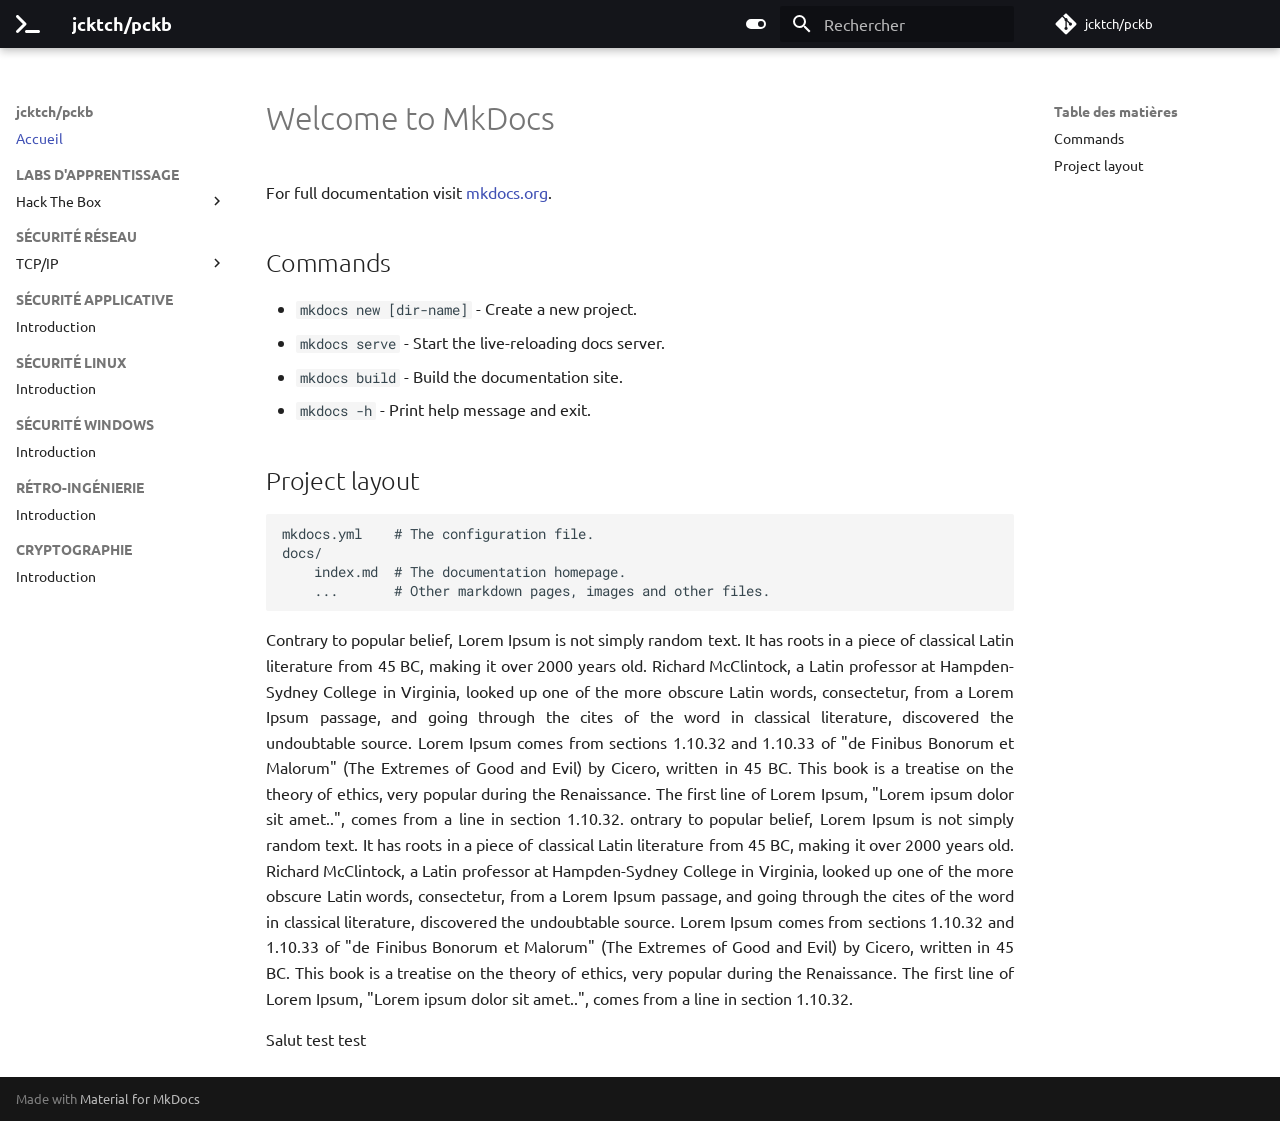
<file: index.html>
<!doctype html>
<html lang="fr" class="no-js">
  <head>
    
      <meta charset="utf-8">
      <meta name="viewport" content="width=device-width,initial-scale=1">
      
      
      
        <link rel="canonical" href="https://mydomain.org/mysite/">
      
      
      
        <link rel="next" href="01_labs_app/htb/machine/">
      
      
        
      
      
      <link rel="icon" href="assets/images/favicon.png">
      <meta name="generator" content="mkdocs-1.6.1, mkdocs-material-9.7.7">
    
    
      
        <title>jcktch/pckb</title>
      
    
    
      <link rel="stylesheet" href="assets/stylesheets/main.ec1eaa64.min.css">
      
        
        <link rel="stylesheet" href="assets/stylesheets/palette.ab4e12ef.min.css">
      
      


    
    
      
    
    
      
        
        
        <link rel="preconnect" href="https://fonts.gstatic.com" crossorigin>
        <link rel="stylesheet" href="https://fonts.googleapis.com/css?family=Ubuntu:300,300i,400,400i,700,700i%7CRoboto+Mono:400,400i,700,700i&display=fallback">
        <style>:root{--md-text-font:"Ubuntu";--md-code-font:"Roboto Mono"}</style>
      
    
    
      <link rel="stylesheet" href="stylesheets/extra.css">
    
    <script>__md_scope=new URL(".",location),__md_hash=e=>[...e].reduce(((e,_)=>(e<<5)-e+_.charCodeAt(0)),0),__md_get=(e,_=localStorage,t=__md_scope)=>JSON.parse(_.getItem(t.pathname+"."+e)),__md_set=(e,_,t=localStorage,a=__md_scope)=>{try{t.setItem(a.pathname+"."+e,JSON.stringify(_))}catch(e){}}</script>
    
      

    
    
  </head>
  
  
    
    
      
    
    
    
    
    <body dir="ltr" data-md-color-scheme="default" data-md-color-primary="black" data-md-color-accent="light-blue">
  
    
    <input class="md-toggle" data-md-toggle="drawer" type="checkbox" id="__drawer" autocomplete="off">
    <input class="md-toggle" data-md-toggle="search" type="checkbox" id="__search" autocomplete="off">
    <label class="md-overlay" for="__drawer"></label>
    <div data-md-component="skip">
      
        
        <a href="#welcome-to-mkdocs" class="md-skip">
          Aller au contenu
        </a>
      
    </div>
    <div data-md-component="announce">
      
    </div>
    
    
      

  

<header class="md-header md-header--shadow" data-md-component="header">
  <nav class="md-header__inner md-grid" aria-label="En-tête">
    <a href="." title="jcktch/pckb" class="md-header__button md-logo" aria-label="jcktch/pckb" data-md-component="logo">
      
  
  <svg xmlns="http://www.w3.org/2000/svg" viewBox="0 0 512 512"><!--! Font Awesome Free 7.1.0 by @fontawesome - https://fontawesome.com License - https://fontawesome.com/license/free (Icons: CC BY 4.0, Fonts: SIL OFL 1.1, Code: MIT License) Copyright 2025 Fonticons, Inc.--><path d="M9.4 118.6c-12.5-12.5-12.5-32.8 0-45.3s32.8-12.5 45.3 0l160 160c12.5 12.5 12.5 32.8 0 45.3l-160 160c-12.5 12.5-32.8 12.5-45.3 0s-12.5-32.8 0-45.3L146.7 256zM224 384h256c17.7 0 32 14.3 32 32s-14.3 32-32 32H224c-17.7 0-32-14.3-32-32s14.3-32 32-32"/></svg>

    </a>
    <label class="md-header__button md-icon" for="__drawer">
      
      <svg xmlns="http://www.w3.org/2000/svg" viewBox="0 0 24 24"><path d="M3 6h18v2H3zm0 5h18v2H3zm0 5h18v2H3z"/></svg>
    </label>
    <div class="md-header__title" data-md-component="header-title">
      <div class="md-header__ellipsis">
        <div class="md-header__topic">
          <span class="md-ellipsis">
            jcktch/pckb
          </span>
        </div>
        <div class="md-header__topic" data-md-component="header-topic">
          <span class="md-ellipsis">
            
              Accueil
            
          </span>
        </div>
      </div>
    </div>
    
      
        <form class="md-header__option" data-md-component="palette">
  
    
    
    
    <input class="md-option" data-md-color-media="" data-md-color-scheme="default" data-md-color-primary="black" data-md-color-accent="light-blue"  aria-label="Basculer en mode sombre"  type="radio" name="__palette" id="__palette_0">
    
      <label class="md-header__button md-icon" title="Basculer en mode sombre" for="__palette_1" hidden>
        <svg xmlns="http://www.w3.org/2000/svg" viewBox="0 0 24 24"><path d="M17 7H7a5 5 0 0 0-5 5 5 5 0 0 0 5 5h10a5 5 0 0 0 5-5 5 5 0 0 0-5-5m0 8a3 3 0 0 1-3-3 3 3 0 0 1 3-3 3 3 0 0 1 3 3 3 3 0 0 1-3 3"/></svg>
      </label>
    
  
    
    
    
    <input class="md-option" data-md-color-media="" data-md-color-scheme="slate" data-md-color-primary="black" data-md-color-accent="light-blue"  aria-label="Basculer en mode clair"  type="radio" name="__palette" id="__palette_1">
    
      <label class="md-header__button md-icon" title="Basculer en mode clair" for="__palette_0" hidden>
        <svg xmlns="http://www.w3.org/2000/svg" viewBox="0 0 24 24"><path d="M17 6H7c-3.31 0-6 2.69-6 6s2.69 6 6 6h10c3.31 0 6-2.69 6-6s-2.69-6-6-6m0 10H7c-2.21 0-4-1.79-4-4s1.79-4 4-4h10c2.21 0 4 1.79 4 4s-1.79 4-4 4M7 9c-1.66 0-3 1.34-3 3s1.34 3 3 3 3-1.34 3-3-1.34-3-3-3"/></svg>
      </label>
    
  
</form>
      
    
    
      <script>var palette=__md_get("__palette");if(palette&&palette.color){if("(prefers-color-scheme)"===palette.color.media){var media=matchMedia("(prefers-color-scheme: light)"),input=document.querySelector(media.matches?"[data-md-color-media='(prefers-color-scheme: light)']":"[data-md-color-media='(prefers-color-scheme: dark)']");palette.color.media=input.getAttribute("data-md-color-media"),palette.color.scheme=input.getAttribute("data-md-color-scheme"),palette.color.primary=input.getAttribute("data-md-color-primary"),palette.color.accent=input.getAttribute("data-md-color-accent")}for(var[key,value]of Object.entries(palette.color))document.body.setAttribute("data-md-color-"+key,value)}</script>
    
    
    
      
      
        <label class="md-header__button md-icon" for="__search">
          
          <svg xmlns="http://www.w3.org/2000/svg" viewBox="0 0 24 24"><path d="M9.5 3A6.5 6.5 0 0 1 16 9.5c0 1.61-.59 3.09-1.56 4.23l.27.27h.79l5 5-1.5 1.5-5-5v-.79l-.27-.27A6.52 6.52 0 0 1 9.5 16 6.5 6.5 0 0 1 3 9.5 6.5 6.5 0 0 1 9.5 3m0 2C7 5 5 7 5 9.5S7 14 9.5 14 14 12 14 9.5 12 5 9.5 5"/></svg>
        </label>
        <div class="md-search" data-md-component="search" role="dialog">
  <label class="md-search__overlay" for="__search"></label>
  <div class="md-search__inner" role="search">
    <form class="md-search__form" name="search">
      <input type="text" class="md-search__input" name="query" aria-label="Rechercher" placeholder="Rechercher" autocapitalize="off" autocorrect="off" autocomplete="off" spellcheck="false" data-md-component="search-query" required>
      <label class="md-search__icon md-icon" for="__search">
        
        <svg xmlns="http://www.w3.org/2000/svg" viewBox="0 0 24 24"><path d="M9.5 3A6.5 6.5 0 0 1 16 9.5c0 1.61-.59 3.09-1.56 4.23l.27.27h.79l5 5-1.5 1.5-5-5v-.79l-.27-.27A6.52 6.52 0 0 1 9.5 16 6.5 6.5 0 0 1 3 9.5 6.5 6.5 0 0 1 9.5 3m0 2C7 5 5 7 5 9.5S7 14 9.5 14 14 12 14 9.5 12 5 9.5 5"/></svg>
        
        <svg xmlns="http://www.w3.org/2000/svg" viewBox="0 0 24 24"><path d="M20 11v2H8l5.5 5.5-1.42 1.42L4.16 12l7.92-7.92L13.5 5.5 8 11z"/></svg>
      </label>
      <nav class="md-search__options" aria-label="Recherche">
        
        <button type="reset" class="md-search__icon md-icon" title="Effacer" aria-label="Effacer" tabindex="-1">
          
          <svg xmlns="http://www.w3.org/2000/svg" viewBox="0 0 24 24"><path d="M19 6.41 17.59 5 12 10.59 6.41 5 5 6.41 10.59 12 5 17.59 6.41 19 12 13.41 17.59 19 19 17.59 13.41 12z"/></svg>
        </button>
      </nav>
      
        <div class="md-search__suggest" data-md-component="search-suggest"></div>
      
    </form>
    <div class="md-search__output">
      <div class="md-search__scrollwrap" tabindex="0" data-md-scrollfix>
        <div class="md-search-result" data-md-component="search-result">
          <div class="md-search-result__meta">
            Initialisation de la recherche
          </div>
          <ol class="md-search-result__list" role="presentation"></ol>
        </div>
      </div>
    </div>
  </div>
</div>
      
    
    
      <div class="md-header__source">
        <a href="https://github.com/jcktch/pckb.git" title="Aller au dépôt" class="md-source" data-md-component="source">
  <div class="md-source__icon md-icon">
    
    <svg xmlns="http://www.w3.org/2000/svg" viewBox="0 0 448 512"><!--! Font Awesome Free 7.1.0 by @fontawesome - https://fontawesome.com License - https://fontawesome.com/license/free (Icons: CC BY 4.0, Fonts: SIL OFL 1.1, Code: MIT License) Copyright 2025 Fonticons, Inc.--><path d="M439.6 236.1 244 40.5c-5.4-5.5-12.8-8.5-20.4-8.5s-15 3-20.4 8.4L162.5 81l51.5 51.5c27.1-9.1 52.7 16.8 43.4 43.7l49.7 49.7c34.2-11.8 61.2 31 35.5 56.7-26.5 26.5-70.2-2.9-56-37.3L240.3 199v121.9c25.3 12.5 22.3 41.8 9.1 55-6.4 6.4-15.2 10.1-24.3 10.1s-17.8-3.6-24.3-10.1c-17.6-17.6-11.1-46.9 11.2-56v-123c-20.8-8.5-24.6-30.7-18.6-45L142.6 101 8.5 235.1C3 240.6 0 247.9 0 255.5s3 15 8.5 20.4l195.6 195.7c5.4 5.4 12.7 8.4 20.4 8.4s15-3 20.4-8.4l194.7-194.7c5.4-5.4 8.4-12.8 8.4-20.4s-3-15-8.4-20.4"/></svg>
  </div>
  <div class="md-source__repository">
    jcktch/pckb
  </div>
</a>
      </div>
    
  </nav>
  
</header>
    
    <div class="md-container" data-md-component="container">
      
      
        
          
        
      
      <main class="md-main" data-md-component="main">
        <div class="md-main__inner md-grid">
          
            
              
              <div class="md-sidebar md-sidebar--primary" data-md-component="sidebar" data-md-type="navigation" >
                <div class="md-sidebar__scrollwrap">
                  <div class="md-sidebar__inner">
                    



<nav class="md-nav md-nav--primary" aria-label="Navigation" data-md-level="0">
  <label class="md-nav__title" for="__drawer">
    <a href="." title="jcktch/pckb" class="md-nav__button md-logo" aria-label="jcktch/pckb" data-md-component="logo">
      
  
  <svg xmlns="http://www.w3.org/2000/svg" viewBox="0 0 512 512"><!--! Font Awesome Free 7.1.0 by @fontawesome - https://fontawesome.com License - https://fontawesome.com/license/free (Icons: CC BY 4.0, Fonts: SIL OFL 1.1, Code: MIT License) Copyright 2025 Fonticons, Inc.--><path d="M9.4 118.6c-12.5-12.5-12.5-32.8 0-45.3s32.8-12.5 45.3 0l160 160c12.5 12.5 12.5 32.8 0 45.3l-160 160c-12.5 12.5-32.8 12.5-45.3 0s-12.5-32.8 0-45.3L146.7 256zM224 384h256c17.7 0 32 14.3 32 32s-14.3 32-32 32H224c-17.7 0-32-14.3-32-32s14.3-32 32-32"/></svg>

    </a>
    jcktch/pckb
  </label>
  
    <div class="md-nav__source">
      <a href="https://github.com/jcktch/pckb.git" title="Aller au dépôt" class="md-source" data-md-component="source">
  <div class="md-source__icon md-icon">
    
    <svg xmlns="http://www.w3.org/2000/svg" viewBox="0 0 448 512"><!--! Font Awesome Free 7.1.0 by @fontawesome - https://fontawesome.com License - https://fontawesome.com/license/free (Icons: CC BY 4.0, Fonts: SIL OFL 1.1, Code: MIT License) Copyright 2025 Fonticons, Inc.--><path d="M439.6 236.1 244 40.5c-5.4-5.5-12.8-8.5-20.4-8.5s-15 3-20.4 8.4L162.5 81l51.5 51.5c27.1-9.1 52.7 16.8 43.4 43.7l49.7 49.7c34.2-11.8 61.2 31 35.5 56.7-26.5 26.5-70.2-2.9-56-37.3L240.3 199v121.9c25.3 12.5 22.3 41.8 9.1 55-6.4 6.4-15.2 10.1-24.3 10.1s-17.8-3.6-24.3-10.1c-17.6-17.6-11.1-46.9 11.2-56v-123c-20.8-8.5-24.6-30.7-18.6-45L142.6 101 8.5 235.1C3 240.6 0 247.9 0 255.5s3 15 8.5 20.4l195.6 195.7c5.4 5.4 12.7 8.4 20.4 8.4s15-3 20.4-8.4l194.7-194.7c5.4-5.4 8.4-12.8 8.4-20.4s-3-15-8.4-20.4"/></svg>
  </div>
  <div class="md-source__repository">
    jcktch/pckb
  </div>
</a>
    </div>
  
  <ul class="md-nav__list" data-md-scrollfix>
    
      
      
  
  
    
  
  
  
    <li class="md-nav__item md-nav__item--active">
      
      <input class="md-nav__toggle md-toggle" type="checkbox" id="__toc">
      
      
        
      
      
        <label class="md-nav__link md-nav__link--active" for="__toc">
          
  
  
  <span class="md-ellipsis">
    
  
    Accueil
  

    
  </span>
  
  

          <span class="md-nav__icon md-icon"></span>
        </label>
      
      <a href="." class="md-nav__link md-nav__link--active">
        
  
  
  <span class="md-ellipsis">
    
  
    Accueil
  

    
  </span>
  
  

      </a>
      
        

<nav class="md-nav md-nav--secondary" aria-label="Table des matières">
  
  
  
    
  
  
    <label class="md-nav__title" for="__toc">
      <span class="md-nav__icon md-icon"></span>
      Table des matières
    </label>
    <ul class="md-nav__list" data-md-component="toc" data-md-scrollfix>
      
        <li class="md-nav__item">
  <a href="#commands" class="md-nav__link">
    <span class="md-ellipsis">
      
        Commands
      
    </span>
  </a>
  
</li>
      
        <li class="md-nav__item">
  <a href="#project-layout" class="md-nav__link">
    <span class="md-ellipsis">
      
        Project layout
      
    </span>
  </a>
  
</li>
      
    </ul>
  
</nav>
      
    </li>
  

    
      
      
  
  
  
  
    
    
    
    
      
        
        
      
    
    
    <li class="md-nav__item md-nav__item--section md-nav__item--nested">
      
        
        
        <input class="md-nav__toggle md-toggle " type="checkbox" id="__nav_2" >
        
          
          <label class="md-nav__link" for="__nav_2" id="__nav_2_label" tabindex="">
            
  
  
  <span class="md-ellipsis">
    
  
    LABS D'APPRENTISSAGE
  

    
  </span>
  
  

            <span class="md-nav__icon md-icon"></span>
          </label>
        
        <nav class="md-nav" data-md-level="1" aria-labelledby="__nav_2_label" aria-expanded="false">
          <label class="md-nav__title" for="__nav_2">
            <span class="md-nav__icon md-icon"></span>
            
  
    LABS D'APPRENTISSAGE
  

          </label>
          <ul class="md-nav__list" data-md-scrollfix>
            
              
                
  
  
  
  
    
    
    
    
      
    
    
    <li class="md-nav__item md-nav__item--nested">
      
        
        
        <input class="md-nav__toggle md-toggle " type="checkbox" id="__nav_2_1" >
        
          
          <label class="md-nav__link" for="__nav_2_1" id="__nav_2_1_label" tabindex="0">
            
  
  
  <span class="md-ellipsis">
    
  
    Hack The Box
  

    
  </span>
  
  

            <span class="md-nav__icon md-icon"></span>
          </label>
        
        <nav class="md-nav" data-md-level="2" aria-labelledby="__nav_2_1_label" aria-expanded="false">
          <label class="md-nav__title" for="__nav_2_1">
            <span class="md-nav__icon md-icon"></span>
            
  
    Hack The Box
  

          </label>
          <ul class="md-nav__list" data-md-scrollfix>
            
              
                
  
  
  
  
    <li class="md-nav__item">
      <a href="01_labs_app/htb/machine/" class="md-nav__link">
        
  
  
  <span class="md-ellipsis">
    
  
    Test
  

    
  </span>
  
  

      </a>
    </li>
  

              
            
          </ul>
        </nav>
      
    </li>
  

              
            
          </ul>
        </nav>
      
    </li>
  

    
      
      
  
  
  
  
    
    
    
    
      
        
        
      
    
    
    <li class="md-nav__item md-nav__item--section md-nav__item--nested">
      
        
        
        <input class="md-nav__toggle md-toggle " type="checkbox" id="__nav_3" >
        
          
          <label class="md-nav__link" for="__nav_3" id="__nav_3_label" tabindex="">
            
  
  
  <span class="md-ellipsis">
    
  
    SÉCURITÉ RÉSEAU
  

    
  </span>
  
  

            <span class="md-nav__icon md-icon"></span>
          </label>
        
        <nav class="md-nav" data-md-level="1" aria-labelledby="__nav_3_label" aria-expanded="false">
          <label class="md-nav__title" for="__nav_3">
            <span class="md-nav__icon md-icon"></span>
            
  
    SÉCURITÉ RÉSEAU
  

          </label>
          <ul class="md-nav__list" data-md-scrollfix>
            
              
                
  
  
  
  
    
    
    
    
      
    
    
    <li class="md-nav__item md-nav__item--nested">
      
        
        
        <input class="md-nav__toggle md-toggle " type="checkbox" id="__nav_3_1" >
        
          
          <label class="md-nav__link" for="__nav_3_1" id="__nav_3_1_label" tabindex="0">
            
  
  
  <span class="md-ellipsis">
    
  
    TCP/IP
  

    
  </span>
  
  

            <span class="md-nav__icon md-icon"></span>
          </label>
        
        <nav class="md-nav" data-md-level="2" aria-labelledby="__nav_3_1_label" aria-expanded="false">
          <label class="md-nav__title" for="__nav_3_1">
            <span class="md-nav__icon md-icon"></span>
            
  
    TCP/IP
  

          </label>
          <ul class="md-nav__list" data-md-scrollfix>
            
              
                
  
  
  
  
    <li class="md-nav__item">
      <a href="02_sec_res/ftp/ftp/" class="md-nav__link">
        
  
  
  <span class="md-ellipsis">
    
  
    FTP
  

    
  </span>
  
  

      </a>
    </li>
  

              
            
          </ul>
        </nav>
      
    </li>
  

              
            
          </ul>
        </nav>
      
    </li>
  

    
      
      
  
  
  
  
    
    
    
    
      
        
        
      
    
    
    <li class="md-nav__item md-nav__item--section md-nav__item--nested">
      
        
        
        <input class="md-nav__toggle md-toggle " type="checkbox" id="__nav_4" >
        
          
          <label class="md-nav__link" for="__nav_4" id="__nav_4_label" tabindex="">
            
  
  
  <span class="md-ellipsis">
    
  
    SÉCURITÉ APPLICATIVE
  

    
  </span>
  
  

            <span class="md-nav__icon md-icon"></span>
          </label>
        
        <nav class="md-nav" data-md-level="1" aria-labelledby="__nav_4_label" aria-expanded="false">
          <label class="md-nav__title" for="__nav_4">
            <span class="md-nav__icon md-icon"></span>
            
  
    SÉCURITÉ APPLICATIVE
  

          </label>
          <ul class="md-nav__list" data-md-scrollfix>
            
              
                
  
  
  
  
    <li class="md-nav__item">
      <a href="03_sec_app/" class="md-nav__link">
        
  
  
  <span class="md-ellipsis">
    
  
    Introduction
  

    
  </span>
  
  

      </a>
    </li>
  

              
            
          </ul>
        </nav>
      
    </li>
  

    
      
      
  
  
  
  
    
    
    
    
      
        
        
      
    
    
    <li class="md-nav__item md-nav__item--section md-nav__item--nested">
      
        
        
        <input class="md-nav__toggle md-toggle " type="checkbox" id="__nav_5" >
        
          
          <label class="md-nav__link" for="__nav_5" id="__nav_5_label" tabindex="">
            
  
  
  <span class="md-ellipsis">
    
  
    SÉCURITÉ LINUX
  

    
  </span>
  
  

            <span class="md-nav__icon md-icon"></span>
          </label>
        
        <nav class="md-nav" data-md-level="1" aria-labelledby="__nav_5_label" aria-expanded="false">
          <label class="md-nav__title" for="__nav_5">
            <span class="md-nav__icon md-icon"></span>
            
  
    SÉCURITÉ LINUX
  

          </label>
          <ul class="md-nav__list" data-md-scrollfix>
            
              
                
  
  
  
  
    <li class="md-nav__item">
      <a href="04_sec_lin/" class="md-nav__link">
        
  
  
  <span class="md-ellipsis">
    
  
    Introduction
  

    
  </span>
  
  

      </a>
    </li>
  

              
            
          </ul>
        </nav>
      
    </li>
  

    
      
      
  
  
  
  
    
    
    
    
      
        
        
      
    
    
    <li class="md-nav__item md-nav__item--section md-nav__item--nested">
      
        
        
        <input class="md-nav__toggle md-toggle " type="checkbox" id="__nav_6" >
        
          
          <label class="md-nav__link" for="__nav_6" id="__nav_6_label" tabindex="">
            
  
  
  <span class="md-ellipsis">
    
  
    SÉCURITÉ WINDOWS
  

    
  </span>
  
  

            <span class="md-nav__icon md-icon"></span>
          </label>
        
        <nav class="md-nav" data-md-level="1" aria-labelledby="__nav_6_label" aria-expanded="false">
          <label class="md-nav__title" for="__nav_6">
            <span class="md-nav__icon md-icon"></span>
            
  
    SÉCURITÉ WINDOWS
  

          </label>
          <ul class="md-nav__list" data-md-scrollfix>
            
              
                
  
  
  
  
    <li class="md-nav__item">
      <a href="05_sec_win/" class="md-nav__link">
        
  
  
  <span class="md-ellipsis">
    
  
    Introduction
  

    
  </span>
  
  

      </a>
    </li>
  

              
            
          </ul>
        </nav>
      
    </li>
  

    
      
      
  
  
  
  
    
    
    
    
      
        
        
      
    
    
    <li class="md-nav__item md-nav__item--section md-nav__item--nested">
      
        
        
        <input class="md-nav__toggle md-toggle " type="checkbox" id="__nav_7" >
        
          
          <label class="md-nav__link" for="__nav_7" id="__nav_7_label" tabindex="">
            
  
  
  <span class="md-ellipsis">
    
  
    RÉTRO-INGÉNIERIE
  

    
  </span>
  
  

            <span class="md-nav__icon md-icon"></span>
          </label>
        
        <nav class="md-nav" data-md-level="1" aria-labelledby="__nav_7_label" aria-expanded="false">
          <label class="md-nav__title" for="__nav_7">
            <span class="md-nav__icon md-icon"></span>
            
  
    RÉTRO-INGÉNIERIE
  

          </label>
          <ul class="md-nav__list" data-md-scrollfix>
            
              
                
  
  
  
  
    <li class="md-nav__item">
      <a href="06_ret_ing/" class="md-nav__link">
        
  
  
  <span class="md-ellipsis">
    
  
    Introduction
  

    
  </span>
  
  

      </a>
    </li>
  

              
            
          </ul>
        </nav>
      
    </li>
  

    
      
      
  
  
  
  
    
    
    
    
      
        
        
      
    
    
    <li class="md-nav__item md-nav__item--section md-nav__item--nested">
      
        
        
        <input class="md-nav__toggle md-toggle " type="checkbox" id="__nav_8" >
        
          
          <label class="md-nav__link" for="__nav_8" id="__nav_8_label" tabindex="">
            
  
  
  <span class="md-ellipsis">
    
  
    CRYPTOGRAPHIE
  

    
  </span>
  
  

            <span class="md-nav__icon md-icon"></span>
          </label>
        
        <nav class="md-nav" data-md-level="1" aria-labelledby="__nav_8_label" aria-expanded="false">
          <label class="md-nav__title" for="__nav_8">
            <span class="md-nav__icon md-icon"></span>
            
  
    CRYPTOGRAPHIE
  

          </label>
          <ul class="md-nav__list" data-md-scrollfix>
            
              
                
  
  
  
  
    <li class="md-nav__item">
      <a href="07_crypto/" class="md-nav__link">
        
  
  
  <span class="md-ellipsis">
    
  
    Introduction
  

    
  </span>
  
  

      </a>
    </li>
  

              
            
          </ul>
        </nav>
      
    </li>
  

    
  </ul>
</nav>
                  </div>
                </div>
              </div>
            
            
              
              <div class="md-sidebar md-sidebar--secondary" data-md-component="sidebar" data-md-type="toc" >
                <div class="md-sidebar__scrollwrap">
                  <div class="md-sidebar__inner">
                    

<nav class="md-nav md-nav--secondary" aria-label="Table des matières">
  
  
  
    
  
  
    <label class="md-nav__title" for="__toc">
      <span class="md-nav__icon md-icon"></span>
      Table des matières
    </label>
    <ul class="md-nav__list" data-md-component="toc" data-md-scrollfix>
      
        <li class="md-nav__item">
  <a href="#commands" class="md-nav__link">
    <span class="md-ellipsis">
      
        Commands
      
    </span>
  </a>
  
</li>
      
        <li class="md-nav__item">
  <a href="#project-layout" class="md-nav__link">
    <span class="md-ellipsis">
      
        Project layout
      
    </span>
  </a>
  
</li>
      
    </ul>
  
</nav>
                  </div>
                </div>
              </div>
            
          
          
            <div class="md-content" data-md-component="content">
              
              <article class="md-content__inner md-typeset">
                
                  


  
  


<h1 id="welcome-to-mkdocs">Welcome to MkDocs</h1>
<p>For full documentation visit <a href="https://www.mkdocs.org">mkdocs.org</a>.</p>
<h2 id="commands">Commands</h2>
<ul>
<li><code>mkdocs new [dir-name]</code> - Create a new project.</li>
<li><code>mkdocs serve</code> - Start the live-reloading docs server.</li>
<li><code>mkdocs build</code> - Build the documentation site.</li>
<li><code>mkdocs -h</code> - Print help message and exit.</li>
</ul>
<h2 id="project-layout">Project layout</h2>
<pre><code>mkdocs.yml    # The configuration file.
docs/
    index.md  # The documentation homepage.
    ...       # Other markdown pages, images and other files.
</code></pre>
<p>Contrary to popular belief, Lorem Ipsum is not simply random text. It has roots in a piece of classical Latin literature from 45 BC, making it over 2000 years old. Richard McClintock, a Latin professor at Hampden-Sydney College in Virginia, looked up one of the more obscure Latin words, consectetur, from a Lorem Ipsum passage, and going through the cites of the word in classical literature, discovered the undoubtable source. Lorem Ipsum comes from sections 1.10.32 and 1.10.33 of "de Finibus Bonorum et Malorum" (The Extremes of Good and Evil) by Cicero, written in 45 BC. This book is a treatise on the theory of ethics, very popular during the Renaissance. The first line of Lorem Ipsum, "Lorem ipsum dolor sit amet..", comes from a line in section 1.10.32. ontrary to popular belief, Lorem Ipsum is not simply random text. It has roots in a piece of classical Latin literature from 45 BC, making it over 2000 years old. Richard McClintock, a Latin professor at Hampden-Sydney College in Virginia, looked up one of the more obscure Latin words, consectetur, from a Lorem Ipsum passage, and going through the cites of the word in classical literature, discovered the undoubtable source. Lorem Ipsum comes from sections 1.10.32 and 1.10.33 of "de Finibus Bonorum et Malorum" (The Extremes of Good and Evil) by Cicero, written in 45 BC. This book is a treatise on the theory of ethics, very popular during the Renaissance. The first line of Lorem Ipsum, "Lorem ipsum dolor sit amet..", comes from a line in section 1.10.32.</p>
<p>Salut test test</p>












                
              </article>
            </div>
          
          
<script>var target=document.getElementById(location.hash.slice(1));target&&target.name&&(target.checked=target.name.startsWith("__tabbed_"))</script>
        </div>
        
      </main>
      
        <footer class="md-footer">
  
  <div class="md-footer-meta md-typeset">
    <div class="md-footer-meta__inner md-grid">
      <div class="md-copyright">
  
  
    Made with
    <a href="https://squidfunk.github.io/mkdocs-material/" target="_blank" rel="noopener">
      Material for MkDocs
    </a>
  
</div>
      
    </div>
  </div>
</footer>
      
    </div>
    <div class="md-dialog" data-md-component="dialog">
      <div class="md-dialog__inner md-typeset"></div>
    </div>
    
    
    
      
      
      <script id="__config" type="application/json">{"annotate": null, "base": ".", "features": ["navigation.sections", "search.suggest", "search.highlight"], "search": "assets/javascripts/workers/search.2c215733.min.js", "tags": null, "translations": {"clipboard.copied": "Copi\u00e9 dans le presse-papier", "clipboard.copy": "Copier dans le presse-papier", "search.result.more.one": "1 de plus sur cette page", "search.result.more.other": "# de plus sur cette page", "search.result.none": "Aucun document trouv\u00e9", "search.result.one": "1 document trouv\u00e9", "search.result.other": "# documents trouv\u00e9s", "search.result.placeholder": "Taper pour d\u00e9marrer la recherche", "search.result.term.missing": "Non trouv\u00e9", "select.version": "S\u00e9lectionner la version"}, "version": null}</script>
    
    
      <script src="assets/javascripts/bundle.d7400e89.min.js"></script>
      
    
  </body>
</html>
</file>
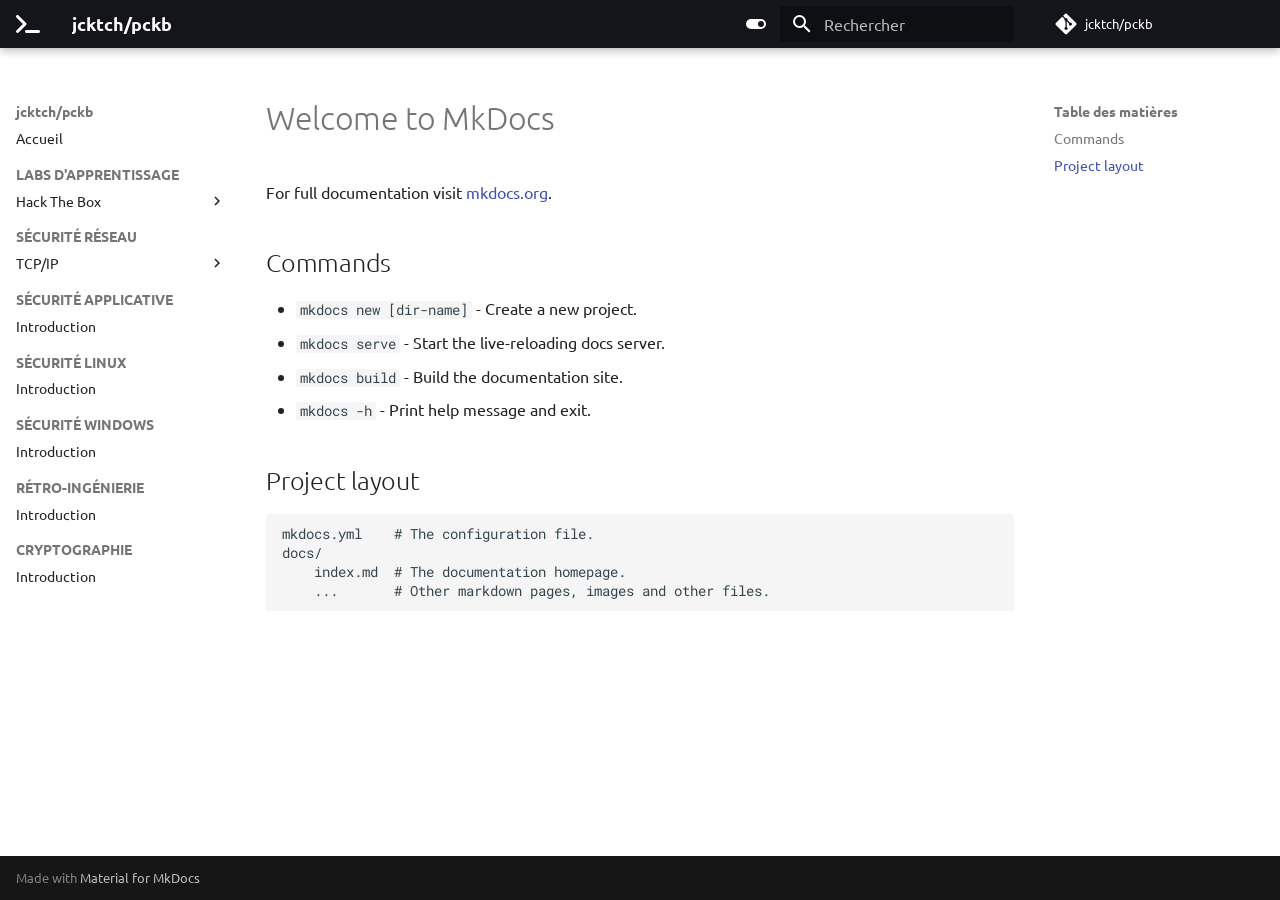
<file: 02_sec_res/index.html>
<!doctype html>
<html lang="fr" class="no-js">
  <head>
    
      <meta charset="utf-8">
      <meta name="viewport" content="width=device-width,initial-scale=1">
      
      
      
        <link rel="canonical" href="https://mydomain.org/mysite/02_sec_res/">
      
      
      
      
        
      
      
      <link rel="icon" href="../assets/images/favicon.png">
      <meta name="generator" content="mkdocs-1.6.1, mkdocs-material-9.7.7">
    
    
      
        <title>Welcome to MkDocs - jcktch/pckb</title>
      
    
    
      <link rel="stylesheet" href="../assets/stylesheets/main.ec1eaa64.min.css">
      
        
        <link rel="stylesheet" href="../assets/stylesheets/palette.ab4e12ef.min.css">
      
      


    
    
      
    
    
      
        
        
        <link rel="preconnect" href="https://fonts.gstatic.com" crossorigin>
        <link rel="stylesheet" href="https://fonts.googleapis.com/css?family=Ubuntu:300,300i,400,400i,700,700i%7CRoboto+Mono:400,400i,700,700i&display=fallback">
        <style>:root{--md-text-font:"Ubuntu";--md-code-font:"Roboto Mono"}</style>
      
    
    
      <link rel="stylesheet" href="../stylesheets/extra.css">
    
    <script>__md_scope=new URL("..",location),__md_hash=e=>[...e].reduce(((e,_)=>(e<<5)-e+_.charCodeAt(0)),0),__md_get=(e,_=localStorage,t=__md_scope)=>JSON.parse(_.getItem(t.pathname+"."+e)),__md_set=(e,_,t=localStorage,a=__md_scope)=>{try{t.setItem(a.pathname+"."+e,JSON.stringify(_))}catch(e){}}</script>
    
      

    
    
  </head>
  
  
    
    
      
    
    
    
    
    <body dir="ltr" data-md-color-scheme="default" data-md-color-primary="black" data-md-color-accent="light-blue">
  
    
    <input class="md-toggle" data-md-toggle="drawer" type="checkbox" id="__drawer" autocomplete="off">
    <input class="md-toggle" data-md-toggle="search" type="checkbox" id="__search" autocomplete="off">
    <label class="md-overlay" for="__drawer"></label>
    <div data-md-component="skip">
      
        
        <a href="#welcome-to-mkdocs" class="md-skip">
          Aller au contenu
        </a>
      
    </div>
    <div data-md-component="announce">
      
    </div>
    
    
      

  

<header class="md-header md-header--shadow" data-md-component="header">
  <nav class="md-header__inner md-grid" aria-label="En-tête">
    <a href=".." title="jcktch/pckb" class="md-header__button md-logo" aria-label="jcktch/pckb" data-md-component="logo">
      
  
  <svg xmlns="http://www.w3.org/2000/svg" viewBox="0 0 512 512"><!--! Font Awesome Free 7.1.0 by @fontawesome - https://fontawesome.com License - https://fontawesome.com/license/free (Icons: CC BY 4.0, Fonts: SIL OFL 1.1, Code: MIT License) Copyright 2025 Fonticons, Inc.--><path d="M9.4 118.6c-12.5-12.5-12.5-32.8 0-45.3s32.8-12.5 45.3 0l160 160c12.5 12.5 12.5 32.8 0 45.3l-160 160c-12.5 12.5-32.8 12.5-45.3 0s-12.5-32.8 0-45.3L146.7 256zM224 384h256c17.7 0 32 14.3 32 32s-14.3 32-32 32H224c-17.7 0-32-14.3-32-32s14.3-32 32-32"/></svg>

    </a>
    <label class="md-header__button md-icon" for="__drawer">
      
      <svg xmlns="http://www.w3.org/2000/svg" viewBox="0 0 24 24"><path d="M3 6h18v2H3zm0 5h18v2H3zm0 5h18v2H3z"/></svg>
    </label>
    <div class="md-header__title" data-md-component="header-title">
      <div class="md-header__ellipsis">
        <div class="md-header__topic">
          <span class="md-ellipsis">
            jcktch/pckb
          </span>
        </div>
        <div class="md-header__topic" data-md-component="header-topic">
          <span class="md-ellipsis">
            
              Welcome to MkDocs
            
          </span>
        </div>
      </div>
    </div>
    
      
        <form class="md-header__option" data-md-component="palette">
  
    
    
    
    <input class="md-option" data-md-color-media="" data-md-color-scheme="default" data-md-color-primary="black" data-md-color-accent="light-blue"  aria-label="Basculer en mode sombre"  type="radio" name="__palette" id="__palette_0">
    
      <label class="md-header__button md-icon" title="Basculer en mode sombre" for="__palette_1" hidden>
        <svg xmlns="http://www.w3.org/2000/svg" viewBox="0 0 24 24"><path d="M17 7H7a5 5 0 0 0-5 5 5 5 0 0 0 5 5h10a5 5 0 0 0 5-5 5 5 0 0 0-5-5m0 8a3 3 0 0 1-3-3 3 3 0 0 1 3-3 3 3 0 0 1 3 3 3 3 0 0 1-3 3"/></svg>
      </label>
    
  
    
    
    
    <input class="md-option" data-md-color-media="" data-md-color-scheme="slate" data-md-color-primary="black" data-md-color-accent="light-blue"  aria-label="Basculer en mode clair"  type="radio" name="__palette" id="__palette_1">
    
      <label class="md-header__button md-icon" title="Basculer en mode clair" for="__palette_0" hidden>
        <svg xmlns="http://www.w3.org/2000/svg" viewBox="0 0 24 24"><path d="M17 6H7c-3.31 0-6 2.69-6 6s2.69 6 6 6h10c3.31 0 6-2.69 6-6s-2.69-6-6-6m0 10H7c-2.21 0-4-1.79-4-4s1.79-4 4-4h10c2.21 0 4 1.79 4 4s-1.79 4-4 4M7 9c-1.66 0-3 1.34-3 3s1.34 3 3 3 3-1.34 3-3-1.34-3-3-3"/></svg>
      </label>
    
  
</form>
      
    
    
      <script>var palette=__md_get("__palette");if(palette&&palette.color){if("(prefers-color-scheme)"===palette.color.media){var media=matchMedia("(prefers-color-scheme: light)"),input=document.querySelector(media.matches?"[data-md-color-media='(prefers-color-scheme: light)']":"[data-md-color-media='(prefers-color-scheme: dark)']");palette.color.media=input.getAttribute("data-md-color-media"),palette.color.scheme=input.getAttribute("data-md-color-scheme"),palette.color.primary=input.getAttribute("data-md-color-primary"),palette.color.accent=input.getAttribute("data-md-color-accent")}for(var[key,value]of Object.entries(palette.color))document.body.setAttribute("data-md-color-"+key,value)}</script>
    
    
    
      
      
        <label class="md-header__button md-icon" for="__search">
          
          <svg xmlns="http://www.w3.org/2000/svg" viewBox="0 0 24 24"><path d="M9.5 3A6.5 6.5 0 0 1 16 9.5c0 1.61-.59 3.09-1.56 4.23l.27.27h.79l5 5-1.5 1.5-5-5v-.79l-.27-.27A6.52 6.52 0 0 1 9.5 16 6.5 6.5 0 0 1 3 9.5 6.5 6.5 0 0 1 9.5 3m0 2C7 5 5 7 5 9.5S7 14 9.5 14 14 12 14 9.5 12 5 9.5 5"/></svg>
        </label>
        <div class="md-search" data-md-component="search" role="dialog">
  <label class="md-search__overlay" for="__search"></label>
  <div class="md-search__inner" role="search">
    <form class="md-search__form" name="search">
      <input type="text" class="md-search__input" name="query" aria-label="Rechercher" placeholder="Rechercher" autocapitalize="off" autocorrect="off" autocomplete="off" spellcheck="false" data-md-component="search-query" required>
      <label class="md-search__icon md-icon" for="__search">
        
        <svg xmlns="http://www.w3.org/2000/svg" viewBox="0 0 24 24"><path d="M9.5 3A6.5 6.5 0 0 1 16 9.5c0 1.61-.59 3.09-1.56 4.23l.27.27h.79l5 5-1.5 1.5-5-5v-.79l-.27-.27A6.52 6.52 0 0 1 9.5 16 6.5 6.5 0 0 1 3 9.5 6.5 6.5 0 0 1 9.5 3m0 2C7 5 5 7 5 9.5S7 14 9.5 14 14 12 14 9.5 12 5 9.5 5"/></svg>
        
        <svg xmlns="http://www.w3.org/2000/svg" viewBox="0 0 24 24"><path d="M20 11v2H8l5.5 5.5-1.42 1.42L4.16 12l7.92-7.92L13.5 5.5 8 11z"/></svg>
      </label>
      <nav class="md-search__options" aria-label="Recherche">
        
        <button type="reset" class="md-search__icon md-icon" title="Effacer" aria-label="Effacer" tabindex="-1">
          
          <svg xmlns="http://www.w3.org/2000/svg" viewBox="0 0 24 24"><path d="M19 6.41 17.59 5 12 10.59 6.41 5 5 6.41 10.59 12 5 17.59 6.41 19 12 13.41 17.59 19 19 17.59 13.41 12z"/></svg>
        </button>
      </nav>
      
        <div class="md-search__suggest" data-md-component="search-suggest"></div>
      
    </form>
    <div class="md-search__output">
      <div class="md-search__scrollwrap" tabindex="0" data-md-scrollfix>
        <div class="md-search-result" data-md-component="search-result">
          <div class="md-search-result__meta">
            Initialisation de la recherche
          </div>
          <ol class="md-search-result__list" role="presentation"></ol>
        </div>
      </div>
    </div>
  </div>
</div>
      
    
    
      <div class="md-header__source">
        <a href="https://github.com/jcktch/pckb.git" title="Aller au dépôt" class="md-source" data-md-component="source">
  <div class="md-source__icon md-icon">
    
    <svg xmlns="http://www.w3.org/2000/svg" viewBox="0 0 448 512"><!--! Font Awesome Free 7.1.0 by @fontawesome - https://fontawesome.com License - https://fontawesome.com/license/free (Icons: CC BY 4.0, Fonts: SIL OFL 1.1, Code: MIT License) Copyright 2025 Fonticons, Inc.--><path d="M439.6 236.1 244 40.5c-5.4-5.5-12.8-8.5-20.4-8.5s-15 3-20.4 8.4L162.5 81l51.5 51.5c27.1-9.1 52.7 16.8 43.4 43.7l49.7 49.7c34.2-11.8 61.2 31 35.5 56.7-26.5 26.5-70.2-2.9-56-37.3L240.3 199v121.9c25.3 12.5 22.3 41.8 9.1 55-6.4 6.4-15.2 10.1-24.3 10.1s-17.8-3.6-24.3-10.1c-17.6-17.6-11.1-46.9 11.2-56v-123c-20.8-8.5-24.6-30.7-18.6-45L142.6 101 8.5 235.1C3 240.6 0 247.9 0 255.5s3 15 8.5 20.4l195.6 195.7c5.4 5.4 12.7 8.4 20.4 8.4s15-3 20.4-8.4l194.7-194.7c5.4-5.4 8.4-12.8 8.4-20.4s-3-15-8.4-20.4"/></svg>
  </div>
  <div class="md-source__repository">
    jcktch/pckb
  </div>
</a>
      </div>
    
  </nav>
  
</header>
    
    <div class="md-container" data-md-component="container">
      
      
        
          
        
      
      <main class="md-main" data-md-component="main">
        <div class="md-main__inner md-grid">
          
            
              
              <div class="md-sidebar md-sidebar--primary" data-md-component="sidebar" data-md-type="navigation" >
                <div class="md-sidebar__scrollwrap">
                  <div class="md-sidebar__inner">
                    



<nav class="md-nav md-nav--primary" aria-label="Navigation" data-md-level="0">
  <label class="md-nav__title" for="__drawer">
    <a href=".." title="jcktch/pckb" class="md-nav__button md-logo" aria-label="jcktch/pckb" data-md-component="logo">
      
  
  <svg xmlns="http://www.w3.org/2000/svg" viewBox="0 0 512 512"><!--! Font Awesome Free 7.1.0 by @fontawesome - https://fontawesome.com License - https://fontawesome.com/license/free (Icons: CC BY 4.0, Fonts: SIL OFL 1.1, Code: MIT License) Copyright 2025 Fonticons, Inc.--><path d="M9.4 118.6c-12.5-12.5-12.5-32.8 0-45.3s32.8-12.5 45.3 0l160 160c12.5 12.5 12.5 32.8 0 45.3l-160 160c-12.5 12.5-32.8 12.5-45.3 0s-12.5-32.8 0-45.3L146.7 256zM224 384h256c17.7 0 32 14.3 32 32s-14.3 32-32 32H224c-17.7 0-32-14.3-32-32s14.3-32 32-32"/></svg>

    </a>
    jcktch/pckb
  </label>
  
    <div class="md-nav__source">
      <a href="https://github.com/jcktch/pckb.git" title="Aller au dépôt" class="md-source" data-md-component="source">
  <div class="md-source__icon md-icon">
    
    <svg xmlns="http://www.w3.org/2000/svg" viewBox="0 0 448 512"><!--! Font Awesome Free 7.1.0 by @fontawesome - https://fontawesome.com License - https://fontawesome.com/license/free (Icons: CC BY 4.0, Fonts: SIL OFL 1.1, Code: MIT License) Copyright 2025 Fonticons, Inc.--><path d="M439.6 236.1 244 40.5c-5.4-5.5-12.8-8.5-20.4-8.5s-15 3-20.4 8.4L162.5 81l51.5 51.5c27.1-9.1 52.7 16.8 43.4 43.7l49.7 49.7c34.2-11.8 61.2 31 35.5 56.7-26.5 26.5-70.2-2.9-56-37.3L240.3 199v121.9c25.3 12.5 22.3 41.8 9.1 55-6.4 6.4-15.2 10.1-24.3 10.1s-17.8-3.6-24.3-10.1c-17.6-17.6-11.1-46.9 11.2-56v-123c-20.8-8.5-24.6-30.7-18.6-45L142.6 101 8.5 235.1C3 240.6 0 247.9 0 255.5s3 15 8.5 20.4l195.6 195.7c5.4 5.4 12.7 8.4 20.4 8.4s15-3 20.4-8.4l194.7-194.7c5.4-5.4 8.4-12.8 8.4-20.4s-3-15-8.4-20.4"/></svg>
  </div>
  <div class="md-source__repository">
    jcktch/pckb
  </div>
</a>
    </div>
  
  <ul class="md-nav__list" data-md-scrollfix>
    
      
      
  
  
  
  
    <li class="md-nav__item">
      <a href=".." class="md-nav__link">
        
  
  
  <span class="md-ellipsis">
    
  
    Accueil
  

    
  </span>
  
  

      </a>
    </li>
  

    
      
      
  
  
  
  
    
    
    
    
      
        
        
      
    
    
    <li class="md-nav__item md-nav__item--section md-nav__item--nested">
      
        
        
        <input class="md-nav__toggle md-toggle " type="checkbox" id="__nav_2" >
        
          
          <label class="md-nav__link" for="__nav_2" id="__nav_2_label" tabindex="">
            
  
  
  <span class="md-ellipsis">
    
  
    LABS D'APPRENTISSAGE
  

    
  </span>
  
  

            <span class="md-nav__icon md-icon"></span>
          </label>
        
        <nav class="md-nav" data-md-level="1" aria-labelledby="__nav_2_label" aria-expanded="false">
          <label class="md-nav__title" for="__nav_2">
            <span class="md-nav__icon md-icon"></span>
            
  
    LABS D'APPRENTISSAGE
  

          </label>
          <ul class="md-nav__list" data-md-scrollfix>
            
              
                
  
  
  
  
    
    
    
    
      
    
    
    <li class="md-nav__item md-nav__item--nested">
      
        
        
        <input class="md-nav__toggle md-toggle " type="checkbox" id="__nav_2_1" >
        
          
          <label class="md-nav__link" for="__nav_2_1" id="__nav_2_1_label" tabindex="0">
            
  
  
  <span class="md-ellipsis">
    
  
    Hack The Box
  

    
  </span>
  
  

            <span class="md-nav__icon md-icon"></span>
          </label>
        
        <nav class="md-nav" data-md-level="2" aria-labelledby="__nav_2_1_label" aria-expanded="false">
          <label class="md-nav__title" for="__nav_2_1">
            <span class="md-nav__icon md-icon"></span>
            
  
    Hack The Box
  

          </label>
          <ul class="md-nav__list" data-md-scrollfix>
            
              
                
  
  
  
  
    <li class="md-nav__item">
      <a href="../01_labs_app/htb/machine/" class="md-nav__link">
        
  
  
  <span class="md-ellipsis">
    
  
    Test
  

    
  </span>
  
  

      </a>
    </li>
  

              
            
          </ul>
        </nav>
      
    </li>
  

              
            
          </ul>
        </nav>
      
    </li>
  

    
      
      
  
  
  
  
    
    
    
    
      
        
        
      
    
    
    <li class="md-nav__item md-nav__item--section md-nav__item--nested">
      
        
        
        <input class="md-nav__toggle md-toggle " type="checkbox" id="__nav_3" >
        
          
          <label class="md-nav__link" for="__nav_3" id="__nav_3_label" tabindex="">
            
  
  
  <span class="md-ellipsis">
    
  
    SÉCURITÉ RÉSEAU
  

    
  </span>
  
  

            <span class="md-nav__icon md-icon"></span>
          </label>
        
        <nav class="md-nav" data-md-level="1" aria-labelledby="__nav_3_label" aria-expanded="false">
          <label class="md-nav__title" for="__nav_3">
            <span class="md-nav__icon md-icon"></span>
            
  
    SÉCURITÉ RÉSEAU
  

          </label>
          <ul class="md-nav__list" data-md-scrollfix>
            
              
                
  
  
  
  
    
    
    
    
      
    
    
    <li class="md-nav__item md-nav__item--nested">
      
        
        
        <input class="md-nav__toggle md-toggle " type="checkbox" id="__nav_3_1" >
        
          
          <label class="md-nav__link" for="__nav_3_1" id="__nav_3_1_label" tabindex="0">
            
  
  
  <span class="md-ellipsis">
    
  
    TCP/IP
  

    
  </span>
  
  

            <span class="md-nav__icon md-icon"></span>
          </label>
        
        <nav class="md-nav" data-md-level="2" aria-labelledby="__nav_3_1_label" aria-expanded="false">
          <label class="md-nav__title" for="__nav_3_1">
            <span class="md-nav__icon md-icon"></span>
            
  
    TCP/IP
  

          </label>
          <ul class="md-nav__list" data-md-scrollfix>
            
              
                
  
  
  
  
    <li class="md-nav__item">
      <a href="ftp/ftp/" class="md-nav__link">
        
  
  
  <span class="md-ellipsis">
    
  
    FTP
  

    
  </span>
  
  

      </a>
    </li>
  

              
            
          </ul>
        </nav>
      
    </li>
  

              
            
          </ul>
        </nav>
      
    </li>
  

    
      
      
  
  
  
  
    
    
    
    
      
        
        
      
    
    
    <li class="md-nav__item md-nav__item--section md-nav__item--nested">
      
        
        
        <input class="md-nav__toggle md-toggle " type="checkbox" id="__nav_4" >
        
          
          <label class="md-nav__link" for="__nav_4" id="__nav_4_label" tabindex="">
            
  
  
  <span class="md-ellipsis">
    
  
    SÉCURITÉ APPLICATIVE
  

    
  </span>
  
  

            <span class="md-nav__icon md-icon"></span>
          </label>
        
        <nav class="md-nav" data-md-level="1" aria-labelledby="__nav_4_label" aria-expanded="false">
          <label class="md-nav__title" for="__nav_4">
            <span class="md-nav__icon md-icon"></span>
            
  
    SÉCURITÉ APPLICATIVE
  

          </label>
          <ul class="md-nav__list" data-md-scrollfix>
            
              
                
  
  
  
  
    <li class="md-nav__item">
      <a href="../03_sec_app/" class="md-nav__link">
        
  
  
  <span class="md-ellipsis">
    
  
    Introduction
  

    
  </span>
  
  

      </a>
    </li>
  

              
            
          </ul>
        </nav>
      
    </li>
  

    
      
      
  
  
  
  
    
    
    
    
      
        
        
      
    
    
    <li class="md-nav__item md-nav__item--section md-nav__item--nested">
      
        
        
        <input class="md-nav__toggle md-toggle " type="checkbox" id="__nav_5" >
        
          
          <label class="md-nav__link" for="__nav_5" id="__nav_5_label" tabindex="">
            
  
  
  <span class="md-ellipsis">
    
  
    SÉCURITÉ LINUX
  

    
  </span>
  
  

            <span class="md-nav__icon md-icon"></span>
          </label>
        
        <nav class="md-nav" data-md-level="1" aria-labelledby="__nav_5_label" aria-expanded="false">
          <label class="md-nav__title" for="__nav_5">
            <span class="md-nav__icon md-icon"></span>
            
  
    SÉCURITÉ LINUX
  

          </label>
          <ul class="md-nav__list" data-md-scrollfix>
            
              
                
  
  
  
  
    <li class="md-nav__item">
      <a href="../04_sec_lin/" class="md-nav__link">
        
  
  
  <span class="md-ellipsis">
    
  
    Introduction
  

    
  </span>
  
  

      </a>
    </li>
  

              
            
          </ul>
        </nav>
      
    </li>
  

    
      
      
  
  
  
  
    
    
    
    
      
        
        
      
    
    
    <li class="md-nav__item md-nav__item--section md-nav__item--nested">
      
        
        
        <input class="md-nav__toggle md-toggle " type="checkbox" id="__nav_6" >
        
          
          <label class="md-nav__link" for="__nav_6" id="__nav_6_label" tabindex="">
            
  
  
  <span class="md-ellipsis">
    
  
    SÉCURITÉ WINDOWS
  

    
  </span>
  
  

            <span class="md-nav__icon md-icon"></span>
          </label>
        
        <nav class="md-nav" data-md-level="1" aria-labelledby="__nav_6_label" aria-expanded="false">
          <label class="md-nav__title" for="__nav_6">
            <span class="md-nav__icon md-icon"></span>
            
  
    SÉCURITÉ WINDOWS
  

          </label>
          <ul class="md-nav__list" data-md-scrollfix>
            
              
                
  
  
  
  
    <li class="md-nav__item">
      <a href="../05_sec_win/" class="md-nav__link">
        
  
  
  <span class="md-ellipsis">
    
  
    Introduction
  

    
  </span>
  
  

      </a>
    </li>
  

              
            
          </ul>
        </nav>
      
    </li>
  

    
      
      
  
  
  
  
    
    
    
    
      
        
        
      
    
    
    <li class="md-nav__item md-nav__item--section md-nav__item--nested">
      
        
        
        <input class="md-nav__toggle md-toggle " type="checkbox" id="__nav_7" >
        
          
          <label class="md-nav__link" for="__nav_7" id="__nav_7_label" tabindex="">
            
  
  
  <span class="md-ellipsis">
    
  
    RÉTRO-INGÉNIERIE
  

    
  </span>
  
  

            <span class="md-nav__icon md-icon"></span>
          </label>
        
        <nav class="md-nav" data-md-level="1" aria-labelledby="__nav_7_label" aria-expanded="false">
          <label class="md-nav__title" for="__nav_7">
            <span class="md-nav__icon md-icon"></span>
            
  
    RÉTRO-INGÉNIERIE
  

          </label>
          <ul class="md-nav__list" data-md-scrollfix>
            
              
                
  
  
  
  
    <li class="md-nav__item">
      <a href="../06_ret_ing/" class="md-nav__link">
        
  
  
  <span class="md-ellipsis">
    
  
    Introduction
  

    
  </span>
  
  

      </a>
    </li>
  

              
            
          </ul>
        </nav>
      
    </li>
  

    
      
      
  
  
  
  
    
    
    
    
      
        
        
      
    
    
    <li class="md-nav__item md-nav__item--section md-nav__item--nested">
      
        
        
        <input class="md-nav__toggle md-toggle " type="checkbox" id="__nav_8" >
        
          
          <label class="md-nav__link" for="__nav_8" id="__nav_8_label" tabindex="">
            
  
  
  <span class="md-ellipsis">
    
  
    CRYPTOGRAPHIE
  

    
  </span>
  
  

            <span class="md-nav__icon md-icon"></span>
          </label>
        
        <nav class="md-nav" data-md-level="1" aria-labelledby="__nav_8_label" aria-expanded="false">
          <label class="md-nav__title" for="__nav_8">
            <span class="md-nav__icon md-icon"></span>
            
  
    CRYPTOGRAPHIE
  

          </label>
          <ul class="md-nav__list" data-md-scrollfix>
            
              
                
  
  
  
  
    <li class="md-nav__item">
      <a href="../07_crypto/" class="md-nav__link">
        
  
  
  <span class="md-ellipsis">
    
  
    Introduction
  

    
  </span>
  
  

      </a>
    </li>
  

              
            
          </ul>
        </nav>
      
    </li>
  

    
  </ul>
</nav>
                  </div>
                </div>
              </div>
            
            
              
              <div class="md-sidebar md-sidebar--secondary" data-md-component="sidebar" data-md-type="toc" >
                <div class="md-sidebar__scrollwrap">
                  <div class="md-sidebar__inner">
                    

<nav class="md-nav md-nav--secondary" aria-label="Table des matières">
  
  
  
    
  
  
    <label class="md-nav__title" for="__toc">
      <span class="md-nav__icon md-icon"></span>
      Table des matières
    </label>
    <ul class="md-nav__list" data-md-component="toc" data-md-scrollfix>
      
        <li class="md-nav__item">
  <a href="#commands" class="md-nav__link">
    <span class="md-ellipsis">
      
        Commands
      
    </span>
  </a>
  
</li>
      
        <li class="md-nav__item">
  <a href="#project-layout" class="md-nav__link">
    <span class="md-ellipsis">
      
        Project layout
      
    </span>
  </a>
  
</li>
      
    </ul>
  
</nav>
                  </div>
                </div>
              </div>
            
          
          
            <div class="md-content" data-md-component="content">
              
              <article class="md-content__inner md-typeset">
                
                  


  
  


<h1 id="welcome-to-mkdocs">Welcome to MkDocs</h1>
<p>For full documentation visit <a href="https://www.mkdocs.org">mkdocs.org</a>.</p>
<h2 id="commands">Commands</h2>
<ul>
<li><code>mkdocs new [dir-name]</code> - Create a new project.</li>
<li><code>mkdocs serve</code> - Start the live-reloading docs server.</li>
<li><code>mkdocs build</code> - Build the documentation site.</li>
<li><code>mkdocs -h</code> - Print help message and exit.</li>
</ul>
<h2 id="project-layout">Project layout</h2>
<pre><code>mkdocs.yml    # The configuration file.
docs/
    index.md  # The documentation homepage.
    ...       # Other markdown pages, images and other files.
</code></pre>












                
              </article>
            </div>
          
          
<script>var target=document.getElementById(location.hash.slice(1));target&&target.name&&(target.checked=target.name.startsWith("__tabbed_"))</script>
        </div>
        
      </main>
      
        <footer class="md-footer">
  
  <div class="md-footer-meta md-typeset">
    <div class="md-footer-meta__inner md-grid">
      <div class="md-copyright">
  
  
    Made with
    <a href="https://squidfunk.github.io/mkdocs-material/" target="_blank" rel="noopener">
      Material for MkDocs
    </a>
  
</div>
      
    </div>
  </div>
</footer>
      
    </div>
    <div class="md-dialog" data-md-component="dialog">
      <div class="md-dialog__inner md-typeset"></div>
    </div>
    
    
    
      
      
      <script id="__config" type="application/json">{"annotate": null, "base": "..", "features": ["navigation.sections", "search.suggest", "search.highlight"], "search": "../assets/javascripts/workers/search.2c215733.min.js", "tags": null, "translations": {"clipboard.copied": "Copi\u00e9 dans le presse-papier", "clipboard.copy": "Copier dans le presse-papier", "search.result.more.one": "1 de plus sur cette page", "search.result.more.other": "# de plus sur cette page", "search.result.none": "Aucun document trouv\u00e9", "search.result.one": "1 document trouv\u00e9", "search.result.other": "# documents trouv\u00e9s", "search.result.placeholder": "Taper pour d\u00e9marrer la recherche", "search.result.term.missing": "Non trouv\u00e9", "select.version": "S\u00e9lectionner la version"}, "version": null}</script>
    
    
      <script src="../assets/javascripts/bundle.d7400e89.min.js"></script>
      
    
  </body>
</html>
</file>
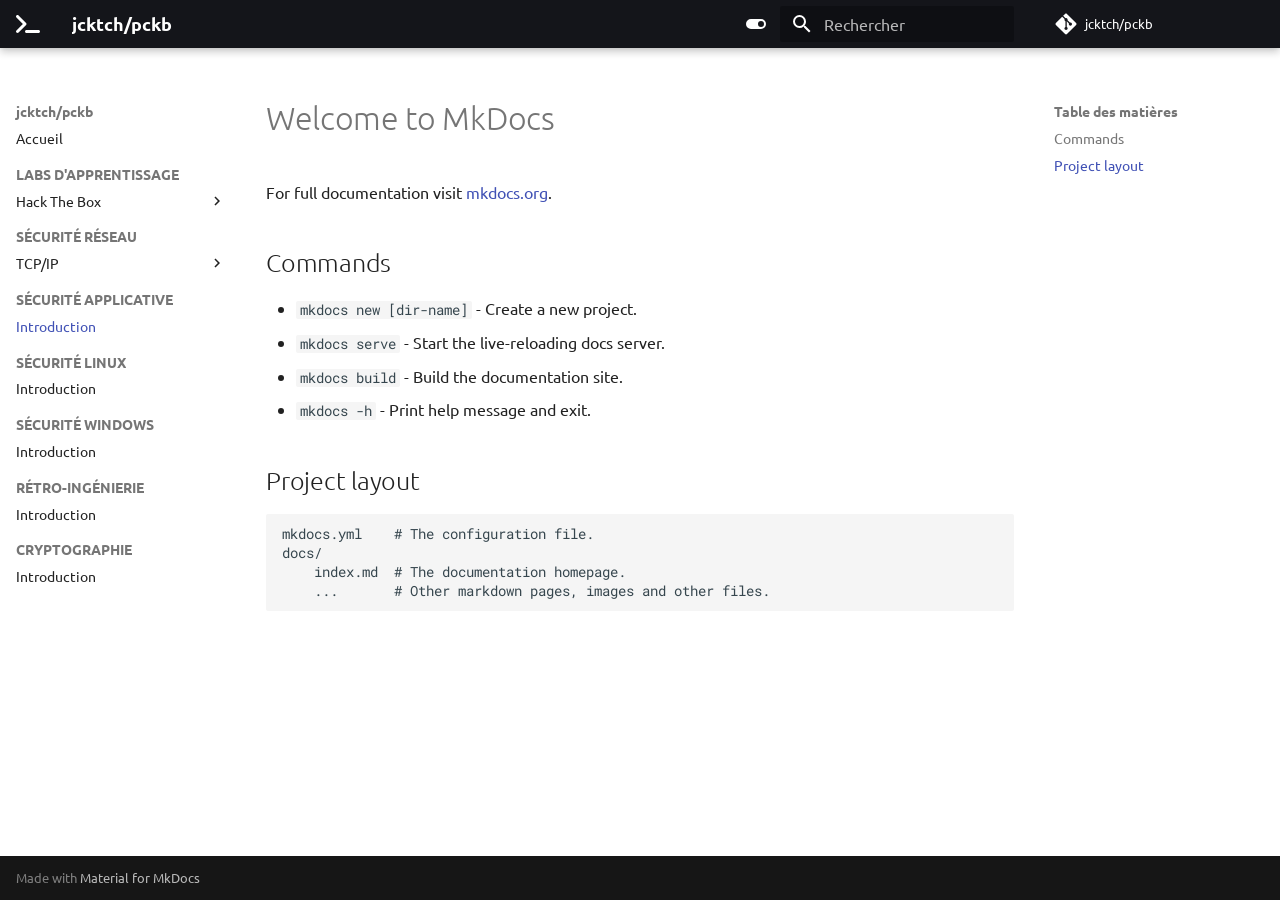
<file: 03_sec_app/index.html>
<!doctype html>
<html lang="fr" class="no-js">
  <head>
    
      <meta charset="utf-8">
      <meta name="viewport" content="width=device-width,initial-scale=1">
      
      
      
        <link rel="canonical" href="https://mydomain.org/mysite/03_sec_app/">
      
      
        <link rel="prev" href="../02_sec_res/ftp/ftp/">
      
      
        <link rel="next" href="../04_sec_lin/">
      
      
        
      
      
      <link rel="icon" href="../assets/images/favicon.png">
      <meta name="generator" content="mkdocs-1.6.1, mkdocs-material-9.7.7">
    
    
      
        <title>Introduction - jcktch/pckb</title>
      
    
    
      <link rel="stylesheet" href="../assets/stylesheets/main.ec1eaa64.min.css">
      
        
        <link rel="stylesheet" href="../assets/stylesheets/palette.ab4e12ef.min.css">
      
      


    
    
      
    
    
      
        
        
        <link rel="preconnect" href="https://fonts.gstatic.com" crossorigin>
        <link rel="stylesheet" href="https://fonts.googleapis.com/css?family=Ubuntu:300,300i,400,400i,700,700i%7CRoboto+Mono:400,400i,700,700i&display=fallback">
        <style>:root{--md-text-font:"Ubuntu";--md-code-font:"Roboto Mono"}</style>
      
    
    
      <link rel="stylesheet" href="../stylesheets/extra.css">
    
    <script>__md_scope=new URL("..",location),__md_hash=e=>[...e].reduce(((e,_)=>(e<<5)-e+_.charCodeAt(0)),0),__md_get=(e,_=localStorage,t=__md_scope)=>JSON.parse(_.getItem(t.pathname+"."+e)),__md_set=(e,_,t=localStorage,a=__md_scope)=>{try{t.setItem(a.pathname+"."+e,JSON.stringify(_))}catch(e){}}</script>
    
      

    
    
  </head>
  
  
    
    
      
    
    
    
    
    <body dir="ltr" data-md-color-scheme="default" data-md-color-primary="black" data-md-color-accent="light-blue">
  
    
    <input class="md-toggle" data-md-toggle="drawer" type="checkbox" id="__drawer" autocomplete="off">
    <input class="md-toggle" data-md-toggle="search" type="checkbox" id="__search" autocomplete="off">
    <label class="md-overlay" for="__drawer"></label>
    <div data-md-component="skip">
      
        
        <a href="#welcome-to-mkdocs" class="md-skip">
          Aller au contenu
        </a>
      
    </div>
    <div data-md-component="announce">
      
    </div>
    
    
      

  

<header class="md-header md-header--shadow" data-md-component="header">
  <nav class="md-header__inner md-grid" aria-label="En-tête">
    <a href=".." title="jcktch/pckb" class="md-header__button md-logo" aria-label="jcktch/pckb" data-md-component="logo">
      
  
  <svg xmlns="http://www.w3.org/2000/svg" viewBox="0 0 512 512"><!--! Font Awesome Free 7.1.0 by @fontawesome - https://fontawesome.com License - https://fontawesome.com/license/free (Icons: CC BY 4.0, Fonts: SIL OFL 1.1, Code: MIT License) Copyright 2025 Fonticons, Inc.--><path d="M9.4 118.6c-12.5-12.5-12.5-32.8 0-45.3s32.8-12.5 45.3 0l160 160c12.5 12.5 12.5 32.8 0 45.3l-160 160c-12.5 12.5-32.8 12.5-45.3 0s-12.5-32.8 0-45.3L146.7 256zM224 384h256c17.7 0 32 14.3 32 32s-14.3 32-32 32H224c-17.7 0-32-14.3-32-32s14.3-32 32-32"/></svg>

    </a>
    <label class="md-header__button md-icon" for="__drawer">
      
      <svg xmlns="http://www.w3.org/2000/svg" viewBox="0 0 24 24"><path d="M3 6h18v2H3zm0 5h18v2H3zm0 5h18v2H3z"/></svg>
    </label>
    <div class="md-header__title" data-md-component="header-title">
      <div class="md-header__ellipsis">
        <div class="md-header__topic">
          <span class="md-ellipsis">
            jcktch/pckb
          </span>
        </div>
        <div class="md-header__topic" data-md-component="header-topic">
          <span class="md-ellipsis">
            
              Introduction
            
          </span>
        </div>
      </div>
    </div>
    
      
        <form class="md-header__option" data-md-component="palette">
  
    
    
    
    <input class="md-option" data-md-color-media="" data-md-color-scheme="default" data-md-color-primary="black" data-md-color-accent="light-blue"  aria-label="Basculer en mode sombre"  type="radio" name="__palette" id="__palette_0">
    
      <label class="md-header__button md-icon" title="Basculer en mode sombre" for="__palette_1" hidden>
        <svg xmlns="http://www.w3.org/2000/svg" viewBox="0 0 24 24"><path d="M17 7H7a5 5 0 0 0-5 5 5 5 0 0 0 5 5h10a5 5 0 0 0 5-5 5 5 0 0 0-5-5m0 8a3 3 0 0 1-3-3 3 3 0 0 1 3-3 3 3 0 0 1 3 3 3 3 0 0 1-3 3"/></svg>
      </label>
    
  
    
    
    
    <input class="md-option" data-md-color-media="" data-md-color-scheme="slate" data-md-color-primary="black" data-md-color-accent="light-blue"  aria-label="Basculer en mode clair"  type="radio" name="__palette" id="__palette_1">
    
      <label class="md-header__button md-icon" title="Basculer en mode clair" for="__palette_0" hidden>
        <svg xmlns="http://www.w3.org/2000/svg" viewBox="0 0 24 24"><path d="M17 6H7c-3.31 0-6 2.69-6 6s2.69 6 6 6h10c3.31 0 6-2.69 6-6s-2.69-6-6-6m0 10H7c-2.21 0-4-1.79-4-4s1.79-4 4-4h10c2.21 0 4 1.79 4 4s-1.79 4-4 4M7 9c-1.66 0-3 1.34-3 3s1.34 3 3 3 3-1.34 3-3-1.34-3-3-3"/></svg>
      </label>
    
  
</form>
      
    
    
      <script>var palette=__md_get("__palette");if(palette&&palette.color){if("(prefers-color-scheme)"===palette.color.media){var media=matchMedia("(prefers-color-scheme: light)"),input=document.querySelector(media.matches?"[data-md-color-media='(prefers-color-scheme: light)']":"[data-md-color-media='(prefers-color-scheme: dark)']");palette.color.media=input.getAttribute("data-md-color-media"),palette.color.scheme=input.getAttribute("data-md-color-scheme"),palette.color.primary=input.getAttribute("data-md-color-primary"),palette.color.accent=input.getAttribute("data-md-color-accent")}for(var[key,value]of Object.entries(palette.color))document.body.setAttribute("data-md-color-"+key,value)}</script>
    
    
    
      
      
        <label class="md-header__button md-icon" for="__search">
          
          <svg xmlns="http://www.w3.org/2000/svg" viewBox="0 0 24 24"><path d="M9.5 3A6.5 6.5 0 0 1 16 9.5c0 1.61-.59 3.09-1.56 4.23l.27.27h.79l5 5-1.5 1.5-5-5v-.79l-.27-.27A6.52 6.52 0 0 1 9.5 16 6.5 6.5 0 0 1 3 9.5 6.5 6.5 0 0 1 9.5 3m0 2C7 5 5 7 5 9.5S7 14 9.5 14 14 12 14 9.5 12 5 9.5 5"/></svg>
        </label>
        <div class="md-search" data-md-component="search" role="dialog">
  <label class="md-search__overlay" for="__search"></label>
  <div class="md-search__inner" role="search">
    <form class="md-search__form" name="search">
      <input type="text" class="md-search__input" name="query" aria-label="Rechercher" placeholder="Rechercher" autocapitalize="off" autocorrect="off" autocomplete="off" spellcheck="false" data-md-component="search-query" required>
      <label class="md-search__icon md-icon" for="__search">
        
        <svg xmlns="http://www.w3.org/2000/svg" viewBox="0 0 24 24"><path d="M9.5 3A6.5 6.5 0 0 1 16 9.5c0 1.61-.59 3.09-1.56 4.23l.27.27h.79l5 5-1.5 1.5-5-5v-.79l-.27-.27A6.52 6.52 0 0 1 9.5 16 6.5 6.5 0 0 1 3 9.5 6.5 6.5 0 0 1 9.5 3m0 2C7 5 5 7 5 9.5S7 14 9.5 14 14 12 14 9.5 12 5 9.5 5"/></svg>
        
        <svg xmlns="http://www.w3.org/2000/svg" viewBox="0 0 24 24"><path d="M20 11v2H8l5.5 5.5-1.42 1.42L4.16 12l7.92-7.92L13.5 5.5 8 11z"/></svg>
      </label>
      <nav class="md-search__options" aria-label="Recherche">
        
        <button type="reset" class="md-search__icon md-icon" title="Effacer" aria-label="Effacer" tabindex="-1">
          
          <svg xmlns="http://www.w3.org/2000/svg" viewBox="0 0 24 24"><path d="M19 6.41 17.59 5 12 10.59 6.41 5 5 6.41 10.59 12 5 17.59 6.41 19 12 13.41 17.59 19 19 17.59 13.41 12z"/></svg>
        </button>
      </nav>
      
        <div class="md-search__suggest" data-md-component="search-suggest"></div>
      
    </form>
    <div class="md-search__output">
      <div class="md-search__scrollwrap" tabindex="0" data-md-scrollfix>
        <div class="md-search-result" data-md-component="search-result">
          <div class="md-search-result__meta">
            Initialisation de la recherche
          </div>
          <ol class="md-search-result__list" role="presentation"></ol>
        </div>
      </div>
    </div>
  </div>
</div>
      
    
    
      <div class="md-header__source">
        <a href="https://github.com/jcktch/pckb.git" title="Aller au dépôt" class="md-source" data-md-component="source">
  <div class="md-source__icon md-icon">
    
    <svg xmlns="http://www.w3.org/2000/svg" viewBox="0 0 448 512"><!--! Font Awesome Free 7.1.0 by @fontawesome - https://fontawesome.com License - https://fontawesome.com/license/free (Icons: CC BY 4.0, Fonts: SIL OFL 1.1, Code: MIT License) Copyright 2025 Fonticons, Inc.--><path d="M439.6 236.1 244 40.5c-5.4-5.5-12.8-8.5-20.4-8.5s-15 3-20.4 8.4L162.5 81l51.5 51.5c27.1-9.1 52.7 16.8 43.4 43.7l49.7 49.7c34.2-11.8 61.2 31 35.5 56.7-26.5 26.5-70.2-2.9-56-37.3L240.3 199v121.9c25.3 12.5 22.3 41.8 9.1 55-6.4 6.4-15.2 10.1-24.3 10.1s-17.8-3.6-24.3-10.1c-17.6-17.6-11.1-46.9 11.2-56v-123c-20.8-8.5-24.6-30.7-18.6-45L142.6 101 8.5 235.1C3 240.6 0 247.9 0 255.5s3 15 8.5 20.4l195.6 195.7c5.4 5.4 12.7 8.4 20.4 8.4s15-3 20.4-8.4l194.7-194.7c5.4-5.4 8.4-12.8 8.4-20.4s-3-15-8.4-20.4"/></svg>
  </div>
  <div class="md-source__repository">
    jcktch/pckb
  </div>
</a>
      </div>
    
  </nav>
  
</header>
    
    <div class="md-container" data-md-component="container">
      
      
        
          
        
      
      <main class="md-main" data-md-component="main">
        <div class="md-main__inner md-grid">
          
            
              
              <div class="md-sidebar md-sidebar--primary" data-md-component="sidebar" data-md-type="navigation" >
                <div class="md-sidebar__scrollwrap">
                  <div class="md-sidebar__inner">
                    



<nav class="md-nav md-nav--primary" aria-label="Navigation" data-md-level="0">
  <label class="md-nav__title" for="__drawer">
    <a href=".." title="jcktch/pckb" class="md-nav__button md-logo" aria-label="jcktch/pckb" data-md-component="logo">
      
  
  <svg xmlns="http://www.w3.org/2000/svg" viewBox="0 0 512 512"><!--! Font Awesome Free 7.1.0 by @fontawesome - https://fontawesome.com License - https://fontawesome.com/license/free (Icons: CC BY 4.0, Fonts: SIL OFL 1.1, Code: MIT License) Copyright 2025 Fonticons, Inc.--><path d="M9.4 118.6c-12.5-12.5-12.5-32.8 0-45.3s32.8-12.5 45.3 0l160 160c12.5 12.5 12.5 32.8 0 45.3l-160 160c-12.5 12.5-32.8 12.5-45.3 0s-12.5-32.8 0-45.3L146.7 256zM224 384h256c17.7 0 32 14.3 32 32s-14.3 32-32 32H224c-17.7 0-32-14.3-32-32s14.3-32 32-32"/></svg>

    </a>
    jcktch/pckb
  </label>
  
    <div class="md-nav__source">
      <a href="https://github.com/jcktch/pckb.git" title="Aller au dépôt" class="md-source" data-md-component="source">
  <div class="md-source__icon md-icon">
    
    <svg xmlns="http://www.w3.org/2000/svg" viewBox="0 0 448 512"><!--! Font Awesome Free 7.1.0 by @fontawesome - https://fontawesome.com License - https://fontawesome.com/license/free (Icons: CC BY 4.0, Fonts: SIL OFL 1.1, Code: MIT License) Copyright 2025 Fonticons, Inc.--><path d="M439.6 236.1 244 40.5c-5.4-5.5-12.8-8.5-20.4-8.5s-15 3-20.4 8.4L162.5 81l51.5 51.5c27.1-9.1 52.7 16.8 43.4 43.7l49.7 49.7c34.2-11.8 61.2 31 35.5 56.7-26.5 26.5-70.2-2.9-56-37.3L240.3 199v121.9c25.3 12.5 22.3 41.8 9.1 55-6.4 6.4-15.2 10.1-24.3 10.1s-17.8-3.6-24.3-10.1c-17.6-17.6-11.1-46.9 11.2-56v-123c-20.8-8.5-24.6-30.7-18.6-45L142.6 101 8.5 235.1C3 240.6 0 247.9 0 255.5s3 15 8.5 20.4l195.6 195.7c5.4 5.4 12.7 8.4 20.4 8.4s15-3 20.4-8.4l194.7-194.7c5.4-5.4 8.4-12.8 8.4-20.4s-3-15-8.4-20.4"/></svg>
  </div>
  <div class="md-source__repository">
    jcktch/pckb
  </div>
</a>
    </div>
  
  <ul class="md-nav__list" data-md-scrollfix>
    
      
      
  
  
  
  
    <li class="md-nav__item">
      <a href=".." class="md-nav__link">
        
  
  
  <span class="md-ellipsis">
    
  
    Accueil
  

    
  </span>
  
  

      </a>
    </li>
  

    
      
      
  
  
  
  
    
    
    
    
      
        
        
      
    
    
    <li class="md-nav__item md-nav__item--section md-nav__item--nested">
      
        
        
        <input class="md-nav__toggle md-toggle " type="checkbox" id="__nav_2" >
        
          
          <label class="md-nav__link" for="__nav_2" id="__nav_2_label" tabindex="">
            
  
  
  <span class="md-ellipsis">
    
  
    LABS D'APPRENTISSAGE
  

    
  </span>
  
  

            <span class="md-nav__icon md-icon"></span>
          </label>
        
        <nav class="md-nav" data-md-level="1" aria-labelledby="__nav_2_label" aria-expanded="false">
          <label class="md-nav__title" for="__nav_2">
            <span class="md-nav__icon md-icon"></span>
            
  
    LABS D'APPRENTISSAGE
  

          </label>
          <ul class="md-nav__list" data-md-scrollfix>
            
              
                
  
  
  
  
    
    
    
    
      
    
    
    <li class="md-nav__item md-nav__item--nested">
      
        
        
        <input class="md-nav__toggle md-toggle " type="checkbox" id="__nav_2_1" >
        
          
          <label class="md-nav__link" for="__nav_2_1" id="__nav_2_1_label" tabindex="0">
            
  
  
  <span class="md-ellipsis">
    
  
    Hack The Box
  

    
  </span>
  
  

            <span class="md-nav__icon md-icon"></span>
          </label>
        
        <nav class="md-nav" data-md-level="2" aria-labelledby="__nav_2_1_label" aria-expanded="false">
          <label class="md-nav__title" for="__nav_2_1">
            <span class="md-nav__icon md-icon"></span>
            
  
    Hack The Box
  

          </label>
          <ul class="md-nav__list" data-md-scrollfix>
            
              
                
  
  
  
  
    <li class="md-nav__item">
      <a href="../01_labs_app/htb/machine/" class="md-nav__link">
        
  
  
  <span class="md-ellipsis">
    
  
    Test
  

    
  </span>
  
  

      </a>
    </li>
  

              
            
          </ul>
        </nav>
      
    </li>
  

              
            
          </ul>
        </nav>
      
    </li>
  

    
      
      
  
  
  
  
    
    
    
    
      
        
        
      
    
    
    <li class="md-nav__item md-nav__item--section md-nav__item--nested">
      
        
        
        <input class="md-nav__toggle md-toggle " type="checkbox" id="__nav_3" >
        
          
          <label class="md-nav__link" for="__nav_3" id="__nav_3_label" tabindex="">
            
  
  
  <span class="md-ellipsis">
    
  
    SÉCURITÉ RÉSEAU
  

    
  </span>
  
  

            <span class="md-nav__icon md-icon"></span>
          </label>
        
        <nav class="md-nav" data-md-level="1" aria-labelledby="__nav_3_label" aria-expanded="false">
          <label class="md-nav__title" for="__nav_3">
            <span class="md-nav__icon md-icon"></span>
            
  
    SÉCURITÉ RÉSEAU
  

          </label>
          <ul class="md-nav__list" data-md-scrollfix>
            
              
                
  
  
  
  
    
    
    
    
      
    
    
    <li class="md-nav__item md-nav__item--nested">
      
        
        
        <input class="md-nav__toggle md-toggle " type="checkbox" id="__nav_3_1" >
        
          
          <label class="md-nav__link" for="__nav_3_1" id="__nav_3_1_label" tabindex="0">
            
  
  
  <span class="md-ellipsis">
    
  
    TCP/IP
  

    
  </span>
  
  

            <span class="md-nav__icon md-icon"></span>
          </label>
        
        <nav class="md-nav" data-md-level="2" aria-labelledby="__nav_3_1_label" aria-expanded="false">
          <label class="md-nav__title" for="__nav_3_1">
            <span class="md-nav__icon md-icon"></span>
            
  
    TCP/IP
  

          </label>
          <ul class="md-nav__list" data-md-scrollfix>
            
              
                
  
  
  
  
    <li class="md-nav__item">
      <a href="../02_sec_res/ftp/ftp/" class="md-nav__link">
        
  
  
  <span class="md-ellipsis">
    
  
    FTP
  

    
  </span>
  
  

      </a>
    </li>
  

              
            
          </ul>
        </nav>
      
    </li>
  

              
            
          </ul>
        </nav>
      
    </li>
  

    
      
      
  
  
    
  
  
  
    
    
    
    
      
        
        
      
    
    
    <li class="md-nav__item md-nav__item--active md-nav__item--section md-nav__item--nested">
      
        
        
        <input class="md-nav__toggle md-toggle " type="checkbox" id="__nav_4" checked>
        
          
          <label class="md-nav__link" for="__nav_4" id="__nav_4_label" tabindex="">
            
  
  
  <span class="md-ellipsis">
    
  
    SÉCURITÉ APPLICATIVE
  

    
  </span>
  
  

            <span class="md-nav__icon md-icon"></span>
          </label>
        
        <nav class="md-nav" data-md-level="1" aria-labelledby="__nav_4_label" aria-expanded="true">
          <label class="md-nav__title" for="__nav_4">
            <span class="md-nav__icon md-icon"></span>
            
  
    SÉCURITÉ APPLICATIVE
  

          </label>
          <ul class="md-nav__list" data-md-scrollfix>
            
              
                
  
  
    
  
  
  
    <li class="md-nav__item md-nav__item--active">
      
      <input class="md-nav__toggle md-toggle" type="checkbox" id="__toc">
      
      
        
      
      
        <label class="md-nav__link md-nav__link--active" for="__toc">
          
  
  
  <span class="md-ellipsis">
    
  
    Introduction
  

    
  </span>
  
  

          <span class="md-nav__icon md-icon"></span>
        </label>
      
      <a href="./" class="md-nav__link md-nav__link--active">
        
  
  
  <span class="md-ellipsis">
    
  
    Introduction
  

    
  </span>
  
  

      </a>
      
        

<nav class="md-nav md-nav--secondary" aria-label="Table des matières">
  
  
  
    
  
  
    <label class="md-nav__title" for="__toc">
      <span class="md-nav__icon md-icon"></span>
      Table des matières
    </label>
    <ul class="md-nav__list" data-md-component="toc" data-md-scrollfix>
      
        <li class="md-nav__item">
  <a href="#commands" class="md-nav__link">
    <span class="md-ellipsis">
      
        Commands
      
    </span>
  </a>
  
</li>
      
        <li class="md-nav__item">
  <a href="#project-layout" class="md-nav__link">
    <span class="md-ellipsis">
      
        Project layout
      
    </span>
  </a>
  
</li>
      
    </ul>
  
</nav>
      
    </li>
  

              
            
          </ul>
        </nav>
      
    </li>
  

    
      
      
  
  
  
  
    
    
    
    
      
        
        
      
    
    
    <li class="md-nav__item md-nav__item--section md-nav__item--nested">
      
        
        
        <input class="md-nav__toggle md-toggle " type="checkbox" id="__nav_5" >
        
          
          <label class="md-nav__link" for="__nav_5" id="__nav_5_label" tabindex="">
            
  
  
  <span class="md-ellipsis">
    
  
    SÉCURITÉ LINUX
  

    
  </span>
  
  

            <span class="md-nav__icon md-icon"></span>
          </label>
        
        <nav class="md-nav" data-md-level="1" aria-labelledby="__nav_5_label" aria-expanded="false">
          <label class="md-nav__title" for="__nav_5">
            <span class="md-nav__icon md-icon"></span>
            
  
    SÉCURITÉ LINUX
  

          </label>
          <ul class="md-nav__list" data-md-scrollfix>
            
              
                
  
  
  
  
    <li class="md-nav__item">
      <a href="../04_sec_lin/" class="md-nav__link">
        
  
  
  <span class="md-ellipsis">
    
  
    Introduction
  

    
  </span>
  
  

      </a>
    </li>
  

              
            
          </ul>
        </nav>
      
    </li>
  

    
      
      
  
  
  
  
    
    
    
    
      
        
        
      
    
    
    <li class="md-nav__item md-nav__item--section md-nav__item--nested">
      
        
        
        <input class="md-nav__toggle md-toggle " type="checkbox" id="__nav_6" >
        
          
          <label class="md-nav__link" for="__nav_6" id="__nav_6_label" tabindex="">
            
  
  
  <span class="md-ellipsis">
    
  
    SÉCURITÉ WINDOWS
  

    
  </span>
  
  

            <span class="md-nav__icon md-icon"></span>
          </label>
        
        <nav class="md-nav" data-md-level="1" aria-labelledby="__nav_6_label" aria-expanded="false">
          <label class="md-nav__title" for="__nav_6">
            <span class="md-nav__icon md-icon"></span>
            
  
    SÉCURITÉ WINDOWS
  

          </label>
          <ul class="md-nav__list" data-md-scrollfix>
            
              
                
  
  
  
  
    <li class="md-nav__item">
      <a href="../05_sec_win/" class="md-nav__link">
        
  
  
  <span class="md-ellipsis">
    
  
    Introduction
  

    
  </span>
  
  

      </a>
    </li>
  

              
            
          </ul>
        </nav>
      
    </li>
  

    
      
      
  
  
  
  
    
    
    
    
      
        
        
      
    
    
    <li class="md-nav__item md-nav__item--section md-nav__item--nested">
      
        
        
        <input class="md-nav__toggle md-toggle " type="checkbox" id="__nav_7" >
        
          
          <label class="md-nav__link" for="__nav_7" id="__nav_7_label" tabindex="">
            
  
  
  <span class="md-ellipsis">
    
  
    RÉTRO-INGÉNIERIE
  

    
  </span>
  
  

            <span class="md-nav__icon md-icon"></span>
          </label>
        
        <nav class="md-nav" data-md-level="1" aria-labelledby="__nav_7_label" aria-expanded="false">
          <label class="md-nav__title" for="__nav_7">
            <span class="md-nav__icon md-icon"></span>
            
  
    RÉTRO-INGÉNIERIE
  

          </label>
          <ul class="md-nav__list" data-md-scrollfix>
            
              
                
  
  
  
  
    <li class="md-nav__item">
      <a href="../06_ret_ing/" class="md-nav__link">
        
  
  
  <span class="md-ellipsis">
    
  
    Introduction
  

    
  </span>
  
  

      </a>
    </li>
  

              
            
          </ul>
        </nav>
      
    </li>
  

    
      
      
  
  
  
  
    
    
    
    
      
        
        
      
    
    
    <li class="md-nav__item md-nav__item--section md-nav__item--nested">
      
        
        
        <input class="md-nav__toggle md-toggle " type="checkbox" id="__nav_8" >
        
          
          <label class="md-nav__link" for="__nav_8" id="__nav_8_label" tabindex="">
            
  
  
  <span class="md-ellipsis">
    
  
    CRYPTOGRAPHIE
  

    
  </span>
  
  

            <span class="md-nav__icon md-icon"></span>
          </label>
        
        <nav class="md-nav" data-md-level="1" aria-labelledby="__nav_8_label" aria-expanded="false">
          <label class="md-nav__title" for="__nav_8">
            <span class="md-nav__icon md-icon"></span>
            
  
    CRYPTOGRAPHIE
  

          </label>
          <ul class="md-nav__list" data-md-scrollfix>
            
              
                
  
  
  
  
    <li class="md-nav__item">
      <a href="../07_crypto/" class="md-nav__link">
        
  
  
  <span class="md-ellipsis">
    
  
    Introduction
  

    
  </span>
  
  

      </a>
    </li>
  

              
            
          </ul>
        </nav>
      
    </li>
  

    
  </ul>
</nav>
                  </div>
                </div>
              </div>
            
            
              
              <div class="md-sidebar md-sidebar--secondary" data-md-component="sidebar" data-md-type="toc" >
                <div class="md-sidebar__scrollwrap">
                  <div class="md-sidebar__inner">
                    

<nav class="md-nav md-nav--secondary" aria-label="Table des matières">
  
  
  
    
  
  
    <label class="md-nav__title" for="__toc">
      <span class="md-nav__icon md-icon"></span>
      Table des matières
    </label>
    <ul class="md-nav__list" data-md-component="toc" data-md-scrollfix>
      
        <li class="md-nav__item">
  <a href="#commands" class="md-nav__link">
    <span class="md-ellipsis">
      
        Commands
      
    </span>
  </a>
  
</li>
      
        <li class="md-nav__item">
  <a href="#project-layout" class="md-nav__link">
    <span class="md-ellipsis">
      
        Project layout
      
    </span>
  </a>
  
</li>
      
    </ul>
  
</nav>
                  </div>
                </div>
              </div>
            
          
          
            <div class="md-content" data-md-component="content">
              
              <article class="md-content__inner md-typeset">
                
                  


  
  


<h1 id="welcome-to-mkdocs">Welcome to MkDocs</h1>
<p>For full documentation visit <a href="https://www.mkdocs.org">mkdocs.org</a>.</p>
<h2 id="commands">Commands</h2>
<ul>
<li><code>mkdocs new [dir-name]</code> - Create a new project.</li>
<li><code>mkdocs serve</code> - Start the live-reloading docs server.</li>
<li><code>mkdocs build</code> - Build the documentation site.</li>
<li><code>mkdocs -h</code> - Print help message and exit.</li>
</ul>
<h2 id="project-layout">Project layout</h2>
<pre><code>mkdocs.yml    # The configuration file.
docs/
    index.md  # The documentation homepage.
    ...       # Other markdown pages, images and other files.
</code></pre>












                
              </article>
            </div>
          
          
<script>var target=document.getElementById(location.hash.slice(1));target&&target.name&&(target.checked=target.name.startsWith("__tabbed_"))</script>
        </div>
        
      </main>
      
        <footer class="md-footer">
  
  <div class="md-footer-meta md-typeset">
    <div class="md-footer-meta__inner md-grid">
      <div class="md-copyright">
  
  
    Made with
    <a href="https://squidfunk.github.io/mkdocs-material/" target="_blank" rel="noopener">
      Material for MkDocs
    </a>
  
</div>
      
    </div>
  </div>
</footer>
      
    </div>
    <div class="md-dialog" data-md-component="dialog">
      <div class="md-dialog__inner md-typeset"></div>
    </div>
    
    
    
      
      
      <script id="__config" type="application/json">{"annotate": null, "base": "..", "features": ["navigation.sections", "search.suggest", "search.highlight"], "search": "../assets/javascripts/workers/search.2c215733.min.js", "tags": null, "translations": {"clipboard.copied": "Copi\u00e9 dans le presse-papier", "clipboard.copy": "Copier dans le presse-papier", "search.result.more.one": "1 de plus sur cette page", "search.result.more.other": "# de plus sur cette page", "search.result.none": "Aucun document trouv\u00e9", "search.result.one": "1 document trouv\u00e9", "search.result.other": "# documents trouv\u00e9s", "search.result.placeholder": "Taper pour d\u00e9marrer la recherche", "search.result.term.missing": "Non trouv\u00e9", "select.version": "S\u00e9lectionner la version"}, "version": null}</script>
    
    
      <script src="../assets/javascripts/bundle.d7400e89.min.js"></script>
      
    
  </body>
</html>
</file>
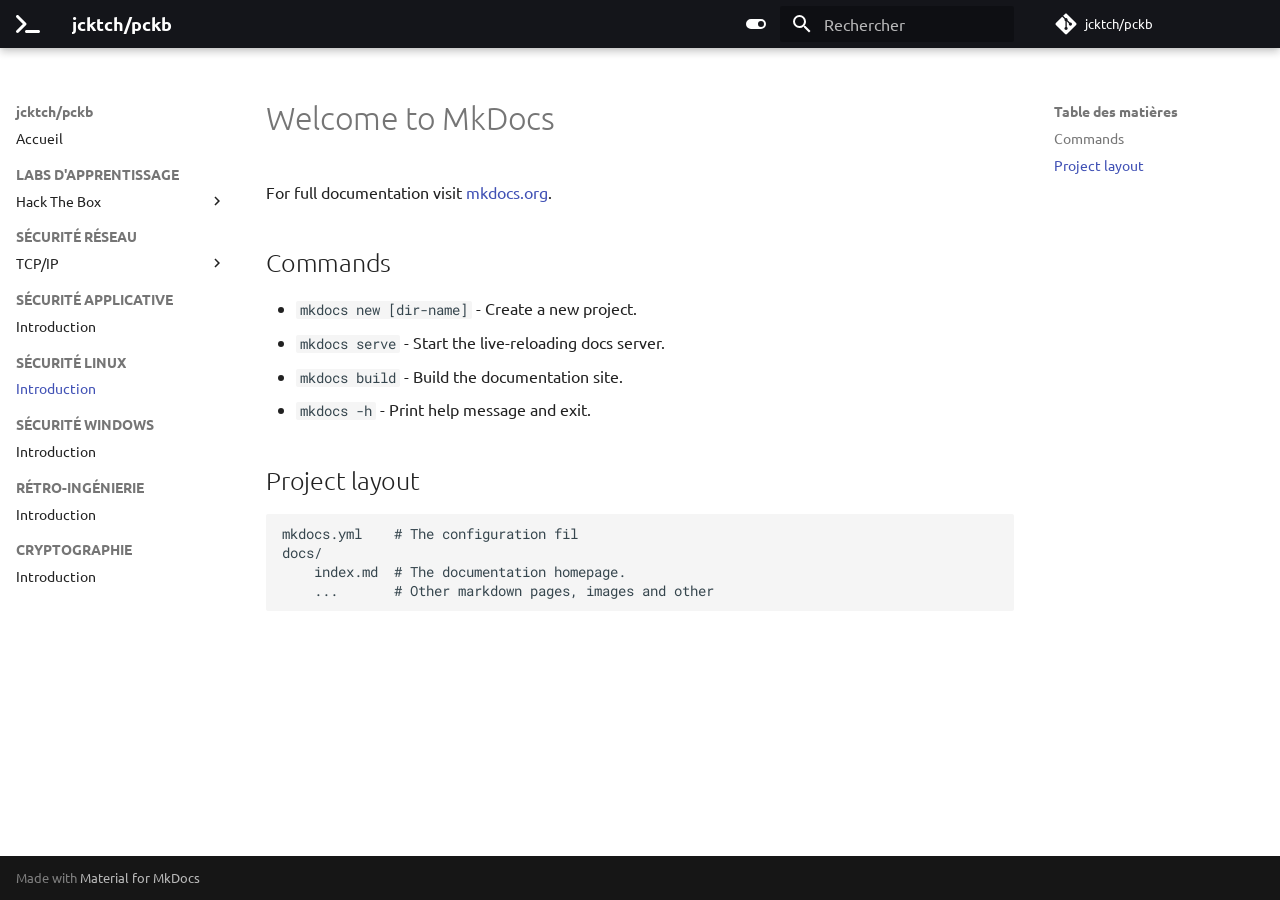
<file: 04_sec_lin/index.html>
<!doctype html>
<html lang="fr" class="no-js">
  <head>
    
      <meta charset="utf-8">
      <meta name="viewport" content="width=device-width,initial-scale=1">
      
      
      
        <link rel="canonical" href="https://mydomain.org/mysite/04_sec_lin/">
      
      
        <link rel="prev" href="../03_sec_app/">
      
      
        <link rel="next" href="../05_sec_win/">
      
      
        
      
      
      <link rel="icon" href="../assets/images/favicon.png">
      <meta name="generator" content="mkdocs-1.6.1, mkdocs-material-9.7.7">
    
    
      
        <title>Introduction - jcktch/pckb</title>
      
    
    
      <link rel="stylesheet" href="../assets/stylesheets/main.ec1eaa64.min.css">
      
        
        <link rel="stylesheet" href="../assets/stylesheets/palette.ab4e12ef.min.css">
      
      


    
    
      
    
    
      
        
        
        <link rel="preconnect" href="https://fonts.gstatic.com" crossorigin>
        <link rel="stylesheet" href="https://fonts.googleapis.com/css?family=Ubuntu:300,300i,400,400i,700,700i%7CRoboto+Mono:400,400i,700,700i&display=fallback">
        <style>:root{--md-text-font:"Ubuntu";--md-code-font:"Roboto Mono"}</style>
      
    
    
      <link rel="stylesheet" href="../stylesheets/extra.css">
    
    <script>__md_scope=new URL("..",location),__md_hash=e=>[...e].reduce(((e,_)=>(e<<5)-e+_.charCodeAt(0)),0),__md_get=(e,_=localStorage,t=__md_scope)=>JSON.parse(_.getItem(t.pathname+"."+e)),__md_set=(e,_,t=localStorage,a=__md_scope)=>{try{t.setItem(a.pathname+"."+e,JSON.stringify(_))}catch(e){}}</script>
    
      

    
    
  </head>
  
  
    
    
      
    
    
    
    
    <body dir="ltr" data-md-color-scheme="default" data-md-color-primary="black" data-md-color-accent="light-blue">
  
    
    <input class="md-toggle" data-md-toggle="drawer" type="checkbox" id="__drawer" autocomplete="off">
    <input class="md-toggle" data-md-toggle="search" type="checkbox" id="__search" autocomplete="off">
    <label class="md-overlay" for="__drawer"></label>
    <div data-md-component="skip">
      
        
        <a href="#welcome-to-mkdocs" class="md-skip">
          Aller au contenu
        </a>
      
    </div>
    <div data-md-component="announce">
      
    </div>
    
    
      

  

<header class="md-header md-header--shadow" data-md-component="header">
  <nav class="md-header__inner md-grid" aria-label="En-tête">
    <a href=".." title="jcktch/pckb" class="md-header__button md-logo" aria-label="jcktch/pckb" data-md-component="logo">
      
  
  <svg xmlns="http://www.w3.org/2000/svg" viewBox="0 0 512 512"><!--! Font Awesome Free 7.1.0 by @fontawesome - https://fontawesome.com License - https://fontawesome.com/license/free (Icons: CC BY 4.0, Fonts: SIL OFL 1.1, Code: MIT License) Copyright 2025 Fonticons, Inc.--><path d="M9.4 118.6c-12.5-12.5-12.5-32.8 0-45.3s32.8-12.5 45.3 0l160 160c12.5 12.5 12.5 32.8 0 45.3l-160 160c-12.5 12.5-32.8 12.5-45.3 0s-12.5-32.8 0-45.3L146.7 256zM224 384h256c17.7 0 32 14.3 32 32s-14.3 32-32 32H224c-17.7 0-32-14.3-32-32s14.3-32 32-32"/></svg>

    </a>
    <label class="md-header__button md-icon" for="__drawer">
      
      <svg xmlns="http://www.w3.org/2000/svg" viewBox="0 0 24 24"><path d="M3 6h18v2H3zm0 5h18v2H3zm0 5h18v2H3z"/></svg>
    </label>
    <div class="md-header__title" data-md-component="header-title">
      <div class="md-header__ellipsis">
        <div class="md-header__topic">
          <span class="md-ellipsis">
            jcktch/pckb
          </span>
        </div>
        <div class="md-header__topic" data-md-component="header-topic">
          <span class="md-ellipsis">
            
              Introduction
            
          </span>
        </div>
      </div>
    </div>
    
      
        <form class="md-header__option" data-md-component="palette">
  
    
    
    
    <input class="md-option" data-md-color-media="" data-md-color-scheme="default" data-md-color-primary="black" data-md-color-accent="light-blue"  aria-label="Basculer en mode sombre"  type="radio" name="__palette" id="__palette_0">
    
      <label class="md-header__button md-icon" title="Basculer en mode sombre" for="__palette_1" hidden>
        <svg xmlns="http://www.w3.org/2000/svg" viewBox="0 0 24 24"><path d="M17 7H7a5 5 0 0 0-5 5 5 5 0 0 0 5 5h10a5 5 0 0 0 5-5 5 5 0 0 0-5-5m0 8a3 3 0 0 1-3-3 3 3 0 0 1 3-3 3 3 0 0 1 3 3 3 3 0 0 1-3 3"/></svg>
      </label>
    
  
    
    
    
    <input class="md-option" data-md-color-media="" data-md-color-scheme="slate" data-md-color-primary="black" data-md-color-accent="light-blue"  aria-label="Basculer en mode clair"  type="radio" name="__palette" id="__palette_1">
    
      <label class="md-header__button md-icon" title="Basculer en mode clair" for="__palette_0" hidden>
        <svg xmlns="http://www.w3.org/2000/svg" viewBox="0 0 24 24"><path d="M17 6H7c-3.31 0-6 2.69-6 6s2.69 6 6 6h10c3.31 0 6-2.69 6-6s-2.69-6-6-6m0 10H7c-2.21 0-4-1.79-4-4s1.79-4 4-4h10c2.21 0 4 1.79 4 4s-1.79 4-4 4M7 9c-1.66 0-3 1.34-3 3s1.34 3 3 3 3-1.34 3-3-1.34-3-3-3"/></svg>
      </label>
    
  
</form>
      
    
    
      <script>var palette=__md_get("__palette");if(palette&&palette.color){if("(prefers-color-scheme)"===palette.color.media){var media=matchMedia("(prefers-color-scheme: light)"),input=document.querySelector(media.matches?"[data-md-color-media='(prefers-color-scheme: light)']":"[data-md-color-media='(prefers-color-scheme: dark)']");palette.color.media=input.getAttribute("data-md-color-media"),palette.color.scheme=input.getAttribute("data-md-color-scheme"),palette.color.primary=input.getAttribute("data-md-color-primary"),palette.color.accent=input.getAttribute("data-md-color-accent")}for(var[key,value]of Object.entries(palette.color))document.body.setAttribute("data-md-color-"+key,value)}</script>
    
    
    
      
      
        <label class="md-header__button md-icon" for="__search">
          
          <svg xmlns="http://www.w3.org/2000/svg" viewBox="0 0 24 24"><path d="M9.5 3A6.5 6.5 0 0 1 16 9.5c0 1.61-.59 3.09-1.56 4.23l.27.27h.79l5 5-1.5 1.5-5-5v-.79l-.27-.27A6.52 6.52 0 0 1 9.5 16 6.5 6.5 0 0 1 3 9.5 6.5 6.5 0 0 1 9.5 3m0 2C7 5 5 7 5 9.5S7 14 9.5 14 14 12 14 9.5 12 5 9.5 5"/></svg>
        </label>
        <div class="md-search" data-md-component="search" role="dialog">
  <label class="md-search__overlay" for="__search"></label>
  <div class="md-search__inner" role="search">
    <form class="md-search__form" name="search">
      <input type="text" class="md-search__input" name="query" aria-label="Rechercher" placeholder="Rechercher" autocapitalize="off" autocorrect="off" autocomplete="off" spellcheck="false" data-md-component="search-query" required>
      <label class="md-search__icon md-icon" for="__search">
        
        <svg xmlns="http://www.w3.org/2000/svg" viewBox="0 0 24 24"><path d="M9.5 3A6.5 6.5 0 0 1 16 9.5c0 1.61-.59 3.09-1.56 4.23l.27.27h.79l5 5-1.5 1.5-5-5v-.79l-.27-.27A6.52 6.52 0 0 1 9.5 16 6.5 6.5 0 0 1 3 9.5 6.5 6.5 0 0 1 9.5 3m0 2C7 5 5 7 5 9.5S7 14 9.5 14 14 12 14 9.5 12 5 9.5 5"/></svg>
        
        <svg xmlns="http://www.w3.org/2000/svg" viewBox="0 0 24 24"><path d="M20 11v2H8l5.5 5.5-1.42 1.42L4.16 12l7.92-7.92L13.5 5.5 8 11z"/></svg>
      </label>
      <nav class="md-search__options" aria-label="Recherche">
        
        <button type="reset" class="md-search__icon md-icon" title="Effacer" aria-label="Effacer" tabindex="-1">
          
          <svg xmlns="http://www.w3.org/2000/svg" viewBox="0 0 24 24"><path d="M19 6.41 17.59 5 12 10.59 6.41 5 5 6.41 10.59 12 5 17.59 6.41 19 12 13.41 17.59 19 19 17.59 13.41 12z"/></svg>
        </button>
      </nav>
      
        <div class="md-search__suggest" data-md-component="search-suggest"></div>
      
    </form>
    <div class="md-search__output">
      <div class="md-search__scrollwrap" tabindex="0" data-md-scrollfix>
        <div class="md-search-result" data-md-component="search-result">
          <div class="md-search-result__meta">
            Initialisation de la recherche
          </div>
          <ol class="md-search-result__list" role="presentation"></ol>
        </div>
      </div>
    </div>
  </div>
</div>
      
    
    
      <div class="md-header__source">
        <a href="https://github.com/jcktch/pckb.git" title="Aller au dépôt" class="md-source" data-md-component="source">
  <div class="md-source__icon md-icon">
    
    <svg xmlns="http://www.w3.org/2000/svg" viewBox="0 0 448 512"><!--! Font Awesome Free 7.1.0 by @fontawesome - https://fontawesome.com License - https://fontawesome.com/license/free (Icons: CC BY 4.0, Fonts: SIL OFL 1.1, Code: MIT License) Copyright 2025 Fonticons, Inc.--><path d="M439.6 236.1 244 40.5c-5.4-5.5-12.8-8.5-20.4-8.5s-15 3-20.4 8.4L162.5 81l51.5 51.5c27.1-9.1 52.7 16.8 43.4 43.7l49.7 49.7c34.2-11.8 61.2 31 35.5 56.7-26.5 26.5-70.2-2.9-56-37.3L240.3 199v121.9c25.3 12.5 22.3 41.8 9.1 55-6.4 6.4-15.2 10.1-24.3 10.1s-17.8-3.6-24.3-10.1c-17.6-17.6-11.1-46.9 11.2-56v-123c-20.8-8.5-24.6-30.7-18.6-45L142.6 101 8.5 235.1C3 240.6 0 247.9 0 255.5s3 15 8.5 20.4l195.6 195.7c5.4 5.4 12.7 8.4 20.4 8.4s15-3 20.4-8.4l194.7-194.7c5.4-5.4 8.4-12.8 8.4-20.4s-3-15-8.4-20.4"/></svg>
  </div>
  <div class="md-source__repository">
    jcktch/pckb
  </div>
</a>
      </div>
    
  </nav>
  
</header>
    
    <div class="md-container" data-md-component="container">
      
      
        
          
        
      
      <main class="md-main" data-md-component="main">
        <div class="md-main__inner md-grid">
          
            
              
              <div class="md-sidebar md-sidebar--primary" data-md-component="sidebar" data-md-type="navigation" >
                <div class="md-sidebar__scrollwrap">
                  <div class="md-sidebar__inner">
                    



<nav class="md-nav md-nav--primary" aria-label="Navigation" data-md-level="0">
  <label class="md-nav__title" for="__drawer">
    <a href=".." title="jcktch/pckb" class="md-nav__button md-logo" aria-label="jcktch/pckb" data-md-component="logo">
      
  
  <svg xmlns="http://www.w3.org/2000/svg" viewBox="0 0 512 512"><!--! Font Awesome Free 7.1.0 by @fontawesome - https://fontawesome.com License - https://fontawesome.com/license/free (Icons: CC BY 4.0, Fonts: SIL OFL 1.1, Code: MIT License) Copyright 2025 Fonticons, Inc.--><path d="M9.4 118.6c-12.5-12.5-12.5-32.8 0-45.3s32.8-12.5 45.3 0l160 160c12.5 12.5 12.5 32.8 0 45.3l-160 160c-12.5 12.5-32.8 12.5-45.3 0s-12.5-32.8 0-45.3L146.7 256zM224 384h256c17.7 0 32 14.3 32 32s-14.3 32-32 32H224c-17.7 0-32-14.3-32-32s14.3-32 32-32"/></svg>

    </a>
    jcktch/pckb
  </label>
  
    <div class="md-nav__source">
      <a href="https://github.com/jcktch/pckb.git" title="Aller au dépôt" class="md-source" data-md-component="source">
  <div class="md-source__icon md-icon">
    
    <svg xmlns="http://www.w3.org/2000/svg" viewBox="0 0 448 512"><!--! Font Awesome Free 7.1.0 by @fontawesome - https://fontawesome.com License - https://fontawesome.com/license/free (Icons: CC BY 4.0, Fonts: SIL OFL 1.1, Code: MIT License) Copyright 2025 Fonticons, Inc.--><path d="M439.6 236.1 244 40.5c-5.4-5.5-12.8-8.5-20.4-8.5s-15 3-20.4 8.4L162.5 81l51.5 51.5c27.1-9.1 52.7 16.8 43.4 43.7l49.7 49.7c34.2-11.8 61.2 31 35.5 56.7-26.5 26.5-70.2-2.9-56-37.3L240.3 199v121.9c25.3 12.5 22.3 41.8 9.1 55-6.4 6.4-15.2 10.1-24.3 10.1s-17.8-3.6-24.3-10.1c-17.6-17.6-11.1-46.9 11.2-56v-123c-20.8-8.5-24.6-30.7-18.6-45L142.6 101 8.5 235.1C3 240.6 0 247.9 0 255.5s3 15 8.5 20.4l195.6 195.7c5.4 5.4 12.7 8.4 20.4 8.4s15-3 20.4-8.4l194.7-194.7c5.4-5.4 8.4-12.8 8.4-20.4s-3-15-8.4-20.4"/></svg>
  </div>
  <div class="md-source__repository">
    jcktch/pckb
  </div>
</a>
    </div>
  
  <ul class="md-nav__list" data-md-scrollfix>
    
      
      
  
  
  
  
    <li class="md-nav__item">
      <a href=".." class="md-nav__link">
        
  
  
  <span class="md-ellipsis">
    
  
    Accueil
  

    
  </span>
  
  

      </a>
    </li>
  

    
      
      
  
  
  
  
    
    
    
    
      
        
        
      
    
    
    <li class="md-nav__item md-nav__item--section md-nav__item--nested">
      
        
        
        <input class="md-nav__toggle md-toggle " type="checkbox" id="__nav_2" >
        
          
          <label class="md-nav__link" for="__nav_2" id="__nav_2_label" tabindex="">
            
  
  
  <span class="md-ellipsis">
    
  
    LABS D'APPRENTISSAGE
  

    
  </span>
  
  

            <span class="md-nav__icon md-icon"></span>
          </label>
        
        <nav class="md-nav" data-md-level="1" aria-labelledby="__nav_2_label" aria-expanded="false">
          <label class="md-nav__title" for="__nav_2">
            <span class="md-nav__icon md-icon"></span>
            
  
    LABS D'APPRENTISSAGE
  

          </label>
          <ul class="md-nav__list" data-md-scrollfix>
            
              
                
  
  
  
  
    
    
    
    
      
    
    
    <li class="md-nav__item md-nav__item--nested">
      
        
        
        <input class="md-nav__toggle md-toggle " type="checkbox" id="__nav_2_1" >
        
          
          <label class="md-nav__link" for="__nav_2_1" id="__nav_2_1_label" tabindex="0">
            
  
  
  <span class="md-ellipsis">
    
  
    Hack The Box
  

    
  </span>
  
  

            <span class="md-nav__icon md-icon"></span>
          </label>
        
        <nav class="md-nav" data-md-level="2" aria-labelledby="__nav_2_1_label" aria-expanded="false">
          <label class="md-nav__title" for="__nav_2_1">
            <span class="md-nav__icon md-icon"></span>
            
  
    Hack The Box
  

          </label>
          <ul class="md-nav__list" data-md-scrollfix>
            
              
                
  
  
  
  
    <li class="md-nav__item">
      <a href="../01_labs_app/htb/machine/" class="md-nav__link">
        
  
  
  <span class="md-ellipsis">
    
  
    Test
  

    
  </span>
  
  

      </a>
    </li>
  

              
            
          </ul>
        </nav>
      
    </li>
  

              
            
          </ul>
        </nav>
      
    </li>
  

    
      
      
  
  
  
  
    
    
    
    
      
        
        
      
    
    
    <li class="md-nav__item md-nav__item--section md-nav__item--nested">
      
        
        
        <input class="md-nav__toggle md-toggle " type="checkbox" id="__nav_3" >
        
          
          <label class="md-nav__link" for="__nav_3" id="__nav_3_label" tabindex="">
            
  
  
  <span class="md-ellipsis">
    
  
    SÉCURITÉ RÉSEAU
  

    
  </span>
  
  

            <span class="md-nav__icon md-icon"></span>
          </label>
        
        <nav class="md-nav" data-md-level="1" aria-labelledby="__nav_3_label" aria-expanded="false">
          <label class="md-nav__title" for="__nav_3">
            <span class="md-nav__icon md-icon"></span>
            
  
    SÉCURITÉ RÉSEAU
  

          </label>
          <ul class="md-nav__list" data-md-scrollfix>
            
              
                
  
  
  
  
    
    
    
    
      
    
    
    <li class="md-nav__item md-nav__item--nested">
      
        
        
        <input class="md-nav__toggle md-toggle " type="checkbox" id="__nav_3_1" >
        
          
          <label class="md-nav__link" for="__nav_3_1" id="__nav_3_1_label" tabindex="0">
            
  
  
  <span class="md-ellipsis">
    
  
    TCP/IP
  

    
  </span>
  
  

            <span class="md-nav__icon md-icon"></span>
          </label>
        
        <nav class="md-nav" data-md-level="2" aria-labelledby="__nav_3_1_label" aria-expanded="false">
          <label class="md-nav__title" for="__nav_3_1">
            <span class="md-nav__icon md-icon"></span>
            
  
    TCP/IP
  

          </label>
          <ul class="md-nav__list" data-md-scrollfix>
            
              
                
  
  
  
  
    <li class="md-nav__item">
      <a href="../02_sec_res/ftp/ftp/" class="md-nav__link">
        
  
  
  <span class="md-ellipsis">
    
  
    FTP
  

    
  </span>
  
  

      </a>
    </li>
  

              
            
          </ul>
        </nav>
      
    </li>
  

              
            
          </ul>
        </nav>
      
    </li>
  

    
      
      
  
  
  
  
    
    
    
    
      
        
        
      
    
    
    <li class="md-nav__item md-nav__item--section md-nav__item--nested">
      
        
        
        <input class="md-nav__toggle md-toggle " type="checkbox" id="__nav_4" >
        
          
          <label class="md-nav__link" for="__nav_4" id="__nav_4_label" tabindex="">
            
  
  
  <span class="md-ellipsis">
    
  
    SÉCURITÉ APPLICATIVE
  

    
  </span>
  
  

            <span class="md-nav__icon md-icon"></span>
          </label>
        
        <nav class="md-nav" data-md-level="1" aria-labelledby="__nav_4_label" aria-expanded="false">
          <label class="md-nav__title" for="__nav_4">
            <span class="md-nav__icon md-icon"></span>
            
  
    SÉCURITÉ APPLICATIVE
  

          </label>
          <ul class="md-nav__list" data-md-scrollfix>
            
              
                
  
  
  
  
    <li class="md-nav__item">
      <a href="../03_sec_app/" class="md-nav__link">
        
  
  
  <span class="md-ellipsis">
    
  
    Introduction
  

    
  </span>
  
  

      </a>
    </li>
  

              
            
          </ul>
        </nav>
      
    </li>
  

    
      
      
  
  
    
  
  
  
    
    
    
    
      
        
        
      
    
    
    <li class="md-nav__item md-nav__item--active md-nav__item--section md-nav__item--nested">
      
        
        
        <input class="md-nav__toggle md-toggle " type="checkbox" id="__nav_5" checked>
        
          
          <label class="md-nav__link" for="__nav_5" id="__nav_5_label" tabindex="">
            
  
  
  <span class="md-ellipsis">
    
  
    SÉCURITÉ LINUX
  

    
  </span>
  
  

            <span class="md-nav__icon md-icon"></span>
          </label>
        
        <nav class="md-nav" data-md-level="1" aria-labelledby="__nav_5_label" aria-expanded="true">
          <label class="md-nav__title" for="__nav_5">
            <span class="md-nav__icon md-icon"></span>
            
  
    SÉCURITÉ LINUX
  

          </label>
          <ul class="md-nav__list" data-md-scrollfix>
            
              
                
  
  
    
  
  
  
    <li class="md-nav__item md-nav__item--active">
      
      <input class="md-nav__toggle md-toggle" type="checkbox" id="__toc">
      
      
        
      
      
        <label class="md-nav__link md-nav__link--active" for="__toc">
          
  
  
  <span class="md-ellipsis">
    
  
    Introduction
  

    
  </span>
  
  

          <span class="md-nav__icon md-icon"></span>
        </label>
      
      <a href="./" class="md-nav__link md-nav__link--active">
        
  
  
  <span class="md-ellipsis">
    
  
    Introduction
  

    
  </span>
  
  

      </a>
      
        

<nav class="md-nav md-nav--secondary" aria-label="Table des matières">
  
  
  
    
  
  
    <label class="md-nav__title" for="__toc">
      <span class="md-nav__icon md-icon"></span>
      Table des matières
    </label>
    <ul class="md-nav__list" data-md-component="toc" data-md-scrollfix>
      
        <li class="md-nav__item">
  <a href="#commands" class="md-nav__link">
    <span class="md-ellipsis">
      
        Commands
      
    </span>
  </a>
  
</li>
      
        <li class="md-nav__item">
  <a href="#project-layout" class="md-nav__link">
    <span class="md-ellipsis">
      
        Project layout
      
    </span>
  </a>
  
</li>
      
    </ul>
  
</nav>
      
    </li>
  

              
            
          </ul>
        </nav>
      
    </li>
  

    
      
      
  
  
  
  
    
    
    
    
      
        
        
      
    
    
    <li class="md-nav__item md-nav__item--section md-nav__item--nested">
      
        
        
        <input class="md-nav__toggle md-toggle " type="checkbox" id="__nav_6" >
        
          
          <label class="md-nav__link" for="__nav_6" id="__nav_6_label" tabindex="">
            
  
  
  <span class="md-ellipsis">
    
  
    SÉCURITÉ WINDOWS
  

    
  </span>
  
  

            <span class="md-nav__icon md-icon"></span>
          </label>
        
        <nav class="md-nav" data-md-level="1" aria-labelledby="__nav_6_label" aria-expanded="false">
          <label class="md-nav__title" for="__nav_6">
            <span class="md-nav__icon md-icon"></span>
            
  
    SÉCURITÉ WINDOWS
  

          </label>
          <ul class="md-nav__list" data-md-scrollfix>
            
              
                
  
  
  
  
    <li class="md-nav__item">
      <a href="../05_sec_win/" class="md-nav__link">
        
  
  
  <span class="md-ellipsis">
    
  
    Introduction
  

    
  </span>
  
  

      </a>
    </li>
  

              
            
          </ul>
        </nav>
      
    </li>
  

    
      
      
  
  
  
  
    
    
    
    
      
        
        
      
    
    
    <li class="md-nav__item md-nav__item--section md-nav__item--nested">
      
        
        
        <input class="md-nav__toggle md-toggle " type="checkbox" id="__nav_7" >
        
          
          <label class="md-nav__link" for="__nav_7" id="__nav_7_label" tabindex="">
            
  
  
  <span class="md-ellipsis">
    
  
    RÉTRO-INGÉNIERIE
  

    
  </span>
  
  

            <span class="md-nav__icon md-icon"></span>
          </label>
        
        <nav class="md-nav" data-md-level="1" aria-labelledby="__nav_7_label" aria-expanded="false">
          <label class="md-nav__title" for="__nav_7">
            <span class="md-nav__icon md-icon"></span>
            
  
    RÉTRO-INGÉNIERIE
  

          </label>
          <ul class="md-nav__list" data-md-scrollfix>
            
              
                
  
  
  
  
    <li class="md-nav__item">
      <a href="../06_ret_ing/" class="md-nav__link">
        
  
  
  <span class="md-ellipsis">
    
  
    Introduction
  

    
  </span>
  
  

      </a>
    </li>
  

              
            
          </ul>
        </nav>
      
    </li>
  

    
      
      
  
  
  
  
    
    
    
    
      
        
        
      
    
    
    <li class="md-nav__item md-nav__item--section md-nav__item--nested">
      
        
        
        <input class="md-nav__toggle md-toggle " type="checkbox" id="__nav_8" >
        
          
          <label class="md-nav__link" for="__nav_8" id="__nav_8_label" tabindex="">
            
  
  
  <span class="md-ellipsis">
    
  
    CRYPTOGRAPHIE
  

    
  </span>
  
  

            <span class="md-nav__icon md-icon"></span>
          </label>
        
        <nav class="md-nav" data-md-level="1" aria-labelledby="__nav_8_label" aria-expanded="false">
          <label class="md-nav__title" for="__nav_8">
            <span class="md-nav__icon md-icon"></span>
            
  
    CRYPTOGRAPHIE
  

          </label>
          <ul class="md-nav__list" data-md-scrollfix>
            
              
                
  
  
  
  
    <li class="md-nav__item">
      <a href="../07_crypto/" class="md-nav__link">
        
  
  
  <span class="md-ellipsis">
    
  
    Introduction
  

    
  </span>
  
  

      </a>
    </li>
  

              
            
          </ul>
        </nav>
      
    </li>
  

    
  </ul>
</nav>
                  </div>
                </div>
              </div>
            
            
              
              <div class="md-sidebar md-sidebar--secondary" data-md-component="sidebar" data-md-type="toc" >
                <div class="md-sidebar__scrollwrap">
                  <div class="md-sidebar__inner">
                    

<nav class="md-nav md-nav--secondary" aria-label="Table des matières">
  
  
  
    
  
  
    <label class="md-nav__title" for="__toc">
      <span class="md-nav__icon md-icon"></span>
      Table des matières
    </label>
    <ul class="md-nav__list" data-md-component="toc" data-md-scrollfix>
      
        <li class="md-nav__item">
  <a href="#commands" class="md-nav__link">
    <span class="md-ellipsis">
      
        Commands
      
    </span>
  </a>
  
</li>
      
        <li class="md-nav__item">
  <a href="#project-layout" class="md-nav__link">
    <span class="md-ellipsis">
      
        Project layout
      
    </span>
  </a>
  
</li>
      
    </ul>
  
</nav>
                  </div>
                </div>
              </div>
            
          
          
            <div class="md-content" data-md-component="content">
              
              <article class="md-content__inner md-typeset">
                
                  


  
  


<h1 id="welcome-to-mkdocs">Welcome to MkDocs</h1>
<p>For full documentation visit <a href="https://www.mkdocs.org">mkdocs.org</a>.</p>
<h2 id="commands">Commands</h2>
<ul>
<li><code>mkdocs new [dir-name]</code> - Create a new project.</li>
<li><code>mkdocs serve</code> - Start the live-reloading docs server.</li>
<li><code>mkdocs build</code> - Build the documentation site.</li>
<li><code>mkdocs -h</code> - Print help message and exit.</li>
</ul>
<h2 id="project-layout">Project layout</h2>
<pre><code>mkdocs.yml    # The configuration fil
docs/
    index.md  # The documentation homepage.
    ...       # Other markdown pages, images and other
</code></pre>












                
              </article>
            </div>
          
          
<script>var target=document.getElementById(location.hash.slice(1));target&&target.name&&(target.checked=target.name.startsWith("__tabbed_"))</script>
        </div>
        
      </main>
      
        <footer class="md-footer">
  
  <div class="md-footer-meta md-typeset">
    <div class="md-footer-meta__inner md-grid">
      <div class="md-copyright">
  
  
    Made with
    <a href="https://squidfunk.github.io/mkdocs-material/" target="_blank" rel="noopener">
      Material for MkDocs
    </a>
  
</div>
      
    </div>
  </div>
</footer>
      
    </div>
    <div class="md-dialog" data-md-component="dialog">
      <div class="md-dialog__inner md-typeset"></div>
    </div>
    
    
    
      
      
      <script id="__config" type="application/json">{"annotate": null, "base": "..", "features": ["navigation.sections", "search.suggest", "search.highlight"], "search": "../assets/javascripts/workers/search.2c215733.min.js", "tags": null, "translations": {"clipboard.copied": "Copi\u00e9 dans le presse-papier", "clipboard.copy": "Copier dans le presse-papier", "search.result.more.one": "1 de plus sur cette page", "search.result.more.other": "# de plus sur cette page", "search.result.none": "Aucun document trouv\u00e9", "search.result.one": "1 document trouv\u00e9", "search.result.other": "# documents trouv\u00e9s", "search.result.placeholder": "Taper pour d\u00e9marrer la recherche", "search.result.term.missing": "Non trouv\u00e9", "select.version": "S\u00e9lectionner la version"}, "version": null}</script>
    
    
      <script src="../assets/javascripts/bundle.d7400e89.min.js"></script>
      
    
  </body>
</html>
</file>
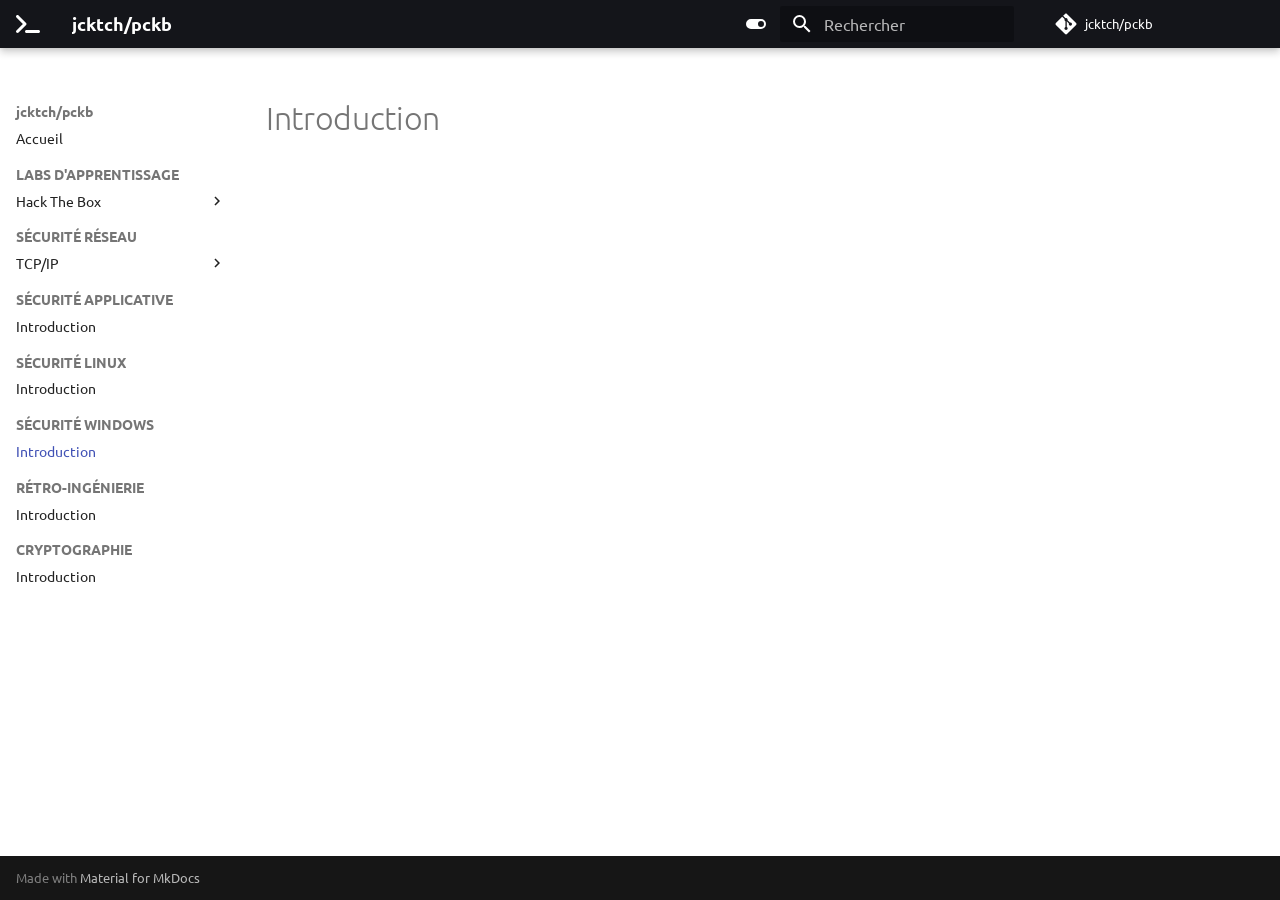
<file: 05_sec_win/index.html>
<!doctype html>
<html lang="fr" class="no-js">
  <head>
    
      <meta charset="utf-8">
      <meta name="viewport" content="width=device-width,initial-scale=1">
      
      
      
        <link rel="canonical" href="https://mydomain.org/mysite/05_sec_win/">
      
      
        <link rel="prev" href="../04_sec_lin/">
      
      
        <link rel="next" href="../06_ret_ing/">
      
      
        
      
      
      <link rel="icon" href="../assets/images/favicon.png">
      <meta name="generator" content="mkdocs-1.6.1, mkdocs-material-9.7.7">
    
    
      
        <title>Introduction - jcktch/pckb</title>
      
    
    
      <link rel="stylesheet" href="../assets/stylesheets/main.ec1eaa64.min.css">
      
        
        <link rel="stylesheet" href="../assets/stylesheets/palette.ab4e12ef.min.css">
      
      


    
    
      
    
    
      
        
        
        <link rel="preconnect" href="https://fonts.gstatic.com" crossorigin>
        <link rel="stylesheet" href="https://fonts.googleapis.com/css?family=Ubuntu:300,300i,400,400i,700,700i%7CRoboto+Mono:400,400i,700,700i&display=fallback">
        <style>:root{--md-text-font:"Ubuntu";--md-code-font:"Roboto Mono"}</style>
      
    
    
      <link rel="stylesheet" href="../stylesheets/extra.css">
    
    <script>__md_scope=new URL("..",location),__md_hash=e=>[...e].reduce(((e,_)=>(e<<5)-e+_.charCodeAt(0)),0),__md_get=(e,_=localStorage,t=__md_scope)=>JSON.parse(_.getItem(t.pathname+"."+e)),__md_set=(e,_,t=localStorage,a=__md_scope)=>{try{t.setItem(a.pathname+"."+e,JSON.stringify(_))}catch(e){}}</script>
    
      

    
    
  </head>
  
  
    
    
      
    
    
    
    
    <body dir="ltr" data-md-color-scheme="default" data-md-color-primary="black" data-md-color-accent="light-blue">
  
    
    <input class="md-toggle" data-md-toggle="drawer" type="checkbox" id="__drawer" autocomplete="off">
    <input class="md-toggle" data-md-toggle="search" type="checkbox" id="__search" autocomplete="off">
    <label class="md-overlay" for="__drawer"></label>
    <div data-md-component="skip">
      
    </div>
    <div data-md-component="announce">
      
    </div>
    
    
      

  

<header class="md-header md-header--shadow" data-md-component="header">
  <nav class="md-header__inner md-grid" aria-label="En-tête">
    <a href=".." title="jcktch/pckb" class="md-header__button md-logo" aria-label="jcktch/pckb" data-md-component="logo">
      
  
  <svg xmlns="http://www.w3.org/2000/svg" viewBox="0 0 512 512"><!--! Font Awesome Free 7.1.0 by @fontawesome - https://fontawesome.com License - https://fontawesome.com/license/free (Icons: CC BY 4.0, Fonts: SIL OFL 1.1, Code: MIT License) Copyright 2025 Fonticons, Inc.--><path d="M9.4 118.6c-12.5-12.5-12.5-32.8 0-45.3s32.8-12.5 45.3 0l160 160c12.5 12.5 12.5 32.8 0 45.3l-160 160c-12.5 12.5-32.8 12.5-45.3 0s-12.5-32.8 0-45.3L146.7 256zM224 384h256c17.7 0 32 14.3 32 32s-14.3 32-32 32H224c-17.7 0-32-14.3-32-32s14.3-32 32-32"/></svg>

    </a>
    <label class="md-header__button md-icon" for="__drawer">
      
      <svg xmlns="http://www.w3.org/2000/svg" viewBox="0 0 24 24"><path d="M3 6h18v2H3zm0 5h18v2H3zm0 5h18v2H3z"/></svg>
    </label>
    <div class="md-header__title" data-md-component="header-title">
      <div class="md-header__ellipsis">
        <div class="md-header__topic">
          <span class="md-ellipsis">
            jcktch/pckb
          </span>
        </div>
        <div class="md-header__topic" data-md-component="header-topic">
          <span class="md-ellipsis">
            
              Introduction
            
          </span>
        </div>
      </div>
    </div>
    
      
        <form class="md-header__option" data-md-component="palette">
  
    
    
    
    <input class="md-option" data-md-color-media="" data-md-color-scheme="default" data-md-color-primary="black" data-md-color-accent="light-blue"  aria-label="Basculer en mode sombre"  type="radio" name="__palette" id="__palette_0">
    
      <label class="md-header__button md-icon" title="Basculer en mode sombre" for="__palette_1" hidden>
        <svg xmlns="http://www.w3.org/2000/svg" viewBox="0 0 24 24"><path d="M17 7H7a5 5 0 0 0-5 5 5 5 0 0 0 5 5h10a5 5 0 0 0 5-5 5 5 0 0 0-5-5m0 8a3 3 0 0 1-3-3 3 3 0 0 1 3-3 3 3 0 0 1 3 3 3 3 0 0 1-3 3"/></svg>
      </label>
    
  
    
    
    
    <input class="md-option" data-md-color-media="" data-md-color-scheme="slate" data-md-color-primary="black" data-md-color-accent="light-blue"  aria-label="Basculer en mode clair"  type="radio" name="__palette" id="__palette_1">
    
      <label class="md-header__button md-icon" title="Basculer en mode clair" for="__palette_0" hidden>
        <svg xmlns="http://www.w3.org/2000/svg" viewBox="0 0 24 24"><path d="M17 6H7c-3.31 0-6 2.69-6 6s2.69 6 6 6h10c3.31 0 6-2.69 6-6s-2.69-6-6-6m0 10H7c-2.21 0-4-1.79-4-4s1.79-4 4-4h10c2.21 0 4 1.79 4 4s-1.79 4-4 4M7 9c-1.66 0-3 1.34-3 3s1.34 3 3 3 3-1.34 3-3-1.34-3-3-3"/></svg>
      </label>
    
  
</form>
      
    
    
      <script>var palette=__md_get("__palette");if(palette&&palette.color){if("(prefers-color-scheme)"===palette.color.media){var media=matchMedia("(prefers-color-scheme: light)"),input=document.querySelector(media.matches?"[data-md-color-media='(prefers-color-scheme: light)']":"[data-md-color-media='(prefers-color-scheme: dark)']");palette.color.media=input.getAttribute("data-md-color-media"),palette.color.scheme=input.getAttribute("data-md-color-scheme"),palette.color.primary=input.getAttribute("data-md-color-primary"),palette.color.accent=input.getAttribute("data-md-color-accent")}for(var[key,value]of Object.entries(palette.color))document.body.setAttribute("data-md-color-"+key,value)}</script>
    
    
    
      
      
        <label class="md-header__button md-icon" for="__search">
          
          <svg xmlns="http://www.w3.org/2000/svg" viewBox="0 0 24 24"><path d="M9.5 3A6.5 6.5 0 0 1 16 9.5c0 1.61-.59 3.09-1.56 4.23l.27.27h.79l5 5-1.5 1.5-5-5v-.79l-.27-.27A6.52 6.52 0 0 1 9.5 16 6.5 6.5 0 0 1 3 9.5 6.5 6.5 0 0 1 9.5 3m0 2C7 5 5 7 5 9.5S7 14 9.5 14 14 12 14 9.5 12 5 9.5 5"/></svg>
        </label>
        <div class="md-search" data-md-component="search" role="dialog">
  <label class="md-search__overlay" for="__search"></label>
  <div class="md-search__inner" role="search">
    <form class="md-search__form" name="search">
      <input type="text" class="md-search__input" name="query" aria-label="Rechercher" placeholder="Rechercher" autocapitalize="off" autocorrect="off" autocomplete="off" spellcheck="false" data-md-component="search-query" required>
      <label class="md-search__icon md-icon" for="__search">
        
        <svg xmlns="http://www.w3.org/2000/svg" viewBox="0 0 24 24"><path d="M9.5 3A6.5 6.5 0 0 1 16 9.5c0 1.61-.59 3.09-1.56 4.23l.27.27h.79l5 5-1.5 1.5-5-5v-.79l-.27-.27A6.52 6.52 0 0 1 9.5 16 6.5 6.5 0 0 1 3 9.5 6.5 6.5 0 0 1 9.5 3m0 2C7 5 5 7 5 9.5S7 14 9.5 14 14 12 14 9.5 12 5 9.5 5"/></svg>
        
        <svg xmlns="http://www.w3.org/2000/svg" viewBox="0 0 24 24"><path d="M20 11v2H8l5.5 5.5-1.42 1.42L4.16 12l7.92-7.92L13.5 5.5 8 11z"/></svg>
      </label>
      <nav class="md-search__options" aria-label="Recherche">
        
        <button type="reset" class="md-search__icon md-icon" title="Effacer" aria-label="Effacer" tabindex="-1">
          
          <svg xmlns="http://www.w3.org/2000/svg" viewBox="0 0 24 24"><path d="M19 6.41 17.59 5 12 10.59 6.41 5 5 6.41 10.59 12 5 17.59 6.41 19 12 13.41 17.59 19 19 17.59 13.41 12z"/></svg>
        </button>
      </nav>
      
        <div class="md-search__suggest" data-md-component="search-suggest"></div>
      
    </form>
    <div class="md-search__output">
      <div class="md-search__scrollwrap" tabindex="0" data-md-scrollfix>
        <div class="md-search-result" data-md-component="search-result">
          <div class="md-search-result__meta">
            Initialisation de la recherche
          </div>
          <ol class="md-search-result__list" role="presentation"></ol>
        </div>
      </div>
    </div>
  </div>
</div>
      
    
    
      <div class="md-header__source">
        <a href="https://github.com/jcktch/pckb.git" title="Aller au dépôt" class="md-source" data-md-component="source">
  <div class="md-source__icon md-icon">
    
    <svg xmlns="http://www.w3.org/2000/svg" viewBox="0 0 448 512"><!--! Font Awesome Free 7.1.0 by @fontawesome - https://fontawesome.com License - https://fontawesome.com/license/free (Icons: CC BY 4.0, Fonts: SIL OFL 1.1, Code: MIT License) Copyright 2025 Fonticons, Inc.--><path d="M439.6 236.1 244 40.5c-5.4-5.5-12.8-8.5-20.4-8.5s-15 3-20.4 8.4L162.5 81l51.5 51.5c27.1-9.1 52.7 16.8 43.4 43.7l49.7 49.7c34.2-11.8 61.2 31 35.5 56.7-26.5 26.5-70.2-2.9-56-37.3L240.3 199v121.9c25.3 12.5 22.3 41.8 9.1 55-6.4 6.4-15.2 10.1-24.3 10.1s-17.8-3.6-24.3-10.1c-17.6-17.6-11.1-46.9 11.2-56v-123c-20.8-8.5-24.6-30.7-18.6-45L142.6 101 8.5 235.1C3 240.6 0 247.9 0 255.5s3 15 8.5 20.4l195.6 195.7c5.4 5.4 12.7 8.4 20.4 8.4s15-3 20.4-8.4l194.7-194.7c5.4-5.4 8.4-12.8 8.4-20.4s-3-15-8.4-20.4"/></svg>
  </div>
  <div class="md-source__repository">
    jcktch/pckb
  </div>
</a>
      </div>
    
  </nav>
  
</header>
    
    <div class="md-container" data-md-component="container">
      
      
        
          
        
      
      <main class="md-main" data-md-component="main">
        <div class="md-main__inner md-grid">
          
            
              
              <div class="md-sidebar md-sidebar--primary" data-md-component="sidebar" data-md-type="navigation" >
                <div class="md-sidebar__scrollwrap">
                  <div class="md-sidebar__inner">
                    



<nav class="md-nav md-nav--primary" aria-label="Navigation" data-md-level="0">
  <label class="md-nav__title" for="__drawer">
    <a href=".." title="jcktch/pckb" class="md-nav__button md-logo" aria-label="jcktch/pckb" data-md-component="logo">
      
  
  <svg xmlns="http://www.w3.org/2000/svg" viewBox="0 0 512 512"><!--! Font Awesome Free 7.1.0 by @fontawesome - https://fontawesome.com License - https://fontawesome.com/license/free (Icons: CC BY 4.0, Fonts: SIL OFL 1.1, Code: MIT License) Copyright 2025 Fonticons, Inc.--><path d="M9.4 118.6c-12.5-12.5-12.5-32.8 0-45.3s32.8-12.5 45.3 0l160 160c12.5 12.5 12.5 32.8 0 45.3l-160 160c-12.5 12.5-32.8 12.5-45.3 0s-12.5-32.8 0-45.3L146.7 256zM224 384h256c17.7 0 32 14.3 32 32s-14.3 32-32 32H224c-17.7 0-32-14.3-32-32s14.3-32 32-32"/></svg>

    </a>
    jcktch/pckb
  </label>
  
    <div class="md-nav__source">
      <a href="https://github.com/jcktch/pckb.git" title="Aller au dépôt" class="md-source" data-md-component="source">
  <div class="md-source__icon md-icon">
    
    <svg xmlns="http://www.w3.org/2000/svg" viewBox="0 0 448 512"><!--! Font Awesome Free 7.1.0 by @fontawesome - https://fontawesome.com License - https://fontawesome.com/license/free (Icons: CC BY 4.0, Fonts: SIL OFL 1.1, Code: MIT License) Copyright 2025 Fonticons, Inc.--><path d="M439.6 236.1 244 40.5c-5.4-5.5-12.8-8.5-20.4-8.5s-15 3-20.4 8.4L162.5 81l51.5 51.5c27.1-9.1 52.7 16.8 43.4 43.7l49.7 49.7c34.2-11.8 61.2 31 35.5 56.7-26.5 26.5-70.2-2.9-56-37.3L240.3 199v121.9c25.3 12.5 22.3 41.8 9.1 55-6.4 6.4-15.2 10.1-24.3 10.1s-17.8-3.6-24.3-10.1c-17.6-17.6-11.1-46.9 11.2-56v-123c-20.8-8.5-24.6-30.7-18.6-45L142.6 101 8.5 235.1C3 240.6 0 247.9 0 255.5s3 15 8.5 20.4l195.6 195.7c5.4 5.4 12.7 8.4 20.4 8.4s15-3 20.4-8.4l194.7-194.7c5.4-5.4 8.4-12.8 8.4-20.4s-3-15-8.4-20.4"/></svg>
  </div>
  <div class="md-source__repository">
    jcktch/pckb
  </div>
</a>
    </div>
  
  <ul class="md-nav__list" data-md-scrollfix>
    
      
      
  
  
  
  
    <li class="md-nav__item">
      <a href=".." class="md-nav__link">
        
  
  
  <span class="md-ellipsis">
    
  
    Accueil
  

    
  </span>
  
  

      </a>
    </li>
  

    
      
      
  
  
  
  
    
    
    
    
      
        
        
      
    
    
    <li class="md-nav__item md-nav__item--section md-nav__item--nested">
      
        
        
        <input class="md-nav__toggle md-toggle " type="checkbox" id="__nav_2" >
        
          
          <label class="md-nav__link" for="__nav_2" id="__nav_2_label" tabindex="">
            
  
  
  <span class="md-ellipsis">
    
  
    LABS D'APPRENTISSAGE
  

    
  </span>
  
  

            <span class="md-nav__icon md-icon"></span>
          </label>
        
        <nav class="md-nav" data-md-level="1" aria-labelledby="__nav_2_label" aria-expanded="false">
          <label class="md-nav__title" for="__nav_2">
            <span class="md-nav__icon md-icon"></span>
            
  
    LABS D'APPRENTISSAGE
  

          </label>
          <ul class="md-nav__list" data-md-scrollfix>
            
              
                
  
  
  
  
    
    
    
    
      
    
    
    <li class="md-nav__item md-nav__item--nested">
      
        
        
        <input class="md-nav__toggle md-toggle " type="checkbox" id="__nav_2_1" >
        
          
          <label class="md-nav__link" for="__nav_2_1" id="__nav_2_1_label" tabindex="0">
            
  
  
  <span class="md-ellipsis">
    
  
    Hack The Box
  

    
  </span>
  
  

            <span class="md-nav__icon md-icon"></span>
          </label>
        
        <nav class="md-nav" data-md-level="2" aria-labelledby="__nav_2_1_label" aria-expanded="false">
          <label class="md-nav__title" for="__nav_2_1">
            <span class="md-nav__icon md-icon"></span>
            
  
    Hack The Box
  

          </label>
          <ul class="md-nav__list" data-md-scrollfix>
            
              
                
  
  
  
  
    <li class="md-nav__item">
      <a href="../01_labs_app/htb/machine/" class="md-nav__link">
        
  
  
  <span class="md-ellipsis">
    
  
    Test
  

    
  </span>
  
  

      </a>
    </li>
  

              
            
          </ul>
        </nav>
      
    </li>
  

              
            
          </ul>
        </nav>
      
    </li>
  

    
      
      
  
  
  
  
    
    
    
    
      
        
        
      
    
    
    <li class="md-nav__item md-nav__item--section md-nav__item--nested">
      
        
        
        <input class="md-nav__toggle md-toggle " type="checkbox" id="__nav_3" >
        
          
          <label class="md-nav__link" for="__nav_3" id="__nav_3_label" tabindex="">
            
  
  
  <span class="md-ellipsis">
    
  
    SÉCURITÉ RÉSEAU
  

    
  </span>
  
  

            <span class="md-nav__icon md-icon"></span>
          </label>
        
        <nav class="md-nav" data-md-level="1" aria-labelledby="__nav_3_label" aria-expanded="false">
          <label class="md-nav__title" for="__nav_3">
            <span class="md-nav__icon md-icon"></span>
            
  
    SÉCURITÉ RÉSEAU
  

          </label>
          <ul class="md-nav__list" data-md-scrollfix>
            
              
                
  
  
  
  
    
    
    
    
      
    
    
    <li class="md-nav__item md-nav__item--nested">
      
        
        
        <input class="md-nav__toggle md-toggle " type="checkbox" id="__nav_3_1" >
        
          
          <label class="md-nav__link" for="__nav_3_1" id="__nav_3_1_label" tabindex="0">
            
  
  
  <span class="md-ellipsis">
    
  
    TCP/IP
  

    
  </span>
  
  

            <span class="md-nav__icon md-icon"></span>
          </label>
        
        <nav class="md-nav" data-md-level="2" aria-labelledby="__nav_3_1_label" aria-expanded="false">
          <label class="md-nav__title" for="__nav_3_1">
            <span class="md-nav__icon md-icon"></span>
            
  
    TCP/IP
  

          </label>
          <ul class="md-nav__list" data-md-scrollfix>
            
              
                
  
  
  
  
    <li class="md-nav__item">
      <a href="../02_sec_res/ftp/ftp/" class="md-nav__link">
        
  
  
  <span class="md-ellipsis">
    
  
    FTP
  

    
  </span>
  
  

      </a>
    </li>
  

              
            
          </ul>
        </nav>
      
    </li>
  

              
            
          </ul>
        </nav>
      
    </li>
  

    
      
      
  
  
  
  
    
    
    
    
      
        
        
      
    
    
    <li class="md-nav__item md-nav__item--section md-nav__item--nested">
      
        
        
        <input class="md-nav__toggle md-toggle " type="checkbox" id="__nav_4" >
        
          
          <label class="md-nav__link" for="__nav_4" id="__nav_4_label" tabindex="">
            
  
  
  <span class="md-ellipsis">
    
  
    SÉCURITÉ APPLICATIVE
  

    
  </span>
  
  

            <span class="md-nav__icon md-icon"></span>
          </label>
        
        <nav class="md-nav" data-md-level="1" aria-labelledby="__nav_4_label" aria-expanded="false">
          <label class="md-nav__title" for="__nav_4">
            <span class="md-nav__icon md-icon"></span>
            
  
    SÉCURITÉ APPLICATIVE
  

          </label>
          <ul class="md-nav__list" data-md-scrollfix>
            
              
                
  
  
  
  
    <li class="md-nav__item">
      <a href="../03_sec_app/" class="md-nav__link">
        
  
  
  <span class="md-ellipsis">
    
  
    Introduction
  

    
  </span>
  
  

      </a>
    </li>
  

              
            
          </ul>
        </nav>
      
    </li>
  

    
      
      
  
  
  
  
    
    
    
    
      
        
        
      
    
    
    <li class="md-nav__item md-nav__item--section md-nav__item--nested">
      
        
        
        <input class="md-nav__toggle md-toggle " type="checkbox" id="__nav_5" >
        
          
          <label class="md-nav__link" for="__nav_5" id="__nav_5_label" tabindex="">
            
  
  
  <span class="md-ellipsis">
    
  
    SÉCURITÉ LINUX
  

    
  </span>
  
  

            <span class="md-nav__icon md-icon"></span>
          </label>
        
        <nav class="md-nav" data-md-level="1" aria-labelledby="__nav_5_label" aria-expanded="false">
          <label class="md-nav__title" for="__nav_5">
            <span class="md-nav__icon md-icon"></span>
            
  
    SÉCURITÉ LINUX
  

          </label>
          <ul class="md-nav__list" data-md-scrollfix>
            
              
                
  
  
  
  
    <li class="md-nav__item">
      <a href="../04_sec_lin/" class="md-nav__link">
        
  
  
  <span class="md-ellipsis">
    
  
    Introduction
  

    
  </span>
  
  

      </a>
    </li>
  

              
            
          </ul>
        </nav>
      
    </li>
  

    
      
      
  
  
    
  
  
  
    
    
    
    
      
        
        
      
    
    
    <li class="md-nav__item md-nav__item--active md-nav__item--section md-nav__item--nested">
      
        
        
        <input class="md-nav__toggle md-toggle " type="checkbox" id="__nav_6" checked>
        
          
          <label class="md-nav__link" for="__nav_6" id="__nav_6_label" tabindex="">
            
  
  
  <span class="md-ellipsis">
    
  
    SÉCURITÉ WINDOWS
  

    
  </span>
  
  

            <span class="md-nav__icon md-icon"></span>
          </label>
        
        <nav class="md-nav" data-md-level="1" aria-labelledby="__nav_6_label" aria-expanded="true">
          <label class="md-nav__title" for="__nav_6">
            <span class="md-nav__icon md-icon"></span>
            
  
    SÉCURITÉ WINDOWS
  

          </label>
          <ul class="md-nav__list" data-md-scrollfix>
            
              
                
  
  
    
  
  
  
    <li class="md-nav__item md-nav__item--active">
      
      <input class="md-nav__toggle md-toggle" type="checkbox" id="__toc">
      
      
      
      <a href="./" class="md-nav__link md-nav__link--active">
        
  
  
  <span class="md-ellipsis">
    
  
    Introduction
  

    
  </span>
  
  

      </a>
      
    </li>
  

              
            
          </ul>
        </nav>
      
    </li>
  

    
      
      
  
  
  
  
    
    
    
    
      
        
        
      
    
    
    <li class="md-nav__item md-nav__item--section md-nav__item--nested">
      
        
        
        <input class="md-nav__toggle md-toggle " type="checkbox" id="__nav_7" >
        
          
          <label class="md-nav__link" for="__nav_7" id="__nav_7_label" tabindex="">
            
  
  
  <span class="md-ellipsis">
    
  
    RÉTRO-INGÉNIERIE
  

    
  </span>
  
  

            <span class="md-nav__icon md-icon"></span>
          </label>
        
        <nav class="md-nav" data-md-level="1" aria-labelledby="__nav_7_label" aria-expanded="false">
          <label class="md-nav__title" for="__nav_7">
            <span class="md-nav__icon md-icon"></span>
            
  
    RÉTRO-INGÉNIERIE
  

          </label>
          <ul class="md-nav__list" data-md-scrollfix>
            
              
                
  
  
  
  
    <li class="md-nav__item">
      <a href="../06_ret_ing/" class="md-nav__link">
        
  
  
  <span class="md-ellipsis">
    
  
    Introduction
  

    
  </span>
  
  

      </a>
    </li>
  

              
            
          </ul>
        </nav>
      
    </li>
  

    
      
      
  
  
  
  
    
    
    
    
      
        
        
      
    
    
    <li class="md-nav__item md-nav__item--section md-nav__item--nested">
      
        
        
        <input class="md-nav__toggle md-toggle " type="checkbox" id="__nav_8" >
        
          
          <label class="md-nav__link" for="__nav_8" id="__nav_8_label" tabindex="">
            
  
  
  <span class="md-ellipsis">
    
  
    CRYPTOGRAPHIE
  

    
  </span>
  
  

            <span class="md-nav__icon md-icon"></span>
          </label>
        
        <nav class="md-nav" data-md-level="1" aria-labelledby="__nav_8_label" aria-expanded="false">
          <label class="md-nav__title" for="__nav_8">
            <span class="md-nav__icon md-icon"></span>
            
  
    CRYPTOGRAPHIE
  

          </label>
          <ul class="md-nav__list" data-md-scrollfix>
            
              
                
  
  
  
  
    <li class="md-nav__item">
      <a href="../07_crypto/" class="md-nav__link">
        
  
  
  <span class="md-ellipsis">
    
  
    Introduction
  

    
  </span>
  
  

      </a>
    </li>
  

              
            
          </ul>
        </nav>
      
    </li>
  

    
  </ul>
</nav>
                  </div>
                </div>
              </div>
            
            
              
              <div class="md-sidebar md-sidebar--secondary" data-md-component="sidebar" data-md-type="toc" >
                <div class="md-sidebar__scrollwrap">
                  <div class="md-sidebar__inner">
                    

<nav class="md-nav md-nav--secondary" aria-label="Table des matières">
  
  
  
  
</nav>
                  </div>
                </div>
              </div>
            
          
          
            <div class="md-content" data-md-component="content">
              
              <article class="md-content__inner md-typeset">
                
                  


  
  


  <h1>Introduction</h1>














                
              </article>
            </div>
          
          
<script>var target=document.getElementById(location.hash.slice(1));target&&target.name&&(target.checked=target.name.startsWith("__tabbed_"))</script>
        </div>
        
      </main>
      
        <footer class="md-footer">
  
  <div class="md-footer-meta md-typeset">
    <div class="md-footer-meta__inner md-grid">
      <div class="md-copyright">
  
  
    Made with
    <a href="https://squidfunk.github.io/mkdocs-material/" target="_blank" rel="noopener">
      Material for MkDocs
    </a>
  
</div>
      
    </div>
  </div>
</footer>
      
    </div>
    <div class="md-dialog" data-md-component="dialog">
      <div class="md-dialog__inner md-typeset"></div>
    </div>
    
    
    
      
      
      <script id="__config" type="application/json">{"annotate": null, "base": "..", "features": ["navigation.sections", "search.suggest", "search.highlight"], "search": "../assets/javascripts/workers/search.2c215733.min.js", "tags": null, "translations": {"clipboard.copied": "Copi\u00e9 dans le presse-papier", "clipboard.copy": "Copier dans le presse-papier", "search.result.more.one": "1 de plus sur cette page", "search.result.more.other": "# de plus sur cette page", "search.result.none": "Aucun document trouv\u00e9", "search.result.one": "1 document trouv\u00e9", "search.result.other": "# documents trouv\u00e9s", "search.result.placeholder": "Taper pour d\u00e9marrer la recherche", "search.result.term.missing": "Non trouv\u00e9", "select.version": "S\u00e9lectionner la version"}, "version": null}</script>
    
    
      <script src="../assets/javascripts/bundle.d7400e89.min.js"></script>
      
    
  </body>
</html>
</file>
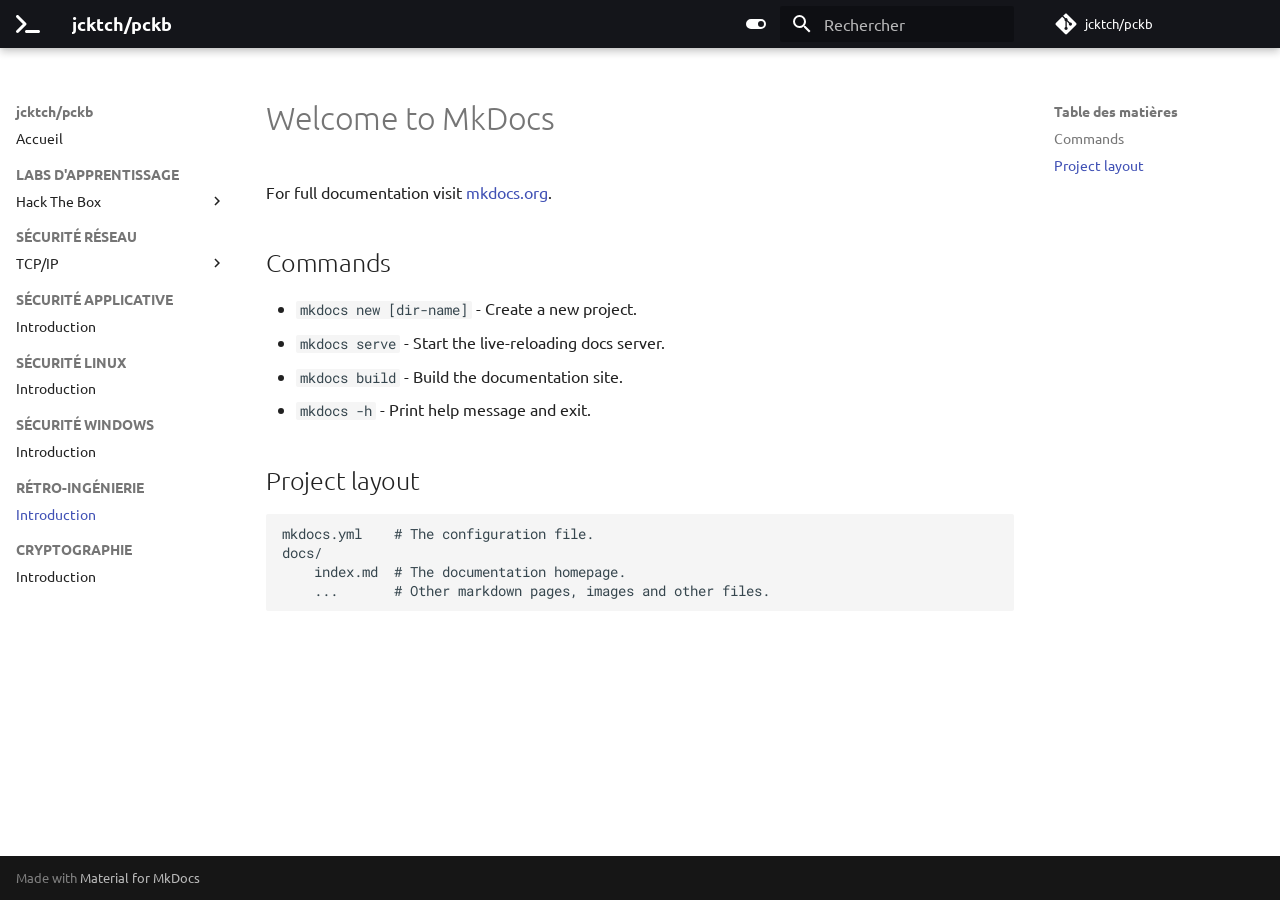
<file: 06_ret_ing/index.html>
<!doctype html>
<html lang="fr" class="no-js">
  <head>
    
      <meta charset="utf-8">
      <meta name="viewport" content="width=device-width,initial-scale=1">
      
      
      
        <link rel="canonical" href="https://mydomain.org/mysite/06_ret_ing/">
      
      
        <link rel="prev" href="../05_sec_win/">
      
      
        <link rel="next" href="../07_crypto/">
      
      
        
      
      
      <link rel="icon" href="../assets/images/favicon.png">
      <meta name="generator" content="mkdocs-1.6.1, mkdocs-material-9.7.7">
    
    
      
        <title>Introduction - jcktch/pckb</title>
      
    
    
      <link rel="stylesheet" href="../assets/stylesheets/main.ec1eaa64.min.css">
      
        
        <link rel="stylesheet" href="../assets/stylesheets/palette.ab4e12ef.min.css">
      
      


    
    
      
    
    
      
        
        
        <link rel="preconnect" href="https://fonts.gstatic.com" crossorigin>
        <link rel="stylesheet" href="https://fonts.googleapis.com/css?family=Ubuntu:300,300i,400,400i,700,700i%7CRoboto+Mono:400,400i,700,700i&display=fallback">
        <style>:root{--md-text-font:"Ubuntu";--md-code-font:"Roboto Mono"}</style>
      
    
    
      <link rel="stylesheet" href="../stylesheets/extra.css">
    
    <script>__md_scope=new URL("..",location),__md_hash=e=>[...e].reduce(((e,_)=>(e<<5)-e+_.charCodeAt(0)),0),__md_get=(e,_=localStorage,t=__md_scope)=>JSON.parse(_.getItem(t.pathname+"."+e)),__md_set=(e,_,t=localStorage,a=__md_scope)=>{try{t.setItem(a.pathname+"."+e,JSON.stringify(_))}catch(e){}}</script>
    
      

    
    
  </head>
  
  
    
    
      
    
    
    
    
    <body dir="ltr" data-md-color-scheme="default" data-md-color-primary="black" data-md-color-accent="light-blue">
  
    
    <input class="md-toggle" data-md-toggle="drawer" type="checkbox" id="__drawer" autocomplete="off">
    <input class="md-toggle" data-md-toggle="search" type="checkbox" id="__search" autocomplete="off">
    <label class="md-overlay" for="__drawer"></label>
    <div data-md-component="skip">
      
        
        <a href="#welcome-to-mkdocs" class="md-skip">
          Aller au contenu
        </a>
      
    </div>
    <div data-md-component="announce">
      
    </div>
    
    
      

  

<header class="md-header md-header--shadow" data-md-component="header">
  <nav class="md-header__inner md-grid" aria-label="En-tête">
    <a href=".." title="jcktch/pckb" class="md-header__button md-logo" aria-label="jcktch/pckb" data-md-component="logo">
      
  
  <svg xmlns="http://www.w3.org/2000/svg" viewBox="0 0 512 512"><!--! Font Awesome Free 7.1.0 by @fontawesome - https://fontawesome.com License - https://fontawesome.com/license/free (Icons: CC BY 4.0, Fonts: SIL OFL 1.1, Code: MIT License) Copyright 2025 Fonticons, Inc.--><path d="M9.4 118.6c-12.5-12.5-12.5-32.8 0-45.3s32.8-12.5 45.3 0l160 160c12.5 12.5 12.5 32.8 0 45.3l-160 160c-12.5 12.5-32.8 12.5-45.3 0s-12.5-32.8 0-45.3L146.7 256zM224 384h256c17.7 0 32 14.3 32 32s-14.3 32-32 32H224c-17.7 0-32-14.3-32-32s14.3-32 32-32"/></svg>

    </a>
    <label class="md-header__button md-icon" for="__drawer">
      
      <svg xmlns="http://www.w3.org/2000/svg" viewBox="0 0 24 24"><path d="M3 6h18v2H3zm0 5h18v2H3zm0 5h18v2H3z"/></svg>
    </label>
    <div class="md-header__title" data-md-component="header-title">
      <div class="md-header__ellipsis">
        <div class="md-header__topic">
          <span class="md-ellipsis">
            jcktch/pckb
          </span>
        </div>
        <div class="md-header__topic" data-md-component="header-topic">
          <span class="md-ellipsis">
            
              Introduction
            
          </span>
        </div>
      </div>
    </div>
    
      
        <form class="md-header__option" data-md-component="palette">
  
    
    
    
    <input class="md-option" data-md-color-media="" data-md-color-scheme="default" data-md-color-primary="black" data-md-color-accent="light-blue"  aria-label="Basculer en mode sombre"  type="radio" name="__palette" id="__palette_0">
    
      <label class="md-header__button md-icon" title="Basculer en mode sombre" for="__palette_1" hidden>
        <svg xmlns="http://www.w3.org/2000/svg" viewBox="0 0 24 24"><path d="M17 7H7a5 5 0 0 0-5 5 5 5 0 0 0 5 5h10a5 5 0 0 0 5-5 5 5 0 0 0-5-5m0 8a3 3 0 0 1-3-3 3 3 0 0 1 3-3 3 3 0 0 1 3 3 3 3 0 0 1-3 3"/></svg>
      </label>
    
  
    
    
    
    <input class="md-option" data-md-color-media="" data-md-color-scheme="slate" data-md-color-primary="black" data-md-color-accent="light-blue"  aria-label="Basculer en mode clair"  type="radio" name="__palette" id="__palette_1">
    
      <label class="md-header__button md-icon" title="Basculer en mode clair" for="__palette_0" hidden>
        <svg xmlns="http://www.w3.org/2000/svg" viewBox="0 0 24 24"><path d="M17 6H7c-3.31 0-6 2.69-6 6s2.69 6 6 6h10c3.31 0 6-2.69 6-6s-2.69-6-6-6m0 10H7c-2.21 0-4-1.79-4-4s1.79-4 4-4h10c2.21 0 4 1.79 4 4s-1.79 4-4 4M7 9c-1.66 0-3 1.34-3 3s1.34 3 3 3 3-1.34 3-3-1.34-3-3-3"/></svg>
      </label>
    
  
</form>
      
    
    
      <script>var palette=__md_get("__palette");if(palette&&palette.color){if("(prefers-color-scheme)"===palette.color.media){var media=matchMedia("(prefers-color-scheme: light)"),input=document.querySelector(media.matches?"[data-md-color-media='(prefers-color-scheme: light)']":"[data-md-color-media='(prefers-color-scheme: dark)']");palette.color.media=input.getAttribute("data-md-color-media"),palette.color.scheme=input.getAttribute("data-md-color-scheme"),palette.color.primary=input.getAttribute("data-md-color-primary"),palette.color.accent=input.getAttribute("data-md-color-accent")}for(var[key,value]of Object.entries(palette.color))document.body.setAttribute("data-md-color-"+key,value)}</script>
    
    
    
      
      
        <label class="md-header__button md-icon" for="__search">
          
          <svg xmlns="http://www.w3.org/2000/svg" viewBox="0 0 24 24"><path d="M9.5 3A6.5 6.5 0 0 1 16 9.5c0 1.61-.59 3.09-1.56 4.23l.27.27h.79l5 5-1.5 1.5-5-5v-.79l-.27-.27A6.52 6.52 0 0 1 9.5 16 6.5 6.5 0 0 1 3 9.5 6.5 6.5 0 0 1 9.5 3m0 2C7 5 5 7 5 9.5S7 14 9.5 14 14 12 14 9.5 12 5 9.5 5"/></svg>
        </label>
        <div class="md-search" data-md-component="search" role="dialog">
  <label class="md-search__overlay" for="__search"></label>
  <div class="md-search__inner" role="search">
    <form class="md-search__form" name="search">
      <input type="text" class="md-search__input" name="query" aria-label="Rechercher" placeholder="Rechercher" autocapitalize="off" autocorrect="off" autocomplete="off" spellcheck="false" data-md-component="search-query" required>
      <label class="md-search__icon md-icon" for="__search">
        
        <svg xmlns="http://www.w3.org/2000/svg" viewBox="0 0 24 24"><path d="M9.5 3A6.5 6.5 0 0 1 16 9.5c0 1.61-.59 3.09-1.56 4.23l.27.27h.79l5 5-1.5 1.5-5-5v-.79l-.27-.27A6.52 6.52 0 0 1 9.5 16 6.5 6.5 0 0 1 3 9.5 6.5 6.5 0 0 1 9.5 3m0 2C7 5 5 7 5 9.5S7 14 9.5 14 14 12 14 9.5 12 5 9.5 5"/></svg>
        
        <svg xmlns="http://www.w3.org/2000/svg" viewBox="0 0 24 24"><path d="M20 11v2H8l5.5 5.5-1.42 1.42L4.16 12l7.92-7.92L13.5 5.5 8 11z"/></svg>
      </label>
      <nav class="md-search__options" aria-label="Recherche">
        
        <button type="reset" class="md-search__icon md-icon" title="Effacer" aria-label="Effacer" tabindex="-1">
          
          <svg xmlns="http://www.w3.org/2000/svg" viewBox="0 0 24 24"><path d="M19 6.41 17.59 5 12 10.59 6.41 5 5 6.41 10.59 12 5 17.59 6.41 19 12 13.41 17.59 19 19 17.59 13.41 12z"/></svg>
        </button>
      </nav>
      
        <div class="md-search__suggest" data-md-component="search-suggest"></div>
      
    </form>
    <div class="md-search__output">
      <div class="md-search__scrollwrap" tabindex="0" data-md-scrollfix>
        <div class="md-search-result" data-md-component="search-result">
          <div class="md-search-result__meta">
            Initialisation de la recherche
          </div>
          <ol class="md-search-result__list" role="presentation"></ol>
        </div>
      </div>
    </div>
  </div>
</div>
      
    
    
      <div class="md-header__source">
        <a href="https://github.com/jcktch/pckb.git" title="Aller au dépôt" class="md-source" data-md-component="source">
  <div class="md-source__icon md-icon">
    
    <svg xmlns="http://www.w3.org/2000/svg" viewBox="0 0 448 512"><!--! Font Awesome Free 7.1.0 by @fontawesome - https://fontawesome.com License - https://fontawesome.com/license/free (Icons: CC BY 4.0, Fonts: SIL OFL 1.1, Code: MIT License) Copyright 2025 Fonticons, Inc.--><path d="M439.6 236.1 244 40.5c-5.4-5.5-12.8-8.5-20.4-8.5s-15 3-20.4 8.4L162.5 81l51.5 51.5c27.1-9.1 52.7 16.8 43.4 43.7l49.7 49.7c34.2-11.8 61.2 31 35.5 56.7-26.5 26.5-70.2-2.9-56-37.3L240.3 199v121.9c25.3 12.5 22.3 41.8 9.1 55-6.4 6.4-15.2 10.1-24.3 10.1s-17.8-3.6-24.3-10.1c-17.6-17.6-11.1-46.9 11.2-56v-123c-20.8-8.5-24.6-30.7-18.6-45L142.6 101 8.5 235.1C3 240.6 0 247.9 0 255.5s3 15 8.5 20.4l195.6 195.7c5.4 5.4 12.7 8.4 20.4 8.4s15-3 20.4-8.4l194.7-194.7c5.4-5.4 8.4-12.8 8.4-20.4s-3-15-8.4-20.4"/></svg>
  </div>
  <div class="md-source__repository">
    jcktch/pckb
  </div>
</a>
      </div>
    
  </nav>
  
</header>
    
    <div class="md-container" data-md-component="container">
      
      
        
          
        
      
      <main class="md-main" data-md-component="main">
        <div class="md-main__inner md-grid">
          
            
              
              <div class="md-sidebar md-sidebar--primary" data-md-component="sidebar" data-md-type="navigation" >
                <div class="md-sidebar__scrollwrap">
                  <div class="md-sidebar__inner">
                    



<nav class="md-nav md-nav--primary" aria-label="Navigation" data-md-level="0">
  <label class="md-nav__title" for="__drawer">
    <a href=".." title="jcktch/pckb" class="md-nav__button md-logo" aria-label="jcktch/pckb" data-md-component="logo">
      
  
  <svg xmlns="http://www.w3.org/2000/svg" viewBox="0 0 512 512"><!--! Font Awesome Free 7.1.0 by @fontawesome - https://fontawesome.com License - https://fontawesome.com/license/free (Icons: CC BY 4.0, Fonts: SIL OFL 1.1, Code: MIT License) Copyright 2025 Fonticons, Inc.--><path d="M9.4 118.6c-12.5-12.5-12.5-32.8 0-45.3s32.8-12.5 45.3 0l160 160c12.5 12.5 12.5 32.8 0 45.3l-160 160c-12.5 12.5-32.8 12.5-45.3 0s-12.5-32.8 0-45.3L146.7 256zM224 384h256c17.7 0 32 14.3 32 32s-14.3 32-32 32H224c-17.7 0-32-14.3-32-32s14.3-32 32-32"/></svg>

    </a>
    jcktch/pckb
  </label>
  
    <div class="md-nav__source">
      <a href="https://github.com/jcktch/pckb.git" title="Aller au dépôt" class="md-source" data-md-component="source">
  <div class="md-source__icon md-icon">
    
    <svg xmlns="http://www.w3.org/2000/svg" viewBox="0 0 448 512"><!--! Font Awesome Free 7.1.0 by @fontawesome - https://fontawesome.com License - https://fontawesome.com/license/free (Icons: CC BY 4.0, Fonts: SIL OFL 1.1, Code: MIT License) Copyright 2025 Fonticons, Inc.--><path d="M439.6 236.1 244 40.5c-5.4-5.5-12.8-8.5-20.4-8.5s-15 3-20.4 8.4L162.5 81l51.5 51.5c27.1-9.1 52.7 16.8 43.4 43.7l49.7 49.7c34.2-11.8 61.2 31 35.5 56.7-26.5 26.5-70.2-2.9-56-37.3L240.3 199v121.9c25.3 12.5 22.3 41.8 9.1 55-6.4 6.4-15.2 10.1-24.3 10.1s-17.8-3.6-24.3-10.1c-17.6-17.6-11.1-46.9 11.2-56v-123c-20.8-8.5-24.6-30.7-18.6-45L142.6 101 8.5 235.1C3 240.6 0 247.9 0 255.5s3 15 8.5 20.4l195.6 195.7c5.4 5.4 12.7 8.4 20.4 8.4s15-3 20.4-8.4l194.7-194.7c5.4-5.4 8.4-12.8 8.4-20.4s-3-15-8.4-20.4"/></svg>
  </div>
  <div class="md-source__repository">
    jcktch/pckb
  </div>
</a>
    </div>
  
  <ul class="md-nav__list" data-md-scrollfix>
    
      
      
  
  
  
  
    <li class="md-nav__item">
      <a href=".." class="md-nav__link">
        
  
  
  <span class="md-ellipsis">
    
  
    Accueil
  

    
  </span>
  
  

      </a>
    </li>
  

    
      
      
  
  
  
  
    
    
    
    
      
        
        
      
    
    
    <li class="md-nav__item md-nav__item--section md-nav__item--nested">
      
        
        
        <input class="md-nav__toggle md-toggle " type="checkbox" id="__nav_2" >
        
          
          <label class="md-nav__link" for="__nav_2" id="__nav_2_label" tabindex="">
            
  
  
  <span class="md-ellipsis">
    
  
    LABS D'APPRENTISSAGE
  

    
  </span>
  
  

            <span class="md-nav__icon md-icon"></span>
          </label>
        
        <nav class="md-nav" data-md-level="1" aria-labelledby="__nav_2_label" aria-expanded="false">
          <label class="md-nav__title" for="__nav_2">
            <span class="md-nav__icon md-icon"></span>
            
  
    LABS D'APPRENTISSAGE
  

          </label>
          <ul class="md-nav__list" data-md-scrollfix>
            
              
                
  
  
  
  
    
    
    
    
      
    
    
    <li class="md-nav__item md-nav__item--nested">
      
        
        
        <input class="md-nav__toggle md-toggle " type="checkbox" id="__nav_2_1" >
        
          
          <label class="md-nav__link" for="__nav_2_1" id="__nav_2_1_label" tabindex="0">
            
  
  
  <span class="md-ellipsis">
    
  
    Hack The Box
  

    
  </span>
  
  

            <span class="md-nav__icon md-icon"></span>
          </label>
        
        <nav class="md-nav" data-md-level="2" aria-labelledby="__nav_2_1_label" aria-expanded="false">
          <label class="md-nav__title" for="__nav_2_1">
            <span class="md-nav__icon md-icon"></span>
            
  
    Hack The Box
  

          </label>
          <ul class="md-nav__list" data-md-scrollfix>
            
              
                
  
  
  
  
    <li class="md-nav__item">
      <a href="../01_labs_app/htb/machine/" class="md-nav__link">
        
  
  
  <span class="md-ellipsis">
    
  
    Test
  

    
  </span>
  
  

      </a>
    </li>
  

              
            
          </ul>
        </nav>
      
    </li>
  

              
            
          </ul>
        </nav>
      
    </li>
  

    
      
      
  
  
  
  
    
    
    
    
      
        
        
      
    
    
    <li class="md-nav__item md-nav__item--section md-nav__item--nested">
      
        
        
        <input class="md-nav__toggle md-toggle " type="checkbox" id="__nav_3" >
        
          
          <label class="md-nav__link" for="__nav_3" id="__nav_3_label" tabindex="">
            
  
  
  <span class="md-ellipsis">
    
  
    SÉCURITÉ RÉSEAU
  

    
  </span>
  
  

            <span class="md-nav__icon md-icon"></span>
          </label>
        
        <nav class="md-nav" data-md-level="1" aria-labelledby="__nav_3_label" aria-expanded="false">
          <label class="md-nav__title" for="__nav_3">
            <span class="md-nav__icon md-icon"></span>
            
  
    SÉCURITÉ RÉSEAU
  

          </label>
          <ul class="md-nav__list" data-md-scrollfix>
            
              
                
  
  
  
  
    
    
    
    
      
    
    
    <li class="md-nav__item md-nav__item--nested">
      
        
        
        <input class="md-nav__toggle md-toggle " type="checkbox" id="__nav_3_1" >
        
          
          <label class="md-nav__link" for="__nav_3_1" id="__nav_3_1_label" tabindex="0">
            
  
  
  <span class="md-ellipsis">
    
  
    TCP/IP
  

    
  </span>
  
  

            <span class="md-nav__icon md-icon"></span>
          </label>
        
        <nav class="md-nav" data-md-level="2" aria-labelledby="__nav_3_1_label" aria-expanded="false">
          <label class="md-nav__title" for="__nav_3_1">
            <span class="md-nav__icon md-icon"></span>
            
  
    TCP/IP
  

          </label>
          <ul class="md-nav__list" data-md-scrollfix>
            
              
                
  
  
  
  
    <li class="md-nav__item">
      <a href="../02_sec_res/ftp/ftp/" class="md-nav__link">
        
  
  
  <span class="md-ellipsis">
    
  
    FTP
  

    
  </span>
  
  

      </a>
    </li>
  

              
            
          </ul>
        </nav>
      
    </li>
  

              
            
          </ul>
        </nav>
      
    </li>
  

    
      
      
  
  
  
  
    
    
    
    
      
        
        
      
    
    
    <li class="md-nav__item md-nav__item--section md-nav__item--nested">
      
        
        
        <input class="md-nav__toggle md-toggle " type="checkbox" id="__nav_4" >
        
          
          <label class="md-nav__link" for="__nav_4" id="__nav_4_label" tabindex="">
            
  
  
  <span class="md-ellipsis">
    
  
    SÉCURITÉ APPLICATIVE
  

    
  </span>
  
  

            <span class="md-nav__icon md-icon"></span>
          </label>
        
        <nav class="md-nav" data-md-level="1" aria-labelledby="__nav_4_label" aria-expanded="false">
          <label class="md-nav__title" for="__nav_4">
            <span class="md-nav__icon md-icon"></span>
            
  
    SÉCURITÉ APPLICATIVE
  

          </label>
          <ul class="md-nav__list" data-md-scrollfix>
            
              
                
  
  
  
  
    <li class="md-nav__item">
      <a href="../03_sec_app/" class="md-nav__link">
        
  
  
  <span class="md-ellipsis">
    
  
    Introduction
  

    
  </span>
  
  

      </a>
    </li>
  

              
            
          </ul>
        </nav>
      
    </li>
  

    
      
      
  
  
  
  
    
    
    
    
      
        
        
      
    
    
    <li class="md-nav__item md-nav__item--section md-nav__item--nested">
      
        
        
        <input class="md-nav__toggle md-toggle " type="checkbox" id="__nav_5" >
        
          
          <label class="md-nav__link" for="__nav_5" id="__nav_5_label" tabindex="">
            
  
  
  <span class="md-ellipsis">
    
  
    SÉCURITÉ LINUX
  

    
  </span>
  
  

            <span class="md-nav__icon md-icon"></span>
          </label>
        
        <nav class="md-nav" data-md-level="1" aria-labelledby="__nav_5_label" aria-expanded="false">
          <label class="md-nav__title" for="__nav_5">
            <span class="md-nav__icon md-icon"></span>
            
  
    SÉCURITÉ LINUX
  

          </label>
          <ul class="md-nav__list" data-md-scrollfix>
            
              
                
  
  
  
  
    <li class="md-nav__item">
      <a href="../04_sec_lin/" class="md-nav__link">
        
  
  
  <span class="md-ellipsis">
    
  
    Introduction
  

    
  </span>
  
  

      </a>
    </li>
  

              
            
          </ul>
        </nav>
      
    </li>
  

    
      
      
  
  
  
  
    
    
    
    
      
        
        
      
    
    
    <li class="md-nav__item md-nav__item--section md-nav__item--nested">
      
        
        
        <input class="md-nav__toggle md-toggle " type="checkbox" id="__nav_6" >
        
          
          <label class="md-nav__link" for="__nav_6" id="__nav_6_label" tabindex="">
            
  
  
  <span class="md-ellipsis">
    
  
    SÉCURITÉ WINDOWS
  

    
  </span>
  
  

            <span class="md-nav__icon md-icon"></span>
          </label>
        
        <nav class="md-nav" data-md-level="1" aria-labelledby="__nav_6_label" aria-expanded="false">
          <label class="md-nav__title" for="__nav_6">
            <span class="md-nav__icon md-icon"></span>
            
  
    SÉCURITÉ WINDOWS
  

          </label>
          <ul class="md-nav__list" data-md-scrollfix>
            
              
                
  
  
  
  
    <li class="md-nav__item">
      <a href="../05_sec_win/" class="md-nav__link">
        
  
  
  <span class="md-ellipsis">
    
  
    Introduction
  

    
  </span>
  
  

      </a>
    </li>
  

              
            
          </ul>
        </nav>
      
    </li>
  

    
      
      
  
  
    
  
  
  
    
    
    
    
      
        
        
      
    
    
    <li class="md-nav__item md-nav__item--active md-nav__item--section md-nav__item--nested">
      
        
        
        <input class="md-nav__toggle md-toggle " type="checkbox" id="__nav_7" checked>
        
          
          <label class="md-nav__link" for="__nav_7" id="__nav_7_label" tabindex="">
            
  
  
  <span class="md-ellipsis">
    
  
    RÉTRO-INGÉNIERIE
  

    
  </span>
  
  

            <span class="md-nav__icon md-icon"></span>
          </label>
        
        <nav class="md-nav" data-md-level="1" aria-labelledby="__nav_7_label" aria-expanded="true">
          <label class="md-nav__title" for="__nav_7">
            <span class="md-nav__icon md-icon"></span>
            
  
    RÉTRO-INGÉNIERIE
  

          </label>
          <ul class="md-nav__list" data-md-scrollfix>
            
              
                
  
  
    
  
  
  
    <li class="md-nav__item md-nav__item--active">
      
      <input class="md-nav__toggle md-toggle" type="checkbox" id="__toc">
      
      
        
      
      
        <label class="md-nav__link md-nav__link--active" for="__toc">
          
  
  
  <span class="md-ellipsis">
    
  
    Introduction
  

    
  </span>
  
  

          <span class="md-nav__icon md-icon"></span>
        </label>
      
      <a href="./" class="md-nav__link md-nav__link--active">
        
  
  
  <span class="md-ellipsis">
    
  
    Introduction
  

    
  </span>
  
  

      </a>
      
        

<nav class="md-nav md-nav--secondary" aria-label="Table des matières">
  
  
  
    
  
  
    <label class="md-nav__title" for="__toc">
      <span class="md-nav__icon md-icon"></span>
      Table des matières
    </label>
    <ul class="md-nav__list" data-md-component="toc" data-md-scrollfix>
      
        <li class="md-nav__item">
  <a href="#commands" class="md-nav__link">
    <span class="md-ellipsis">
      
        Commands
      
    </span>
  </a>
  
</li>
      
        <li class="md-nav__item">
  <a href="#project-layout" class="md-nav__link">
    <span class="md-ellipsis">
      
        Project layout
      
    </span>
  </a>
  
</li>
      
    </ul>
  
</nav>
      
    </li>
  

              
            
          </ul>
        </nav>
      
    </li>
  

    
      
      
  
  
  
  
    
    
    
    
      
        
        
      
    
    
    <li class="md-nav__item md-nav__item--section md-nav__item--nested">
      
        
        
        <input class="md-nav__toggle md-toggle " type="checkbox" id="__nav_8" >
        
          
          <label class="md-nav__link" for="__nav_8" id="__nav_8_label" tabindex="">
            
  
  
  <span class="md-ellipsis">
    
  
    CRYPTOGRAPHIE
  

    
  </span>
  
  

            <span class="md-nav__icon md-icon"></span>
          </label>
        
        <nav class="md-nav" data-md-level="1" aria-labelledby="__nav_8_label" aria-expanded="false">
          <label class="md-nav__title" for="__nav_8">
            <span class="md-nav__icon md-icon"></span>
            
  
    CRYPTOGRAPHIE
  

          </label>
          <ul class="md-nav__list" data-md-scrollfix>
            
              
                
  
  
  
  
    <li class="md-nav__item">
      <a href="../07_crypto/" class="md-nav__link">
        
  
  
  <span class="md-ellipsis">
    
  
    Introduction
  

    
  </span>
  
  

      </a>
    </li>
  

              
            
          </ul>
        </nav>
      
    </li>
  

    
  </ul>
</nav>
                  </div>
                </div>
              </div>
            
            
              
              <div class="md-sidebar md-sidebar--secondary" data-md-component="sidebar" data-md-type="toc" >
                <div class="md-sidebar__scrollwrap">
                  <div class="md-sidebar__inner">
                    

<nav class="md-nav md-nav--secondary" aria-label="Table des matières">
  
  
  
    
  
  
    <label class="md-nav__title" for="__toc">
      <span class="md-nav__icon md-icon"></span>
      Table des matières
    </label>
    <ul class="md-nav__list" data-md-component="toc" data-md-scrollfix>
      
        <li class="md-nav__item">
  <a href="#commands" class="md-nav__link">
    <span class="md-ellipsis">
      
        Commands
      
    </span>
  </a>
  
</li>
      
        <li class="md-nav__item">
  <a href="#project-layout" class="md-nav__link">
    <span class="md-ellipsis">
      
        Project layout
      
    </span>
  </a>
  
</li>
      
    </ul>
  
</nav>
                  </div>
                </div>
              </div>
            
          
          
            <div class="md-content" data-md-component="content">
              
              <article class="md-content__inner md-typeset">
                
                  


  
  


<h1 id="welcome-to-mkdocs">Welcome to MkDocs</h1>
<p>For full documentation visit <a href="https://www.mkdocs.org">mkdocs.org</a>.</p>
<h2 id="commands">Commands</h2>
<ul>
<li><code>mkdocs new [dir-name]</code> - Create a new project.</li>
<li><code>mkdocs serve</code> - Start the live-reloading docs server.</li>
<li><code>mkdocs build</code> - Build the documentation site.</li>
<li><code>mkdocs -h</code> - Print help message and exit.</li>
</ul>
<h2 id="project-layout">Project layout</h2>
<pre><code>mkdocs.yml    # The configuration file.
docs/
    index.md  # The documentation homepage.
    ...       # Other markdown pages, images and other files.
</code></pre>












                
              </article>
            </div>
          
          
<script>var target=document.getElementById(location.hash.slice(1));target&&target.name&&(target.checked=target.name.startsWith("__tabbed_"))</script>
        </div>
        
      </main>
      
        <footer class="md-footer">
  
  <div class="md-footer-meta md-typeset">
    <div class="md-footer-meta__inner md-grid">
      <div class="md-copyright">
  
  
    Made with
    <a href="https://squidfunk.github.io/mkdocs-material/" target="_blank" rel="noopener">
      Material for MkDocs
    </a>
  
</div>
      
    </div>
  </div>
</footer>
      
    </div>
    <div class="md-dialog" data-md-component="dialog">
      <div class="md-dialog__inner md-typeset"></div>
    </div>
    
    
    
      
      
      <script id="__config" type="application/json">{"annotate": null, "base": "..", "features": ["navigation.sections", "search.suggest", "search.highlight"], "search": "../assets/javascripts/workers/search.2c215733.min.js", "tags": null, "translations": {"clipboard.copied": "Copi\u00e9 dans le presse-papier", "clipboard.copy": "Copier dans le presse-papier", "search.result.more.one": "1 de plus sur cette page", "search.result.more.other": "# de plus sur cette page", "search.result.none": "Aucun document trouv\u00e9", "search.result.one": "1 document trouv\u00e9", "search.result.other": "# documents trouv\u00e9s", "search.result.placeholder": "Taper pour d\u00e9marrer la recherche", "search.result.term.missing": "Non trouv\u00e9", "select.version": "S\u00e9lectionner la version"}, "version": null}</script>
    
    
      <script src="../assets/javascripts/bundle.d7400e89.min.js"></script>
      
    
  </body>
</html>
</file>
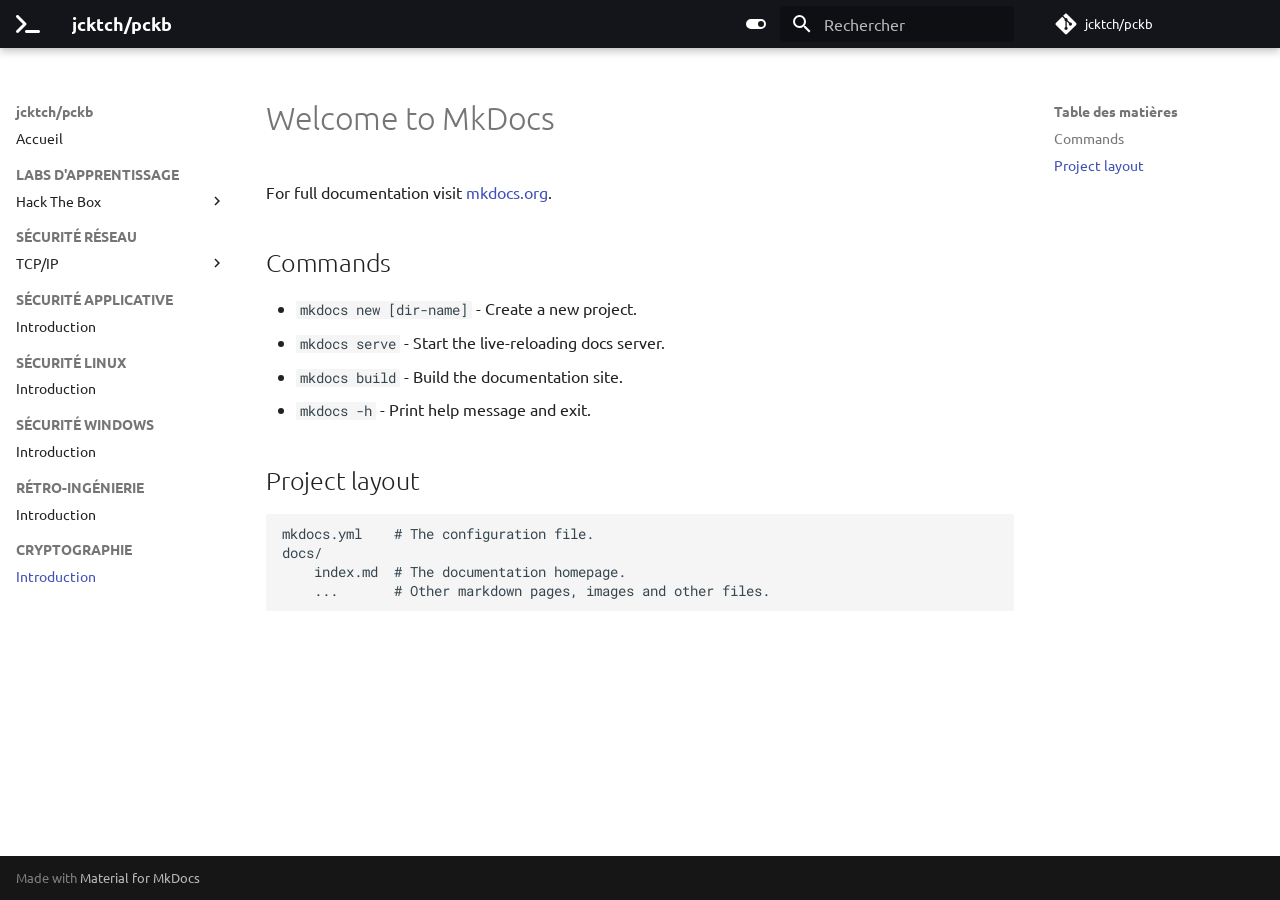
<file: 07_crypto/index.html>
<!doctype html>
<html lang="fr" class="no-js">
  <head>
    
      <meta charset="utf-8">
      <meta name="viewport" content="width=device-width,initial-scale=1">
      
      
      
        <link rel="canonical" href="https://mydomain.org/mysite/07_crypto/">
      
      
        <link rel="prev" href="../06_ret_ing/">
      
      
      
        
      
      
      <link rel="icon" href="../assets/images/favicon.png">
      <meta name="generator" content="mkdocs-1.6.1, mkdocs-material-9.7.7">
    
    
      
        <title>Introduction - jcktch/pckb</title>
      
    
    
      <link rel="stylesheet" href="../assets/stylesheets/main.ec1eaa64.min.css">
      
        
        <link rel="stylesheet" href="../assets/stylesheets/palette.ab4e12ef.min.css">
      
      


    
    
      
    
    
      
        
        
        <link rel="preconnect" href="https://fonts.gstatic.com" crossorigin>
        <link rel="stylesheet" href="https://fonts.googleapis.com/css?family=Ubuntu:300,300i,400,400i,700,700i%7CRoboto+Mono:400,400i,700,700i&display=fallback">
        <style>:root{--md-text-font:"Ubuntu";--md-code-font:"Roboto Mono"}</style>
      
    
    
      <link rel="stylesheet" href="../stylesheets/extra.css">
    
    <script>__md_scope=new URL("..",location),__md_hash=e=>[...e].reduce(((e,_)=>(e<<5)-e+_.charCodeAt(0)),0),__md_get=(e,_=localStorage,t=__md_scope)=>JSON.parse(_.getItem(t.pathname+"."+e)),__md_set=(e,_,t=localStorage,a=__md_scope)=>{try{t.setItem(a.pathname+"."+e,JSON.stringify(_))}catch(e){}}</script>
    
      

    
    
  </head>
  
  
    
    
      
    
    
    
    
    <body dir="ltr" data-md-color-scheme="default" data-md-color-primary="black" data-md-color-accent="light-blue">
  
    
    <input class="md-toggle" data-md-toggle="drawer" type="checkbox" id="__drawer" autocomplete="off">
    <input class="md-toggle" data-md-toggle="search" type="checkbox" id="__search" autocomplete="off">
    <label class="md-overlay" for="__drawer"></label>
    <div data-md-component="skip">
      
        
        <a href="#welcome-to-mkdocs" class="md-skip">
          Aller au contenu
        </a>
      
    </div>
    <div data-md-component="announce">
      
    </div>
    
    
      

  

<header class="md-header md-header--shadow" data-md-component="header">
  <nav class="md-header__inner md-grid" aria-label="En-tête">
    <a href=".." title="jcktch/pckb" class="md-header__button md-logo" aria-label="jcktch/pckb" data-md-component="logo">
      
  
  <svg xmlns="http://www.w3.org/2000/svg" viewBox="0 0 512 512"><!--! Font Awesome Free 7.1.0 by @fontawesome - https://fontawesome.com License - https://fontawesome.com/license/free (Icons: CC BY 4.0, Fonts: SIL OFL 1.1, Code: MIT License) Copyright 2025 Fonticons, Inc.--><path d="M9.4 118.6c-12.5-12.5-12.5-32.8 0-45.3s32.8-12.5 45.3 0l160 160c12.5 12.5 12.5 32.8 0 45.3l-160 160c-12.5 12.5-32.8 12.5-45.3 0s-12.5-32.8 0-45.3L146.7 256zM224 384h256c17.7 0 32 14.3 32 32s-14.3 32-32 32H224c-17.7 0-32-14.3-32-32s14.3-32 32-32"/></svg>

    </a>
    <label class="md-header__button md-icon" for="__drawer">
      
      <svg xmlns="http://www.w3.org/2000/svg" viewBox="0 0 24 24"><path d="M3 6h18v2H3zm0 5h18v2H3zm0 5h18v2H3z"/></svg>
    </label>
    <div class="md-header__title" data-md-component="header-title">
      <div class="md-header__ellipsis">
        <div class="md-header__topic">
          <span class="md-ellipsis">
            jcktch/pckb
          </span>
        </div>
        <div class="md-header__topic" data-md-component="header-topic">
          <span class="md-ellipsis">
            
              Introduction
            
          </span>
        </div>
      </div>
    </div>
    
      
        <form class="md-header__option" data-md-component="palette">
  
    
    
    
    <input class="md-option" data-md-color-media="" data-md-color-scheme="default" data-md-color-primary="black" data-md-color-accent="light-blue"  aria-label="Basculer en mode sombre"  type="radio" name="__palette" id="__palette_0">
    
      <label class="md-header__button md-icon" title="Basculer en mode sombre" for="__palette_1" hidden>
        <svg xmlns="http://www.w3.org/2000/svg" viewBox="0 0 24 24"><path d="M17 7H7a5 5 0 0 0-5 5 5 5 0 0 0 5 5h10a5 5 0 0 0 5-5 5 5 0 0 0-5-5m0 8a3 3 0 0 1-3-3 3 3 0 0 1 3-3 3 3 0 0 1 3 3 3 3 0 0 1-3 3"/></svg>
      </label>
    
  
    
    
    
    <input class="md-option" data-md-color-media="" data-md-color-scheme="slate" data-md-color-primary="black" data-md-color-accent="light-blue"  aria-label="Basculer en mode clair"  type="radio" name="__palette" id="__palette_1">
    
      <label class="md-header__button md-icon" title="Basculer en mode clair" for="__palette_0" hidden>
        <svg xmlns="http://www.w3.org/2000/svg" viewBox="0 0 24 24"><path d="M17 6H7c-3.31 0-6 2.69-6 6s2.69 6 6 6h10c3.31 0 6-2.69 6-6s-2.69-6-6-6m0 10H7c-2.21 0-4-1.79-4-4s1.79-4 4-4h10c2.21 0 4 1.79 4 4s-1.79 4-4 4M7 9c-1.66 0-3 1.34-3 3s1.34 3 3 3 3-1.34 3-3-1.34-3-3-3"/></svg>
      </label>
    
  
</form>
      
    
    
      <script>var palette=__md_get("__palette");if(palette&&palette.color){if("(prefers-color-scheme)"===palette.color.media){var media=matchMedia("(prefers-color-scheme: light)"),input=document.querySelector(media.matches?"[data-md-color-media='(prefers-color-scheme: light)']":"[data-md-color-media='(prefers-color-scheme: dark)']");palette.color.media=input.getAttribute("data-md-color-media"),palette.color.scheme=input.getAttribute("data-md-color-scheme"),palette.color.primary=input.getAttribute("data-md-color-primary"),palette.color.accent=input.getAttribute("data-md-color-accent")}for(var[key,value]of Object.entries(palette.color))document.body.setAttribute("data-md-color-"+key,value)}</script>
    
    
    
      
      
        <label class="md-header__button md-icon" for="__search">
          
          <svg xmlns="http://www.w3.org/2000/svg" viewBox="0 0 24 24"><path d="M9.5 3A6.5 6.5 0 0 1 16 9.5c0 1.61-.59 3.09-1.56 4.23l.27.27h.79l5 5-1.5 1.5-5-5v-.79l-.27-.27A6.52 6.52 0 0 1 9.5 16 6.5 6.5 0 0 1 3 9.5 6.5 6.5 0 0 1 9.5 3m0 2C7 5 5 7 5 9.5S7 14 9.5 14 14 12 14 9.5 12 5 9.5 5"/></svg>
        </label>
        <div class="md-search" data-md-component="search" role="dialog">
  <label class="md-search__overlay" for="__search"></label>
  <div class="md-search__inner" role="search">
    <form class="md-search__form" name="search">
      <input type="text" class="md-search__input" name="query" aria-label="Rechercher" placeholder="Rechercher" autocapitalize="off" autocorrect="off" autocomplete="off" spellcheck="false" data-md-component="search-query" required>
      <label class="md-search__icon md-icon" for="__search">
        
        <svg xmlns="http://www.w3.org/2000/svg" viewBox="0 0 24 24"><path d="M9.5 3A6.5 6.5 0 0 1 16 9.5c0 1.61-.59 3.09-1.56 4.23l.27.27h.79l5 5-1.5 1.5-5-5v-.79l-.27-.27A6.52 6.52 0 0 1 9.5 16 6.5 6.5 0 0 1 3 9.5 6.5 6.5 0 0 1 9.5 3m0 2C7 5 5 7 5 9.5S7 14 9.5 14 14 12 14 9.5 12 5 9.5 5"/></svg>
        
        <svg xmlns="http://www.w3.org/2000/svg" viewBox="0 0 24 24"><path d="M20 11v2H8l5.5 5.5-1.42 1.42L4.16 12l7.92-7.92L13.5 5.5 8 11z"/></svg>
      </label>
      <nav class="md-search__options" aria-label="Recherche">
        
        <button type="reset" class="md-search__icon md-icon" title="Effacer" aria-label="Effacer" tabindex="-1">
          
          <svg xmlns="http://www.w3.org/2000/svg" viewBox="0 0 24 24"><path d="M19 6.41 17.59 5 12 10.59 6.41 5 5 6.41 10.59 12 5 17.59 6.41 19 12 13.41 17.59 19 19 17.59 13.41 12z"/></svg>
        </button>
      </nav>
      
        <div class="md-search__suggest" data-md-component="search-suggest"></div>
      
    </form>
    <div class="md-search__output">
      <div class="md-search__scrollwrap" tabindex="0" data-md-scrollfix>
        <div class="md-search-result" data-md-component="search-result">
          <div class="md-search-result__meta">
            Initialisation de la recherche
          </div>
          <ol class="md-search-result__list" role="presentation"></ol>
        </div>
      </div>
    </div>
  </div>
</div>
      
    
    
      <div class="md-header__source">
        <a href="https://github.com/jcktch/pckb.git" title="Aller au dépôt" class="md-source" data-md-component="source">
  <div class="md-source__icon md-icon">
    
    <svg xmlns="http://www.w3.org/2000/svg" viewBox="0 0 448 512"><!--! Font Awesome Free 7.1.0 by @fontawesome - https://fontawesome.com License - https://fontawesome.com/license/free (Icons: CC BY 4.0, Fonts: SIL OFL 1.1, Code: MIT License) Copyright 2025 Fonticons, Inc.--><path d="M439.6 236.1 244 40.5c-5.4-5.5-12.8-8.5-20.4-8.5s-15 3-20.4 8.4L162.5 81l51.5 51.5c27.1-9.1 52.7 16.8 43.4 43.7l49.7 49.7c34.2-11.8 61.2 31 35.5 56.7-26.5 26.5-70.2-2.9-56-37.3L240.3 199v121.9c25.3 12.5 22.3 41.8 9.1 55-6.4 6.4-15.2 10.1-24.3 10.1s-17.8-3.6-24.3-10.1c-17.6-17.6-11.1-46.9 11.2-56v-123c-20.8-8.5-24.6-30.7-18.6-45L142.6 101 8.5 235.1C3 240.6 0 247.9 0 255.5s3 15 8.5 20.4l195.6 195.7c5.4 5.4 12.7 8.4 20.4 8.4s15-3 20.4-8.4l194.7-194.7c5.4-5.4 8.4-12.8 8.4-20.4s-3-15-8.4-20.4"/></svg>
  </div>
  <div class="md-source__repository">
    jcktch/pckb
  </div>
</a>
      </div>
    
  </nav>
  
</header>
    
    <div class="md-container" data-md-component="container">
      
      
        
          
        
      
      <main class="md-main" data-md-component="main">
        <div class="md-main__inner md-grid">
          
            
              
              <div class="md-sidebar md-sidebar--primary" data-md-component="sidebar" data-md-type="navigation" >
                <div class="md-sidebar__scrollwrap">
                  <div class="md-sidebar__inner">
                    



<nav class="md-nav md-nav--primary" aria-label="Navigation" data-md-level="0">
  <label class="md-nav__title" for="__drawer">
    <a href=".." title="jcktch/pckb" class="md-nav__button md-logo" aria-label="jcktch/pckb" data-md-component="logo">
      
  
  <svg xmlns="http://www.w3.org/2000/svg" viewBox="0 0 512 512"><!--! Font Awesome Free 7.1.0 by @fontawesome - https://fontawesome.com License - https://fontawesome.com/license/free (Icons: CC BY 4.0, Fonts: SIL OFL 1.1, Code: MIT License) Copyright 2025 Fonticons, Inc.--><path d="M9.4 118.6c-12.5-12.5-12.5-32.8 0-45.3s32.8-12.5 45.3 0l160 160c12.5 12.5 12.5 32.8 0 45.3l-160 160c-12.5 12.5-32.8 12.5-45.3 0s-12.5-32.8 0-45.3L146.7 256zM224 384h256c17.7 0 32 14.3 32 32s-14.3 32-32 32H224c-17.7 0-32-14.3-32-32s14.3-32 32-32"/></svg>

    </a>
    jcktch/pckb
  </label>
  
    <div class="md-nav__source">
      <a href="https://github.com/jcktch/pckb.git" title="Aller au dépôt" class="md-source" data-md-component="source">
  <div class="md-source__icon md-icon">
    
    <svg xmlns="http://www.w3.org/2000/svg" viewBox="0 0 448 512"><!--! Font Awesome Free 7.1.0 by @fontawesome - https://fontawesome.com License - https://fontawesome.com/license/free (Icons: CC BY 4.0, Fonts: SIL OFL 1.1, Code: MIT License) Copyright 2025 Fonticons, Inc.--><path d="M439.6 236.1 244 40.5c-5.4-5.5-12.8-8.5-20.4-8.5s-15 3-20.4 8.4L162.5 81l51.5 51.5c27.1-9.1 52.7 16.8 43.4 43.7l49.7 49.7c34.2-11.8 61.2 31 35.5 56.7-26.5 26.5-70.2-2.9-56-37.3L240.3 199v121.9c25.3 12.5 22.3 41.8 9.1 55-6.4 6.4-15.2 10.1-24.3 10.1s-17.8-3.6-24.3-10.1c-17.6-17.6-11.1-46.9 11.2-56v-123c-20.8-8.5-24.6-30.7-18.6-45L142.6 101 8.5 235.1C3 240.6 0 247.9 0 255.5s3 15 8.5 20.4l195.6 195.7c5.4 5.4 12.7 8.4 20.4 8.4s15-3 20.4-8.4l194.7-194.7c5.4-5.4 8.4-12.8 8.4-20.4s-3-15-8.4-20.4"/></svg>
  </div>
  <div class="md-source__repository">
    jcktch/pckb
  </div>
</a>
    </div>
  
  <ul class="md-nav__list" data-md-scrollfix>
    
      
      
  
  
  
  
    <li class="md-nav__item">
      <a href=".." class="md-nav__link">
        
  
  
  <span class="md-ellipsis">
    
  
    Accueil
  

    
  </span>
  
  

      </a>
    </li>
  

    
      
      
  
  
  
  
    
    
    
    
      
        
        
      
    
    
    <li class="md-nav__item md-nav__item--section md-nav__item--nested">
      
        
        
        <input class="md-nav__toggle md-toggle " type="checkbox" id="__nav_2" >
        
          
          <label class="md-nav__link" for="__nav_2" id="__nav_2_label" tabindex="">
            
  
  
  <span class="md-ellipsis">
    
  
    LABS D'APPRENTISSAGE
  

    
  </span>
  
  

            <span class="md-nav__icon md-icon"></span>
          </label>
        
        <nav class="md-nav" data-md-level="1" aria-labelledby="__nav_2_label" aria-expanded="false">
          <label class="md-nav__title" for="__nav_2">
            <span class="md-nav__icon md-icon"></span>
            
  
    LABS D'APPRENTISSAGE
  

          </label>
          <ul class="md-nav__list" data-md-scrollfix>
            
              
                
  
  
  
  
    
    
    
    
      
    
    
    <li class="md-nav__item md-nav__item--nested">
      
        
        
        <input class="md-nav__toggle md-toggle " type="checkbox" id="__nav_2_1" >
        
          
          <label class="md-nav__link" for="__nav_2_1" id="__nav_2_1_label" tabindex="0">
            
  
  
  <span class="md-ellipsis">
    
  
    Hack The Box
  

    
  </span>
  
  

            <span class="md-nav__icon md-icon"></span>
          </label>
        
        <nav class="md-nav" data-md-level="2" aria-labelledby="__nav_2_1_label" aria-expanded="false">
          <label class="md-nav__title" for="__nav_2_1">
            <span class="md-nav__icon md-icon"></span>
            
  
    Hack The Box
  

          </label>
          <ul class="md-nav__list" data-md-scrollfix>
            
              
                
  
  
  
  
    <li class="md-nav__item">
      <a href="../01_labs_app/htb/machine/" class="md-nav__link">
        
  
  
  <span class="md-ellipsis">
    
  
    Test
  

    
  </span>
  
  

      </a>
    </li>
  

              
            
          </ul>
        </nav>
      
    </li>
  

              
            
          </ul>
        </nav>
      
    </li>
  

    
      
      
  
  
  
  
    
    
    
    
      
        
        
      
    
    
    <li class="md-nav__item md-nav__item--section md-nav__item--nested">
      
        
        
        <input class="md-nav__toggle md-toggle " type="checkbox" id="__nav_3" >
        
          
          <label class="md-nav__link" for="__nav_3" id="__nav_3_label" tabindex="">
            
  
  
  <span class="md-ellipsis">
    
  
    SÉCURITÉ RÉSEAU
  

    
  </span>
  
  

            <span class="md-nav__icon md-icon"></span>
          </label>
        
        <nav class="md-nav" data-md-level="1" aria-labelledby="__nav_3_label" aria-expanded="false">
          <label class="md-nav__title" for="__nav_3">
            <span class="md-nav__icon md-icon"></span>
            
  
    SÉCURITÉ RÉSEAU
  

          </label>
          <ul class="md-nav__list" data-md-scrollfix>
            
              
                
  
  
  
  
    
    
    
    
      
    
    
    <li class="md-nav__item md-nav__item--nested">
      
        
        
        <input class="md-nav__toggle md-toggle " type="checkbox" id="__nav_3_1" >
        
          
          <label class="md-nav__link" for="__nav_3_1" id="__nav_3_1_label" tabindex="0">
            
  
  
  <span class="md-ellipsis">
    
  
    TCP/IP
  

    
  </span>
  
  

            <span class="md-nav__icon md-icon"></span>
          </label>
        
        <nav class="md-nav" data-md-level="2" aria-labelledby="__nav_3_1_label" aria-expanded="false">
          <label class="md-nav__title" for="__nav_3_1">
            <span class="md-nav__icon md-icon"></span>
            
  
    TCP/IP
  

          </label>
          <ul class="md-nav__list" data-md-scrollfix>
            
              
                
  
  
  
  
    <li class="md-nav__item">
      <a href="../02_sec_res/ftp/ftp/" class="md-nav__link">
        
  
  
  <span class="md-ellipsis">
    
  
    FTP
  

    
  </span>
  
  

      </a>
    </li>
  

              
            
          </ul>
        </nav>
      
    </li>
  

              
            
          </ul>
        </nav>
      
    </li>
  

    
      
      
  
  
  
  
    
    
    
    
      
        
        
      
    
    
    <li class="md-nav__item md-nav__item--section md-nav__item--nested">
      
        
        
        <input class="md-nav__toggle md-toggle " type="checkbox" id="__nav_4" >
        
          
          <label class="md-nav__link" for="__nav_4" id="__nav_4_label" tabindex="">
            
  
  
  <span class="md-ellipsis">
    
  
    SÉCURITÉ APPLICATIVE
  

    
  </span>
  
  

            <span class="md-nav__icon md-icon"></span>
          </label>
        
        <nav class="md-nav" data-md-level="1" aria-labelledby="__nav_4_label" aria-expanded="false">
          <label class="md-nav__title" for="__nav_4">
            <span class="md-nav__icon md-icon"></span>
            
  
    SÉCURITÉ APPLICATIVE
  

          </label>
          <ul class="md-nav__list" data-md-scrollfix>
            
              
                
  
  
  
  
    <li class="md-nav__item">
      <a href="../03_sec_app/" class="md-nav__link">
        
  
  
  <span class="md-ellipsis">
    
  
    Introduction
  

    
  </span>
  
  

      </a>
    </li>
  

              
            
          </ul>
        </nav>
      
    </li>
  

    
      
      
  
  
  
  
    
    
    
    
      
        
        
      
    
    
    <li class="md-nav__item md-nav__item--section md-nav__item--nested">
      
        
        
        <input class="md-nav__toggle md-toggle " type="checkbox" id="__nav_5" >
        
          
          <label class="md-nav__link" for="__nav_5" id="__nav_5_label" tabindex="">
            
  
  
  <span class="md-ellipsis">
    
  
    SÉCURITÉ LINUX
  

    
  </span>
  
  

            <span class="md-nav__icon md-icon"></span>
          </label>
        
        <nav class="md-nav" data-md-level="1" aria-labelledby="__nav_5_label" aria-expanded="false">
          <label class="md-nav__title" for="__nav_5">
            <span class="md-nav__icon md-icon"></span>
            
  
    SÉCURITÉ LINUX
  

          </label>
          <ul class="md-nav__list" data-md-scrollfix>
            
              
                
  
  
  
  
    <li class="md-nav__item">
      <a href="../04_sec_lin/" class="md-nav__link">
        
  
  
  <span class="md-ellipsis">
    
  
    Introduction
  

    
  </span>
  
  

      </a>
    </li>
  

              
            
          </ul>
        </nav>
      
    </li>
  

    
      
      
  
  
  
  
    
    
    
    
      
        
        
      
    
    
    <li class="md-nav__item md-nav__item--section md-nav__item--nested">
      
        
        
        <input class="md-nav__toggle md-toggle " type="checkbox" id="__nav_6" >
        
          
          <label class="md-nav__link" for="__nav_6" id="__nav_6_label" tabindex="">
            
  
  
  <span class="md-ellipsis">
    
  
    SÉCURITÉ WINDOWS
  

    
  </span>
  
  

            <span class="md-nav__icon md-icon"></span>
          </label>
        
        <nav class="md-nav" data-md-level="1" aria-labelledby="__nav_6_label" aria-expanded="false">
          <label class="md-nav__title" for="__nav_6">
            <span class="md-nav__icon md-icon"></span>
            
  
    SÉCURITÉ WINDOWS
  

          </label>
          <ul class="md-nav__list" data-md-scrollfix>
            
              
                
  
  
  
  
    <li class="md-nav__item">
      <a href="../05_sec_win/" class="md-nav__link">
        
  
  
  <span class="md-ellipsis">
    
  
    Introduction
  

    
  </span>
  
  

      </a>
    </li>
  

              
            
          </ul>
        </nav>
      
    </li>
  

    
      
      
  
  
  
  
    
    
    
    
      
        
        
      
    
    
    <li class="md-nav__item md-nav__item--section md-nav__item--nested">
      
        
        
        <input class="md-nav__toggle md-toggle " type="checkbox" id="__nav_7" >
        
          
          <label class="md-nav__link" for="__nav_7" id="__nav_7_label" tabindex="">
            
  
  
  <span class="md-ellipsis">
    
  
    RÉTRO-INGÉNIERIE
  

    
  </span>
  
  

            <span class="md-nav__icon md-icon"></span>
          </label>
        
        <nav class="md-nav" data-md-level="1" aria-labelledby="__nav_7_label" aria-expanded="false">
          <label class="md-nav__title" for="__nav_7">
            <span class="md-nav__icon md-icon"></span>
            
  
    RÉTRO-INGÉNIERIE
  

          </label>
          <ul class="md-nav__list" data-md-scrollfix>
            
              
                
  
  
  
  
    <li class="md-nav__item">
      <a href="../06_ret_ing/" class="md-nav__link">
        
  
  
  <span class="md-ellipsis">
    
  
    Introduction
  

    
  </span>
  
  

      </a>
    </li>
  

              
            
          </ul>
        </nav>
      
    </li>
  

    
      
      
  
  
    
  
  
  
    
    
    
    
      
        
        
      
    
    
    <li class="md-nav__item md-nav__item--active md-nav__item--section md-nav__item--nested">
      
        
        
        <input class="md-nav__toggle md-toggle " type="checkbox" id="__nav_8" checked>
        
          
          <label class="md-nav__link" for="__nav_8" id="__nav_8_label" tabindex="">
            
  
  
  <span class="md-ellipsis">
    
  
    CRYPTOGRAPHIE
  

    
  </span>
  
  

            <span class="md-nav__icon md-icon"></span>
          </label>
        
        <nav class="md-nav" data-md-level="1" aria-labelledby="__nav_8_label" aria-expanded="true">
          <label class="md-nav__title" for="__nav_8">
            <span class="md-nav__icon md-icon"></span>
            
  
    CRYPTOGRAPHIE
  

          </label>
          <ul class="md-nav__list" data-md-scrollfix>
            
              
                
  
  
    
  
  
  
    <li class="md-nav__item md-nav__item--active">
      
      <input class="md-nav__toggle md-toggle" type="checkbox" id="__toc">
      
      
        
      
      
        <label class="md-nav__link md-nav__link--active" for="__toc">
          
  
  
  <span class="md-ellipsis">
    
  
    Introduction
  

    
  </span>
  
  

          <span class="md-nav__icon md-icon"></span>
        </label>
      
      <a href="./" class="md-nav__link md-nav__link--active">
        
  
  
  <span class="md-ellipsis">
    
  
    Introduction
  

    
  </span>
  
  

      </a>
      
        

<nav class="md-nav md-nav--secondary" aria-label="Table des matières">
  
  
  
    
  
  
    <label class="md-nav__title" for="__toc">
      <span class="md-nav__icon md-icon"></span>
      Table des matières
    </label>
    <ul class="md-nav__list" data-md-component="toc" data-md-scrollfix>
      
        <li class="md-nav__item">
  <a href="#commands" class="md-nav__link">
    <span class="md-ellipsis">
      
        Commands
      
    </span>
  </a>
  
</li>
      
        <li class="md-nav__item">
  <a href="#project-layout" class="md-nav__link">
    <span class="md-ellipsis">
      
        Project layout
      
    </span>
  </a>
  
</li>
      
    </ul>
  
</nav>
      
    </li>
  

              
            
          </ul>
        </nav>
      
    </li>
  

    
  </ul>
</nav>
                  </div>
                </div>
              </div>
            
            
              
              <div class="md-sidebar md-sidebar--secondary" data-md-component="sidebar" data-md-type="toc" >
                <div class="md-sidebar__scrollwrap">
                  <div class="md-sidebar__inner">
                    

<nav class="md-nav md-nav--secondary" aria-label="Table des matières">
  
  
  
    
  
  
    <label class="md-nav__title" for="__toc">
      <span class="md-nav__icon md-icon"></span>
      Table des matières
    </label>
    <ul class="md-nav__list" data-md-component="toc" data-md-scrollfix>
      
        <li class="md-nav__item">
  <a href="#commands" class="md-nav__link">
    <span class="md-ellipsis">
      
        Commands
      
    </span>
  </a>
  
</li>
      
        <li class="md-nav__item">
  <a href="#project-layout" class="md-nav__link">
    <span class="md-ellipsis">
      
        Project layout
      
    </span>
  </a>
  
</li>
      
    </ul>
  
</nav>
                  </div>
                </div>
              </div>
            
          
          
            <div class="md-content" data-md-component="content">
              
              <article class="md-content__inner md-typeset">
                
                  


  
  


<h1 id="welcome-to-mkdocs">Welcome to MkDocs</h1>
<p>For full documentation visit <a href="https://www.mkdocs.org">mkdocs.org</a>.</p>
<h2 id="commands">Commands</h2>
<ul>
<li><code>mkdocs new [dir-name]</code> - Create a new project.</li>
<li><code>mkdocs serve</code> - Start the live-reloading docs server.</li>
<li><code>mkdocs build</code> - Build the documentation site.</li>
<li><code>mkdocs -h</code> - Print help message and exit.</li>
</ul>
<h2 id="project-layout">Project layout</h2>
<pre><code>mkdocs.yml    # The configuration file.
docs/
    index.md  # The documentation homepage.
    ...       # Other markdown pages, images and other files.
</code></pre>












                
              </article>
            </div>
          
          
<script>var target=document.getElementById(location.hash.slice(1));target&&target.name&&(target.checked=target.name.startsWith("__tabbed_"))</script>
        </div>
        
      </main>
      
        <footer class="md-footer">
  
  <div class="md-footer-meta md-typeset">
    <div class="md-footer-meta__inner md-grid">
      <div class="md-copyright">
  
  
    Made with
    <a href="https://squidfunk.github.io/mkdocs-material/" target="_blank" rel="noopener">
      Material for MkDocs
    </a>
  
</div>
      
    </div>
  </div>
</footer>
      
    </div>
    <div class="md-dialog" data-md-component="dialog">
      <div class="md-dialog__inner md-typeset"></div>
    </div>
    
    
    
      
      
      <script id="__config" type="application/json">{"annotate": null, "base": "..", "features": ["navigation.sections", "search.suggest", "search.highlight"], "search": "../assets/javascripts/workers/search.2c215733.min.js", "tags": null, "translations": {"clipboard.copied": "Copi\u00e9 dans le presse-papier", "clipboard.copy": "Copier dans le presse-papier", "search.result.more.one": "1 de plus sur cette page", "search.result.more.other": "# de plus sur cette page", "search.result.none": "Aucun document trouv\u00e9", "search.result.one": "1 document trouv\u00e9", "search.result.other": "# documents trouv\u00e9s", "search.result.placeholder": "Taper pour d\u00e9marrer la recherche", "search.result.term.missing": "Non trouv\u00e9", "select.version": "S\u00e9lectionner la version"}, "version": null}</script>
    
    
      <script src="../assets/javascripts/bundle.d7400e89.min.js"></script>
      
    
  </body>
</html>
</file>
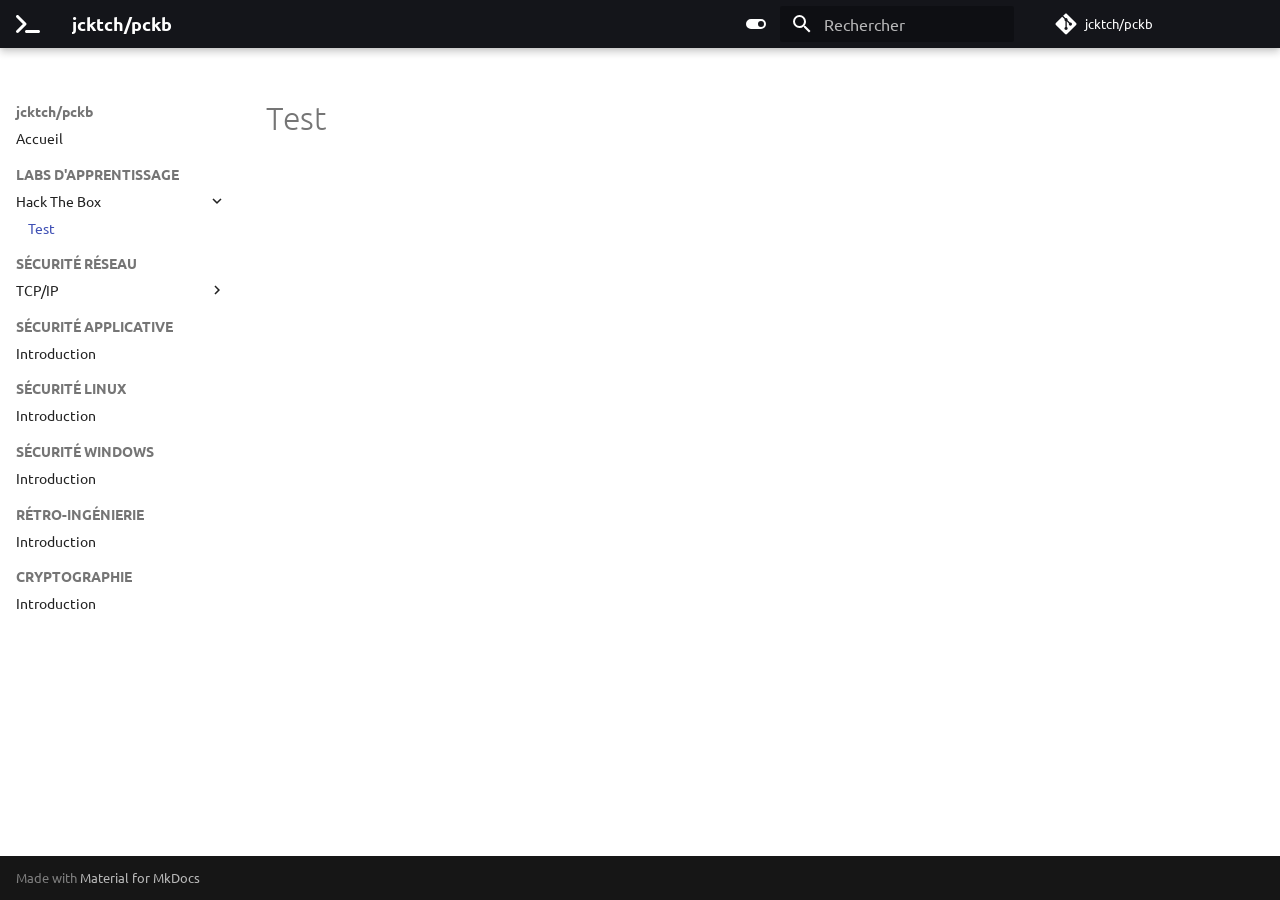
<file: 01_labs_app/htb/machine/index.html>
<!doctype html>
<html lang="fr" class="no-js">
  <head>
    
      <meta charset="utf-8">
      <meta name="viewport" content="width=device-width,initial-scale=1">
      
      
      
        <link rel="canonical" href="https://mydomain.org/mysite/01_labs_app/htb/machine/">
      
      
        <link rel="prev" href="../../..">
      
      
        <link rel="next" href="../../../02_sec_res/ftp/ftp/">
      
      
        
      
      
      <link rel="icon" href="../../../assets/images/favicon.png">
      <meta name="generator" content="mkdocs-1.6.1, mkdocs-material-9.7.7">
    
    
      
        <title>Test - jcktch/pckb</title>
      
    
    
      <link rel="stylesheet" href="../../../assets/stylesheets/main.ec1eaa64.min.css">
      
        
        <link rel="stylesheet" href="../../../assets/stylesheets/palette.ab4e12ef.min.css">
      
      


    
    
      
    
    
      
        
        
        <link rel="preconnect" href="https://fonts.gstatic.com" crossorigin>
        <link rel="stylesheet" href="https://fonts.googleapis.com/css?family=Ubuntu:300,300i,400,400i,700,700i%7CRoboto+Mono:400,400i,700,700i&display=fallback">
        <style>:root{--md-text-font:"Ubuntu";--md-code-font:"Roboto Mono"}</style>
      
    
    
      <link rel="stylesheet" href="../../../stylesheets/extra.css">
    
    <script>__md_scope=new URL("../../..",location),__md_hash=e=>[...e].reduce(((e,_)=>(e<<5)-e+_.charCodeAt(0)),0),__md_get=(e,_=localStorage,t=__md_scope)=>JSON.parse(_.getItem(t.pathname+"."+e)),__md_set=(e,_,t=localStorage,a=__md_scope)=>{try{t.setItem(a.pathname+"."+e,JSON.stringify(_))}catch(e){}}</script>
    
      

    
    
  </head>
  
  
    
    
      
    
    
    
    
    <body dir="ltr" data-md-color-scheme="default" data-md-color-primary="black" data-md-color-accent="light-blue">
  
    
    <input class="md-toggle" data-md-toggle="drawer" type="checkbox" id="__drawer" autocomplete="off">
    <input class="md-toggle" data-md-toggle="search" type="checkbox" id="__search" autocomplete="off">
    <label class="md-overlay" for="__drawer"></label>
    <div data-md-component="skip">
      
    </div>
    <div data-md-component="announce">
      
    </div>
    
    
      

  

<header class="md-header md-header--shadow" data-md-component="header">
  <nav class="md-header__inner md-grid" aria-label="En-tête">
    <a href="../../.." title="jcktch/pckb" class="md-header__button md-logo" aria-label="jcktch/pckb" data-md-component="logo">
      
  
  <svg xmlns="http://www.w3.org/2000/svg" viewBox="0 0 512 512"><!--! Font Awesome Free 7.1.0 by @fontawesome - https://fontawesome.com License - https://fontawesome.com/license/free (Icons: CC BY 4.0, Fonts: SIL OFL 1.1, Code: MIT License) Copyright 2025 Fonticons, Inc.--><path d="M9.4 118.6c-12.5-12.5-12.5-32.8 0-45.3s32.8-12.5 45.3 0l160 160c12.5 12.5 12.5 32.8 0 45.3l-160 160c-12.5 12.5-32.8 12.5-45.3 0s-12.5-32.8 0-45.3L146.7 256zM224 384h256c17.7 0 32 14.3 32 32s-14.3 32-32 32H224c-17.7 0-32-14.3-32-32s14.3-32 32-32"/></svg>

    </a>
    <label class="md-header__button md-icon" for="__drawer">
      
      <svg xmlns="http://www.w3.org/2000/svg" viewBox="0 0 24 24"><path d="M3 6h18v2H3zm0 5h18v2H3zm0 5h18v2H3z"/></svg>
    </label>
    <div class="md-header__title" data-md-component="header-title">
      <div class="md-header__ellipsis">
        <div class="md-header__topic">
          <span class="md-ellipsis">
            jcktch/pckb
          </span>
        </div>
        <div class="md-header__topic" data-md-component="header-topic">
          <span class="md-ellipsis">
            
              Test
            
          </span>
        </div>
      </div>
    </div>
    
      
        <form class="md-header__option" data-md-component="palette">
  
    
    
    
    <input class="md-option" data-md-color-media="" data-md-color-scheme="default" data-md-color-primary="black" data-md-color-accent="light-blue"  aria-label="Basculer en mode sombre"  type="radio" name="__palette" id="__palette_0">
    
      <label class="md-header__button md-icon" title="Basculer en mode sombre" for="__palette_1" hidden>
        <svg xmlns="http://www.w3.org/2000/svg" viewBox="0 0 24 24"><path d="M17 7H7a5 5 0 0 0-5 5 5 5 0 0 0 5 5h10a5 5 0 0 0 5-5 5 5 0 0 0-5-5m0 8a3 3 0 0 1-3-3 3 3 0 0 1 3-3 3 3 0 0 1 3 3 3 3 0 0 1-3 3"/></svg>
      </label>
    
  
    
    
    
    <input class="md-option" data-md-color-media="" data-md-color-scheme="slate" data-md-color-primary="black" data-md-color-accent="light-blue"  aria-label="Basculer en mode clair"  type="radio" name="__palette" id="__palette_1">
    
      <label class="md-header__button md-icon" title="Basculer en mode clair" for="__palette_0" hidden>
        <svg xmlns="http://www.w3.org/2000/svg" viewBox="0 0 24 24"><path d="M17 6H7c-3.31 0-6 2.69-6 6s2.69 6 6 6h10c3.31 0 6-2.69 6-6s-2.69-6-6-6m0 10H7c-2.21 0-4-1.79-4-4s1.79-4 4-4h10c2.21 0 4 1.79 4 4s-1.79 4-4 4M7 9c-1.66 0-3 1.34-3 3s1.34 3 3 3 3-1.34 3-3-1.34-3-3-3"/></svg>
      </label>
    
  
</form>
      
    
    
      <script>var palette=__md_get("__palette");if(palette&&palette.color){if("(prefers-color-scheme)"===palette.color.media){var media=matchMedia("(prefers-color-scheme: light)"),input=document.querySelector(media.matches?"[data-md-color-media='(prefers-color-scheme: light)']":"[data-md-color-media='(prefers-color-scheme: dark)']");palette.color.media=input.getAttribute("data-md-color-media"),palette.color.scheme=input.getAttribute("data-md-color-scheme"),palette.color.primary=input.getAttribute("data-md-color-primary"),palette.color.accent=input.getAttribute("data-md-color-accent")}for(var[key,value]of Object.entries(palette.color))document.body.setAttribute("data-md-color-"+key,value)}</script>
    
    
    
      
      
        <label class="md-header__button md-icon" for="__search">
          
          <svg xmlns="http://www.w3.org/2000/svg" viewBox="0 0 24 24"><path d="M9.5 3A6.5 6.5 0 0 1 16 9.5c0 1.61-.59 3.09-1.56 4.23l.27.27h.79l5 5-1.5 1.5-5-5v-.79l-.27-.27A6.52 6.52 0 0 1 9.5 16 6.5 6.5 0 0 1 3 9.5 6.5 6.5 0 0 1 9.5 3m0 2C7 5 5 7 5 9.5S7 14 9.5 14 14 12 14 9.5 12 5 9.5 5"/></svg>
        </label>
        <div class="md-search" data-md-component="search" role="dialog">
  <label class="md-search__overlay" for="__search"></label>
  <div class="md-search__inner" role="search">
    <form class="md-search__form" name="search">
      <input type="text" class="md-search__input" name="query" aria-label="Rechercher" placeholder="Rechercher" autocapitalize="off" autocorrect="off" autocomplete="off" spellcheck="false" data-md-component="search-query" required>
      <label class="md-search__icon md-icon" for="__search">
        
        <svg xmlns="http://www.w3.org/2000/svg" viewBox="0 0 24 24"><path d="M9.5 3A6.5 6.5 0 0 1 16 9.5c0 1.61-.59 3.09-1.56 4.23l.27.27h.79l5 5-1.5 1.5-5-5v-.79l-.27-.27A6.52 6.52 0 0 1 9.5 16 6.5 6.5 0 0 1 3 9.5 6.5 6.5 0 0 1 9.5 3m0 2C7 5 5 7 5 9.5S7 14 9.5 14 14 12 14 9.5 12 5 9.5 5"/></svg>
        
        <svg xmlns="http://www.w3.org/2000/svg" viewBox="0 0 24 24"><path d="M20 11v2H8l5.5 5.5-1.42 1.42L4.16 12l7.92-7.92L13.5 5.5 8 11z"/></svg>
      </label>
      <nav class="md-search__options" aria-label="Recherche">
        
        <button type="reset" class="md-search__icon md-icon" title="Effacer" aria-label="Effacer" tabindex="-1">
          
          <svg xmlns="http://www.w3.org/2000/svg" viewBox="0 0 24 24"><path d="M19 6.41 17.59 5 12 10.59 6.41 5 5 6.41 10.59 12 5 17.59 6.41 19 12 13.41 17.59 19 19 17.59 13.41 12z"/></svg>
        </button>
      </nav>
      
        <div class="md-search__suggest" data-md-component="search-suggest"></div>
      
    </form>
    <div class="md-search__output">
      <div class="md-search__scrollwrap" tabindex="0" data-md-scrollfix>
        <div class="md-search-result" data-md-component="search-result">
          <div class="md-search-result__meta">
            Initialisation de la recherche
          </div>
          <ol class="md-search-result__list" role="presentation"></ol>
        </div>
      </div>
    </div>
  </div>
</div>
      
    
    
      <div class="md-header__source">
        <a href="https://github.com/jcktch/pckb.git" title="Aller au dépôt" class="md-source" data-md-component="source">
  <div class="md-source__icon md-icon">
    
    <svg xmlns="http://www.w3.org/2000/svg" viewBox="0 0 448 512"><!--! Font Awesome Free 7.1.0 by @fontawesome - https://fontawesome.com License - https://fontawesome.com/license/free (Icons: CC BY 4.0, Fonts: SIL OFL 1.1, Code: MIT License) Copyright 2025 Fonticons, Inc.--><path d="M439.6 236.1 244 40.5c-5.4-5.5-12.8-8.5-20.4-8.5s-15 3-20.4 8.4L162.5 81l51.5 51.5c27.1-9.1 52.7 16.8 43.4 43.7l49.7 49.7c34.2-11.8 61.2 31 35.5 56.7-26.5 26.5-70.2-2.9-56-37.3L240.3 199v121.9c25.3 12.5 22.3 41.8 9.1 55-6.4 6.4-15.2 10.1-24.3 10.1s-17.8-3.6-24.3-10.1c-17.6-17.6-11.1-46.9 11.2-56v-123c-20.8-8.5-24.6-30.7-18.6-45L142.6 101 8.5 235.1C3 240.6 0 247.9 0 255.5s3 15 8.5 20.4l195.6 195.7c5.4 5.4 12.7 8.4 20.4 8.4s15-3 20.4-8.4l194.7-194.7c5.4-5.4 8.4-12.8 8.4-20.4s-3-15-8.4-20.4"/></svg>
  </div>
  <div class="md-source__repository">
    jcktch/pckb
  </div>
</a>
      </div>
    
  </nav>
  
</header>
    
    <div class="md-container" data-md-component="container">
      
      
        
          
        
      
      <main class="md-main" data-md-component="main">
        <div class="md-main__inner md-grid">
          
            
              
              <div class="md-sidebar md-sidebar--primary" data-md-component="sidebar" data-md-type="navigation" >
                <div class="md-sidebar__scrollwrap">
                  <div class="md-sidebar__inner">
                    



<nav class="md-nav md-nav--primary" aria-label="Navigation" data-md-level="0">
  <label class="md-nav__title" for="__drawer">
    <a href="../../.." title="jcktch/pckb" class="md-nav__button md-logo" aria-label="jcktch/pckb" data-md-component="logo">
      
  
  <svg xmlns="http://www.w3.org/2000/svg" viewBox="0 0 512 512"><!--! Font Awesome Free 7.1.0 by @fontawesome - https://fontawesome.com License - https://fontawesome.com/license/free (Icons: CC BY 4.0, Fonts: SIL OFL 1.1, Code: MIT License) Copyright 2025 Fonticons, Inc.--><path d="M9.4 118.6c-12.5-12.5-12.5-32.8 0-45.3s32.8-12.5 45.3 0l160 160c12.5 12.5 12.5 32.8 0 45.3l-160 160c-12.5 12.5-32.8 12.5-45.3 0s-12.5-32.8 0-45.3L146.7 256zM224 384h256c17.7 0 32 14.3 32 32s-14.3 32-32 32H224c-17.7 0-32-14.3-32-32s14.3-32 32-32"/></svg>

    </a>
    jcktch/pckb
  </label>
  
    <div class="md-nav__source">
      <a href="https://github.com/jcktch/pckb.git" title="Aller au dépôt" class="md-source" data-md-component="source">
  <div class="md-source__icon md-icon">
    
    <svg xmlns="http://www.w3.org/2000/svg" viewBox="0 0 448 512"><!--! Font Awesome Free 7.1.0 by @fontawesome - https://fontawesome.com License - https://fontawesome.com/license/free (Icons: CC BY 4.0, Fonts: SIL OFL 1.1, Code: MIT License) Copyright 2025 Fonticons, Inc.--><path d="M439.6 236.1 244 40.5c-5.4-5.5-12.8-8.5-20.4-8.5s-15 3-20.4 8.4L162.5 81l51.5 51.5c27.1-9.1 52.7 16.8 43.4 43.7l49.7 49.7c34.2-11.8 61.2 31 35.5 56.7-26.5 26.5-70.2-2.9-56-37.3L240.3 199v121.9c25.3 12.5 22.3 41.8 9.1 55-6.4 6.4-15.2 10.1-24.3 10.1s-17.8-3.6-24.3-10.1c-17.6-17.6-11.1-46.9 11.2-56v-123c-20.8-8.5-24.6-30.7-18.6-45L142.6 101 8.5 235.1C3 240.6 0 247.9 0 255.5s3 15 8.5 20.4l195.6 195.7c5.4 5.4 12.7 8.4 20.4 8.4s15-3 20.4-8.4l194.7-194.7c5.4-5.4 8.4-12.8 8.4-20.4s-3-15-8.4-20.4"/></svg>
  </div>
  <div class="md-source__repository">
    jcktch/pckb
  </div>
</a>
    </div>
  
  <ul class="md-nav__list" data-md-scrollfix>
    
      
      
  
  
  
  
    <li class="md-nav__item">
      <a href="../../.." class="md-nav__link">
        
  
  
  <span class="md-ellipsis">
    
  
    Accueil
  

    
  </span>
  
  

      </a>
    </li>
  

    
      
      
  
  
    
  
  
  
    
    
    
    
      
        
        
      
    
    
    <li class="md-nav__item md-nav__item--active md-nav__item--section md-nav__item--nested">
      
        
        
        <input class="md-nav__toggle md-toggle " type="checkbox" id="__nav_2" checked>
        
          
          <label class="md-nav__link" for="__nav_2" id="__nav_2_label" tabindex="">
            
  
  
  <span class="md-ellipsis">
    
  
    LABS D'APPRENTISSAGE
  

    
  </span>
  
  

            <span class="md-nav__icon md-icon"></span>
          </label>
        
        <nav class="md-nav" data-md-level="1" aria-labelledby="__nav_2_label" aria-expanded="true">
          <label class="md-nav__title" for="__nav_2">
            <span class="md-nav__icon md-icon"></span>
            
  
    LABS D'APPRENTISSAGE
  

          </label>
          <ul class="md-nav__list" data-md-scrollfix>
            
              
                
  
  
    
  
  
  
    
    
    
    
      
    
    
    <li class="md-nav__item md-nav__item--active md-nav__item--nested">
      
        
        
        <input class="md-nav__toggle md-toggle " type="checkbox" id="__nav_2_1" checked>
        
          
          <label class="md-nav__link" for="__nav_2_1" id="__nav_2_1_label" tabindex="0">
            
  
  
  <span class="md-ellipsis">
    
  
    Hack The Box
  

    
  </span>
  
  

            <span class="md-nav__icon md-icon"></span>
          </label>
        
        <nav class="md-nav" data-md-level="2" aria-labelledby="__nav_2_1_label" aria-expanded="true">
          <label class="md-nav__title" for="__nav_2_1">
            <span class="md-nav__icon md-icon"></span>
            
  
    Hack The Box
  

          </label>
          <ul class="md-nav__list" data-md-scrollfix>
            
              
                
  
  
    
  
  
  
    <li class="md-nav__item md-nav__item--active">
      
      <input class="md-nav__toggle md-toggle" type="checkbox" id="__toc">
      
      
      
      <a href="./" class="md-nav__link md-nav__link--active">
        
  
  
  <span class="md-ellipsis">
    
  
    Test
  

    
  </span>
  
  

      </a>
      
    </li>
  

              
            
          </ul>
        </nav>
      
    </li>
  

              
            
          </ul>
        </nav>
      
    </li>
  

    
      
      
  
  
  
  
    
    
    
    
      
        
        
      
    
    
    <li class="md-nav__item md-nav__item--section md-nav__item--nested">
      
        
        
        <input class="md-nav__toggle md-toggle " type="checkbox" id="__nav_3" >
        
          
          <label class="md-nav__link" for="__nav_3" id="__nav_3_label" tabindex="">
            
  
  
  <span class="md-ellipsis">
    
  
    SÉCURITÉ RÉSEAU
  

    
  </span>
  
  

            <span class="md-nav__icon md-icon"></span>
          </label>
        
        <nav class="md-nav" data-md-level="1" aria-labelledby="__nav_3_label" aria-expanded="false">
          <label class="md-nav__title" for="__nav_3">
            <span class="md-nav__icon md-icon"></span>
            
  
    SÉCURITÉ RÉSEAU
  

          </label>
          <ul class="md-nav__list" data-md-scrollfix>
            
              
                
  
  
  
  
    
    
    
    
      
    
    
    <li class="md-nav__item md-nav__item--nested">
      
        
        
        <input class="md-nav__toggle md-toggle " type="checkbox" id="__nav_3_1" >
        
          
          <label class="md-nav__link" for="__nav_3_1" id="__nav_3_1_label" tabindex="0">
            
  
  
  <span class="md-ellipsis">
    
  
    TCP/IP
  

    
  </span>
  
  

            <span class="md-nav__icon md-icon"></span>
          </label>
        
        <nav class="md-nav" data-md-level="2" aria-labelledby="__nav_3_1_label" aria-expanded="false">
          <label class="md-nav__title" for="__nav_3_1">
            <span class="md-nav__icon md-icon"></span>
            
  
    TCP/IP
  

          </label>
          <ul class="md-nav__list" data-md-scrollfix>
            
              
                
  
  
  
  
    <li class="md-nav__item">
      <a href="../../../02_sec_res/ftp/ftp/" class="md-nav__link">
        
  
  
  <span class="md-ellipsis">
    
  
    FTP
  

    
  </span>
  
  

      </a>
    </li>
  

              
            
          </ul>
        </nav>
      
    </li>
  

              
            
          </ul>
        </nav>
      
    </li>
  

    
      
      
  
  
  
  
    
    
    
    
      
        
        
      
    
    
    <li class="md-nav__item md-nav__item--section md-nav__item--nested">
      
        
        
        <input class="md-nav__toggle md-toggle " type="checkbox" id="__nav_4" >
        
          
          <label class="md-nav__link" for="__nav_4" id="__nav_4_label" tabindex="">
            
  
  
  <span class="md-ellipsis">
    
  
    SÉCURITÉ APPLICATIVE
  

    
  </span>
  
  

            <span class="md-nav__icon md-icon"></span>
          </label>
        
        <nav class="md-nav" data-md-level="1" aria-labelledby="__nav_4_label" aria-expanded="false">
          <label class="md-nav__title" for="__nav_4">
            <span class="md-nav__icon md-icon"></span>
            
  
    SÉCURITÉ APPLICATIVE
  

          </label>
          <ul class="md-nav__list" data-md-scrollfix>
            
              
                
  
  
  
  
    <li class="md-nav__item">
      <a href="../../../03_sec_app/" class="md-nav__link">
        
  
  
  <span class="md-ellipsis">
    
  
    Introduction
  

    
  </span>
  
  

      </a>
    </li>
  

              
            
          </ul>
        </nav>
      
    </li>
  

    
      
      
  
  
  
  
    
    
    
    
      
        
        
      
    
    
    <li class="md-nav__item md-nav__item--section md-nav__item--nested">
      
        
        
        <input class="md-nav__toggle md-toggle " type="checkbox" id="__nav_5" >
        
          
          <label class="md-nav__link" for="__nav_5" id="__nav_5_label" tabindex="">
            
  
  
  <span class="md-ellipsis">
    
  
    SÉCURITÉ LINUX
  

    
  </span>
  
  

            <span class="md-nav__icon md-icon"></span>
          </label>
        
        <nav class="md-nav" data-md-level="1" aria-labelledby="__nav_5_label" aria-expanded="false">
          <label class="md-nav__title" for="__nav_5">
            <span class="md-nav__icon md-icon"></span>
            
  
    SÉCURITÉ LINUX
  

          </label>
          <ul class="md-nav__list" data-md-scrollfix>
            
              
                
  
  
  
  
    <li class="md-nav__item">
      <a href="../../../04_sec_lin/" class="md-nav__link">
        
  
  
  <span class="md-ellipsis">
    
  
    Introduction
  

    
  </span>
  
  

      </a>
    </li>
  

              
            
          </ul>
        </nav>
      
    </li>
  

    
      
      
  
  
  
  
    
    
    
    
      
        
        
      
    
    
    <li class="md-nav__item md-nav__item--section md-nav__item--nested">
      
        
        
        <input class="md-nav__toggle md-toggle " type="checkbox" id="__nav_6" >
        
          
          <label class="md-nav__link" for="__nav_6" id="__nav_6_label" tabindex="">
            
  
  
  <span class="md-ellipsis">
    
  
    SÉCURITÉ WINDOWS
  

    
  </span>
  
  

            <span class="md-nav__icon md-icon"></span>
          </label>
        
        <nav class="md-nav" data-md-level="1" aria-labelledby="__nav_6_label" aria-expanded="false">
          <label class="md-nav__title" for="__nav_6">
            <span class="md-nav__icon md-icon"></span>
            
  
    SÉCURITÉ WINDOWS
  

          </label>
          <ul class="md-nav__list" data-md-scrollfix>
            
              
                
  
  
  
  
    <li class="md-nav__item">
      <a href="../../../05_sec_win/" class="md-nav__link">
        
  
  
  <span class="md-ellipsis">
    
  
    Introduction
  

    
  </span>
  
  

      </a>
    </li>
  

              
            
          </ul>
        </nav>
      
    </li>
  

    
      
      
  
  
  
  
    
    
    
    
      
        
        
      
    
    
    <li class="md-nav__item md-nav__item--section md-nav__item--nested">
      
        
        
        <input class="md-nav__toggle md-toggle " type="checkbox" id="__nav_7" >
        
          
          <label class="md-nav__link" for="__nav_7" id="__nav_7_label" tabindex="">
            
  
  
  <span class="md-ellipsis">
    
  
    RÉTRO-INGÉNIERIE
  

    
  </span>
  
  

            <span class="md-nav__icon md-icon"></span>
          </label>
        
        <nav class="md-nav" data-md-level="1" aria-labelledby="__nav_7_label" aria-expanded="false">
          <label class="md-nav__title" for="__nav_7">
            <span class="md-nav__icon md-icon"></span>
            
  
    RÉTRO-INGÉNIERIE
  

          </label>
          <ul class="md-nav__list" data-md-scrollfix>
            
              
                
  
  
  
  
    <li class="md-nav__item">
      <a href="../../../06_ret_ing/" class="md-nav__link">
        
  
  
  <span class="md-ellipsis">
    
  
    Introduction
  

    
  </span>
  
  

      </a>
    </li>
  

              
            
          </ul>
        </nav>
      
    </li>
  

    
      
      
  
  
  
  
    
    
    
    
      
        
        
      
    
    
    <li class="md-nav__item md-nav__item--section md-nav__item--nested">
      
        
        
        <input class="md-nav__toggle md-toggle " type="checkbox" id="__nav_8" >
        
          
          <label class="md-nav__link" for="__nav_8" id="__nav_8_label" tabindex="">
            
  
  
  <span class="md-ellipsis">
    
  
    CRYPTOGRAPHIE
  

    
  </span>
  
  

            <span class="md-nav__icon md-icon"></span>
          </label>
        
        <nav class="md-nav" data-md-level="1" aria-labelledby="__nav_8_label" aria-expanded="false">
          <label class="md-nav__title" for="__nav_8">
            <span class="md-nav__icon md-icon"></span>
            
  
    CRYPTOGRAPHIE
  

          </label>
          <ul class="md-nav__list" data-md-scrollfix>
            
              
                
  
  
  
  
    <li class="md-nav__item">
      <a href="../../../07_crypto/" class="md-nav__link">
        
  
  
  <span class="md-ellipsis">
    
  
    Introduction
  

    
  </span>
  
  

      </a>
    </li>
  

              
            
          </ul>
        </nav>
      
    </li>
  

    
  </ul>
</nav>
                  </div>
                </div>
              </div>
            
            
              
              <div class="md-sidebar md-sidebar--secondary" data-md-component="sidebar" data-md-type="toc" >
                <div class="md-sidebar__scrollwrap">
                  <div class="md-sidebar__inner">
                    

<nav class="md-nav md-nav--secondary" aria-label="Table des matières">
  
  
  
  
</nav>
                  </div>
                </div>
              </div>
            
          
          
            <div class="md-content" data-md-component="content">
              
              <article class="md-content__inner md-typeset">
                
                  


  
  


  <h1>Test</h1>














                
              </article>
            </div>
          
          
<script>var target=document.getElementById(location.hash.slice(1));target&&target.name&&(target.checked=target.name.startsWith("__tabbed_"))</script>
        </div>
        
      </main>
      
        <footer class="md-footer">
  
  <div class="md-footer-meta md-typeset">
    <div class="md-footer-meta__inner md-grid">
      <div class="md-copyright">
  
  
    Made with
    <a href="https://squidfunk.github.io/mkdocs-material/" target="_blank" rel="noopener">
      Material for MkDocs
    </a>
  
</div>
      
    </div>
  </div>
</footer>
      
    </div>
    <div class="md-dialog" data-md-component="dialog">
      <div class="md-dialog__inner md-typeset"></div>
    </div>
    
    
    
      
      
      <script id="__config" type="application/json">{"annotate": null, "base": "../../..", "features": ["navigation.sections", "search.suggest", "search.highlight"], "search": "../../../assets/javascripts/workers/search.2c215733.min.js", "tags": null, "translations": {"clipboard.copied": "Copi\u00e9 dans le presse-papier", "clipboard.copy": "Copier dans le presse-papier", "search.result.more.one": "1 de plus sur cette page", "search.result.more.other": "# de plus sur cette page", "search.result.none": "Aucun document trouv\u00e9", "search.result.one": "1 document trouv\u00e9", "search.result.other": "# documents trouv\u00e9s", "search.result.placeholder": "Taper pour d\u00e9marrer la recherche", "search.result.term.missing": "Non trouv\u00e9", "select.version": "S\u00e9lectionner la version"}, "version": null}</script>
    
    
      <script src="../../../assets/javascripts/bundle.d7400e89.min.js"></script>
      
    
  </body>
</html>
</file>
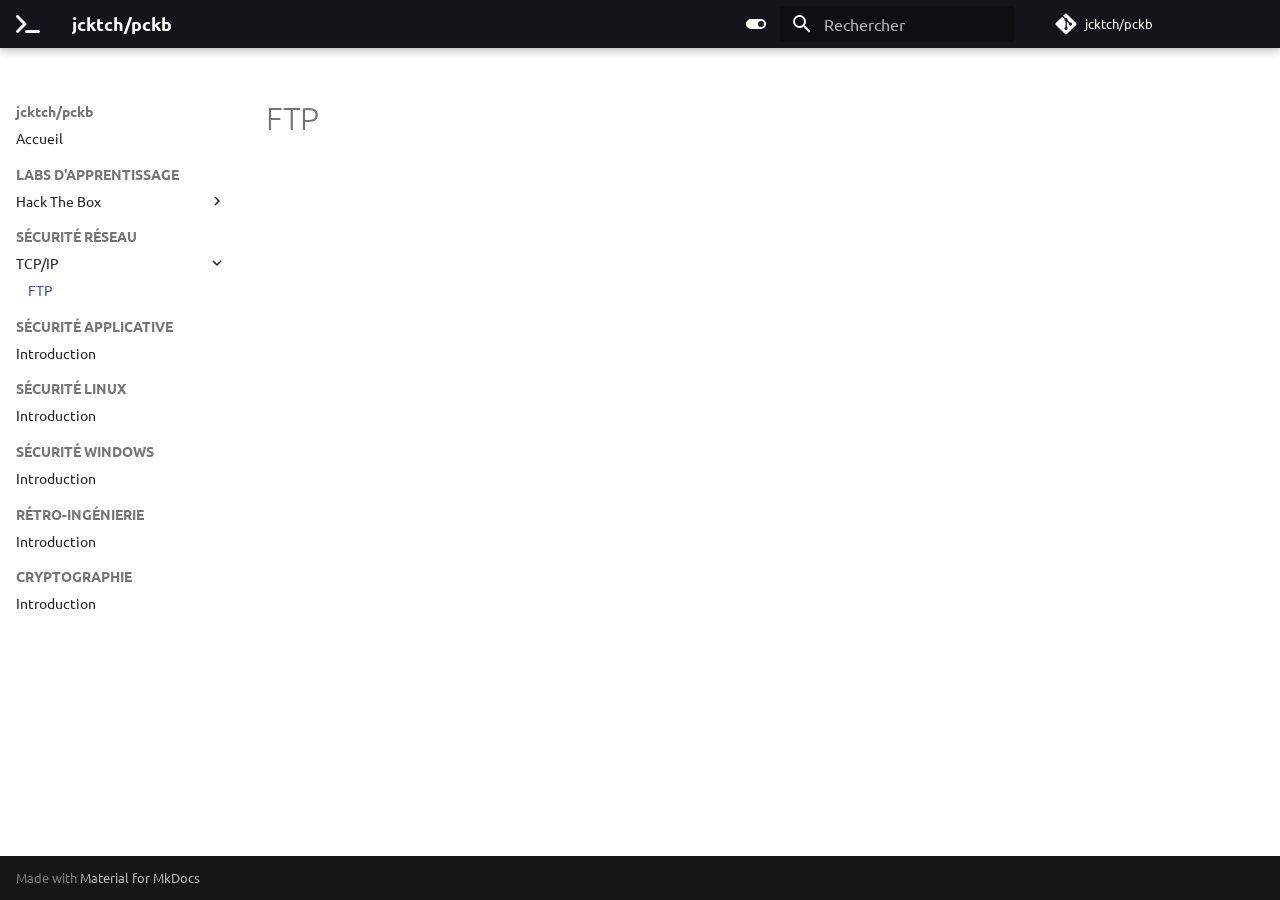
<file: 02_sec_res/ftp/ftp/index.html>
<!doctype html>
<html lang="fr" class="no-js">
  <head>
    
      <meta charset="utf-8">
      <meta name="viewport" content="width=device-width,initial-scale=1">
      
      
      
        <link rel="canonical" href="https://mydomain.org/mysite/02_sec_res/ftp/ftp/">
      
      
        <link rel="prev" href="../../../01_labs_app/htb/machine/">
      
      
        <link rel="next" href="../../../03_sec_app/">
      
      
        
      
      
      <link rel="icon" href="../../../assets/images/favicon.png">
      <meta name="generator" content="mkdocs-1.6.1, mkdocs-material-9.7.7">
    
    
      
        <title>FTP - jcktch/pckb</title>
      
    
    
      <link rel="stylesheet" href="../../../assets/stylesheets/main.ec1eaa64.min.css">
      
        
        <link rel="stylesheet" href="../../../assets/stylesheets/palette.ab4e12ef.min.css">
      
      


    
    
      
    
    
      
        
        
        <link rel="preconnect" href="https://fonts.gstatic.com" crossorigin>
        <link rel="stylesheet" href="https://fonts.googleapis.com/css?family=Ubuntu:300,300i,400,400i,700,700i%7CRoboto+Mono:400,400i,700,700i&display=fallback">
        <style>:root{--md-text-font:"Ubuntu";--md-code-font:"Roboto Mono"}</style>
      
    
    
      <link rel="stylesheet" href="../../../stylesheets/extra.css">
    
    <script>__md_scope=new URL("../../..",location),__md_hash=e=>[...e].reduce(((e,_)=>(e<<5)-e+_.charCodeAt(0)),0),__md_get=(e,_=localStorage,t=__md_scope)=>JSON.parse(_.getItem(t.pathname+"."+e)),__md_set=(e,_,t=localStorage,a=__md_scope)=>{try{t.setItem(a.pathname+"."+e,JSON.stringify(_))}catch(e){}}</script>
    
      

    
    
  </head>
  
  
    
    
      
    
    
    
    
    <body dir="ltr" data-md-color-scheme="default" data-md-color-primary="black" data-md-color-accent="light-blue">
  
    
    <input class="md-toggle" data-md-toggle="drawer" type="checkbox" id="__drawer" autocomplete="off">
    <input class="md-toggle" data-md-toggle="search" type="checkbox" id="__search" autocomplete="off">
    <label class="md-overlay" for="__drawer"></label>
    <div data-md-component="skip">
      
    </div>
    <div data-md-component="announce">
      
    </div>
    
    
      

  

<header class="md-header md-header--shadow" data-md-component="header">
  <nav class="md-header__inner md-grid" aria-label="En-tête">
    <a href="../../.." title="jcktch/pckb" class="md-header__button md-logo" aria-label="jcktch/pckb" data-md-component="logo">
      
  
  <svg xmlns="http://www.w3.org/2000/svg" viewBox="0 0 512 512"><!--! Font Awesome Free 7.1.0 by @fontawesome - https://fontawesome.com License - https://fontawesome.com/license/free (Icons: CC BY 4.0, Fonts: SIL OFL 1.1, Code: MIT License) Copyright 2025 Fonticons, Inc.--><path d="M9.4 118.6c-12.5-12.5-12.5-32.8 0-45.3s32.8-12.5 45.3 0l160 160c12.5 12.5 12.5 32.8 0 45.3l-160 160c-12.5 12.5-32.8 12.5-45.3 0s-12.5-32.8 0-45.3L146.7 256zM224 384h256c17.7 0 32 14.3 32 32s-14.3 32-32 32H224c-17.7 0-32-14.3-32-32s14.3-32 32-32"/></svg>

    </a>
    <label class="md-header__button md-icon" for="__drawer">
      
      <svg xmlns="http://www.w3.org/2000/svg" viewBox="0 0 24 24"><path d="M3 6h18v2H3zm0 5h18v2H3zm0 5h18v2H3z"/></svg>
    </label>
    <div class="md-header__title" data-md-component="header-title">
      <div class="md-header__ellipsis">
        <div class="md-header__topic">
          <span class="md-ellipsis">
            jcktch/pckb
          </span>
        </div>
        <div class="md-header__topic" data-md-component="header-topic">
          <span class="md-ellipsis">
            
              FTP
            
          </span>
        </div>
      </div>
    </div>
    
      
        <form class="md-header__option" data-md-component="palette">
  
    
    
    
    <input class="md-option" data-md-color-media="" data-md-color-scheme="default" data-md-color-primary="black" data-md-color-accent="light-blue"  aria-label="Basculer en mode sombre"  type="radio" name="__palette" id="__palette_0">
    
      <label class="md-header__button md-icon" title="Basculer en mode sombre" for="__palette_1" hidden>
        <svg xmlns="http://www.w3.org/2000/svg" viewBox="0 0 24 24"><path d="M17 7H7a5 5 0 0 0-5 5 5 5 0 0 0 5 5h10a5 5 0 0 0 5-5 5 5 0 0 0-5-5m0 8a3 3 0 0 1-3-3 3 3 0 0 1 3-3 3 3 0 0 1 3 3 3 3 0 0 1-3 3"/></svg>
      </label>
    
  
    
    
    
    <input class="md-option" data-md-color-media="" data-md-color-scheme="slate" data-md-color-primary="black" data-md-color-accent="light-blue"  aria-label="Basculer en mode clair"  type="radio" name="__palette" id="__palette_1">
    
      <label class="md-header__button md-icon" title="Basculer en mode clair" for="__palette_0" hidden>
        <svg xmlns="http://www.w3.org/2000/svg" viewBox="0 0 24 24"><path d="M17 6H7c-3.31 0-6 2.69-6 6s2.69 6 6 6h10c3.31 0 6-2.69 6-6s-2.69-6-6-6m0 10H7c-2.21 0-4-1.79-4-4s1.79-4 4-4h10c2.21 0 4 1.79 4 4s-1.79 4-4 4M7 9c-1.66 0-3 1.34-3 3s1.34 3 3 3 3-1.34 3-3-1.34-3-3-3"/></svg>
      </label>
    
  
</form>
      
    
    
      <script>var palette=__md_get("__palette");if(palette&&palette.color){if("(prefers-color-scheme)"===palette.color.media){var media=matchMedia("(prefers-color-scheme: light)"),input=document.querySelector(media.matches?"[data-md-color-media='(prefers-color-scheme: light)']":"[data-md-color-media='(prefers-color-scheme: dark)']");palette.color.media=input.getAttribute("data-md-color-media"),palette.color.scheme=input.getAttribute("data-md-color-scheme"),palette.color.primary=input.getAttribute("data-md-color-primary"),palette.color.accent=input.getAttribute("data-md-color-accent")}for(var[key,value]of Object.entries(palette.color))document.body.setAttribute("data-md-color-"+key,value)}</script>
    
    
    
      
      
        <label class="md-header__button md-icon" for="__search">
          
          <svg xmlns="http://www.w3.org/2000/svg" viewBox="0 0 24 24"><path d="M9.5 3A6.5 6.5 0 0 1 16 9.5c0 1.61-.59 3.09-1.56 4.23l.27.27h.79l5 5-1.5 1.5-5-5v-.79l-.27-.27A6.52 6.52 0 0 1 9.5 16 6.5 6.5 0 0 1 3 9.5 6.5 6.5 0 0 1 9.5 3m0 2C7 5 5 7 5 9.5S7 14 9.5 14 14 12 14 9.5 12 5 9.5 5"/></svg>
        </label>
        <div class="md-search" data-md-component="search" role="dialog">
  <label class="md-search__overlay" for="__search"></label>
  <div class="md-search__inner" role="search">
    <form class="md-search__form" name="search">
      <input type="text" class="md-search__input" name="query" aria-label="Rechercher" placeholder="Rechercher" autocapitalize="off" autocorrect="off" autocomplete="off" spellcheck="false" data-md-component="search-query" required>
      <label class="md-search__icon md-icon" for="__search">
        
        <svg xmlns="http://www.w3.org/2000/svg" viewBox="0 0 24 24"><path d="M9.5 3A6.5 6.5 0 0 1 16 9.5c0 1.61-.59 3.09-1.56 4.23l.27.27h.79l5 5-1.5 1.5-5-5v-.79l-.27-.27A6.52 6.52 0 0 1 9.5 16 6.5 6.5 0 0 1 3 9.5 6.5 6.5 0 0 1 9.5 3m0 2C7 5 5 7 5 9.5S7 14 9.5 14 14 12 14 9.5 12 5 9.5 5"/></svg>
        
        <svg xmlns="http://www.w3.org/2000/svg" viewBox="0 0 24 24"><path d="M20 11v2H8l5.5 5.5-1.42 1.42L4.16 12l7.92-7.92L13.5 5.5 8 11z"/></svg>
      </label>
      <nav class="md-search__options" aria-label="Recherche">
        
        <button type="reset" class="md-search__icon md-icon" title="Effacer" aria-label="Effacer" tabindex="-1">
          
          <svg xmlns="http://www.w3.org/2000/svg" viewBox="0 0 24 24"><path d="M19 6.41 17.59 5 12 10.59 6.41 5 5 6.41 10.59 12 5 17.59 6.41 19 12 13.41 17.59 19 19 17.59 13.41 12z"/></svg>
        </button>
      </nav>
      
        <div class="md-search__suggest" data-md-component="search-suggest"></div>
      
    </form>
    <div class="md-search__output">
      <div class="md-search__scrollwrap" tabindex="0" data-md-scrollfix>
        <div class="md-search-result" data-md-component="search-result">
          <div class="md-search-result__meta">
            Initialisation de la recherche
          </div>
          <ol class="md-search-result__list" role="presentation"></ol>
        </div>
      </div>
    </div>
  </div>
</div>
      
    
    
      <div class="md-header__source">
        <a href="https://github.com/jcktch/pckb.git" title="Aller au dépôt" class="md-source" data-md-component="source">
  <div class="md-source__icon md-icon">
    
    <svg xmlns="http://www.w3.org/2000/svg" viewBox="0 0 448 512"><!--! Font Awesome Free 7.1.0 by @fontawesome - https://fontawesome.com License - https://fontawesome.com/license/free (Icons: CC BY 4.0, Fonts: SIL OFL 1.1, Code: MIT License) Copyright 2025 Fonticons, Inc.--><path d="M439.6 236.1 244 40.5c-5.4-5.5-12.8-8.5-20.4-8.5s-15 3-20.4 8.4L162.5 81l51.5 51.5c27.1-9.1 52.7 16.8 43.4 43.7l49.7 49.7c34.2-11.8 61.2 31 35.5 56.7-26.5 26.5-70.2-2.9-56-37.3L240.3 199v121.9c25.3 12.5 22.3 41.8 9.1 55-6.4 6.4-15.2 10.1-24.3 10.1s-17.8-3.6-24.3-10.1c-17.6-17.6-11.1-46.9 11.2-56v-123c-20.8-8.5-24.6-30.7-18.6-45L142.6 101 8.5 235.1C3 240.6 0 247.9 0 255.5s3 15 8.5 20.4l195.6 195.7c5.4 5.4 12.7 8.4 20.4 8.4s15-3 20.4-8.4l194.7-194.7c5.4-5.4 8.4-12.8 8.4-20.4s-3-15-8.4-20.4"/></svg>
  </div>
  <div class="md-source__repository">
    jcktch/pckb
  </div>
</a>
      </div>
    
  </nav>
  
</header>
    
    <div class="md-container" data-md-component="container">
      
      
        
          
        
      
      <main class="md-main" data-md-component="main">
        <div class="md-main__inner md-grid">
          
            
              
              <div class="md-sidebar md-sidebar--primary" data-md-component="sidebar" data-md-type="navigation" >
                <div class="md-sidebar__scrollwrap">
                  <div class="md-sidebar__inner">
                    



<nav class="md-nav md-nav--primary" aria-label="Navigation" data-md-level="0">
  <label class="md-nav__title" for="__drawer">
    <a href="../../.." title="jcktch/pckb" class="md-nav__button md-logo" aria-label="jcktch/pckb" data-md-component="logo">
      
  
  <svg xmlns="http://www.w3.org/2000/svg" viewBox="0 0 512 512"><!--! Font Awesome Free 7.1.0 by @fontawesome - https://fontawesome.com License - https://fontawesome.com/license/free (Icons: CC BY 4.0, Fonts: SIL OFL 1.1, Code: MIT License) Copyright 2025 Fonticons, Inc.--><path d="M9.4 118.6c-12.5-12.5-12.5-32.8 0-45.3s32.8-12.5 45.3 0l160 160c12.5 12.5 12.5 32.8 0 45.3l-160 160c-12.5 12.5-32.8 12.5-45.3 0s-12.5-32.8 0-45.3L146.7 256zM224 384h256c17.7 0 32 14.3 32 32s-14.3 32-32 32H224c-17.7 0-32-14.3-32-32s14.3-32 32-32"/></svg>

    </a>
    jcktch/pckb
  </label>
  
    <div class="md-nav__source">
      <a href="https://github.com/jcktch/pckb.git" title="Aller au dépôt" class="md-source" data-md-component="source">
  <div class="md-source__icon md-icon">
    
    <svg xmlns="http://www.w3.org/2000/svg" viewBox="0 0 448 512"><!--! Font Awesome Free 7.1.0 by @fontawesome - https://fontawesome.com License - https://fontawesome.com/license/free (Icons: CC BY 4.0, Fonts: SIL OFL 1.1, Code: MIT License) Copyright 2025 Fonticons, Inc.--><path d="M439.6 236.1 244 40.5c-5.4-5.5-12.8-8.5-20.4-8.5s-15 3-20.4 8.4L162.5 81l51.5 51.5c27.1-9.1 52.7 16.8 43.4 43.7l49.7 49.7c34.2-11.8 61.2 31 35.5 56.7-26.5 26.5-70.2-2.9-56-37.3L240.3 199v121.9c25.3 12.5 22.3 41.8 9.1 55-6.4 6.4-15.2 10.1-24.3 10.1s-17.8-3.6-24.3-10.1c-17.6-17.6-11.1-46.9 11.2-56v-123c-20.8-8.5-24.6-30.7-18.6-45L142.6 101 8.5 235.1C3 240.6 0 247.9 0 255.5s3 15 8.5 20.4l195.6 195.7c5.4 5.4 12.7 8.4 20.4 8.4s15-3 20.4-8.4l194.7-194.7c5.4-5.4 8.4-12.8 8.4-20.4s-3-15-8.4-20.4"/></svg>
  </div>
  <div class="md-source__repository">
    jcktch/pckb
  </div>
</a>
    </div>
  
  <ul class="md-nav__list" data-md-scrollfix>
    
      
      
  
  
  
  
    <li class="md-nav__item">
      <a href="../../.." class="md-nav__link">
        
  
  
  <span class="md-ellipsis">
    
  
    Accueil
  

    
  </span>
  
  

      </a>
    </li>
  

    
      
      
  
  
  
  
    
    
    
    
      
        
        
      
    
    
    <li class="md-nav__item md-nav__item--section md-nav__item--nested">
      
        
        
        <input class="md-nav__toggle md-toggle " type="checkbox" id="__nav_2" >
        
          
          <label class="md-nav__link" for="__nav_2" id="__nav_2_label" tabindex="">
            
  
  
  <span class="md-ellipsis">
    
  
    LABS D'APPRENTISSAGE
  

    
  </span>
  
  

            <span class="md-nav__icon md-icon"></span>
          </label>
        
        <nav class="md-nav" data-md-level="1" aria-labelledby="__nav_2_label" aria-expanded="false">
          <label class="md-nav__title" for="__nav_2">
            <span class="md-nav__icon md-icon"></span>
            
  
    LABS D'APPRENTISSAGE
  

          </label>
          <ul class="md-nav__list" data-md-scrollfix>
            
              
                
  
  
  
  
    
    
    
    
      
    
    
    <li class="md-nav__item md-nav__item--nested">
      
        
        
        <input class="md-nav__toggle md-toggle " type="checkbox" id="__nav_2_1" >
        
          
          <label class="md-nav__link" for="__nav_2_1" id="__nav_2_1_label" tabindex="0">
            
  
  
  <span class="md-ellipsis">
    
  
    Hack The Box
  

    
  </span>
  
  

            <span class="md-nav__icon md-icon"></span>
          </label>
        
        <nav class="md-nav" data-md-level="2" aria-labelledby="__nav_2_1_label" aria-expanded="false">
          <label class="md-nav__title" for="__nav_2_1">
            <span class="md-nav__icon md-icon"></span>
            
  
    Hack The Box
  

          </label>
          <ul class="md-nav__list" data-md-scrollfix>
            
              
                
  
  
  
  
    <li class="md-nav__item">
      <a href="../../../01_labs_app/htb/machine/" class="md-nav__link">
        
  
  
  <span class="md-ellipsis">
    
  
    Test
  

    
  </span>
  
  

      </a>
    </li>
  

              
            
          </ul>
        </nav>
      
    </li>
  

              
            
          </ul>
        </nav>
      
    </li>
  

    
      
      
  
  
    
  
  
  
    
    
    
    
      
        
        
      
    
    
    <li class="md-nav__item md-nav__item--active md-nav__item--section md-nav__item--nested">
      
        
        
        <input class="md-nav__toggle md-toggle " type="checkbox" id="__nav_3" checked>
        
          
          <label class="md-nav__link" for="__nav_3" id="__nav_3_label" tabindex="">
            
  
  
  <span class="md-ellipsis">
    
  
    SÉCURITÉ RÉSEAU
  

    
  </span>
  
  

            <span class="md-nav__icon md-icon"></span>
          </label>
        
        <nav class="md-nav" data-md-level="1" aria-labelledby="__nav_3_label" aria-expanded="true">
          <label class="md-nav__title" for="__nav_3">
            <span class="md-nav__icon md-icon"></span>
            
  
    SÉCURITÉ RÉSEAU
  

          </label>
          <ul class="md-nav__list" data-md-scrollfix>
            
              
                
  
  
    
  
  
  
    
    
    
    
      
    
    
    <li class="md-nav__item md-nav__item--active md-nav__item--nested">
      
        
        
        <input class="md-nav__toggle md-toggle " type="checkbox" id="__nav_3_1" checked>
        
          
          <label class="md-nav__link" for="__nav_3_1" id="__nav_3_1_label" tabindex="0">
            
  
  
  <span class="md-ellipsis">
    
  
    TCP/IP
  

    
  </span>
  
  

            <span class="md-nav__icon md-icon"></span>
          </label>
        
        <nav class="md-nav" data-md-level="2" aria-labelledby="__nav_3_1_label" aria-expanded="true">
          <label class="md-nav__title" for="__nav_3_1">
            <span class="md-nav__icon md-icon"></span>
            
  
    TCP/IP
  

          </label>
          <ul class="md-nav__list" data-md-scrollfix>
            
              
                
  
  
    
  
  
  
    <li class="md-nav__item md-nav__item--active">
      
      <input class="md-nav__toggle md-toggle" type="checkbox" id="__toc">
      
      
      
      <a href="./" class="md-nav__link md-nav__link--active">
        
  
  
  <span class="md-ellipsis">
    
  
    FTP
  

    
  </span>
  
  

      </a>
      
    </li>
  

              
            
          </ul>
        </nav>
      
    </li>
  

              
            
          </ul>
        </nav>
      
    </li>
  

    
      
      
  
  
  
  
    
    
    
    
      
        
        
      
    
    
    <li class="md-nav__item md-nav__item--section md-nav__item--nested">
      
        
        
        <input class="md-nav__toggle md-toggle " type="checkbox" id="__nav_4" >
        
          
          <label class="md-nav__link" for="__nav_4" id="__nav_4_label" tabindex="">
            
  
  
  <span class="md-ellipsis">
    
  
    SÉCURITÉ APPLICATIVE
  

    
  </span>
  
  

            <span class="md-nav__icon md-icon"></span>
          </label>
        
        <nav class="md-nav" data-md-level="1" aria-labelledby="__nav_4_label" aria-expanded="false">
          <label class="md-nav__title" for="__nav_4">
            <span class="md-nav__icon md-icon"></span>
            
  
    SÉCURITÉ APPLICATIVE
  

          </label>
          <ul class="md-nav__list" data-md-scrollfix>
            
              
                
  
  
  
  
    <li class="md-nav__item">
      <a href="../../../03_sec_app/" class="md-nav__link">
        
  
  
  <span class="md-ellipsis">
    
  
    Introduction
  

    
  </span>
  
  

      </a>
    </li>
  

              
            
          </ul>
        </nav>
      
    </li>
  

    
      
      
  
  
  
  
    
    
    
    
      
        
        
      
    
    
    <li class="md-nav__item md-nav__item--section md-nav__item--nested">
      
        
        
        <input class="md-nav__toggle md-toggle " type="checkbox" id="__nav_5" >
        
          
          <label class="md-nav__link" for="__nav_5" id="__nav_5_label" tabindex="">
            
  
  
  <span class="md-ellipsis">
    
  
    SÉCURITÉ LINUX
  

    
  </span>
  
  

            <span class="md-nav__icon md-icon"></span>
          </label>
        
        <nav class="md-nav" data-md-level="1" aria-labelledby="__nav_5_label" aria-expanded="false">
          <label class="md-nav__title" for="__nav_5">
            <span class="md-nav__icon md-icon"></span>
            
  
    SÉCURITÉ LINUX
  

          </label>
          <ul class="md-nav__list" data-md-scrollfix>
            
              
                
  
  
  
  
    <li class="md-nav__item">
      <a href="../../../04_sec_lin/" class="md-nav__link">
        
  
  
  <span class="md-ellipsis">
    
  
    Introduction
  

    
  </span>
  
  

      </a>
    </li>
  

              
            
          </ul>
        </nav>
      
    </li>
  

    
      
      
  
  
  
  
    
    
    
    
      
        
        
      
    
    
    <li class="md-nav__item md-nav__item--section md-nav__item--nested">
      
        
        
        <input class="md-nav__toggle md-toggle " type="checkbox" id="__nav_6" >
        
          
          <label class="md-nav__link" for="__nav_6" id="__nav_6_label" tabindex="">
            
  
  
  <span class="md-ellipsis">
    
  
    SÉCURITÉ WINDOWS
  

    
  </span>
  
  

            <span class="md-nav__icon md-icon"></span>
          </label>
        
        <nav class="md-nav" data-md-level="1" aria-labelledby="__nav_6_label" aria-expanded="false">
          <label class="md-nav__title" for="__nav_6">
            <span class="md-nav__icon md-icon"></span>
            
  
    SÉCURITÉ WINDOWS
  

          </label>
          <ul class="md-nav__list" data-md-scrollfix>
            
              
                
  
  
  
  
    <li class="md-nav__item">
      <a href="../../../05_sec_win/" class="md-nav__link">
        
  
  
  <span class="md-ellipsis">
    
  
    Introduction
  

    
  </span>
  
  

      </a>
    </li>
  

              
            
          </ul>
        </nav>
      
    </li>
  

    
      
      
  
  
  
  
    
    
    
    
      
        
        
      
    
    
    <li class="md-nav__item md-nav__item--section md-nav__item--nested">
      
        
        
        <input class="md-nav__toggle md-toggle " type="checkbox" id="__nav_7" >
        
          
          <label class="md-nav__link" for="__nav_7" id="__nav_7_label" tabindex="">
            
  
  
  <span class="md-ellipsis">
    
  
    RÉTRO-INGÉNIERIE
  

    
  </span>
  
  

            <span class="md-nav__icon md-icon"></span>
          </label>
        
        <nav class="md-nav" data-md-level="1" aria-labelledby="__nav_7_label" aria-expanded="false">
          <label class="md-nav__title" for="__nav_7">
            <span class="md-nav__icon md-icon"></span>
            
  
    RÉTRO-INGÉNIERIE
  

          </label>
          <ul class="md-nav__list" data-md-scrollfix>
            
              
                
  
  
  
  
    <li class="md-nav__item">
      <a href="../../../06_ret_ing/" class="md-nav__link">
        
  
  
  <span class="md-ellipsis">
    
  
    Introduction
  

    
  </span>
  
  

      </a>
    </li>
  

              
            
          </ul>
        </nav>
      
    </li>
  

    
      
      
  
  
  
  
    
    
    
    
      
        
        
      
    
    
    <li class="md-nav__item md-nav__item--section md-nav__item--nested">
      
        
        
        <input class="md-nav__toggle md-toggle " type="checkbox" id="__nav_8" >
        
          
          <label class="md-nav__link" for="__nav_8" id="__nav_8_label" tabindex="">
            
  
  
  <span class="md-ellipsis">
    
  
    CRYPTOGRAPHIE
  

    
  </span>
  
  

            <span class="md-nav__icon md-icon"></span>
          </label>
        
        <nav class="md-nav" data-md-level="1" aria-labelledby="__nav_8_label" aria-expanded="false">
          <label class="md-nav__title" for="__nav_8">
            <span class="md-nav__icon md-icon"></span>
            
  
    CRYPTOGRAPHIE
  

          </label>
          <ul class="md-nav__list" data-md-scrollfix>
            
              
                
  
  
  
  
    <li class="md-nav__item">
      <a href="../../../07_crypto/" class="md-nav__link">
        
  
  
  <span class="md-ellipsis">
    
  
    Introduction
  

    
  </span>
  
  

      </a>
    </li>
  

              
            
          </ul>
        </nav>
      
    </li>
  

    
  </ul>
</nav>
                  </div>
                </div>
              </div>
            
            
              
              <div class="md-sidebar md-sidebar--secondary" data-md-component="sidebar" data-md-type="toc" >
                <div class="md-sidebar__scrollwrap">
                  <div class="md-sidebar__inner">
                    

<nav class="md-nav md-nav--secondary" aria-label="Table des matières">
  
  
  
  
</nav>
                  </div>
                </div>
              </div>
            
          
          
            <div class="md-content" data-md-component="content">
              
              <article class="md-content__inner md-typeset">
                
                  


  
  


  <h1>FTP</h1>














                
              </article>
            </div>
          
          
<script>var target=document.getElementById(location.hash.slice(1));target&&target.name&&(target.checked=target.name.startsWith("__tabbed_"))</script>
        </div>
        
      </main>
      
        <footer class="md-footer">
  
  <div class="md-footer-meta md-typeset">
    <div class="md-footer-meta__inner md-grid">
      <div class="md-copyright">
  
  
    Made with
    <a href="https://squidfunk.github.io/mkdocs-material/" target="_blank" rel="noopener">
      Material for MkDocs
    </a>
  
</div>
      
    </div>
  </div>
</footer>
      
    </div>
    <div class="md-dialog" data-md-component="dialog">
      <div class="md-dialog__inner md-typeset"></div>
    </div>
    
    
    
      
      
      <script id="__config" type="application/json">{"annotate": null, "base": "../../..", "features": ["navigation.sections", "search.suggest", "search.highlight"], "search": "../../../assets/javascripts/workers/search.2c215733.min.js", "tags": null, "translations": {"clipboard.copied": "Copi\u00e9 dans le presse-papier", "clipboard.copy": "Copier dans le presse-papier", "search.result.more.one": "1 de plus sur cette page", "search.result.more.other": "# de plus sur cette page", "search.result.none": "Aucun document trouv\u00e9", "search.result.one": "1 document trouv\u00e9", "search.result.other": "# documents trouv\u00e9s", "search.result.placeholder": "Taper pour d\u00e9marrer la recherche", "search.result.term.missing": "Non trouv\u00e9", "select.version": "S\u00e9lectionner la version"}, "version": null}</script>
    
    
      <script src="../../../assets/javascripts/bundle.d7400e89.min.js"></script>
      
    
  </body>
</html>
</file>
<file: stylesheets/extra.css>
.md-content {
  text-align: justify;
  hyphens: auto;
}

.md-grid {
  max-width: none;
}
</file>
<file: assets/stylesheets/main.ec1eaa64.min.css>
@charset "UTF-8";html{-webkit-text-size-adjust:none;-moz-text-size-adjust:none;text-size-adjust:none;box-sizing:border-box}*,:after,:before{box-sizing:inherit}@media (prefers-reduced-motion){*,:after,:before{transition:none!important}}body{margin:0}a,button,input,label{-webkit-tap-highlight-color:transparent}a{color:inherit;text-decoration:none}hr{border:0;box-sizing:initial;display:block;height:.05rem;overflow:visible;padding:0}small{font-size:80%}sub,sup{line-height:1em}img{border-style:none}table{border-collapse:initial;border-spacing:0}td,th{font-weight:400;vertical-align:top}button{background:#0000;border:0;font-family:inherit;font-size:inherit;margin:0;padding:0}input{border:0;outline:none}:root{--md-primary-fg-color:#4051b5;--md-primary-fg-color--light:#5d6cc0;--md-primary-fg-color--dark:#303fa1;--md-primary-bg-color:#fff;--md-primary-bg-color--light:#ffffffb3;--md-accent-fg-color:#526cfe;--md-accent-fg-color--transparent:#526cfe1a;--md-accent-bg-color:#fff;--md-accent-bg-color--light:#ffffffb3}[data-md-color-scheme=default]{color-scheme:light}[data-md-color-scheme=default] img[src$="#gh-dark-mode-only"],[data-md-color-scheme=default] img[src$="#only-dark"]{display:none}:root,[data-md-color-scheme=default]{--md-hue:225deg;--md-default-fg-color:#000000de;--md-default-fg-color--light:#0000008a;--md-default-fg-color--lighter:#00000052;--md-default-fg-color--lightest:#00000012;--md-default-bg-color:#fff;--md-default-bg-color--light:#ffffffb3;--md-default-bg-color--lighter:#ffffff4d;--md-default-bg-color--lightest:#ffffff1f;--md-code-fg-color:#36464e;--md-code-bg-color:#f5f5f5;--md-code-bg-color--light:#f5f5f5b3;--md-code-bg-color--lighter:#f5f5f54d;--md-code-hl-color:#4287ff;--md-code-hl-color--light:#4287ff1a;--md-code-hl-number-color:#d52a2a;--md-code-hl-special-color:#db1457;--md-code-hl-function-color:#a846b9;--md-code-hl-constant-color:#6e59d9;--md-code-hl-keyword-color:#3f6ec6;--md-code-hl-string-color:#1c7d4d;--md-code-hl-name-color:var(--md-code-fg-color);--md-code-hl-operator-color:var(--md-default-fg-color--light);--md-code-hl-punctuation-color:var(--md-default-fg-color--light);--md-code-hl-comment-color:var(--md-default-fg-color--light);--md-code-hl-generic-color:var(--md-default-fg-color--light);--md-code-hl-variable-color:var(--md-default-fg-color--light);--md-typeset-color:var(--md-default-fg-color);--md-typeset-a-color:var(--md-primary-fg-color);--md-typeset-del-color:#f5503d26;--md-typeset-ins-color:#0bd57026;--md-typeset-kbd-color:#fafafa;--md-typeset-kbd-accent-color:#fff;--md-typeset-kbd-border-color:#b8b8b8;--md-typeset-mark-color:#ffff0080;--md-typeset-table-color:#0000001f;--md-typeset-table-color--light:rgba(0,0,0,.035);--md-admonition-fg-color:var(--md-default-fg-color);--md-admonition-bg-color:var(--md-default-bg-color);--md-warning-fg-color:#000000de;--md-warning-bg-color:#ff9;--md-footer-fg-color:#fff;--md-footer-fg-color--light:#ffffffb3;--md-footer-fg-color--lighter:#ffffff73;--md-footer-bg-color:#000000de;--md-footer-bg-color--dark:#00000052;--md-shadow-z1:0 0.2rem 0.5rem #0000000d,0 0 0.05rem #0000001a;--md-shadow-z2:0 0.2rem 0.5rem #0000001a,0 0 0.05rem #00000040;--md-shadow-z3:0 0.2rem 0.5rem #0003,0 0 0.05rem #00000059}.md-icon svg{fill:currentcolor;display:block;height:1.2rem;width:1.2rem}body{-webkit-font-smoothing:antialiased;-moz-osx-font-smoothing:grayscale;--md-text-font-family:var(--md-text-font,_),-apple-system,BlinkMacSystemFont,Helvetica,Arial,sans-serif;--md-code-font-family:var(--md-code-font,_),SFMono-Regular,Consolas,Menlo,monospace}aside,body,input{font-feature-settings:"kern","liga";color:var(--md-typeset-color);font-family:var(--md-text-font-family)}code,kbd,pre{font-feature-settings:"kern";font-family:var(--md-code-font-family)}:root{--md-typeset-table-sort-icon:url('data:image/svg+xml;charset=utf-8,<svg xmlns="http://www.w3.org/2000/svg" viewBox="0 0 24 24"><path d="m18 21-4-4h3V7h-3l4-4 4 4h-3v10h3M2 19v-2h10v2M2 13v-2h7v2M2 7V5h4v2z"/></svg>');--md-typeset-table-sort-icon--asc:url('data:image/svg+xml;charset=utf-8,<svg xmlns="http://www.w3.org/2000/svg" viewBox="0 0 24 24"><path d="M19 17h3l-4 4-4-4h3V3h2M2 17h10v2H2M6 5v2H2V5m0 6h7v2H2z"/></svg>');--md-typeset-table-sort-icon--desc:url('data:image/svg+xml;charset=utf-8,<svg xmlns="http://www.w3.org/2000/svg" viewBox="0 0 24 24"><path d="M19 7h3l-4-4-4 4h3v14h2M2 17h10v2H2M6 5v2H2V5m0 6h7v2H2z"/></svg>')}.md-typeset{-webkit-print-color-adjust:exact;color-adjust:exact;font-size:.8rem;line-height:1.6;overflow-wrap:break-word}@media print{.md-typeset{font-size:.68rem}}.md-typeset blockquote,.md-typeset dl,.md-typeset figure,.md-typeset ol,.md-typeset pre,.md-typeset ul{margin-bottom:1em;margin-top:1em}.md-typeset h1{color:var(--md-default-fg-color--light);font-size:2em;line-height:1.3;margin:0 0 1.25em}.md-typeset h1,.md-typeset h2{font-weight:300;letter-spacing:-.01em}.md-typeset h2{font-size:1.5625em;line-height:1.4;margin:1.6em 0 .64em}.md-typeset h3{font-size:1.25em;font-weight:400;letter-spacing:-.01em;line-height:1.5;margin:1.6em 0 .8em}.md-typeset h2+h3{margin-top:.8em}.md-typeset h4{font-weight:700;letter-spacing:-.01em;margin:1em 0}.md-typeset h5,.md-typeset h6{color:var(--md-default-fg-color--light);font-size:.8em;font-weight:700;letter-spacing:-.01em;margin:1.25em 0}.md-typeset h5{text-transform:uppercase}.md-typeset h5 code{text-transform:none}.md-typeset hr{border-bottom:.05rem solid var(--md-default-fg-color--lightest);display:flow-root;margin:1.5em 0}.md-typeset a{color:var(--md-typeset-a-color);word-break:break-word}.md-typeset a,.md-typeset a:before{transition:color 125ms}.md-typeset a:focus,.md-typeset a:hover{color:var(--md-accent-fg-color)}.md-typeset a:focus code,.md-typeset a:hover code{background-color:var(--md-accent-fg-color--transparent);color:var(--md-accent-fg-color)}.md-typeset a code{color:var(--md-typeset-a-color)}.md-typeset a.focus-visible{outline-color:var(--md-accent-fg-color);outline-offset:.2rem}.md-typeset code,.md-typeset kbd,.md-typeset pre{color:var(--md-code-fg-color);direction:ltr;font-variant-ligatures:none;transition:background-color 125ms}@media print{.md-typeset code,.md-typeset kbd,.md-typeset pre{white-space:pre-wrap}}.md-typeset code{background-color:var(--md-code-bg-color);border-radius:.1rem;-webkit-box-decoration-break:clone;box-decoration-break:clone;font-size:.85em;padding:0 .2941176471em;transition:color 125ms,background-color 125ms;word-break:break-word}.md-typeset code:not(.focus-visible){-webkit-tap-highlight-color:transparent;outline:none}.md-typeset pre{display:flow-root;line-height:1.4;position:relative}.md-typeset pre>code{-webkit-box-decoration-break:slice;box-decoration-break:slice;box-shadow:none;display:block;margin:0;outline-color:var(--md-accent-fg-color);overflow:auto;padding:.7720588235em 1.1764705882em;scrollbar-color:var(--md-default-fg-color--lighter) #0000;scrollbar-width:thin;touch-action:auto;word-break:normal}.md-typeset pre>code:hover{scrollbar-color:var(--md-accent-fg-color) #0000}.md-typeset pre>code::-webkit-scrollbar{height:.2rem;width:.2rem}.md-typeset pre>code::-webkit-scrollbar-thumb{background-color:var(--md-default-fg-color--lighter)}.md-typeset pre>code::-webkit-scrollbar-thumb:hover{background-color:var(--md-accent-fg-color)}.md-typeset kbd{background-color:var(--md-typeset-kbd-color);border-radius:.1rem;box-shadow:0 .1rem 0 .05rem var(--md-typeset-kbd-border-color),0 .1rem 0 var(--md-typeset-kbd-border-color),0 -.1rem .2rem var(--md-typeset-kbd-accent-color) inset;color:var(--md-default-fg-color);display:inline-block;font-size:.75em;padding:0 .6666666667em;vertical-align:text-top;word-break:break-word}.md-typeset mark{background-color:var(--md-typeset-mark-color);-webkit-box-decoration-break:clone;box-decoration-break:clone;color:inherit;word-break:break-word}.md-typeset abbr{cursor:help;text-decoration:none}.md-typeset [data-preview],.md-typeset abbr{border-bottom:.05rem dotted var(--md-default-fg-color--light)}.md-typeset small{opacity:.75}[dir=ltr] .md-typeset sub,[dir=ltr] .md-typeset sup{margin-left:.078125em}[dir=rtl] .md-typeset sub,[dir=rtl] .md-typeset sup{margin-right:.078125em}[dir=ltr] .md-typeset blockquote{padding-left:.6rem}[dir=rtl] .md-typeset blockquote{padding-right:.6rem}[dir=ltr] .md-typeset blockquote{border-left:.2rem solid var(--md-default-fg-color--lighter)}[dir=rtl] .md-typeset blockquote{border-right:.2rem solid var(--md-default-fg-color--lighter)}.md-typeset blockquote{color:var(--md-default-fg-color--light);margin-left:0;margin-right:0}.md-typeset ul{list-style-type:disc}.md-typeset ul[type]{list-style-type:revert-layer}[dir=ltr] .md-typeset ol,[dir=ltr] .md-typeset ul{margin-left:.625em}[dir=rtl] .md-typeset ol,[dir=rtl] .md-typeset ul{margin-right:.625em}.md-typeset ol,.md-typeset ul{padding:0}.md-typeset ol:not([hidden]),.md-typeset ul:not([hidden]){display:flow-root}.md-typeset ol ol,.md-typeset ul ol{list-style-type:lower-alpha}.md-typeset ol ol ol,.md-typeset ul ol ol{list-style-type:lower-roman}.md-typeset ol ol ol ol,.md-typeset ul ol ol ol{list-style-type:upper-alpha}.md-typeset ol ol ol ol ol,.md-typeset ul ol ol ol ol{list-style-type:upper-roman}.md-typeset ol[type],.md-typeset ul[type]{list-style-type:revert-layer}[dir=ltr] .md-typeset ol li,[dir=ltr] .md-typeset ul li{margin-left:1.25em}[dir=rtl] .md-typeset ol li,[dir=rtl] .md-typeset ul li{margin-right:1.25em}.md-typeset ol li,.md-typeset ul li{margin-bottom:.5em}.md-typeset ol li blockquote,.md-typeset ol li p,.md-typeset ul li blockquote,.md-typeset ul li p{margin:.5em 0}.md-typeset ol li:last-child,.md-typeset ul li:last-child{margin-bottom:0}[dir=ltr] .md-typeset ol li ol,[dir=ltr] .md-typeset ol li ul,[dir=ltr] .md-typeset ul li ol,[dir=ltr] .md-typeset ul li ul{margin-left:.625em}[dir=rtl] .md-typeset ol li ol,[dir=rtl] .md-typeset ol li ul,[dir=rtl] .md-typeset ul li ol,[dir=rtl] .md-typeset ul li ul{margin-right:.625em}.md-typeset ol li ol,.md-typeset ol li ul,.md-typeset ul li ol,.md-typeset ul li ul{margin-bottom:.5em;margin-top:.5em}[dir=ltr] .md-typeset dd{margin-left:1.875em}[dir=rtl] .md-typeset dd{margin-right:1.875em}.md-typeset dd{margin-bottom:1.5em;margin-top:1em}.md-typeset img,.md-typeset svg,.md-typeset video{height:auto;max-width:100%}.md-typeset img[align=left]{margin:1em 1em 1em 0}.md-typeset img[align=right]{margin:1em 0 1em 1em}.md-typeset img[align]:only-child{margin-top:0}.md-typeset figure{display:flow-root;margin:1em auto;max-width:100%;text-align:center;width:fit-content}.md-typeset figure img{display:block;margin:0 auto}.md-typeset figcaption{font-style:italic;margin:1em auto;max-width:24rem}.md-typeset iframe{max-width:100%}.md-typeset table:not([class]){background-color:var(--md-default-bg-color);border:.05rem solid var(--md-typeset-table-color);border-radius:.1rem;display:inline-block;font-size:.64rem;max-width:100%;overflow:auto;touch-action:auto}@media print{.md-typeset table:not([class]){display:table}}.md-typeset table:not([class])+*{margin-top:1.5em}.md-typeset table:not([class]) td>:first-child,.md-typeset table:not([class]) th>:first-child{margin-top:0}.md-typeset table:not([class]) td>:last-child,.md-typeset table:not([class]) th>:last-child{margin-bottom:0}.md-typeset table:not([class]) td:not([align]),.md-typeset table:not([class]) th:not([align]){text-align:left}[dir=rtl] .md-typeset table:not([class]) td:not([align]),[dir=rtl] .md-typeset table:not([class]) th:not([align]){text-align:right}.md-typeset table:not([class]) th{font-weight:700;min-width:5rem;padding:.9375em 1.25em;vertical-align:top}.md-typeset table:not([class]) td{border-top:.05rem solid var(--md-typeset-table-color);padding:.9375em 1.25em;vertical-align:top}.md-typeset table:not([class]) tbody tr{transition:background-color 125ms}.md-typeset table:not([class]) tbody tr:hover{background-color:var(--md-typeset-table-color--light);box-shadow:0 .05rem 0 var(--md-default-bg-color) inset}.md-typeset table:not([class]) a{word-break:normal}.md-typeset table th[role=columnheader]{cursor:pointer}[dir=ltr] .md-typeset table th[role=columnheader]:after{margin-left:.5em}[dir=rtl] .md-typeset table th[role=columnheader]:after{margin-right:.5em}.md-typeset table th[role=columnheader]:after{content:"";display:inline-block;height:1.2em;-webkit-mask-image:var(--md-typeset-table-sort-icon);mask-image:var(--md-typeset-table-sort-icon);-webkit-mask-repeat:no-repeat;mask-repeat:no-repeat;-webkit-mask-size:contain;mask-size:contain;transition:background-color 125ms;vertical-align:text-bottom;width:1.2em}.md-typeset table th[role=columnheader]:hover:after{background-color:var(--md-default-fg-color--lighter)}.md-typeset table th[role=columnheader][aria-sort=ascending]:after{background-color:var(--md-default-fg-color--light);-webkit-mask-image:var(--md-typeset-table-sort-icon--asc);mask-image:var(--md-typeset-table-sort-icon--asc)}.md-typeset table th[role=columnheader][aria-sort=descending]:after{background-color:var(--md-default-fg-color--light);-webkit-mask-image:var(--md-typeset-table-sort-icon--desc);mask-image:var(--md-typeset-table-sort-icon--desc)}.md-typeset__scrollwrap{margin:1em -.8rem;overflow-x:auto;touch-action:auto}.md-typeset__table{display:inline-block;margin-bottom:.5em;padding:0 .8rem}@media print{.md-typeset__table{display:block}}html .md-typeset__table table{display:table;margin:0;overflow:hidden;width:100%}@media screen and (max-width:44.984375em){.md-content__inner>pre{margin:1em -.8rem}.md-content__inner>pre code{border-radius:0}}.md-typeset .md-author{border-radius:100%;display:block;flex-shrink:0;height:1.6rem;overflow:hidden;position:relative;transition:color 125ms,transform 125ms;width:1.6rem}.md-typeset .md-author img{display:block}.md-typeset .md-author--more{background:var(--md-default-fg-color--lightest);color:var(--md-default-fg-color--lighter);font-size:.6rem;font-weight:700;line-height:1.6rem;text-align:center}.md-typeset .md-author--long{height:2.4rem;width:2.4rem}.md-typeset a.md-author{transform:scale(1)}.md-typeset a.md-author img{border-radius:100%;filter:grayscale(100%) opacity(75%);transition:filter 125ms}.md-typeset a.md-author:focus,.md-typeset a.md-author:hover{transform:scale(1.1);z-index:1}.md-typeset a.md-author:focus img,.md-typeset a.md-author:hover img{filter:grayscale(0)}.md-banner{background-color:var(--md-footer-bg-color);color:var(--md-footer-fg-color);overflow:auto}@media print{.md-banner{display:none}}.md-banner--warning{background-color:var(--md-warning-bg-color);color:var(--md-warning-fg-color)}.md-banner__inner{font-size:.7rem;margin:.6rem auto;padding:0 .8rem}[dir=ltr] .md-banner__button{float:right}[dir=rtl] .md-banner__button{float:left}.md-banner__button{color:inherit;cursor:pointer;transition:opacity .25s}.no-js .md-banner__button{display:none}.md-banner__button:hover{opacity:.7}html{font-size:125%;height:100%;overflow-x:hidden}@media screen and (min-width:100em){html{font-size:137.5%}}@media screen and (min-width:125em){html{font-size:150%}}body{background-color:var(--md-default-bg-color);display:flex;flex-direction:column;font-size:.5rem;min-height:100%;position:relative;width:100%}@media print{body{display:block}}@media screen and (max-width:59.984375em){body[data-md-scrolllock]{position:fixed}}.md-grid{margin-left:auto;margin-right:auto;max-width:61rem}.md-container{display:flex;flex-direction:column;flex-grow:1}@media print{.md-container{display:block}}.md-main{flex-grow:1}.md-main__inner{display:flex;height:100%;margin-top:1.5rem}.md-ellipsis{overflow:hidden;text-overflow:ellipsis}.md-toggle{display:none}.md-option{height:0;opacity:0;position:absolute;width:0}.md-option:checked+label:not([hidden]){display:block}.md-option.focus-visible+label{outline-color:var(--md-accent-fg-color);outline-style:auto}.md-skip{background-color:var(--md-default-fg-color);border-radius:.1rem;color:var(--md-default-bg-color);font-size:.64rem;margin:.5rem;opacity:0;outline-color:var(--md-accent-fg-color);padding:.3rem .5rem;position:fixed;transform:translateY(.4rem);z-index:-1}.md-skip:focus{opacity:1;transform:translateY(0);transition:transform .25s cubic-bezier(.4,0,.2,1),opacity 175ms 75ms;z-index:10}@page{margin:25mm}:root{--md-clipboard-icon:url('data:image/svg+xml;charset=utf-8,<svg xmlns="http://www.w3.org/2000/svg" viewBox="0 0 24 24"><path d="M19 21H8V7h11m0-2H8a2 2 0 0 0-2 2v14a2 2 0 0 0 2 2h11a2 2 0 0 0 2-2V7a2 2 0 0 0-2-2m-3-4H4a2 2 0 0 0-2 2v14h2V3h12z"/></svg>')}.md-clipboard{border-radius:.1rem;color:var(--md-default-fg-color--lightest);cursor:pointer;height:1.5em;outline-color:var(--md-accent-fg-color);outline-offset:.1rem;transition:color .25s;width:1.5em;z-index:1}@media print{.md-clipboard{display:none}}.md-clipboard:not(.focus-visible){-webkit-tap-highlight-color:transparent;outline:none}:hover>.md-clipboard{color:var(--md-default-fg-color--light)}.md-clipboard:focus,.md-clipboard:hover{color:var(--md-accent-fg-color)}.md-clipboard:after{background-color:currentcolor;content:"";display:block;height:1.125em;margin:0 auto;-webkit-mask-image:var(--md-clipboard-icon);mask-image:var(--md-clipboard-icon);-webkit-mask-position:center;mask-position:center;-webkit-mask-repeat:no-repeat;mask-repeat:no-repeat;-webkit-mask-size:contain;mask-size:contain;width:1.125em}.md-clipboard--inline{cursor:pointer}.md-clipboard--inline code{transition:color .25s,background-color .25s}.md-clipboard--inline:focus code,.md-clipboard--inline:hover code{background-color:var(--md-accent-fg-color--transparent);color:var(--md-accent-fg-color)}:root{--md-code-select-icon:url('data:image/svg+xml;charset=utf-8,<svg xmlns="http://www.w3.org/2000/svg" viewBox="0 0 24 24"><path d="M19 19h-4v2h4c1.1 0 2-.9 2-2v-4h-2m0-12h-4v2h4v4h2V5c0-1.1-.9-2-2-2M5 5h4V3H5c-1.1 0-2 .9-2 2v4h2m0 6H3v4c0 1.1.9 2 2 2h4v-2H5zm2-4h2v2H7zm4 0h2v2h-2zm4 0h2v2h-2zM7 7h2v2H7zm4 0h2v2h-2zm4 0h2v2h-2zm-8 8h2v2H7zm4 0h2v2h-2zm4 0h2v2h-2z"/></svg>');--md-code-copy-icon:url('data:image/svg+xml;charset=utf-8,<svg xmlns="http://www.w3.org/2000/svg" viewBox="0 0 24 24"><path d="M19 21H8V7h11m0-2H8a2 2 0 0 0-2 2v14a2 2 0 0 0 2 2h11a2 2 0 0 0 2-2V7a2 2 0 0 0-2-2m-3-4H4a2 2 0 0 0-2 2v14h2V3h12z"/></svg>')}.md-typeset .md-code__content{display:grid}.md-code__nav{background-color:var(--md-code-bg-color--lighter);border-radius:.1rem;display:flex;gap:.2rem;padding:.2rem;position:absolute;right:.25em;top:.25em;transition:background-color .25s;z-index:1}:hover>.md-code__nav{background-color:var(--md-code-bg-color--light)}.md-code__button{color:var(--md-default-fg-color--lightest);cursor:pointer;display:block;height:1.5em;outline-color:var(--md-accent-fg-color);outline-offset:.1rem;transition:color .25s;width:1.5em}:hover>*>.md-code__button{color:var(--md-default-fg-color--light)}.md-code__button.focus-visible,.md-code__button:hover{color:var(--md-accent-fg-color)}.md-code__button--active{color:var(--md-default-fg-color)!important}.md-code__button:after{background-color:currentcolor;content:"";display:block;height:1.125em;margin:0 auto;-webkit-mask-position:center;mask-position:center;-webkit-mask-repeat:no-repeat;mask-repeat:no-repeat;-webkit-mask-size:contain;mask-size:contain;width:1.125em}.md-code__button[data-md-type=select]:after{-webkit-mask-image:var(--md-code-select-icon);mask-image:var(--md-code-select-icon)}.md-code__button[data-md-type=copy]:after{-webkit-mask-image:var(--md-code-copy-icon);mask-image:var(--md-code-copy-icon)}@keyframes consent{0%{opacity:0;transform:translateY(100%)}to{opacity:1;transform:translateY(0)}}@keyframes overlay{0%{opacity:0}to{opacity:1}}.md-consent__overlay{animation:overlay .25s both;-webkit-backdrop-filter:blur(.1rem);backdrop-filter:blur(.1rem);background-color:#0000008a;height:100%;opacity:1;position:fixed;top:0;width:100%;z-index:5}.md-consent__inner{animation:consent .5s cubic-bezier(.1,.7,.1,1) both;background-color:var(--md-default-bg-color);border:0;border-radius:.1rem;bottom:0;box-shadow:0 0 .2rem #0000001a,0 .2rem .4rem #0003;max-height:100%;overflow:auto;padding:0;position:fixed;width:100%;z-index:5}.md-consent__form{padding:.8rem}.md-consent__settings{display:none;margin:1em 0}input:checked+.md-consent__settings{display:block}.md-consent__controls{margin-bottom:.8rem}.md-typeset .md-consent__controls .md-button{display:inline}@media screen and (max-width:44.984375em){.md-typeset .md-consent__controls .md-button{display:block;margin-top:.4rem;text-align:center;width:100%}}.md-consent label{cursor:pointer}.md-content{flex-grow:1;min-width:0}.md-content__inner{margin:0 .8rem 1.2rem;padding-top:.6rem}@media screen and (min-width:76.25em){[dir=ltr] .md-sidebar--primary:not([hidden])~.md-content>.md-content__inner{margin-left:1.2rem}[dir=ltr] .md-sidebar--secondary:not([hidden])~.md-content>.md-content__inner,[dir=rtl] .md-sidebar--primary:not([hidden])~.md-content>.md-content__inner{margin-right:1.2rem}[dir=rtl] .md-sidebar--secondary:not([hidden])~.md-content>.md-content__inner{margin-left:1.2rem}}.md-content__inner:before{content:"";display:block;height:.4rem}.md-content__inner>:last-child{margin-bottom:0}[dir=ltr] .md-content__button{float:right}[dir=rtl] .md-content__button{float:left}[dir=ltr] .md-content__button{margin-left:.4rem}[dir=rtl] .md-content__button{margin-right:.4rem}.md-content__button{margin:.4rem 0;padding:0}@media print{.md-content__button{display:none}}.md-typeset .md-content__button{color:var(--md-default-fg-color--lighter)}.md-content__button svg{display:inline;vertical-align:top}[dir=rtl] .md-content__button svg{transform:scaleX(-1)}[dir=ltr] .md-dialog{right:.8rem}[dir=rtl] .md-dialog{left:.8rem}.md-dialog{background-color:var(--md-default-fg-color);border-radius:.1rem;bottom:.8rem;box-shadow:var(--md-shadow-z3);min-width:11.1rem;opacity:0;padding:.4rem .6rem;pointer-events:none;position:fixed;transform:translateY(100%);transition:transform 0ms .4s,opacity .4s;z-index:4}@media print{.md-dialog{display:none}}.md-dialog--active{opacity:1;pointer-events:auto;transform:translateY(0);transition:transform .4s cubic-bezier(.075,.85,.175,1),opacity .4s}.md-dialog__inner{color:var(--md-default-bg-color);font-size:.7rem}.md-feedback{margin:2em 0 1em;text-align:center}.md-feedback fieldset{border:none;margin:0;padding:0}.md-feedback__title{font-weight:700;margin:1em auto}.md-feedback__inner{position:relative}.md-feedback__list{display:flex;flex-wrap:wrap;place-content:baseline center;position:relative}.md-feedback__list:hover .md-icon:not(:disabled){color:var(--md-default-fg-color--lighter)}:disabled .md-feedback__list{min-height:1.8rem}.md-feedback__icon{color:var(--md-default-fg-color--light);cursor:pointer;flex-shrink:0;margin:0 .1rem;transition:color 125ms}.md-feedback__icon:not(:disabled).md-icon:hover{color:var(--md-accent-fg-color)}.md-feedback__icon:disabled{color:var(--md-default-fg-color--lightest);pointer-events:none}.md-feedback__note{opacity:0;position:relative;transform:translateY(.4rem);transition:transform .4s cubic-bezier(.1,.7,.1,1),opacity .15s}.md-feedback__note>*{margin:0 auto;max-width:16rem}:disabled .md-feedback__note{opacity:1;transform:translateY(0)}@media print{.md-feedback{display:none}}.md-footer{background-color:var(--md-footer-bg-color);color:var(--md-footer-fg-color)}@media print{.md-footer{display:none}}.md-footer__inner{justify-content:space-between;overflow:auto;padding:.2rem}.md-footer__inner:not([hidden]){display:flex}.md-footer__link{align-items:end;display:flex;flex-grow:0.01;margin-bottom:.4rem;margin-top:1rem;max-width:100%;outline-color:var(--md-accent-fg-color);overflow:hidden;transition:opacity .25s}.md-footer__link:focus,.md-footer__link:hover{opacity:.7}[dir=rtl] .md-footer__link svg{transform:scaleX(-1)}@media screen and (max-width:44.984375em){.md-footer__link--prev{flex-shrink:0}.md-footer__link--prev .md-footer__title{display:none}}[dir=ltr] .md-footer__link--next{margin-left:auto}[dir=rtl] .md-footer__link--next{margin-right:auto}.md-footer__link--next{text-align:right}[dir=rtl] .md-footer__link--next{text-align:left}.md-footer__title{flex-grow:1;font-size:.9rem;margin-bottom:.7rem;max-width:calc(100% - 2.4rem);padding:0 1rem;white-space:nowrap}.md-footer__button{margin:.2rem;padding:.4rem}.md-footer__direction{font-size:.64rem;opacity:.7}.md-footer-meta{background-color:var(--md-footer-bg-color--dark)}.md-footer-meta__inner{display:flex;flex-wrap:wrap;justify-content:space-between;padding:.2rem}html .md-footer-meta.md-typeset a{color:var(--md-footer-fg-color--light)}html .md-footer-meta.md-typeset a:focus,html .md-footer-meta.md-typeset a:hover{color:var(--md-footer-fg-color)}.md-copyright{color:var(--md-footer-fg-color--lighter);font-size:.64rem;margin:auto .6rem;padding:.4rem 0;width:100%}@media screen and (min-width:45em){.md-copyright{width:auto}}.md-copyright__highlight{color:var(--md-footer-fg-color--light)}.md-social{display:inline-flex;gap:.2rem;margin:0 .4rem;padding:.2rem 0 .6rem}@media screen and (min-width:45em){.md-social{padding:.6rem 0}}.md-social__link{display:inline-block;height:1.6rem;text-align:center;width:1.6rem}.md-social__link:before{line-height:1.9}.md-social__link svg{fill:currentcolor;max-height:.8rem;vertical-align:-25%}.md-typeset .md-button{border:.1rem solid;border-radius:.1rem;color:var(--md-primary-fg-color);cursor:pointer;display:inline-block;font-weight:700;padding:.625em 2em;transition:color 125ms,background-color 125ms,border-color 125ms}.md-typeset .md-button--primary{background-color:var(--md-primary-fg-color);border-color:var(--md-primary-fg-color);color:var(--md-primary-bg-color)}.md-typeset .md-button:focus,.md-typeset .md-button:hover{background-color:var(--md-accent-fg-color);border-color:var(--md-accent-fg-color);color:var(--md-accent-bg-color)}[dir=ltr] .md-typeset .md-input{border-top-left-radius:.1rem}[dir=ltr] .md-typeset .md-input,[dir=rtl] .md-typeset .md-input{border-top-right-radius:.1rem}[dir=rtl] .md-typeset .md-input{border-top-left-radius:.1rem}.md-typeset .md-input{border-bottom:.1rem solid var(--md-default-fg-color--lighter);box-shadow:var(--md-shadow-z1);font-size:.8rem;height:1.8rem;padding:0 .6rem;transition:border .25s,box-shadow .25s}.md-typeset .md-input:focus,.md-typeset .md-input:hover{border-bottom-color:var(--md-accent-fg-color);box-shadow:var(--md-shadow-z2)}.md-typeset .md-input--stretch{width:100%}.md-header{background-color:var(--md-primary-fg-color);box-shadow:0 0 .2rem #0000,0 .2rem .4rem #0000;color:var(--md-primary-bg-color);display:block;left:0;position:sticky;right:0;top:0;z-index:4}@media print{.md-header{display:none}}.md-header[hidden]{transform:translateY(-100%);transition:transform .25s cubic-bezier(.8,0,.6,1),box-shadow .25s}.md-header--shadow{box-shadow:0 0 .2rem #0000001a,0 .2rem .4rem #0003;transition:transform .25s cubic-bezier(.1,.7,.1,1),box-shadow .25s}.md-header__inner{align-items:center;display:flex;padding:0 .2rem}.md-header__button{color:currentcolor;cursor:pointer;margin:.2rem;outline-color:var(--md-accent-fg-color);padding:.4rem;position:relative;transition:opacity .25s;vertical-align:middle;z-index:1}.md-header__button:hover{opacity:.7}.md-header__button:not([hidden]){display:inline-block}.md-header__button:not(.focus-visible){-webkit-tap-highlight-color:transparent;outline:none}.md-header__button.md-logo{margin:.2rem;padding:.4rem}@media screen and (max-width:76.234375em){.md-header__button.md-logo{display:none}}.md-header__button.md-logo img,.md-header__button.md-logo svg{fill:currentcolor;display:block;height:1.2rem;width:auto}@media screen and (min-width:60em){.md-header__button[for=__search]{display:none}}.no-js .md-header__button[for=__search]{display:none}[dir=rtl] .md-header__button[for=__search] svg{transform:scaleX(-1)}@media screen and (min-width:76.25em){.md-header__button[for=__drawer]{display:none}}.md-header__topic{display:flex;max-width:100%;position:absolute;transition:transform .4s cubic-bezier(.1,.7,.1,1),opacity .15s;white-space:nowrap}.md-header__topic+.md-header__topic{opacity:0;pointer-events:none;transform:translateX(1.25rem);transition:transform .4s cubic-bezier(1,.7,.1,.1),opacity .15s;z-index:-1}[dir=rtl] .md-header__topic+.md-header__topic{transform:translateX(-1.25rem)}.md-header__topic:first-child{font-weight:700}[dir=ltr] .md-header__title{margin-left:1rem;margin-right:.4rem}[dir=rtl] .md-header__title{margin-left:.4rem;margin-right:1rem}.md-header__title{flex-grow:1;font-size:.9rem;height:2.4rem;line-height:2.4rem}.md-header__title--active .md-header__topic{opacity:0;pointer-events:none;transform:translateX(-1.25rem);transition:transform .4s cubic-bezier(1,.7,.1,.1),opacity .15s;z-index:-1}[dir=rtl] .md-header__title--active .md-header__topic{transform:translateX(1.25rem)}.md-header__title--active .md-header__topic+.md-header__topic{opacity:1;pointer-events:auto;transform:translateX(0);transition:transform .4s cubic-bezier(.1,.7,.1,1),opacity .15s;z-index:0}.md-header__title>.md-header__ellipsis{height:100%;position:relative;width:100%}.md-header__option{display:flex;flex-shrink:0;max-width:100%;transition:max-width 0ms .25s,opacity .25s .25s;white-space:nowrap}[data-md-toggle=search]:checked~.md-header .md-header__option{max-width:0;opacity:0;transition:max-width 0ms,opacity 0ms}.md-header__option>input{bottom:0}.md-header__source{display:none}@media screen and (min-width:60em){[dir=ltr] .md-header__source{margin-left:1rem}[dir=rtl] .md-header__source{margin-right:1rem}.md-header__source{display:block;max-width:11.7rem;width:11.7rem}}@media screen and (min-width:76.25em){[dir=ltr] .md-header__source{margin-left:1.4rem}[dir=rtl] .md-header__source{margin-right:1.4rem}}.md-meta{color:var(--md-default-fg-color--light);font-size:.7rem;line-height:1.3}.md-meta__list{display:inline-flex;flex-wrap:wrap;list-style:none;margin:0;padding:0}.md-meta__item:not(:last-child):after{content:"·";margin-left:.2rem;margin-right:.2rem}.md-meta__link{color:var(--md-typeset-a-color)}.md-meta__link:focus,.md-meta__link:hover{color:var(--md-accent-fg-color)}.md-draft{background-color:#ff1744;border-radius:.125em;color:#fff;display:inline-block;font-weight:700;padding-left:.5714285714em;padding-right:.5714285714em}:root{--md-nav-icon--prev:url('data:image/svg+xml;charset=utf-8,<svg xmlns="http://www.w3.org/2000/svg" viewBox="0 0 24 24"><path d="M20 11v2H8l5.5 5.5-1.42 1.42L4.16 12l7.92-7.92L13.5 5.5 8 11z"/></svg>');--md-nav-icon--next:url('data:image/svg+xml;charset=utf-8,<svg xmlns="http://www.w3.org/2000/svg" viewBox="0 0 24 24"><path d="M8.59 16.58 13.17 12 8.59 7.41 10 6l6 6-6 6z"/></svg>');--md-toc-icon:url('data:image/svg+xml;charset=utf-8,<svg xmlns="http://www.w3.org/2000/svg" viewBox="0 0 24 24"><path d="M3 9h14V7H3zm0 4h14v-2H3zm0 4h14v-2H3zm16 0h2v-2h-2zm0-10v2h2V7zm0 6h2v-2h-2z"/></svg>')}.md-nav{font-size:.7rem;line-height:1.3}.md-nav__title{color:var(--md-default-fg-color--light);display:block;font-weight:700;overflow:hidden;padding:0 .6rem;text-overflow:ellipsis}.md-nav__title .md-nav__button{display:none}.md-nav__title .md-nav__button img{height:100%;width:auto}.md-nav__title .md-nav__button.md-logo img,.md-nav__title .md-nav__button.md-logo svg{fill:currentcolor;display:block;height:2.4rem;max-width:100%;object-fit:contain;width:auto}.md-nav__list{list-style:none;margin:0;padding:0}.md-nav__link{align-items:flex-start;display:flex;gap:.4rem;margin-top:.625em;scroll-snap-align:start;transition:color 125ms}.md-nav__link--passed,.md-nav__link--passed code{color:var(--md-default-fg-color--light)}.md-nav__item .md-nav__link--active,.md-nav__item .md-nav__link--active code{color:var(--md-typeset-a-color)}.md-nav__link .md-ellipsis{position:relative}.md-nav__link .md-ellipsis code{word-break:normal}[dir=ltr] .md-nav__link .md-icon:last-child{margin-left:auto}[dir=rtl] .md-nav__link .md-icon:last-child{margin-right:auto}.md-nav__link .md-typeset{font-size:.7rem;line-height:1.3}.md-nav__link svg{fill:currentcolor;flex-shrink:0;height:1.3em;position:relative}.md-nav__link[for]:focus,.md-nav__link[for]:hover,.md-nav__link[href]:focus,.md-nav__link[href]:hover{color:var(--md-accent-fg-color);cursor:pointer}.md-nav__link[for]:focus code,.md-nav__link[for]:hover code,.md-nav__link[href]:focus code,.md-nav__link[href]:hover code{background-color:var(--md-accent-fg-color--transparent);color:var(--md-accent-fg-color)}.md-nav__link.focus-visible{outline-color:var(--md-accent-fg-color);outline-offset:.2rem}.md-nav--primary .md-nav__link[for=__toc]{display:none}.md-nav--primary .md-nav__link[for=__toc] .md-icon:after{background-color:currentcolor;display:block;height:100%;-webkit-mask-image:var(--md-toc-icon);mask-image:var(--md-toc-icon);width:100%}.md-nav--primary .md-nav__link[for=__toc]~.md-nav{display:none}.md-nav__container>.md-nav__link{margin-top:0}.md-nav__container>.md-nav__link:first-child{flex-grow:1;min-width:0}.md-nav__icon{flex-shrink:0}.md-nav__source{display:none}@media screen and (max-width:76.234375em){.md-nav--primary,.md-nav--primary .md-nav{background-color:var(--md-default-bg-color);display:flex;flex-direction:column;height:100%;left:0;position:absolute;right:0;top:0;z-index:1}.md-nav--primary .md-nav__item,.md-nav--primary .md-nav__title{font-size:.8rem;line-height:1.5}.md-nav--primary .md-nav__title{background-color:var(--md-default-fg-color--lightest);color:var(--md-default-fg-color--light);cursor:pointer;height:5.6rem;line-height:2.4rem;padding:3rem .8rem .2rem;position:relative;white-space:nowrap}[dir=ltr] .md-nav--primary .md-nav__title .md-nav__icon{left:.4rem}[dir=rtl] .md-nav--primary .md-nav__title .md-nav__icon{right:.4rem}.md-nav--primary .md-nav__title .md-nav__icon{display:block;height:1.2rem;margin:.2rem;position:absolute;top:.4rem;width:1.2rem}.md-nav--primary .md-nav__title .md-nav__icon:after{background-color:currentcolor;content:"";display:block;height:100%;-webkit-mask-image:var(--md-nav-icon--prev);mask-image:var(--md-nav-icon--prev);-webkit-mask-position:center;mask-position:center;-webkit-mask-repeat:no-repeat;mask-repeat:no-repeat;-webkit-mask-size:contain;mask-size:contain;width:100%}.md-nav--primary .md-nav__title~.md-nav__list{background-color:var(--md-default-bg-color);box-shadow:0 .05rem 0 var(--md-default-fg-color--lightest) inset;overflow-y:auto;scroll-snap-type:y mandatory;touch-action:pan-y}.md-nav--primary .md-nav__title~.md-nav__list>:first-child{border-top:0}.md-nav--primary .md-nav__title[for=__drawer]{background-color:var(--md-primary-fg-color);color:var(--md-primary-bg-color);font-weight:700}.md-nav--primary .md-nav__title .md-logo{display:block;left:.2rem;margin:.2rem;padding:.4rem;position:absolute;right:.2rem;top:.2rem}.md-nav--primary .md-nav__list{flex:1}.md-nav--primary .md-nav__item{border-top:.05rem solid var(--md-default-fg-color--lightest)}.md-nav--primary .md-nav__item--active>.md-nav__link{color:var(--md-typeset-a-color)}.md-nav--primary .md-nav__item--active>.md-nav__link:focus,.md-nav--primary .md-nav__item--active>.md-nav__link:hover{color:var(--md-accent-fg-color)}.md-nav--primary .md-nav__link{margin-top:0;padding:.6rem .8rem}.md-nav--primary .md-nav__link svg{margin-top:.1em}.md-nav--primary .md-nav__link>.md-nav__link{padding:0}[dir=ltr] .md-nav--primary .md-nav__link .md-nav__icon{margin-right:-.2rem}[dir=rtl] .md-nav--primary .md-nav__link .md-nav__icon{margin-left:-.2rem}.md-nav--primary .md-nav__link .md-nav__icon{font-size:1.2rem;height:1.2rem;width:1.2rem}.md-nav--primary .md-nav__link .md-nav__icon:after{background-color:currentcolor;content:"";display:block;height:100%;-webkit-mask-image:var(--md-nav-icon--next);mask-image:var(--md-nav-icon--next);-webkit-mask-position:center;mask-position:center;-webkit-mask-repeat:no-repeat;mask-repeat:no-repeat;-webkit-mask-size:contain;mask-size:contain;width:100%}[dir=rtl] .md-nav--primary .md-nav__icon:after{transform:scale(-1)}.md-nav--primary .md-nav--secondary .md-nav{background-color:initial;position:static}[dir=ltr] .md-nav--primary .md-nav--secondary .md-nav .md-nav__link{padding-left:1.4rem}[dir=rtl] .md-nav--primary .md-nav--secondary .md-nav .md-nav__link{padding-right:1.4rem}[dir=ltr] .md-nav--primary .md-nav--secondary .md-nav .md-nav .md-nav__link{padding-left:2rem}[dir=rtl] .md-nav--primary .md-nav--secondary .md-nav .md-nav .md-nav__link{padding-right:2rem}[dir=ltr] .md-nav--primary .md-nav--secondary .md-nav .md-nav .md-nav .md-nav__link{padding-left:2.6rem}[dir=rtl] .md-nav--primary .md-nav--secondary .md-nav .md-nav .md-nav .md-nav__link{padding-right:2.6rem}[dir=ltr] .md-nav--primary .md-nav--secondary .md-nav .md-nav .md-nav .md-nav .md-nav__link{padding-left:3.2rem}[dir=rtl] .md-nav--primary .md-nav--secondary .md-nav .md-nav .md-nav .md-nav .md-nav__link{padding-right:3.2rem}.md-nav--secondary{background-color:initial}.md-nav__toggle~.md-nav{display:flex;opacity:0;transform:translateX(100%);transition:transform .25s cubic-bezier(.8,0,.6,1),opacity 125ms 50ms}[dir=rtl] .md-nav__toggle~.md-nav{transform:translateX(-100%)}.md-nav__toggle:checked~.md-nav{opacity:1;transform:translateX(0);transition:transform .25s cubic-bezier(.4,0,.2,1),opacity 125ms 125ms}.md-nav__toggle:checked~.md-nav>.md-nav__list{backface-visibility:hidden}}@media screen and (max-width:59.984375em){.md-nav--primary .md-nav__link[for=__toc]{display:flex}.md-nav--primary .md-nav__link[for=__toc] .md-icon:after{content:""}.md-nav--primary .md-nav__link[for=__toc]+.md-nav__link{display:none}.md-nav--primary .md-nav__link[for=__toc]~.md-nav{display:flex}.md-nav__source{background-color:var(--md-primary-fg-color--dark);color:var(--md-primary-bg-color);display:block;padding:0 .2rem}}@media screen and (min-width:60em) and (max-width:76.234375em){.md-nav--integrated .md-nav__link[for=__toc]{display:flex}.md-nav--integrated .md-nav__link[for=__toc] .md-icon:after{content:""}.md-nav--integrated .md-nav__link[for=__toc]+.md-nav__link{display:none}.md-nav--integrated .md-nav__link[for=__toc]~.md-nav{display:flex}}@media screen and (min-width:60em){.md-nav{margin-bottom:-.4rem}.md-nav--secondary .md-nav__title{background:var(--md-default-bg-color);box-shadow:0 0 .4rem .4rem var(--md-default-bg-color);position:sticky;top:0;z-index:1}.md-nav--secondary .md-nav__title[for=__toc]{scroll-snap-align:start}.md-nav--secondary .md-nav__title .md-nav__icon{display:none}[dir=ltr] .md-nav--secondary .md-nav__list{padding-left:.6rem}[dir=rtl] .md-nav--secondary .md-nav__list{padding-right:.6rem}.md-nav--secondary .md-nav__list{padding-bottom:.4rem}[dir=ltr] .md-nav--secondary .md-nav__item>.md-nav__link{margin-right:.4rem}[dir=rtl] .md-nav--secondary .md-nav__item>.md-nav__link{margin-left:.4rem}}@media screen and (min-width:76.25em){.md-nav{margin-bottom:-.4rem;transition:max-height .25s cubic-bezier(.86,0,.07,1)}.md-nav--primary .md-nav__title{background:var(--md-default-bg-color);box-shadow:0 0 .4rem .4rem var(--md-default-bg-color);position:sticky;top:0;z-index:1}.md-nav--primary .md-nav__title[for=__drawer]{scroll-snap-align:start}.md-nav--primary .md-nav__title .md-nav__icon{display:none}[dir=ltr] .md-nav--primary .md-nav__list{padding-left:.6rem}[dir=rtl] .md-nav--primary .md-nav__list{padding-right:.6rem}.md-nav--primary .md-nav__list{padding-bottom:.4rem}[dir=ltr] .md-nav--primary .md-nav__item>.md-nav__link{margin-right:.4rem}[dir=rtl] .md-nav--primary .md-nav__item>.md-nav__link{margin-left:.4rem}.md-nav__toggle~.md-nav{display:grid;grid-template-rows:minmax(.4rem,0fr);opacity:0;transition:grid-template-rows .25s cubic-bezier(.86,0,.07,1),opacity .25s,visibility 0ms .25s;visibility:collapse}.md-nav__toggle~.md-nav>.md-nav__list{overflow:hidden}.md-nav__toggle.md-toggle--indeterminate~.md-nav,.md-nav__toggle:checked~.md-nav{grid-template-rows:minmax(.4rem,1fr);opacity:1;transition:grid-template-rows .25s cubic-bezier(.86,0,.07,1),opacity .15s .1s,visibility 0ms;visibility:visible}.md-nav__toggle.md-toggle--indeterminate~.md-nav{transition:none}.md-nav__item--nested>.md-nav>.md-nav__title{display:none}.md-nav__item--section{display:block;margin:1.25em 0}.md-nav__item--section:last-child{margin-bottom:0}.md-nav__item--section>.md-nav__link{font-weight:700}.md-nav__item--section>.md-nav__link[for]{color:var(--md-default-fg-color--light)}.md-nav__item--section>.md-nav__link:not(.md-nav__container){pointer-events:none}.md-nav__item--section>.md-nav__link .md-icon,.md-nav__item--section>.md-nav__link>[for]{display:none}[dir=ltr] .md-nav__item--section>.md-nav{margin-left:-.6rem}[dir=rtl] .md-nav__item--section>.md-nav{margin-right:-.6rem}.md-nav__item--section>.md-nav{display:block;opacity:1;visibility:visible}.md-nav__item--section>.md-nav>.md-nav__list>.md-nav__item{padding:0}.md-nav__icon{border-radius:100%;height:.9rem;transition:background-color .25s;width:.9rem}.md-nav__icon:hover{background-color:var(--md-accent-fg-color--transparent)}.md-nav__icon:after{background-color:currentcolor;border-radius:100%;content:"";display:inline-block;height:100%;-webkit-mask-image:var(--md-nav-icon--next);mask-image:var(--md-nav-icon--next);-webkit-mask-position:center;mask-position:center;-webkit-mask-repeat:no-repeat;mask-repeat:no-repeat;-webkit-mask-size:contain;mask-size:contain;transition:transform .25s;vertical-align:-.1rem;width:100%}[dir=rtl] .md-nav__icon:after{transform:rotate(180deg)}.md-nav__item--nested .md-nav__toggle:checked~.md-nav__link .md-nav__icon:after,.md-nav__item--nested .md-toggle--indeterminate~.md-nav__link .md-nav__icon:after{transform:rotate(90deg)}.md-nav--lifted>.md-nav__list>.md-nav__item,.md-nav--lifted>.md-nav__title{display:none}.md-nav--lifted>.md-nav__list>.md-nav__item--active{display:block}.md-nav--lifted>.md-nav__list>.md-nav__item--active>.md-nav__link{background:var(--md-default-bg-color);box-shadow:0 0 .4rem .4rem var(--md-default-bg-color);margin-top:0;position:sticky;top:0;z-index:1}.md-nav--lifted>.md-nav__list>.md-nav__item--active>.md-nav__link:not(.md-nav__container){pointer-events:none}.md-nav--lifted>.md-nav__list>.md-nav__item--active.md-nav__item--section{margin:0}[dir=ltr] .md-nav--lifted>.md-nav__list>.md-nav__item>.md-nav:not(.md-nav--secondary){margin-left:-.6rem}[dir=rtl] .md-nav--lifted>.md-nav__list>.md-nav__item>.md-nav:not(.md-nav--secondary){margin-right:-.6rem}.md-nav--lifted>.md-nav__list>.md-nav__item>[for]{color:var(--md-default-fg-color--light)}.md-nav--lifted .md-nav[data-md-level="1"]{grid-template-rows:minmax(.4rem,1fr);opacity:1;visibility:visible}[dir=ltr] .md-nav--integrated>.md-nav__list>.md-nav__item--active .md-nav--secondary{border-left:.05rem solid var(--md-primary-fg-color)}[dir=rtl] .md-nav--integrated>.md-nav__list>.md-nav__item--active .md-nav--secondary{border-right:.05rem solid var(--md-primary-fg-color)}.md-nav--integrated>.md-nav__list>.md-nav__item--active .md-nav--secondary{display:block;margin-bottom:1.25em;opacity:1;visibility:visible}.md-nav--integrated>.md-nav__list>.md-nav__item--active .md-nav--secondary>.md-nav__list{overflow:visible;padding-bottom:0}.md-nav--integrated>.md-nav__list>.md-nav__item--active .md-nav--secondary>.md-nav__title{display:none}}.md-pagination{font-size:.8rem;font-weight:700;gap:.4rem}.md-pagination,.md-pagination>*{align-items:center;display:flex;justify-content:center}.md-pagination>*{border-radius:.2rem;height:1.8rem;min-width:1.8rem;text-align:center}.md-pagination__current{background-color:var(--md-default-fg-color--lightest);color:var(--md-default-fg-color--light)}.md-pagination__link{transition:color 125ms,background-color 125ms}.md-pagination__link:focus,.md-pagination__link:hover{background-color:var(--md-accent-fg-color--transparent);color:var(--md-accent-fg-color)}.md-pagination__link:focus svg,.md-pagination__link:hover svg{color:var(--md-accent-fg-color)}.md-pagination__link.focus-visible{outline-color:var(--md-accent-fg-color);outline-offset:.2rem}.md-pagination__link svg{fill:currentcolor;color:var(--md-default-fg-color--lighter);display:block;max-height:100%;width:1.2rem}:root{--md-path-icon:url('data:image/svg+xml;charset=utf-8,<svg xmlns="http://www.w3.org/2000/svg" viewBox="0 0 24 24"><path d="M8.59 16.58 13.17 12 8.59 7.41 10 6l6 6-6 6z"/></svg>')}.md-path{font-size:.7rem;margin:0 .8rem;overflow:auto;padding-top:1.2rem}.md-path:not([hidden]){display:block}@media screen and (min-width:76.25em){.md-path{margin:0 1.2rem}}.md-path__list{align-items:center;display:flex;gap:.2rem;list-style:none;margin:0;padding:0}.md-path__item:not(:first-child){display:inline-flex;gap:.2rem;white-space:nowrap}.md-path__item:not(:first-child):before{background-color:var(--md-default-fg-color--lighter);content:"";display:inline;height:.8rem;-webkit-mask-image:var(--md-path-icon);mask-image:var(--md-path-icon);width:.8rem}.md-path__link{align-items:center;color:var(--md-default-fg-color--light);display:flex}.md-path__link:focus,.md-path__link:hover{color:var(--md-accent-fg-color)}:root{--md-post-pin-icon:url('data:image/svg+xml;charset=utf-8,<svg xmlns="http://www.w3.org/2000/svg" viewBox="0 0 24 24"><path d="M16 12V4h1V2H7v2h1v8l-2 2v2h5.2v6h1.6v-6H18v-2z"/></svg>')}.md-post__back{border-bottom:.05rem solid var(--md-default-fg-color--lightest);margin-bottom:1.2rem;padding-bottom:1.2rem}@media screen and (max-width:76.234375em){.md-post__back{display:none}}[dir=rtl] .md-post__back svg{transform:scaleX(-1)}.md-post__authors{display:flex;flex-direction:column;gap:.6rem;margin:0 .6rem 1.2rem}.md-post .md-post__meta a{transition:color 125ms}.md-post .md-post__meta a:focus,.md-post .md-post__meta a:hover{color:var(--md-accent-fg-color)}.md-post__title{color:var(--md-default-fg-color--light);font-weight:700}.md-post--excerpt{margin-bottom:3.2rem}.md-post--excerpt .md-post__header{align-items:center;display:flex;gap:.6rem;min-height:1.6rem}.md-post--excerpt .md-post__authors{align-items:center;display:inline-flex;flex-direction:row;gap:.2rem;margin:0;min-height:2.4rem}[dir=ltr] .md-post--excerpt .md-post__meta .md-meta__list{margin-right:.4rem}[dir=rtl] .md-post--excerpt .md-post__meta .md-meta__list{margin-left:.4rem}.md-post--excerpt .md-post__content>:first-child{--md-scroll-margin:6rem;margin-top:0}.md-post>.md-nav--secondary{margin:1em 0}.md-pin{background:var(--md-default-fg-color--lightest);border-radius:1rem;margin-top:-.05rem;padding:.2rem}.md-pin:after{background-color:currentcolor;content:"";display:block;height:.6rem;margin:0 auto;-webkit-mask-image:var(--md-post-pin-icon);mask-image:var(--md-post-pin-icon);-webkit-mask-position:center;mask-position:center;-webkit-mask-repeat:no-repeat;mask-repeat:no-repeat;-webkit-mask-size:contain;mask-size:contain;width:.6rem}.md-profile{align-items:center;display:flex;font-size:.7rem;gap:.6rem;line-height:1.4;width:100%}.md-profile__description{flex-grow:1}.md-content--post{display:flex}@media screen and (max-width:76.234375em){.md-content--post{flex-flow:column-reverse}}.md-content--post>.md-content__inner{flex-grow:1;min-width:0}@media screen and (min-width:76.25em){[dir=ltr] .md-content--post>.md-content__inner{margin-left:1.2rem}[dir=rtl] .md-content--post>.md-content__inner{margin-right:1.2rem}}@media screen and (max-width:76.234375em){.md-sidebar.md-sidebar--post{padding:0;position:static;width:100%}.md-sidebar.md-sidebar--post .md-sidebar__scrollwrap{overflow:visible}.md-sidebar.md-sidebar--post .md-sidebar__inner{padding:0}.md-sidebar.md-sidebar--post .md-post__meta{margin-left:.6rem;margin-right:.6rem}.md-sidebar.md-sidebar--post .md-nav__item{border:none;display:inline}.md-sidebar.md-sidebar--post .md-nav__list{display:inline-flex;flex-wrap:wrap;gap:.6rem;padding-bottom:.6rem;padding-top:.6rem}.md-sidebar.md-sidebar--post .md-nav__link{padding:0}.md-sidebar.md-sidebar--post .md-nav{height:auto;margin-bottom:0;position:static}}:root{--md-progress-value:0;--md-progress-delay:400ms}.md-progress{background:var(--md-primary-bg-color);height:.075rem;opacity:min(clamp(0,var(--md-progress-value),1),clamp(0,100 - var(--md-progress-value),1));position:fixed;top:0;transform:scaleX(calc(var(--md-progress-value)*1%));transform-origin:left;transition:transform .5s cubic-bezier(.19,1,.22,1),opacity .25s var(--md-progress-delay);width:100%;z-index:4}:root{--md-search-result-icon:url('data:image/svg+xml;charset=utf-8,<svg xmlns="http://www.w3.org/2000/svg" viewBox="0 0 24 24"><path d="M14 2H6a2 2 0 0 0-2 2v16a2 2 0 0 0 2 2h7c-.41-.25-.8-.56-1.14-.9-.33-.33-.61-.7-.86-1.1H6V4h7v5h5v1.18c.71.16 1.39.43 2 .82V8zm6.31 16.9c1.33-2.11.69-4.9-1.4-6.22-2.11-1.33-4.91-.68-6.22 1.4-1.34 2.11-.69 4.89 1.4 6.22 1.46.93 3.32.93 4.79.02L22 23.39 23.39 22zm-3.81.1a2.5 2.5 0 0 1-2.5-2.5 2.5 2.5 0 0 1 2.5-2.5 2.5 2.5 0 0 1 2.5 2.5 2.5 2.5 0 0 1-2.5 2.5"/></svg>')}.md-search{position:relative}@media screen and (min-width:60em){.md-search{padding:.2rem 0}}.no-js .md-search{display:none}.md-search__overlay{opacity:0;z-index:1}@media screen and (max-width:59.984375em){[dir=ltr] .md-search__overlay{left:-2.2rem}[dir=rtl] .md-search__overlay{right:-2.2rem}.md-search__overlay{background-color:var(--md-default-bg-color);border-radius:1rem;height:2rem;overflow:hidden;pointer-events:none;position:absolute;top:-1rem;transform-origin:center;transition:transform .3s .1s,opacity .2s .2s;width:2rem}[data-md-toggle=search]:checked~.md-header .md-search__overlay{opacity:1;transition:transform .4s,opacity .1s}}@media screen and (min-width:60em){[dir=ltr] .md-search__overlay{left:0}[dir=rtl] .md-search__overlay{right:0}.md-search__overlay{background-color:#0000008a;cursor:pointer;height:0;position:fixed;top:0;transition:width 0ms .25s,height 0ms .25s,opacity .25s;width:0}[data-md-toggle=search]:checked~.md-header .md-search__overlay{height:200vh;opacity:1;transition:width 0ms,height 0ms,opacity .25s;width:100%}}@media screen and (max-width:29.984375em){[data-md-toggle=search]:checked~.md-header .md-search__overlay{transform:scale(45)}}@media screen and (min-width:30em) and (max-width:44.984375em){[data-md-toggle=search]:checked~.md-header .md-search__overlay{transform:scale(60)}}@media screen and (min-width:45em) and (max-width:59.984375em){[data-md-toggle=search]:checked~.md-header .md-search__overlay{transform:scale(75)}}.md-search__inner{backface-visibility:hidden}@media screen and (max-width:59.984375em){[dir=ltr] .md-search__inner{left:0}[dir=rtl] .md-search__inner{right:0}.md-search__inner{height:0;opacity:0;overflow:hidden;position:fixed;top:0;transform:translateX(5%);transition:width 0ms .3s,height 0ms .3s,transform .15s cubic-bezier(.4,0,.2,1) .15s,opacity .15s .15s;width:0;z-index:2}[dir=rtl] .md-search__inner{transform:translateX(-5%)}[data-md-toggle=search]:checked~.md-header .md-search__inner{height:100%;opacity:1;transform:translateX(0);transition:width 0ms 0ms,height 0ms 0ms,transform .15s cubic-bezier(.1,.7,.1,1) .15s,opacity .15s .15s;width:100%}}@media screen and (min-width:60em){[dir=ltr] .md-search__inner{float:right}[dir=rtl] .md-search__inner{float:left}.md-search__inner{padding:.1rem 0;position:relative;transition:width .25s cubic-bezier(.1,.7,.1,1);width:11.7rem}}@media screen and (min-width:60em) and (max-width:76.234375em){[data-md-toggle=search]:checked~.md-header .md-search__inner{width:23.4rem}}@media screen and (min-width:76.25em){[data-md-toggle=search]:checked~.md-header .md-search__inner{width:34.4rem}}.md-search__form{background-color:var(--md-default-bg-color);box-shadow:0 0 .6rem #0000;height:2.4rem;position:relative;transition:color .25s,background-color .25s;z-index:2}@media screen and (min-width:60em){.md-search__form{background-color:#00000042;border-radius:.1rem;height:1.8rem}.md-search__form:hover{background-color:#ffffff1f}}[data-md-toggle=search]:checked~.md-header .md-search__form{background-color:var(--md-default-bg-color);border-radius:.1rem .1rem 0 0;box-shadow:0 0 .6rem #00000012;color:var(--md-default-fg-color)}[dir=ltr] .md-search__input{padding-left:3.6rem;padding-right:2.2rem}[dir=rtl] .md-search__input{padding-left:2.2rem;padding-right:3.6rem}.md-search__input{background:#0000;font-size:.9rem;height:100%;position:relative;text-overflow:ellipsis;width:100%;z-index:2}.md-search__input::placeholder{transition:color .25s}.md-search__input::placeholder,.md-search__input~.md-search__icon{color:var(--md-default-fg-color--light)}.md-search__input::-ms-clear{display:none}@media screen and (max-width:59.984375em){.md-search__input{font-size:.9rem;height:2.4rem;width:100%}}@media screen and (min-width:60em){[dir=ltr] .md-search__input{padding-left:2.2rem}[dir=rtl] .md-search__input{padding-right:2.2rem}.md-search__input{color:inherit;font-size:.8rem}.md-search__input::placeholder{color:var(--md-primary-bg-color--light)}.md-search__input+.md-search__icon{color:var(--md-primary-bg-color)}[data-md-toggle=search]:checked~.md-header .md-search__input{text-overflow:clip}[data-md-toggle=search]:checked~.md-header .md-search__input+.md-search__icon{color:var(--md-default-fg-color--light)}[data-md-toggle=search]:checked~.md-header .md-search__input::placeholder{color:#0000}}.md-search__icon{cursor:pointer;display:inline-block;height:1.2rem;transition:color .25s,opacity .25s;width:1.2rem}.md-search__icon:hover{opacity:.7}[dir=ltr] .md-search__icon[for=__search]{left:.5rem}[dir=rtl] .md-search__icon[for=__search]{right:.5rem}.md-search__icon[for=__search]{position:absolute;top:.3rem;z-index:2}[dir=rtl] .md-search__icon[for=__search] svg{transform:scaleX(-1)}@media screen and (max-width:59.984375em){[dir=ltr] .md-search__icon[for=__search]{left:.8rem}[dir=rtl] .md-search__icon[for=__search]{right:.8rem}.md-search__icon[for=__search]{top:.6rem}.md-search__icon[for=__search] svg:first-child{display:none}}@media screen and (min-width:60em){.md-search__icon[for=__search]{pointer-events:none}.md-search__icon[for=__search] svg:last-child{display:none}}[dir=ltr] .md-search__options{right:.5rem}[dir=rtl] .md-search__options{left:.5rem}.md-search__options{pointer-events:none;position:absolute;top:.3rem;z-index:2}@media screen and (max-width:59.984375em){[dir=ltr] .md-search__options{right:.8rem}[dir=rtl] .md-search__options{left:.8rem}.md-search__options{top:.6rem}}[dir=ltr] .md-search__options>.md-icon{margin-left:.2rem}[dir=rtl] .md-search__options>.md-icon{margin-right:.2rem}.md-search__options>.md-icon{color:var(--md-default-fg-color--light);opacity:0;transform:scale(.75);transition:transform .15s cubic-bezier(.1,.7,.1,1),opacity .15s}.md-search__options>.md-icon:not(.focus-visible){-webkit-tap-highlight-color:transparent;outline:none}[data-md-toggle=search]:checked~.md-header .md-search__input:valid~.md-search__options>.md-icon{opacity:1;pointer-events:auto;transform:scale(1)}[data-md-toggle=search]:checked~.md-header .md-search__input:valid~.md-search__options>.md-icon:hover{opacity:.7}[dir=ltr] .md-search__suggest{padding-left:3.6rem;padding-right:2.2rem}[dir=rtl] .md-search__suggest{padding-left:2.2rem;padding-right:3.6rem}.md-search__suggest{align-items:center;color:var(--md-default-fg-color--lighter);display:flex;font-size:.9rem;height:100%;opacity:0;position:absolute;top:0;transition:opacity 50ms;white-space:pre;width:100%}@media screen and (min-width:60em){[dir=ltr] .md-search__suggest{padding-left:2.2rem}[dir=rtl] .md-search__suggest{padding-right:2.2rem}.md-search__suggest{font-size:.8rem}}[data-md-toggle=search]:checked~.md-header .md-search__suggest{opacity:1;transition:opacity .3s .1s}[dir=ltr] .md-search__output{border-bottom-left-radius:.1rem}[dir=ltr] .md-search__output,[dir=rtl] .md-search__output{border-bottom-right-radius:.1rem}[dir=rtl] .md-search__output{border-bottom-left-radius:.1rem}.md-search__output{overflow:hidden;position:absolute;width:100%;z-index:1}@media screen and (max-width:59.984375em){.md-search__output{bottom:0;top:2.4rem}}@media screen and (min-width:60em){.md-search__output{opacity:0;top:1.9rem;transition:opacity .4s}[data-md-toggle=search]:checked~.md-header .md-search__output{box-shadow:var(--md-shadow-z3);opacity:1}}.md-search__scrollwrap{backface-visibility:hidden;background-color:var(--md-default-bg-color);height:100%;overflow-y:auto;touch-action:pan-y}@media (-webkit-max-device-pixel-ratio:1),(max-resolution:1dppx){.md-search__scrollwrap{transform:translateZ(0)}}@media screen and (min-width:60em) and (max-width:76.234375em){.md-search__scrollwrap{width:23.4rem}}@media screen and (min-width:76.25em){.md-search__scrollwrap{width:34.4rem}}@media screen and (min-width:60em){.md-search__scrollwrap{max-height:0;scrollbar-color:var(--md-default-fg-color--lighter) #0000;scrollbar-width:thin}[data-md-toggle=search]:checked~.md-header .md-search__scrollwrap{max-height:75vh}.md-search__scrollwrap:hover{scrollbar-color:var(--md-accent-fg-color) #0000}.md-search__scrollwrap::-webkit-scrollbar{height:.2rem;width:.2rem}.md-search__scrollwrap::-webkit-scrollbar-thumb{background-color:var(--md-default-fg-color--lighter)}.md-search__scrollwrap::-webkit-scrollbar-thumb:hover{background-color:var(--md-accent-fg-color)}}.md-search-result{color:var(--md-default-fg-color);word-break:break-word}.md-search-result__meta{background-color:var(--md-default-fg-color--lightest);color:var(--md-default-fg-color--light);font-size:.64rem;line-height:1.8rem;padding:0 .8rem;scroll-snap-align:start}@media screen and (min-width:60em){[dir=ltr] .md-search-result__meta{padding-left:2.2rem}[dir=rtl] .md-search-result__meta{padding-right:2.2rem}}.md-search-result__list{list-style:none;margin:0;padding:0;-webkit-user-select:none;user-select:none}.md-search-result__item{box-shadow:0 -.05rem var(--md-default-fg-color--lightest)}.md-search-result__item:first-child{box-shadow:none}.md-search-result__link{display:block;outline:none;scroll-snap-align:start;transition:background-color .25s}.md-search-result__link:focus,.md-search-result__link:hover{background-color:var(--md-accent-fg-color--transparent)}.md-search-result__link:last-child p:last-child{margin-bottom:.6rem}.md-search-result__more>summary{cursor:pointer;display:block;outline:none;position:sticky;scroll-snap-align:start;top:0;z-index:1}.md-search-result__more>summary::marker{display:none}.md-search-result__more>summary::-webkit-details-marker{display:none}.md-search-result__more>summary>div{color:var(--md-typeset-a-color);font-size:.64rem;padding:.75em .8rem;transition:color .25s,background-color .25s}@media screen and (min-width:60em){[dir=ltr] .md-search-result__more>summary>div{padding-left:2.2rem}[dir=rtl] .md-search-result__more>summary>div{padding-right:2.2rem}}.md-search-result__more>summary:focus>div,.md-search-result__more>summary:hover>div{background-color:var(--md-accent-fg-color--transparent);color:var(--md-accent-fg-color)}.md-search-result__more[open]>summary{background-color:var(--md-default-bg-color)}.md-search-result__article{overflow:hidden;padding:0 .8rem;position:relative}@media screen and (min-width:60em){[dir=ltr] .md-search-result__article{padding-left:2.2rem}[dir=rtl] .md-search-result__article{padding-right:2.2rem}}[dir=ltr] .md-search-result__icon{left:0}[dir=rtl] .md-search-result__icon{right:0}.md-search-result__icon{color:var(--md-default-fg-color--light);height:1.2rem;margin:.5rem;position:absolute;width:1.2rem}@media screen and (max-width:59.984375em){.md-search-result__icon{display:none}}.md-search-result__icon:after{background-color:currentcolor;content:"";display:inline-block;height:100%;-webkit-mask-image:var(--md-search-result-icon);mask-image:var(--md-search-result-icon);-webkit-mask-position:center;mask-position:center;-webkit-mask-repeat:no-repeat;mask-repeat:no-repeat;-webkit-mask-size:contain;mask-size:contain;width:100%}[dir=rtl] .md-search-result__icon:after{transform:scaleX(-1)}.md-search-result .md-typeset{color:var(--md-default-fg-color--light);font-size:.64rem;line-height:1.6}.md-search-result .md-typeset h1{color:var(--md-default-fg-color);font-size:.8rem;font-weight:400;line-height:1.4;margin:.55rem 0}.md-search-result .md-typeset h1 mark{text-decoration:none}.md-search-result .md-typeset h2{color:var(--md-default-fg-color);font-size:.64rem;font-weight:700;line-height:1.6;margin:.5em 0}.md-search-result .md-typeset h2 mark{text-decoration:none}.md-search-result__terms{color:var(--md-default-fg-color);display:block;font-size:.64rem;font-style:italic;margin:.5em 0}.md-search-result mark{background-color:initial;color:var(--md-accent-fg-color);text-decoration:underline}.md-select{position:relative;z-index:1}.md-select__inner{background-color:var(--md-default-bg-color);border-radius:.1rem;box-shadow:var(--md-shadow-z2);color:var(--md-default-fg-color);left:50%;margin-top:.2rem;max-height:0;opacity:0;position:absolute;top:calc(100% - .2rem);transform:translate3d(-50%,.3rem,0);transition:transform .25s 375ms,opacity .25s .25s,max-height 0ms .5s}.md-select:focus-within .md-select__inner,.md-select:hover .md-select__inner{max-height:10rem;opacity:1;transform:translate3d(-50%,0,0);transition:transform .25s cubic-bezier(.1,.7,.1,1),opacity .25s,max-height 0ms}.md-select__inner:after{border-bottom:.2rem solid #0000;border-bottom-color:var(--md-default-bg-color);border-left:.2rem solid #0000;border-right:.2rem solid #0000;border-top:0;content:"";height:0;left:50%;margin-left:-.2rem;margin-top:-.2rem;position:absolute;top:0;width:0}.md-select__list{border-radius:.1rem;font-size:.8rem;list-style-type:none;margin:0;max-height:inherit;overflow:auto;padding:0}.md-select__item{line-height:1.8rem}[dir=ltr] .md-select__link{padding-left:.6rem;padding-right:1.2rem}[dir=rtl] .md-select__link{padding-left:1.2rem;padding-right:.6rem}.md-select__link{cursor:pointer;display:block;outline:none;scroll-snap-align:start;transition:background-color .25s,color .25s;width:100%}.md-select__link:focus,.md-select__link:hover{color:var(--md-accent-fg-color)}.md-select__link:focus{background-color:var(--md-default-fg-color--lightest)}.md-sidebar{align-self:flex-start;flex-shrink:0;padding:1.2rem 0;position:sticky;top:2.4rem;width:12.1rem}@media print{.md-sidebar{display:none}}@media screen and (max-width:76.234375em){[dir=ltr] .md-sidebar--primary{left:-12.1rem}[dir=rtl] .md-sidebar--primary{right:-12.1rem}.md-sidebar--primary{background-color:var(--md-default-bg-color);display:block;height:100%;position:fixed;top:0;transform:translateX(0);transition:transform .25s cubic-bezier(.4,0,.2,1),box-shadow .25s;width:12.1rem;z-index:5}[data-md-toggle=drawer]:checked~.md-container .md-sidebar--primary{box-shadow:var(--md-shadow-z3);transform:translateX(12.1rem)}[dir=rtl] [data-md-toggle=drawer]:checked~.md-container .md-sidebar--primary{transform:translateX(-12.1rem)}.md-sidebar--primary .md-sidebar__scrollwrap{bottom:0;left:0;margin:0;overflow:hidden;position:absolute;right:0;scroll-snap-type:none;top:0}}@media screen and (min-width:76.25em){.md-sidebar{height:0}.no-js .md-sidebar{height:auto}.md-header--lifted~.md-container .md-sidebar{top:4.8rem}}.md-sidebar--secondary{display:none;order:2}@media screen and (min-width:60em){.md-sidebar--secondary{height:0}.no-js .md-sidebar--secondary{height:auto}.md-sidebar--secondary:not([hidden]){display:block}.md-sidebar--secondary .md-sidebar__scrollwrap{touch-action:pan-y}}.md-sidebar__scrollwrap{backface-visibility:hidden;margin:0 .2rem;overflow-y:auto;scrollbar-color:var(--md-default-fg-color--lighter) #0000}@media screen and (min-width:60em){.md-sidebar__scrollwrap{scrollbar-gutter:stable;scrollbar-width:thin}}.md-sidebar__scrollwrap::-webkit-scrollbar{height:.2rem;width:.2rem}.md-sidebar__scrollwrap:focus-within,.md-sidebar__scrollwrap:hover{scrollbar-color:var(--md-accent-fg-color) #0000}.md-sidebar__scrollwrap:focus-within::-webkit-scrollbar-thumb,.md-sidebar__scrollwrap:hover::-webkit-scrollbar-thumb{background-color:var(--md-default-fg-color--lighter)}.md-sidebar__scrollwrap:focus-within::-webkit-scrollbar-thumb:hover,.md-sidebar__scrollwrap:hover::-webkit-scrollbar-thumb:hover{background-color:var(--md-accent-fg-color)}@supports selector(::-webkit-scrollbar){.md-sidebar__scrollwrap{scrollbar-gutter:auto}[dir=ltr] .md-sidebar__inner{padding-right:calc(100% - 11.5rem)}[dir=rtl] .md-sidebar__inner{padding-left:calc(100% - 11.5rem)}}@media screen and (max-width:76.234375em){.md-overlay{background-color:#0000008a;height:0;opacity:0;position:fixed;top:0;transition:width 0ms .25s,height 0ms .25s,opacity .25s;width:0;z-index:5}[data-md-toggle=drawer]:checked~.md-overlay{height:100%;opacity:1;transition:width 0ms,height 0ms,opacity .25s;width:100%}}@keyframes facts{0%{height:0}to{height:.65rem}}@keyframes fact{0%{opacity:0;transform:translateY(100%)}50%{opacity:0}to{opacity:1;transform:translateY(0)}}:root{--md-source-forks-icon:url('data:image/svg+xml;charset=utf-8,<svg xmlns="http://www.w3.org/2000/svg" viewBox="0 0 16 16"><path d="M5 5.372v.878c0 .414.336.75.75.75h4.5a.75.75 0 0 0 .75-.75v-.878a2.25 2.25 0 1 1 1.5 0v.878a2.25 2.25 0 0 1-2.25 2.25h-1.5v2.128a2.251 2.251 0 1 1-1.5 0V8.5h-1.5A2.25 2.25 0 0 1 3.5 6.25v-.878a2.25 2.25 0 1 1 1.5 0M5 3.25a.75.75 0 1 0-1.5 0 .75.75 0 0 0 1.5 0m6.75.75a.75.75 0 1 0 0-1.5.75.75 0 0 0 0 1.5m-3 8.75a.75.75 0 1 0-1.5 0 .75.75 0 0 0 1.5 0"/></svg>');--md-source-repositories-icon:url('data:image/svg+xml;charset=utf-8,<svg xmlns="http://www.w3.org/2000/svg" viewBox="0 0 16 16"><path d="M2 2.5A2.5 2.5 0 0 1 4.5 0h8.75a.75.75 0 0 1 .75.75v12.5a.75.75 0 0 1-.75.75h-2.5a.75.75 0 0 1 0-1.5h1.75v-2h-8a1 1 0 0 0-.714 1.7.75.75 0 1 1-1.072 1.05A2.5 2.5 0 0 1 2 11.5Zm10.5-1h-8a1 1 0 0 0-1 1v6.708A2.5 2.5 0 0 1 4.5 9h8ZM5 12.25a.25.25 0 0 1 .25-.25h3.5a.25.25 0 0 1 .25.25v3.25a.25.25 0 0 1-.4.2l-1.45-1.087a.25.25 0 0 0-.3 0L5.4 15.7a.25.25 0 0 1-.4-.2Z"/></svg>');--md-source-stars-icon:url('data:image/svg+xml;charset=utf-8,<svg xmlns="http://www.w3.org/2000/svg" viewBox="0 0 16 16"><path d="M8 .25a.75.75 0 0 1 .673.418l1.882 3.815 4.21.612a.75.75 0 0 1 .416 1.279l-3.046 2.97.719 4.192a.751.751 0 0 1-1.088.791L8 12.347l-3.766 1.98a.75.75 0 0 1-1.088-.79l.72-4.194L.818 6.374a.75.75 0 0 1 .416-1.28l4.21-.611L7.327.668A.75.75 0 0 1 8 .25m0 2.445L6.615 5.5a.75.75 0 0 1-.564.41l-3.097.45 2.24 2.184a.75.75 0 0 1 .216.664l-.528 3.084 2.769-1.456a.75.75 0 0 1 .698 0l2.77 1.456-.53-3.084a.75.75 0 0 1 .216-.664l2.24-2.183-3.096-.45a.75.75 0 0 1-.564-.41z"/></svg>');--md-source-version-icon:url('data:image/svg+xml;charset=utf-8,<svg xmlns="http://www.w3.org/2000/svg" viewBox="0 0 16 16"><path d="M1 7.775V2.75C1 1.784 1.784 1 2.75 1h5.025c.464 0 .91.184 1.238.513l6.25 6.25a1.75 1.75 0 0 1 0 2.474l-5.026 5.026a1.75 1.75 0 0 1-2.474 0l-6.25-6.25A1.75 1.75 0 0 1 1 7.775m1.5 0c0 .066.026.13.073.177l6.25 6.25a.25.25 0 0 0 .354 0l5.025-5.025a.25.25 0 0 0 0-.354l-6.25-6.25a.25.25 0 0 0-.177-.073H2.75a.25.25 0 0 0-.25.25ZM6 5a1 1 0 1 1 0 2 1 1 0 0 1 0-2"/></svg>')}.md-source{backface-visibility:hidden;display:block;font-size:.65rem;line-height:1.2;outline-color:var(--md-accent-fg-color);transition:opacity .25s;white-space:nowrap}.md-source:hover{opacity:.7}.md-source__icon{display:inline-block;height:2.4rem;vertical-align:middle;width:2rem}[dir=ltr] .md-source__icon svg{margin-left:.6rem}[dir=rtl] .md-source__icon svg{margin-right:.6rem}.md-source__icon svg{margin-top:.6rem}[dir=ltr] .md-source__icon+.md-source__repository{padding-left:2rem}[dir=rtl] .md-source__icon+.md-source__repository{padding-right:2rem}[dir=ltr] .md-source__icon+.md-source__repository{margin-left:-2rem}[dir=rtl] .md-source__icon+.md-source__repository{margin-right:-2rem}[dir=ltr] .md-source__repository{margin-left:.6rem}[dir=rtl] .md-source__repository{margin-right:.6rem}.md-source__repository{display:inline-block;max-width:calc(100% - 1.2rem);overflow:hidden;text-overflow:ellipsis;vertical-align:middle}.md-source__facts{display:flex;font-size:.55rem;gap:.4rem;list-style-type:none;margin:.1rem 0 0;opacity:.75;overflow:hidden;padding:0;width:100%}.md-source__repository--active .md-source__facts{animation:facts .25s ease-in}.md-source__fact{overflow:hidden;text-overflow:ellipsis}.md-source__repository--active .md-source__fact{animation:fact .4s ease-out}[dir=ltr] .md-source__fact:before{margin-right:.1rem}[dir=rtl] .md-source__fact:before{margin-left:.1rem}.md-source__fact:before{background-color:currentcolor;content:"";display:inline-block;height:.6rem;-webkit-mask-position:center;mask-position:center;-webkit-mask-repeat:no-repeat;mask-repeat:no-repeat;-webkit-mask-size:contain;mask-size:contain;vertical-align:text-top;width:.6rem}.md-source__fact:nth-child(1n+2){flex-shrink:0}.md-source__fact--version:before{-webkit-mask-image:var(--md-source-version-icon);mask-image:var(--md-source-version-icon)}.md-source__fact--stars:before{-webkit-mask-image:var(--md-source-stars-icon);mask-image:var(--md-source-stars-icon)}.md-source__fact--forks:before{-webkit-mask-image:var(--md-source-forks-icon);mask-image:var(--md-source-forks-icon)}.md-source__fact--repositories:before{-webkit-mask-image:var(--md-source-repositories-icon);mask-image:var(--md-source-repositories-icon)}.md-source-file{margin:1em 0}[dir=ltr] .md-source-file__fact{margin-right:.6rem}[dir=rtl] .md-source-file__fact{margin-left:.6rem}.md-source-file__fact{align-items:center;color:var(--md-default-fg-color--light);display:inline-flex;font-size:.68rem;gap:.3rem}.md-source-file__fact .md-icon{flex-shrink:0;margin-bottom:.05rem}[dir=ltr] .md-source-file__fact .md-author{float:left}[dir=rtl] .md-source-file__fact .md-author{float:right}.md-source-file__fact .md-author{margin-right:.2rem}.md-source-file__fact svg{width:.9rem}:root{--md-status:url('data:image/svg+xml;charset=utf-8,<svg xmlns="http://www.w3.org/2000/svg" viewBox="0 0 24 24"><path d="M11 9h2V7h-2m1 13c-4.41 0-8-3.59-8-8s3.59-8 8-8 8 3.59 8 8-3.59 8-8 8m0-18A10 10 0 0 0 2 12a10 10 0 0 0 10 10 10 10 0 0 0 10-10A10 10 0 0 0 12 2m-1 15h2v-6h-2z"/></svg>');--md-status--new:url('data:image/svg+xml;charset=utf-8,<svg xmlns="http://www.w3.org/2000/svg" viewBox="0 0 24 24"><path d="m23 12-2.44-2.78.34-3.68-3.61-.82-1.89-3.18L12 3 8.6 1.54 6.71 4.72l-3.61.81.34 3.68L1 12l2.44 2.78-.34 3.69 3.61.82 1.89 3.18L12 21l3.4 1.46 1.89-3.18 3.61-.82-.34-3.68zm-10 5h-2v-2h2zm0-4h-2V7h2z"/></svg>');--md-status--deprecated:url('data:image/svg+xml;charset=utf-8,<svg xmlns="http://www.w3.org/2000/svg" viewBox="0 0 24 24"><path d="M9 3v1H4v2h1v13a2 2 0 0 0 2 2h10a2 2 0 0 0 2-2V6h1V4h-5V3zm0 5h2v9H9zm4 0h2v9h-2z"/></svg>');--md-status--encrypted:url('data:image/svg+xml;charset=utf-8,<svg xmlns="http://www.w3.org/2000/svg" viewBox="0 0 24 24"><path d="M12 1 3 5v6c0 5.55 3.84 10.74 9 12 5.16-1.26 9-6.45 9-12V5zm0 6c1.4 0 2.8 1.1 2.8 2.5V11c.6 0 1.2.6 1.2 1.3v3.5c0 .6-.6 1.2-1.3 1.2H9.2c-.6 0-1.2-.6-1.2-1.3v-3.5c0-.6.6-1.2 1.2-1.2V9.5C9.2 8.1 10.6 7 12 7m0 1.2c-.8 0-1.5.5-1.5 1.3V11h3V9.5c0-.8-.7-1.3-1.5-1.3"/></svg>')}.md-status:after{background-color:var(--md-default-fg-color--light);content:"";display:inline-block;height:1.125em;-webkit-mask-image:var(--md-status);mask-image:var(--md-status);-webkit-mask-position:center;mask-position:center;-webkit-mask-repeat:no-repeat;mask-repeat:no-repeat;-webkit-mask-size:contain;mask-size:contain;vertical-align:text-bottom;width:1.125em}.md-status:hover:after{background-color:currentcolor}.md-status--new:after{-webkit-mask-image:var(--md-status--new);mask-image:var(--md-status--new)}.md-status--deprecated:after{-webkit-mask-image:var(--md-status--deprecated);mask-image:var(--md-status--deprecated)}.md-status--encrypted:after{-webkit-mask-image:var(--md-status--encrypted);mask-image:var(--md-status--encrypted)}.md-tabs{background-color:var(--md-primary-fg-color);color:var(--md-primary-bg-color);display:block;line-height:1.3;overflow:auto;width:100%;z-index:3}@media print{.md-tabs{display:none}}@media screen and (max-width:76.234375em){.md-tabs{display:none}}.md-tabs[hidden]{pointer-events:none}[dir=ltr] .md-tabs__list{margin-left:.2rem}[dir=rtl] .md-tabs__list{margin-right:.2rem}.md-tabs__list{contain:content;display:flex;list-style:none;margin:0;overflow:auto;padding:0;scrollbar-width:none;white-space:nowrap}.md-tabs__list::-webkit-scrollbar{display:none}.md-tabs__item{height:2.4rem;padding-left:.6rem;padding-right:.6rem}.md-tabs__item--active .md-tabs__link{color:inherit;opacity:1}.md-tabs__link{backface-visibility:hidden;display:flex;font-size:.7rem;margin-top:.8rem;opacity:.7;outline-color:var(--md-accent-fg-color);outline-offset:.2rem;transition:transform .4s cubic-bezier(.1,.7,.1,1),opacity .25s}.md-tabs__link:focus,.md-tabs__link:hover{color:inherit;opacity:1}[dir=ltr] .md-tabs__link svg{margin-right:.4rem}[dir=rtl] .md-tabs__link svg{margin-left:.4rem}.md-tabs__link svg{fill:currentcolor;height:1.3em}.md-tabs__item:nth-child(2) .md-tabs__link{transition-delay:20ms}.md-tabs__item:nth-child(3) .md-tabs__link{transition-delay:40ms}.md-tabs__item:nth-child(4) .md-tabs__link{transition-delay:60ms}.md-tabs__item:nth-child(5) .md-tabs__link{transition-delay:80ms}.md-tabs__item:nth-child(6) .md-tabs__link{transition-delay:.1s}.md-tabs__item:nth-child(7) .md-tabs__link{transition-delay:.12s}.md-tabs__item:nth-child(8) .md-tabs__link{transition-delay:.14s}.md-tabs__item:nth-child(9) .md-tabs__link{transition-delay:.16s}.md-tabs__item:nth-child(10) .md-tabs__link{transition-delay:.18s}.md-tabs__item:nth-child(11) .md-tabs__link{transition-delay:.2s}.md-tabs__item:nth-child(12) .md-tabs__link{transition-delay:.22s}.md-tabs__item:nth-child(13) .md-tabs__link{transition-delay:.24s}.md-tabs__item:nth-child(14) .md-tabs__link{transition-delay:.26s}.md-tabs__item:nth-child(15) .md-tabs__link{transition-delay:.28s}.md-tabs__item:nth-child(16) .md-tabs__link{transition-delay:.3s}.md-tabs[hidden] .md-tabs__link{opacity:0;transform:translateY(50%);transition:transform 0ms .1s,opacity .1s}:root{--md-tag-icon:url('data:image/svg+xml;charset=utf-8,<svg xmlns="http://www.w3.org/2000/svg" viewBox="0 0 24 24"><path d="m5.41 21 .71-4h-4l.35-2h4l1.06-6h-4l.35-2h4l.71-4h2l-.71 4h6l.71-4h2l-.71 4h4l-.35 2h-4l-1.06 6h4l-.35 2h-4l-.71 4h-2l.71-4h-6l-.71 4zM9.53 9l-1.06 6h6l1.06-6z"/></svg>')}.md-typeset .md-tags:not([hidden]){display:inline-flex;flex-wrap:wrap;gap:.5em;margin-bottom:.75em;margin-top:-.125em}.md-typeset .md-tag{align-items:center;background:var(--md-default-fg-color--lightest);border-radius:2.4rem;display:inline-flex;font-size:.64rem;font-size:min(.8em,.64rem);font-weight:700;gap:.5em;letter-spacing:normal;line-height:1.6;padding:.3125em .78125em}.md-typeset .md-tag[href]{-webkit-tap-highlight-color:transparent;color:inherit;outline:none;transition:color 125ms,background-color 125ms}.md-typeset .md-tag[href]:focus,.md-typeset .md-tag[href]:hover{background-color:var(--md-accent-fg-color);color:var(--md-accent-bg-color)}[id]>.md-typeset .md-tag{vertical-align:text-top}.md-typeset .md-tag-shadow{opacity:.5}.md-typeset .md-tag-icon:before{background-color:var(--md-default-fg-color--lighter);content:"";display:inline-block;height:1.2em;-webkit-mask-image:var(--md-tag-icon);mask-image:var(--md-tag-icon);-webkit-mask-position:center;mask-position:center;-webkit-mask-repeat:no-repeat;mask-repeat:no-repeat;-webkit-mask-size:contain;mask-size:contain;transition:background-color 125ms;vertical-align:text-bottom;width:1.2em}.md-typeset .md-tag-icon[href]:focus:before,.md-typeset .md-tag-icon[href]:hover:before{background-color:var(--md-accent-bg-color)}@keyframes pulse{0%{transform:scale(.95)}75%{transform:scale(1)}to{transform:scale(.95)}}:root{--md-annotation-bg-icon:url('data:image/svg+xml;charset=utf-8,<svg xmlns="http://www.w3.org/2000/svg" viewBox="0 0 24 24"><path d="M12 2A10 10 0 0 0 2 12a10 10 0 0 0 10 10 10 10 0 0 0 10-10A10 10 0 0 0 12 2"/></svg>');--md-annotation-icon:url('data:image/svg+xml;charset=utf-8,<svg xmlns="http://www.w3.org/2000/svg" viewBox="0 0 24 24"><path d="M17 13h-4v4h-2v-4H7v-2h4V7h2v4h4m-5-9A10 10 0 0 0 2 12a10 10 0 0 0 10 10 10 10 0 0 0 10-10A10 10 0 0 0 12 2"/></svg>')}.md-tooltip{backface-visibility:hidden;background-color:var(--md-default-bg-color);border-radius:.1rem;box-shadow:var(--md-shadow-z2);color:var(--md-default-fg-color);font-family:var(--md-text-font-family);left:clamp(var(--md-tooltip-0,0rem) + .8rem,var(--md-tooltip-x),100vw + var(--md-tooltip-0,0rem) + .8rem - var(--md-tooltip-width) - 2 * .8rem);max-width:calc(100vw - 1.6rem);opacity:0;position:absolute;top:var(--md-tooltip-y);transform:translateY(-.4rem);transition:transform 0ms .25s,opacity .25s,z-index .25s;width:var(--md-tooltip-width);z-index:0}.md-tooltip--active{opacity:1;transform:translateY(0);transition:transform .25s cubic-bezier(.1,.7,.1,1),opacity .25s,z-index 0ms;z-index:2}.md-tooltip--inline{font-weight:700;-webkit-user-select:none;user-select:none;width:auto}.md-tooltip--inline:not(.md-tooltip--active){transform:translateY(.2rem) scale(.9)}.md-tooltip--inline .md-tooltip__inner{font-size:.5rem;padding:.2rem .4rem}[hidden]+.md-tooltip--inline{display:none}.focus-visible>.md-tooltip,.md-tooltip:target{outline:var(--md-accent-fg-color) auto}.md-tooltip__inner{font-size:.64rem;padding:.8rem}.md-tooltip__inner.md-typeset>:first-child{margin-top:0}.md-tooltip__inner.md-typeset>:last-child{margin-bottom:0}.md-annotation{font-style:normal;font-weight:400;outline:none;text-align:initial;vertical-align:text-bottom;white-space:normal}[dir=rtl] .md-annotation{direction:rtl}code .md-annotation{font-family:var(--md-code-font-family);font-size:inherit}.md-annotation:not([hidden]){display:inline-block;line-height:1.25}.md-annotation__index{border-radius:.01px;cursor:pointer;display:inline-block;margin-left:.4ch;margin-right:.4ch;outline:none;overflow:hidden;position:relative;-webkit-user-select:none;user-select:none;vertical-align:text-top;z-index:0}.md-annotation .md-annotation__index{transition:z-index .25s}@media screen{.md-annotation__index{width:2.2ch}[data-md-visible]>.md-annotation__index{animation:pulse 2s infinite}.md-annotation__index:before{background:var(--md-default-bg-color);-webkit-mask-image:var(--md-annotation-bg-icon);mask-image:var(--md-annotation-bg-icon)}.md-annotation__index:after,.md-annotation__index:before{content:"";height:2.2ch;-webkit-mask-position:center;mask-position:center;-webkit-mask-repeat:no-repeat;mask-repeat:no-repeat;-webkit-mask-size:contain;mask-size:contain;position:absolute;top:-.1ch;width:2.2ch;z-index:-1}.md-annotation__index:after{background-color:var(--md-default-fg-color--lighter);-webkit-mask-image:var(--md-annotation-icon);mask-image:var(--md-annotation-icon);transform:scale(1.0001);transition:background-color .25s,transform .25s}.md-tooltip--active+.md-annotation__index:after{transform:rotate(45deg)}.md-tooltip--active+.md-annotation__index:after,:hover>.md-annotation__index:after{background-color:var(--md-accent-fg-color)}}.md-tooltip--active+.md-annotation__index{animation-play-state:paused;transition-duration:0ms;z-index:2}.md-annotation__index [data-md-annotation-id]{display:inline-block}@media print{.md-annotation__index [data-md-annotation-id]{background:var(--md-default-fg-color--lighter);border-radius:2ch;color:var(--md-default-bg-color);font-weight:700;padding:0 .6ch;white-space:nowrap}.md-annotation__index [data-md-annotation-id]:after{content:attr(data-md-annotation-id)}}.md-typeset .md-annotation-list{counter-reset:annotation;list-style:none!important}.md-typeset .md-annotation-list li{position:relative}[dir=ltr] .md-typeset .md-annotation-list li:before{left:-2.125em}[dir=rtl] .md-typeset .md-annotation-list li:before{right:-2.125em}.md-typeset .md-annotation-list li:before{background:var(--md-default-fg-color--lighter);border-radius:2ch;color:var(--md-default-bg-color);content:counter(annotation);counter-increment:annotation;font-size:.8875em;font-weight:700;height:2ch;line-height:1.25;min-width:2ch;padding:0 .6ch;position:absolute;text-align:center;top:.25em}:root{--md-tooltip-width:20rem;--md-tooltip-tail:0.3rem}.md-tooltip2{backface-visibility:hidden;color:var(--md-default-fg-color);font-family:var(--md-text-font-family);opacity:0;pointer-events:none;position:absolute;top:calc(var(--md-tooltip-host-y) + var(--md-tooltip-y));transform:translateY(-.4rem);transform-origin:calc(var(--md-tooltip-host-x) + var(--md-tooltip-x)) 0;transition:transform 0ms .25s,opacity .25s,z-index .25s;width:100%;z-index:0}.md-tooltip2:before{border-left:var(--md-tooltip-tail) solid #0000;border-right:var(--md-tooltip-tail) solid #0000;content:"";display:block;left:clamp(1.5 * .8rem,var(--md-tooltip-host-x) + var(--md-tooltip-x) - var(--md-tooltip-tail),100vw - 2 * var(--md-tooltip-tail) - 1.5 * .8rem);position:absolute;z-index:1}.md-tooltip2--top:before{border-top:var(--md-tooltip-tail) solid var(--md-default-bg-color);bottom:calc(var(--md-tooltip-tail)*-1 + .025rem);filter:drop-shadow(0 1px 0 hsla(0,0%,0%,.05))}.md-tooltip2--bottom:before{border-bottom:var(--md-tooltip-tail) solid var(--md-default-bg-color);filter:drop-shadow(0 -1px 0 hsla(0,0%,0%,.05));top:calc(var(--md-tooltip-tail)*-1 + .025rem)}.md-tooltip2--active{opacity:1;transform:translateY(0);transition:transform .4s cubic-bezier(0,1,.5,1),opacity .25s,z-index 0ms;z-index:2}.md-tooltip2__inner{scrollbar-gutter:stable;background-color:var(--md-default-bg-color);border-radius:.1rem;box-shadow:var(--md-shadow-z2);left:clamp(.8rem,var(--md-tooltip-host-x) - .8rem,100vw - var(--md-tooltip-width) - .8rem);max-height:40vh;max-width:calc(100vw - 1.6rem);position:relative;scrollbar-width:thin}.md-tooltip2__inner::-webkit-scrollbar{height:.2rem;width:.2rem}.md-tooltip2__inner::-webkit-scrollbar-thumb{background-color:var(--md-default-fg-color--lighter)}.md-tooltip2__inner::-webkit-scrollbar-thumb:hover{background-color:var(--md-accent-fg-color)}[role=dialog]>.md-tooltip2__inner{font-size:.64rem;overflow:auto;padding:0 .8rem;pointer-events:auto;width:var(--md-tooltip-width)}[role=dialog]>.md-tooltip2__inner:after,[role=dialog]>.md-tooltip2__inner:before{content:"";display:block;height:.8rem;position:sticky;width:100%;z-index:10}[role=dialog]>.md-tooltip2__inner:before{background:linear-gradient(var(--md-default-bg-color),#0000 75%);top:0}[role=dialog]>.md-tooltip2__inner:after{background:linear-gradient(#0000,var(--md-default-bg-color) 75%);bottom:0}[role=tooltip]>.md-tooltip2__inner{font-size:.5rem;font-weight:700;left:clamp(.8rem,var(--md-tooltip-host-x) + var(--md-tooltip-x) - var(--md-tooltip-width)/2,100vw - var(--md-tooltip-width) - .8rem);max-width:min(100vw - 2 * .8rem,400px);padding:.2rem .4rem;-webkit-user-select:none;user-select:none;width:fit-content}.md-tooltip2__inner.md-typeset>:first-child{margin-top:0}.md-tooltip2__inner.md-typeset>:last-child{margin-bottom:0}[dir=ltr] .md-top{margin-left:50%}[dir=rtl] .md-top{margin-right:50%}.md-top{background-color:var(--md-default-bg-color);border-radius:1.6rem;box-shadow:var(--md-shadow-z2);color:var(--md-default-fg-color--light);cursor:pointer;display:block;font-size:.7rem;outline:none;padding:.4rem .8rem;position:fixed;top:3.2rem;transform:translate(-50%);transition:color 125ms,background-color 125ms,transform 125ms cubic-bezier(.4,0,.2,1),opacity 125ms;z-index:2}@media print{.md-top{display:none}}[dir=rtl] .md-top{transform:translate(50%)}.md-top[hidden]{opacity:0;pointer-events:none;transform:translate(-50%,.2rem);transition-duration:0ms}[dir=rtl] .md-top[hidden]{transform:translate(50%,.2rem)}.md-top:focus,.md-top:hover{background-color:var(--md-accent-fg-color);color:var(--md-accent-bg-color)}.md-top svg{display:inline-block;vertical-align:-.5em}@keyframes hoverfix{0%{pointer-events:none}}:root{--md-version-icon:url('data:image/svg+xml;charset=utf-8,<svg xmlns="http://www.w3.org/2000/svg" viewBox="0 0 320 512"><!--! Font Awesome Free 7.1.0 by @fontawesome - https://fontawesome.com License - https://fontawesome.com/license/free (Icons: CC BY 4.0, Fonts: SIL OFL 1.1, Code: MIT License) Copyright 2025 Fonticons, Inc.--><path d="M140.3 376.8c12.6 10.2 31.1 9.5 42.8-2.2l128-128c9.2-9.2 11.9-22.9 6.9-34.9S301.4 192 288.5 192h-256c-12.9 0-24.6 7.8-29.6 19.8s-2.2 25.7 7 34.8l128 128z"/></svg>')}.md-version{flex-shrink:0;font-size:.8rem;height:2.4rem}[dir=ltr] .md-version__current{margin-left:1.4rem;margin-right:.4rem}[dir=rtl] .md-version__current{margin-left:.4rem;margin-right:1.4rem}.md-version__current{color:inherit;cursor:pointer;outline:none;position:relative;top:.05rem}[dir=ltr] .md-version__current:after{margin-left:.4rem}[dir=rtl] .md-version__current:after{margin-right:.4rem}.md-version__current:after{background-color:currentcolor;content:"";display:inline-block;height:.6rem;-webkit-mask-image:var(--md-version-icon);mask-image:var(--md-version-icon);-webkit-mask-position:center;mask-position:center;-webkit-mask-repeat:no-repeat;mask-repeat:no-repeat;-webkit-mask-size:contain;mask-size:contain;width:.4rem}.md-version__alias{margin-left:.3rem;opacity:.7}.md-version__list{background-color:var(--md-default-bg-color);border-radius:.1rem;box-shadow:var(--md-shadow-z2);color:var(--md-default-fg-color);list-style-type:none;margin:.2rem .8rem;max-height:0;opacity:0;overflow:auto;padding:0;position:absolute;scroll-snap-type:y mandatory;top:.15rem;transition:max-height 0ms .5s,opacity .25s .25s;z-index:3}.md-version:focus-within .md-version__list,.md-version:hover .md-version__list{max-height:10rem;opacity:1;transition:max-height 0ms,opacity .25s}@media (hover:none),(pointer:coarse){.md-version:hover .md-version__list{animation:hoverfix .25s forwards}.md-version:focus-within .md-version__list{animation:none}}.md-version__item{line-height:1.8rem}[dir=ltr] .md-version__link{padding-left:.6rem;padding-right:1.2rem}[dir=rtl] .md-version__link{padding-left:1.2rem;padding-right:.6rem}.md-version__link{cursor:pointer;display:block;outline:none;scroll-snap-align:start;transition:color .25s,background-color .25s;white-space:nowrap;width:100%}.md-version__link:focus,.md-version__link:hover{color:var(--md-accent-fg-color)}.md-version__link:focus{background-color:var(--md-default-fg-color--lightest)}:root{--md-admonition-icon--note:url('data:image/svg+xml;charset=utf-8,<svg xmlns="http://www.w3.org/2000/svg" viewBox="0 0 24 24"><path d="M12 2C6.47 2 2 6.47 2 12s4.47 10 10 10 10-4.47 10-10S17.53 2 12 2m3.1 5.07c.14 0 .28.05.4.16l1.27 1.27c.23.22.23.57 0 .78l-1 1-2.05-2.05 1-1c.1-.11.24-.16.38-.16m-1.97 1.74 2.06 2.06-6.06 6.06H7.07v-2.06z"/></svg>');--md-admonition-icon--abstract:url('data:image/svg+xml;charset=utf-8,<svg xmlns="http://www.w3.org/2000/svg" viewBox="0 0 24 24"><path d="M17 9H7V7h10m0 6H7v-2h10m-3 6H7v-2h7M12 3a1 1 0 0 1 1 1 1 1 0 0 1-1 1 1 1 0 0 1-1-1 1 1 0 0 1 1-1m7 0h-4.18C14.4 1.84 13.3 1 12 1s-2.4.84-2.82 2H5a2 2 0 0 0-2 2v14a2 2 0 0 0 2 2h14a2 2 0 0 0 2-2V5a2 2 0 0 0-2-2"/></svg>');--md-admonition-icon--info:url('data:image/svg+xml;charset=utf-8,<svg xmlns="http://www.w3.org/2000/svg" viewBox="0 0 24 24"><path d="M13 9h-2V7h2m0 10h-2v-6h2m-1-9A10 10 0 0 0 2 12a10 10 0 0 0 10 10 10 10 0 0 0 10-10A10 10 0 0 0 12 2"/></svg>');--md-admonition-icon--tip:url('data:image/svg+xml;charset=utf-8,<svg xmlns="http://www.w3.org/2000/svg" viewBox="0 0 24 24"><path d="M17.66 11.2c-.23-.3-.51-.56-.77-.82-.67-.6-1.43-1.03-2.07-1.66C13.33 7.26 13 4.85 13.95 3c-.95.23-1.78.75-2.49 1.32-2.59 2.08-3.61 5.75-2.39 8.9.04.1.08.2.08.33 0 .22-.15.42-.35.5-.23.1-.47.04-.66-.12a.6.6 0 0 1-.14-.17c-1.13-1.43-1.31-3.48-.55-5.12C5.78 10 4.87 12.3 5 14.47c.06.5.12 1 .29 1.5.14.6.41 1.2.71 1.73 1.08 1.73 2.95 2.97 4.96 3.22 2.14.27 4.43-.12 6.07-1.6 1.83-1.66 2.47-4.32 1.53-6.6l-.13-.26c-.21-.46-.77-1.26-.77-1.26m-3.16 6.3c-.28.24-.74.5-1.1.6-1.12.4-2.24-.16-2.9-.82 1.19-.28 1.9-1.16 2.11-2.05.17-.8-.15-1.46-.28-2.23-.12-.74-.1-1.37.17-2.06.19.38.39.76.63 1.06.77 1 1.98 1.44 2.24 2.8.04.14.06.28.06.43.03.82-.33 1.72-.93 2.27"/></svg>');--md-admonition-icon--success:url('data:image/svg+xml;charset=utf-8,<svg xmlns="http://www.w3.org/2000/svg" viewBox="0 0 24 24"><path d="M21 7 9 19l-5.5-5.5 1.41-1.41L9 16.17 19.59 5.59z"/></svg>');--md-admonition-icon--question:url('data:image/svg+xml;charset=utf-8,<svg xmlns="http://www.w3.org/2000/svg" viewBox="0 0 24 24"><path d="m15.07 11.25-.9.92C13.45 12.89 13 13.5 13 15h-2v-.5c0-1.11.45-2.11 1.17-2.83l1.24-1.26c.37-.36.59-.86.59-1.41a2 2 0 0 0-2-2 2 2 0 0 0-2 2H8a4 4 0 0 1 4-4 4 4 0 0 1 4 4 3.2 3.2 0 0 1-.93 2.25M13 19h-2v-2h2M12 2A10 10 0 0 0 2 12a10 10 0 0 0 10 10 10 10 0 0 0 10-10c0-5.53-4.5-10-10-10"/></svg>');--md-admonition-icon--warning:url('data:image/svg+xml;charset=utf-8,<svg xmlns="http://www.w3.org/2000/svg" viewBox="0 0 24 24"><path d="M13 14h-2V9h2m0 9h-2v-2h2M1 21h22L12 2z"/></svg>');--md-admonition-icon--failure:url('data:image/svg+xml;charset=utf-8,<svg xmlns="http://www.w3.org/2000/svg" viewBox="0 0 24 24"><path d="M19 6.41 17.59 5 12 10.59 6.41 5 5 6.41 10.59 12 5 17.59 6.41 19 12 13.41 17.59 19 19 17.59 13.41 12z"/></svg>');--md-admonition-icon--danger:url('data:image/svg+xml;charset=utf-8,<svg xmlns="http://www.w3.org/2000/svg" viewBox="0 0 24 24"><path d="m11.5 20 4.86-9.73H13V4l-5 9.73h3.5zM12 2c2.75 0 5.1 1 7.05 2.95S22 9.25 22 12s-1 5.1-2.95 7.05S14.75 22 12 22s-5.1-1-7.05-2.95S2 14.75 2 12s1-5.1 2.95-7.05S9.25 2 12 2"/></svg>');--md-admonition-icon--bug:url('data:image/svg+xml;charset=utf-8,<svg xmlns="http://www.w3.org/2000/svg" viewBox="0 0 24 24"><path d="M11 13h2v1h-2zm10-8v6c0 5.5-3.8 10.7-9 12-5.2-1.3-9-6.5-9-12V5l9-4zm-4 5h-2.2c-.2-.6-.6-1.1-1.1-1.5l1.2-1.2-.7-.7L12.8 8H12c-.2 0-.5 0-.7.1L9.9 6.6l-.8.8 1.2 1.2c-.5.3-.9.8-1.1 1.4H7v1h2v1H7v1h2v1H7v1h2.2c.4 1.2 1.5 2 2.8 2s2.4-.8 2.8-2H17v-1h-2v-1h2v-1h-2v-1h2zm-6 2h2v-1h-2z"/></svg>');--md-admonition-icon--example:url('data:image/svg+xml;charset=utf-8,<svg xmlns="http://www.w3.org/2000/svg" viewBox="0 0 24 24"><path d="M7 2v2h1v14a4 4 0 0 0 4 4 4 4 0 0 0 4-4V4h1V2zm4 14c-.6 0-1-.4-1-1s.4-1 1-1 1 .4 1 1-.4 1-1 1m2-4c-.6 0-1-.4-1-1s.4-1 1-1 1 .4 1 1-.4 1-1 1m1-5h-4V4h4z"/></svg>');--md-admonition-icon--quote:url('data:image/svg+xml;charset=utf-8,<svg xmlns="http://www.w3.org/2000/svg" viewBox="0 0 24 24"><path d="M14 17h3l2-4V7h-6v6h3M6 17h3l2-4V7H5v6h3z"/></svg>')}.md-typeset .admonition,.md-typeset details{background-color:var(--md-admonition-bg-color);border:.075rem solid #448aff;border-radius:.2rem;box-shadow:var(--md-shadow-z1);color:var(--md-admonition-fg-color);display:flow-root;font-size:.64rem;margin:1.5625em 0;padding:0 .6rem;page-break-inside:avoid;transition:box-shadow 125ms}@media print{.md-typeset .admonition,.md-typeset details{box-shadow:none}}.md-typeset .admonition:focus-within,.md-typeset details:focus-within{box-shadow:0 0 0 .2rem #448aff1a}.md-typeset .admonition>*,.md-typeset details>*{box-sizing:border-box}.md-typeset .admonition .admonition,.md-typeset .admonition details,.md-typeset details .admonition,.md-typeset details details{margin-bottom:1em;margin-top:1em}.md-typeset .admonition .md-typeset__scrollwrap,.md-typeset details .md-typeset__scrollwrap{margin:1em -.6rem}.md-typeset .admonition .md-typeset__table,.md-typeset details .md-typeset__table{padding:0 .6rem}.md-typeset .admonition>.tabbed-set:only-child,.md-typeset details>.tabbed-set:only-child{margin-top:0}html .md-typeset .admonition>:last-child,html .md-typeset details>:last-child{margin-bottom:.6rem}[dir=ltr] .md-typeset .admonition-title,[dir=ltr] .md-typeset summary{padding-left:2rem;padding-right:.6rem}[dir=rtl] .md-typeset .admonition-title,[dir=rtl] .md-typeset summary{padding-left:.6rem;padding-right:2rem}[dir=ltr] .md-typeset .admonition-title,[dir=ltr] .md-typeset summary{border-left-width:.2rem}[dir=rtl] .md-typeset .admonition-title,[dir=rtl] .md-typeset summary{border-right-width:.2rem}[dir=ltr] .md-typeset .admonition-title,[dir=ltr] .md-typeset summary{border-top-left-radius:.1rem}[dir=ltr] .md-typeset .admonition-title,[dir=ltr] .md-typeset summary,[dir=rtl] .md-typeset .admonition-title,[dir=rtl] .md-typeset summary{border-top-right-radius:.1rem}[dir=rtl] .md-typeset .admonition-title,[dir=rtl] .md-typeset summary{border-top-left-radius:.1rem}.md-typeset .admonition-title,.md-typeset summary{background-color:#448aff1a;border:none;font-weight:700;margin:0 -.6rem;padding-bottom:.4rem;padding-top:.4rem;position:relative}html .md-typeset .admonition-title:last-child,html .md-typeset summary:last-child{margin-bottom:0}[dir=ltr] .md-typeset .admonition-title:before,[dir=ltr] .md-typeset summary:before{left:.6rem}[dir=rtl] .md-typeset .admonition-title:before,[dir=rtl] .md-typeset summary:before{right:.6rem}.md-typeset .admonition-title:before,.md-typeset summary:before{background-color:#448aff;content:"";height:1rem;-webkit-mask-image:var(--md-admonition-icon--note);mask-image:var(--md-admonition-icon--note);-webkit-mask-position:center;mask-position:center;-webkit-mask-repeat:no-repeat;mask-repeat:no-repeat;-webkit-mask-size:contain;mask-size:contain;position:absolute;top:.625em;width:1rem}.md-typeset .admonition-title code,.md-typeset summary code{box-shadow:0 0 0 .05rem var(--md-default-fg-color--lightest)}.md-typeset .admonition.note,.md-typeset details.note{border-color:#448aff}.md-typeset .admonition.note:focus-within,.md-typeset details.note:focus-within{box-shadow:0 0 0 .2rem #448aff1a}.md-typeset .note>.admonition-title,.md-typeset .note>summary{background-color:#448aff1a}.md-typeset .note>.admonition-title:before,.md-typeset .note>summary:before{background-color:#448aff;-webkit-mask-image:var(--md-admonition-icon--note);mask-image:var(--md-admonition-icon--note)}.md-typeset .note>.admonition-title:after,.md-typeset .note>summary:after{color:#448aff}.md-typeset .admonition.abstract,.md-typeset details.abstract{border-color:#00b0ff}.md-typeset .admonition.abstract:focus-within,.md-typeset details.abstract:focus-within{box-shadow:0 0 0 .2rem #00b0ff1a}.md-typeset .abstract>.admonition-title,.md-typeset .abstract>summary{background-color:#00b0ff1a}.md-typeset .abstract>.admonition-title:before,.md-typeset .abstract>summary:before{background-color:#00b0ff;-webkit-mask-image:var(--md-admonition-icon--abstract);mask-image:var(--md-admonition-icon--abstract)}.md-typeset .abstract>.admonition-title:after,.md-typeset .abstract>summary:after{color:#00b0ff}.md-typeset .admonition.info,.md-typeset details.info{border-color:#00b8d4}.md-typeset .admonition.info:focus-within,.md-typeset details.info:focus-within{box-shadow:0 0 0 .2rem #00b8d41a}.md-typeset .info>.admonition-title,.md-typeset .info>summary{background-color:#00b8d41a}.md-typeset .info>.admonition-title:before,.md-typeset .info>summary:before{background-color:#00b8d4;-webkit-mask-image:var(--md-admonition-icon--info);mask-image:var(--md-admonition-icon--info)}.md-typeset .info>.admonition-title:after,.md-typeset .info>summary:after{color:#00b8d4}.md-typeset .admonition.tip,.md-typeset details.tip{border-color:#00bfa5}.md-typeset .admonition.tip:focus-within,.md-typeset details.tip:focus-within{box-shadow:0 0 0 .2rem #00bfa51a}.md-typeset .tip>.admonition-title,.md-typeset .tip>summary{background-color:#00bfa51a}.md-typeset .tip>.admonition-title:before,.md-typeset .tip>summary:before{background-color:#00bfa5;-webkit-mask-image:var(--md-admonition-icon--tip);mask-image:var(--md-admonition-icon--tip)}.md-typeset .tip>.admonition-title:after,.md-typeset .tip>summary:after{color:#00bfa5}.md-typeset .admonition.success,.md-typeset details.success{border-color:#00c853}.md-typeset .admonition.success:focus-within,.md-typeset details.success:focus-within{box-shadow:0 0 0 .2rem #00c8531a}.md-typeset .success>.admonition-title,.md-typeset .success>summary{background-color:#00c8531a}.md-typeset .success>.admonition-title:before,.md-typeset .success>summary:before{background-color:#00c853;-webkit-mask-image:var(--md-admonition-icon--success);mask-image:var(--md-admonition-icon--success)}.md-typeset .success>.admonition-title:after,.md-typeset .success>summary:after{color:#00c853}.md-typeset .admonition.question,.md-typeset details.question{border-color:#64dd17}.md-typeset .admonition.question:focus-within,.md-typeset details.question:focus-within{box-shadow:0 0 0 .2rem #64dd171a}.md-typeset .question>.admonition-title,.md-typeset .question>summary{background-color:#64dd171a}.md-typeset .question>.admonition-title:before,.md-typeset .question>summary:before{background-color:#64dd17;-webkit-mask-image:var(--md-admonition-icon--question);mask-image:var(--md-admonition-icon--question)}.md-typeset .question>.admonition-title:after,.md-typeset .question>summary:after{color:#64dd17}.md-typeset .admonition.warning,.md-typeset details.warning{border-color:#ff9100}.md-typeset .admonition.warning:focus-within,.md-typeset details.warning:focus-within{box-shadow:0 0 0 .2rem #ff91001a}.md-typeset .warning>.admonition-title,.md-typeset .warning>summary{background-color:#ff91001a}.md-typeset .warning>.admonition-title:before,.md-typeset .warning>summary:before{background-color:#ff9100;-webkit-mask-image:var(--md-admonition-icon--warning);mask-image:var(--md-admonition-icon--warning)}.md-typeset .warning>.admonition-title:after,.md-typeset .warning>summary:after{color:#ff9100}.md-typeset .admonition.failure,.md-typeset details.failure{border-color:#ff5252}.md-typeset .admonition.failure:focus-within,.md-typeset details.failure:focus-within{box-shadow:0 0 0 .2rem #ff52521a}.md-typeset .failure>.admonition-title,.md-typeset .failure>summary{background-color:#ff52521a}.md-typeset .failure>.admonition-title:before,.md-typeset .failure>summary:before{background-color:#ff5252;-webkit-mask-image:var(--md-admonition-icon--failure);mask-image:var(--md-admonition-icon--failure)}.md-typeset .failure>.admonition-title:after,.md-typeset .failure>summary:after{color:#ff5252}.md-typeset .admonition.danger,.md-typeset details.danger{border-color:#ff1744}.md-typeset .admonition.danger:focus-within,.md-typeset details.danger:focus-within{box-shadow:0 0 0 .2rem #ff17441a}.md-typeset .danger>.admonition-title,.md-typeset .danger>summary{background-color:#ff17441a}.md-typeset .danger>.admonition-title:before,.md-typeset .danger>summary:before{background-color:#ff1744;-webkit-mask-image:var(--md-admonition-icon--danger);mask-image:var(--md-admonition-icon--danger)}.md-typeset .danger>.admonition-title:after,.md-typeset .danger>summary:after{color:#ff1744}.md-typeset .admonition.bug,.md-typeset details.bug{border-color:#f50057}.md-typeset .admonition.bug:focus-within,.md-typeset details.bug:focus-within{box-shadow:0 0 0 .2rem #f500571a}.md-typeset .bug>.admonition-title,.md-typeset .bug>summary{background-color:#f500571a}.md-typeset .bug>.admonition-title:before,.md-typeset .bug>summary:before{background-color:#f50057;-webkit-mask-image:var(--md-admonition-icon--bug);mask-image:var(--md-admonition-icon--bug)}.md-typeset .bug>.admonition-title:after,.md-typeset .bug>summary:after{color:#f50057}.md-typeset .admonition.example,.md-typeset details.example{border-color:#7c4dff}.md-typeset .admonition.example:focus-within,.md-typeset details.example:focus-within{box-shadow:0 0 0 .2rem #7c4dff1a}.md-typeset .example>.admonition-title,.md-typeset .example>summary{background-color:#7c4dff1a}.md-typeset .example>.admonition-title:before,.md-typeset .example>summary:before{background-color:#7c4dff;-webkit-mask-image:var(--md-admonition-icon--example);mask-image:var(--md-admonition-icon--example)}.md-typeset .example>.admonition-title:after,.md-typeset .example>summary:after{color:#7c4dff}.md-typeset .admonition.quote,.md-typeset details.quote{border-color:#9e9e9e}.md-typeset .admonition.quote:focus-within,.md-typeset details.quote:focus-within{box-shadow:0 0 0 .2rem #9e9e9e1a}.md-typeset .quote>.admonition-title,.md-typeset .quote>summary{background-color:#9e9e9e1a}.md-typeset .quote>.admonition-title:before,.md-typeset .quote>summary:before{background-color:#9e9e9e;-webkit-mask-image:var(--md-admonition-icon--quote);mask-image:var(--md-admonition-icon--quote)}.md-typeset .quote>.admonition-title:after,.md-typeset .quote>summary:after{color:#9e9e9e}:root{--md-footnotes-icon:url('data:image/svg+xml;charset=utf-8,<svg xmlns="http://www.w3.org/2000/svg" viewBox="0 0 24 24"><path d="M19 7v4H5.83l3.58-3.59L8 6l-6 6 6 6 1.41-1.42L5.83 13H21V7z"/></svg>')}.md-typeset .footnote{color:var(--md-default-fg-color--light);font-size:.64rem}[dir=ltr] .md-typeset .footnote>ol{margin-left:0}[dir=rtl] .md-typeset .footnote>ol{margin-right:0}.md-typeset .footnote>ol>li{transition:color 125ms}.md-typeset .footnote>ol>li:target{color:var(--md-default-fg-color)}.md-typeset .footnote>ol>li:focus-within .footnote-backref{opacity:1;transform:translateX(0);transition:none}.md-typeset .footnote>ol>li:hover .footnote-backref,.md-typeset .footnote>ol>li:target .footnote-backref{opacity:1;transform:translateX(0)}.md-typeset .footnote>ol>li>:first-child{margin-top:0}.md-typeset .footnote-ref{font-size:.75em;font-weight:700}html .md-typeset .footnote-ref{outline-offset:.1rem}.md-typeset [id^="fnref:"]:target>.footnote-ref{outline:auto}.md-typeset .footnote-backref{color:var(--md-typeset-a-color);display:inline-block;font-size:0;opacity:0;transform:translateX(.25rem);transition:color .25s,transform .25s .25s,opacity 125ms .25s;vertical-align:text-bottom}@media print{.md-typeset .footnote-backref{color:var(--md-typeset-a-color);opacity:1;transform:translateX(0)}}[dir=rtl] .md-typeset .footnote-backref{transform:translateX(-.25rem)}.md-typeset .footnote-backref:hover{color:var(--md-accent-fg-color)}.md-typeset .footnote-backref:before{background-color:currentcolor;content:"";display:inline-block;height:.8rem;-webkit-mask-image:var(--md-footnotes-icon);mask-image:var(--md-footnotes-icon);-webkit-mask-position:center;mask-position:center;-webkit-mask-repeat:no-repeat;mask-repeat:no-repeat;-webkit-mask-size:contain;mask-size:contain;width:.8rem}[dir=rtl] .md-typeset .footnote-backref:before{transform:scaleX(-1)}[dir=ltr] .md-typeset .headerlink{margin-left:.5rem}[dir=rtl] .md-typeset .headerlink{margin-right:.5rem}.md-typeset .headerlink{color:var(--md-default-fg-color--lighter);display:inline-block;opacity:0;transition:color .25s,opacity 125ms}@media print{.md-typeset .headerlink{display:none}}.md-typeset .headerlink:focus,.md-typeset :hover>.headerlink,.md-typeset :target>.headerlink{opacity:1;transition:color .25s,opacity 125ms}.md-typeset .headerlink:focus,.md-typeset .headerlink:hover,.md-typeset :target>.headerlink{color:var(--md-accent-fg-color)}.md-typeset :target{--md-scroll-margin:3.6rem;--md-scroll-offset:0rem;scroll-margin-top:calc(var(--md-scroll-margin) - var(--md-scroll-offset))}@media screen and (min-width:76.25em){.md-header--lifted~.md-container .md-typeset :target{--md-scroll-margin:6rem}}.md-typeset h1:target,.md-typeset h2:target,.md-typeset h3:target{--md-scroll-offset:0.2rem}.md-typeset h4:target{--md-scroll-offset:0.15rem}.md-typeset div.arithmatex{overflow:auto}@media screen and (max-width:44.984375em){.md-typeset div.arithmatex{margin:0 -.8rem}.md-typeset div.arithmatex>*{width:min-content}}.md-typeset div.arithmatex>*{margin-left:auto!important;margin-right:auto!important;padding:0 .8rem;touch-action:auto}.md-typeset div.arithmatex>* mjx-container{margin:0!important}.md-typeset div.arithmatex mjx-assistive-mml{height:0}.md-typeset .katex-html svg{max-width:revert}.md-typeset del.critic{background-color:var(--md-typeset-del-color)}.md-typeset del.critic,.md-typeset ins.critic{-webkit-box-decoration-break:clone;box-decoration-break:clone}.md-typeset ins.critic{background-color:var(--md-typeset-ins-color)}.md-typeset .critic.comment{-webkit-box-decoration-break:clone;box-decoration-break:clone;color:var(--md-code-hl-comment-color)}.md-typeset .critic.comment:before{content:"/* "}.md-typeset .critic.comment:after{content:" */"}.md-typeset .critic.block{box-shadow:none;display:block;margin:1em 0;overflow:auto;padding-left:.8rem;padding-right:.8rem}.md-typeset .critic.block>:first-child{margin-top:.5em}.md-typeset .critic.block>:last-child{margin-bottom:.5em}:root{--md-details-icon:url('data:image/svg+xml;charset=utf-8,<svg xmlns="http://www.w3.org/2000/svg" viewBox="0 0 24 24"><path d="M8.59 16.58 13.17 12 8.59 7.41 10 6l6 6-6 6z"/></svg>')}.md-typeset details{display:flow-root;overflow:visible;padding-top:0}.md-typeset details[open]>summary:after{transform:rotate(90deg)}.md-typeset details:not([open]){box-shadow:none;padding-bottom:0}.md-typeset details:not([open])>summary{border-radius:.1rem}[dir=ltr] .md-typeset summary{padding-right:1.8rem}[dir=rtl] .md-typeset summary{padding-left:1.8rem}[dir=ltr] .md-typeset summary{border-top-left-radius:.1rem}[dir=ltr] .md-typeset summary,[dir=rtl] .md-typeset summary{border-top-right-radius:.1rem}[dir=rtl] .md-typeset summary{border-top-left-radius:.1rem}.md-typeset summary{cursor:pointer;display:block;min-height:1rem;overflow:hidden}.md-typeset summary.focus-visible{outline-color:var(--md-accent-fg-color);outline-offset:.2rem}.md-typeset summary:not(.focus-visible){-webkit-tap-highlight-color:transparent;outline:none}[dir=ltr] .md-typeset summary:after{right:.4rem}[dir=rtl] .md-typeset summary:after{left:.4rem}.md-typeset summary:after{background-color:currentcolor;content:"";height:1rem;-webkit-mask-image:var(--md-details-icon);mask-image:var(--md-details-icon);-webkit-mask-position:center;mask-position:center;-webkit-mask-repeat:no-repeat;mask-repeat:no-repeat;-webkit-mask-size:contain;mask-size:contain;position:absolute;top:.625em;transform:rotate(0deg);transition:transform .25s;width:1rem}[dir=rtl] .md-typeset summary:after{transform:rotate(180deg)}.md-typeset summary::marker{display:none}.md-typeset summary::-webkit-details-marker{display:none}.md-typeset .emojione,.md-typeset .gemoji,.md-typeset .twemoji{--md-icon-size:1.125em;display:inline-flex;height:var(--md-icon-size);vertical-align:text-top}.md-typeset .emojione svg,.md-typeset .gemoji svg,.md-typeset .twemoji svg{fill:currentcolor;max-height:100%;width:var(--md-icon-size)}.md-typeset .lg,.md-typeset .xl,.md-typeset .xxl,.md-typeset .xxxl{vertical-align:text-bottom}.md-typeset .middle{vertical-align:middle}.md-typeset .lg{--md-icon-size:1.5em}.md-typeset .xl{--md-icon-size:2.25em}.md-typeset .xxl{--md-icon-size:3em}.md-typeset .xxxl{--md-icon-size:4em}.highlight .o,.highlight .ow{color:var(--md-code-hl-operator-color)}.highlight .p{color:var(--md-code-hl-punctuation-color)}.highlight .cpf,.highlight .l,.highlight .s,.highlight .s1,.highlight .s2,.highlight .sb,.highlight .sc,.highlight .si,.highlight .ss{color:var(--md-code-hl-string-color)}.highlight .cp,.highlight .se,.highlight .sh,.highlight .sr,.highlight .sx{color:var(--md-code-hl-special-color)}.highlight .il,.highlight .m,.highlight .mb,.highlight .mf,.highlight .mh,.highlight .mi,.highlight .mo{color:var(--md-code-hl-number-color)}.highlight .k,.highlight .kd,.highlight .kn,.highlight .kp,.highlight .kr,.highlight .kt{color:var(--md-code-hl-keyword-color)}.highlight .kc,.highlight .n{color:var(--md-code-hl-name-color)}.highlight .bp,.highlight .nb,.highlight .no{color:var(--md-code-hl-constant-color)}.highlight .nc,.highlight .ne,.highlight .nf,.highlight .nn{color:var(--md-code-hl-function-color)}.highlight .nd,.highlight .ni,.highlight .nl,.highlight .nt{color:var(--md-code-hl-keyword-color)}.highlight .c,.highlight .c1,.highlight .ch,.highlight .cm,.highlight .cs,.highlight .sd{color:var(--md-code-hl-comment-color)}.highlight .na,.highlight .nv,.highlight .vc,.highlight .vg,.highlight .vi{color:var(--md-code-hl-variable-color)}.highlight .ge,.highlight .gh,.highlight .go,.highlight .gp,.highlight .gr,.highlight .gs,.highlight .gt,.highlight .gu{color:var(--md-code-hl-generic-color)}.highlight .gd,.highlight .gi{border-radius:.1rem;margin:0 -.125em;padding:0 .125em}.highlight .gd{background-color:var(--md-typeset-del-color)}.highlight .gi{background-color:var(--md-typeset-ins-color)}.highlight .hll{background-color:var(--md-code-hl-color--light);box-shadow:2px 0 0 0 var(--md-code-hl-color) inset;display:block;margin:0 -1.1764705882em;padding:0 1.1764705882em}.highlight span.filename{background-color:var(--md-code-bg-color);border-bottom:.05rem solid var(--md-default-fg-color--lightest);border-top-left-radius:.1rem;border-top-right-radius:.1rem;display:flow-root;font-size:.85em;font-weight:700;margin-top:1em;padding:.6617647059em 1.1764705882em;position:relative}.highlight span.filename+pre{margin-top:0}.highlight span.filename+pre>code{border-top-left-radius:0;border-top-right-radius:0}.highlight [data-linenos]:before{background-color:var(--md-code-bg-color);box-shadow:-.05rem 0 var(--md-default-fg-color--lightest) inset;color:var(--md-default-fg-color--light);content:attr(data-linenos);float:left;left:-1.1764705882em;margin-left:-1.1764705882em;margin-right:1.1764705882em;padding-left:1.1764705882em;position:sticky;-webkit-user-select:none;user-select:none;z-index:3}.highlight code a[id]{position:absolute;visibility:hidden}.highlight code[data-md-copying]{display:initial}.highlight code[data-md-copying] .hll{display:contents}.highlight code[data-md-copying] .md-annotation{display:none}.highlighttable{display:flow-root}.highlighttable tbody,.highlighttable td{display:block;padding:0}.highlighttable tr{display:flex}.highlighttable pre{margin:0}.highlighttable th.filename{flex-grow:1;padding:0;text-align:left}.highlighttable th.filename span.filename{margin-top:0}.highlighttable .linenos{background-color:var(--md-code-bg-color);border-bottom-left-radius:.1rem;border-top-left-radius:.1rem;font-size:.85em;padding:.7720588235em 0 .7720588235em 1.1764705882em;-webkit-user-select:none;user-select:none}.highlighttable .linenodiv{box-shadow:-.05rem 0 var(--md-default-fg-color--lightest) inset}.highlighttable .linenodiv pre{color:var(--md-default-fg-color--light);text-align:right}.highlighttable .linenodiv span[class]{padding-right:.5882352941em}.highlighttable .code{flex:1;min-width:0}.linenodiv a{color:inherit}.md-typeset .highlighttable{direction:ltr;margin:1em 0}.md-typeset .highlighttable>tbody>tr>.code>div>pre>code{border-bottom-left-radius:0;border-top-left-radius:0}.md-typeset .highlight+.result{border:.05rem solid var(--md-code-bg-color);border-bottom-left-radius:.1rem;border-bottom-right-radius:.1rem;border-top-width:.1rem;margin-top:-1.125em;overflow:visible;padding:0 1em}.md-typeset .highlight+.result:after{clear:both;content:"";display:block}@media screen and (max-width:44.984375em){.md-content__inner>.highlight{margin:1em -.8rem}.md-content__inner>.highlight>.filename,.md-content__inner>.highlight>.highlighttable>tbody>tr>.code>div>pre>code,.md-content__inner>.highlight>.highlighttable>tbody>tr>.filename span.filename,.md-content__inner>.highlight>.highlighttable>tbody>tr>.linenos,.md-content__inner>.highlight>pre>code{border-radius:0}.md-content__inner>.highlight+.result{border-left-width:0;border-radius:0;border-right-width:0;margin-left:-.8rem;margin-right:-.8rem}}.md-typeset .keys kbd:after,.md-typeset .keys kbd:before{-moz-osx-font-smoothing:initial;-webkit-font-smoothing:initial;color:inherit;margin:0;position:relative}.md-typeset .keys span{color:var(--md-default-fg-color--light);padding:0 .2em}.md-typeset .keys .key-alt:before,.md-typeset .keys .key-left-alt:before,.md-typeset .keys .key-right-alt:before{content:"⎇";padding-right:.4em}.md-typeset .keys .key-command:before,.md-typeset .keys .key-left-command:before,.md-typeset .keys .key-right-command:before{content:"⌘";padding-right:.4em}.md-typeset .keys .key-control:before,.md-typeset .keys .key-left-control:before,.md-typeset .keys .key-right-control:before{content:"⌃";padding-right:.4em}.md-typeset .keys .key-left-meta:before,.md-typeset .keys .key-meta:before,.md-typeset .keys .key-right-meta:before{content:"◆";padding-right:.4em}.md-typeset .keys .key-left-option:before,.md-typeset .keys .key-option:before,.md-typeset .keys .key-right-option:before{content:"⌥";padding-right:.4em}.md-typeset .keys .key-left-shift:before,.md-typeset .keys .key-right-shift:before,.md-typeset .keys .key-shift:before{content:"⇧";padding-right:.4em}.md-typeset .keys .key-left-super:before,.md-typeset .keys .key-right-super:before,.md-typeset .keys .key-super:before{content:"❖";padding-right:.4em}.md-typeset .keys .key-left-windows:before,.md-typeset .keys .key-right-windows:before,.md-typeset .keys .key-windows:before{content:"⊞";padding-right:.4em}.md-typeset .keys .key-arrow-down:before{content:"↓";padding-right:.4em}.md-typeset .keys .key-arrow-left:before{content:"←";padding-right:.4em}.md-typeset .keys .key-arrow-right:before{content:"→";padding-right:.4em}.md-typeset .keys .key-arrow-up:before{content:"↑";padding-right:.4em}.md-typeset .keys .key-backspace:before{content:"⌫";padding-right:.4em}.md-typeset .keys .key-backtab:before{content:"⇤";padding-right:.4em}.md-typeset .keys .key-caps-lock:before{content:"⇪";padding-right:.4em}.md-typeset .keys .key-clear:before{content:"⌧";padding-right:.4em}.md-typeset .keys .key-context-menu:before{content:"☰";padding-right:.4em}.md-typeset .keys .key-delete:before{content:"⌦";padding-right:.4em}.md-typeset .keys .key-eject:before{content:"⏏";padding-right:.4em}.md-typeset .keys .key-end:before{content:"⤓";padding-right:.4em}.md-typeset .keys .key-escape:before{content:"⎋";padding-right:.4em}.md-typeset .keys .key-home:before{content:"⤒";padding-right:.4em}.md-typeset .keys .key-insert:before{content:"⎀";padding-right:.4em}.md-typeset .keys .key-page-down:before{content:"⇟";padding-right:.4em}.md-typeset .keys .key-page-up:before{content:"⇞";padding-right:.4em}.md-typeset .keys .key-print-screen:before{content:"⎙";padding-right:.4em}.md-typeset .keys .key-tab:after{content:"⇥";padding-left:.4em}.md-typeset .keys .key-num-enter:after{content:"⌤";padding-left:.4em}.md-typeset .keys .key-enter:after{content:"⏎";padding-left:.4em}:root{--md-tabbed-icon--prev:url('data:image/svg+xml;charset=utf-8,<svg xmlns="http://www.w3.org/2000/svg" viewBox="0 0 24 24"><path d="M15.41 16.58 10.83 12l4.58-4.59L14 6l-6 6 6 6z"/></svg>');--md-tabbed-icon--next:url('data:image/svg+xml;charset=utf-8,<svg xmlns="http://www.w3.org/2000/svg" viewBox="0 0 24 24"><path d="M8.59 16.58 13.17 12 8.59 7.41 10 6l6 6-6 6z"/></svg>')}.md-typeset .tabbed-set{border-radius:.1rem;display:flex;flex-flow:column wrap;margin:1em 0;position:relative}.md-typeset .tabbed-set>input{height:0;opacity:0;position:absolute;width:0}.md-typeset .tabbed-set>input:target{--md-scroll-offset:0.625em}.md-typeset .tabbed-set>input.focus-visible~.tabbed-labels:before{background-color:var(--md-accent-fg-color)}.md-typeset .tabbed-labels{-ms-overflow-style:none;box-shadow:0 -.05rem var(--md-default-fg-color--lightest) inset;display:flex;max-width:100%;overflow:auto;scrollbar-width:none}@media print{.md-typeset .tabbed-labels{display:contents}}@media screen{.js .md-typeset .tabbed-labels{position:relative}.js .md-typeset .tabbed-labels:before{background:var(--md-default-fg-color);bottom:0;content:"";display:block;height:2px;left:0;position:absolute;transform:translateX(var(--md-indicator-x));transition:width 225ms,background-color .25s,transform .25s;transition-timing-function:cubic-bezier(.4,0,.2,1);width:var(--md-indicator-width)}}.md-typeset .tabbed-labels::-webkit-scrollbar{display:none}.md-typeset .tabbed-labels>label{border-bottom:.1rem solid #0000;border-radius:.1rem .1rem 0 0;color:var(--md-default-fg-color--light);cursor:pointer;flex-shrink:0;font-size:.64rem;font-weight:700;padding:.78125em 1.25em .625em;scroll-margin-inline-start:1rem;transition:background-color .25s,color .25s;white-space:nowrap;width:auto}@media print{.md-typeset .tabbed-labels>label:first-child{order:1}.md-typeset .tabbed-labels>label:nth-child(2){order:2}.md-typeset .tabbed-labels>label:nth-child(3){order:3}.md-typeset .tabbed-labels>label:nth-child(4){order:4}.md-typeset .tabbed-labels>label:nth-child(5){order:5}.md-typeset .tabbed-labels>label:nth-child(6){order:6}.md-typeset .tabbed-labels>label:nth-child(7){order:7}.md-typeset .tabbed-labels>label:nth-child(8){order:8}.md-typeset .tabbed-labels>label:nth-child(9){order:9}.md-typeset .tabbed-labels>label:nth-child(10){order:10}.md-typeset .tabbed-labels>label:nth-child(11){order:11}.md-typeset .tabbed-labels>label:nth-child(12){order:12}.md-typeset .tabbed-labels>label:nth-child(13){order:13}.md-typeset .tabbed-labels>label:nth-child(14){order:14}.md-typeset .tabbed-labels>label:nth-child(15){order:15}.md-typeset .tabbed-labels>label:nth-child(16){order:16}.md-typeset .tabbed-labels>label:nth-child(17){order:17}.md-typeset .tabbed-labels>label:nth-child(18){order:18}.md-typeset .tabbed-labels>label:nth-child(19){order:19}.md-typeset .tabbed-labels>label:nth-child(20){order:20}}.md-typeset .tabbed-labels>label:hover{color:var(--md-default-fg-color)}.md-typeset .tabbed-labels>label>[href]:first-child{color:inherit}.md-typeset .tabbed-labels--linked>label{padding:0}.md-typeset .tabbed-labels--linked>label>a{display:block;padding:.78125em 1.25em .625em}.md-typeset .tabbed-content{width:100%}@media print{.md-typeset .tabbed-content{display:contents}}.md-typeset .tabbed-block{display:none}@media print{.md-typeset .tabbed-block{display:block}.md-typeset .tabbed-block:first-child{order:1}.md-typeset .tabbed-block:nth-child(2){order:2}.md-typeset .tabbed-block:nth-child(3){order:3}.md-typeset .tabbed-block:nth-child(4){order:4}.md-typeset .tabbed-block:nth-child(5){order:5}.md-typeset .tabbed-block:nth-child(6){order:6}.md-typeset .tabbed-block:nth-child(7){order:7}.md-typeset .tabbed-block:nth-child(8){order:8}.md-typeset .tabbed-block:nth-child(9){order:9}.md-typeset .tabbed-block:nth-child(10){order:10}.md-typeset .tabbed-block:nth-child(11){order:11}.md-typeset .tabbed-block:nth-child(12){order:12}.md-typeset .tabbed-block:nth-child(13){order:13}.md-typeset .tabbed-block:nth-child(14){order:14}.md-typeset .tabbed-block:nth-child(15){order:15}.md-typeset .tabbed-block:nth-child(16){order:16}.md-typeset .tabbed-block:nth-child(17){order:17}.md-typeset .tabbed-block:nth-child(18){order:18}.md-typeset .tabbed-block:nth-child(19){order:19}.md-typeset .tabbed-block:nth-child(20){order:20}}.md-typeset .tabbed-block>.highlight:first-child>pre,.md-typeset .tabbed-block>pre:first-child{margin:0}.md-typeset .tabbed-block>.highlight:first-child>pre>code,.md-typeset .tabbed-block>pre:first-child>code{border-top-left-radius:0;border-top-right-radius:0}.md-typeset .tabbed-block>.highlight:first-child>.filename{border-top-left-radius:0;border-top-right-radius:0;margin:0}.md-typeset .tabbed-block>.highlight:first-child>.highlighttable{margin:0}.md-typeset .tabbed-block>.highlight:first-child>.highlighttable>tbody>tr>.filename span.filename,.md-typeset .tabbed-block>.highlight:first-child>.highlighttable>tbody>tr>.linenos{border-top-left-radius:0;border-top-right-radius:0;margin:0}.md-typeset .tabbed-block>.highlight:first-child>.highlighttable>tbody>tr>.code>div>pre>code{border-top-left-radius:0;border-top-right-radius:0}.md-typeset .tabbed-block>.highlight:first-child+.result{margin-top:-.125em}.md-typeset .tabbed-block>.tabbed-set{margin:0}.md-typeset .tabbed-button{align-self:center;border-radius:100%;color:var(--md-default-fg-color--light);cursor:pointer;display:block;height:.9rem;margin-top:.1rem;pointer-events:auto;transition:background-color .25s;width:.9rem}.md-typeset .tabbed-button:hover{background-color:var(--md-accent-fg-color--transparent);color:var(--md-accent-fg-color)}.md-typeset .tabbed-button:after{background-color:currentcolor;content:"";display:block;height:100%;-webkit-mask-image:var(--md-tabbed-icon--prev);mask-image:var(--md-tabbed-icon--prev);-webkit-mask-position:center;mask-position:center;-webkit-mask-repeat:no-repeat;mask-repeat:no-repeat;-webkit-mask-size:contain;mask-size:contain;transition:background-color .25s,transform .25s;width:100%}.md-typeset .tabbed-control{background:linear-gradient(to right,var(--md-default-bg-color) 60%,#0000);display:flex;height:1.9rem;justify-content:start;pointer-events:none;position:absolute;transition:opacity 125ms;width:1.2rem}[dir=rtl] .md-typeset .tabbed-control{transform:rotate(180deg)}.md-typeset .tabbed-control[hidden]{opacity:0}.md-typeset .tabbed-control--next{background:linear-gradient(to left,var(--md-default-bg-color) 60%,#0000);justify-content:end;right:0}.md-typeset .tabbed-control--next .tabbed-button:after{-webkit-mask-image:var(--md-tabbed-icon--next);mask-image:var(--md-tabbed-icon--next)}@media screen and (max-width:44.984375em){[dir=ltr] .md-content__inner>.tabbed-set .tabbed-labels{padding-left:.8rem}[dir=rtl] .md-content__inner>.tabbed-set .tabbed-labels{padding-right:.8rem}.md-content__inner>.tabbed-set .tabbed-labels{margin:0 -.8rem;max-width:100vw;scroll-padding-inline-start:.8rem}[dir=ltr] .md-content__inner>.tabbed-set .tabbed-labels:after{padding-right:.8rem}[dir=rtl] .md-content__inner>.tabbed-set .tabbed-labels:after{padding-left:.8rem}.md-content__inner>.tabbed-set .tabbed-labels:after{content:""}[dir=ltr] .md-content__inner>.tabbed-set .tabbed-labels~.tabbed-control--prev{padding-left:.8rem}[dir=rtl] .md-content__inner>.tabbed-set .tabbed-labels~.tabbed-control--prev{padding-right:.8rem}[dir=ltr] .md-content__inner>.tabbed-set .tabbed-labels~.tabbed-control--prev{margin-left:-.8rem}[dir=rtl] .md-content__inner>.tabbed-set .tabbed-labels~.tabbed-control--prev{margin-right:-.8rem}.md-content__inner>.tabbed-set .tabbed-labels~.tabbed-control--prev{width:2rem}[dir=ltr] .md-content__inner>.tabbed-set .tabbed-labels~.tabbed-control--next{padding-right:.8rem}[dir=rtl] .md-content__inner>.tabbed-set .tabbed-labels~.tabbed-control--next{padding-left:.8rem}[dir=ltr] .md-content__inner>.tabbed-set .tabbed-labels~.tabbed-control--next{margin-right:-.8rem}[dir=rtl] .md-content__inner>.tabbed-set .tabbed-labels~.tabbed-control--next{margin-left:-.8rem}.md-content__inner>.tabbed-set .tabbed-labels~.tabbed-control--next{width:2rem}}@media screen{.md-typeset .tabbed-set>input:first-child:checked~.tabbed-labels>:first-child,.md-typeset .tabbed-set>input:nth-child(10):checked~.tabbed-labels>:nth-child(10),.md-typeset .tabbed-set>input:nth-child(11):checked~.tabbed-labels>:nth-child(11),.md-typeset .tabbed-set>input:nth-child(12):checked~.tabbed-labels>:nth-child(12),.md-typeset .tabbed-set>input:nth-child(13):checked~.tabbed-labels>:nth-child(13),.md-typeset .tabbed-set>input:nth-child(14):checked~.tabbed-labels>:nth-child(14),.md-typeset .tabbed-set>input:nth-child(15):checked~.tabbed-labels>:nth-child(15),.md-typeset .tabbed-set>input:nth-child(16):checked~.tabbed-labels>:nth-child(16),.md-typeset .tabbed-set>input:nth-child(17):checked~.tabbed-labels>:nth-child(17),.md-typeset .tabbed-set>input:nth-child(18):checked~.tabbed-labels>:nth-child(18),.md-typeset .tabbed-set>input:nth-child(19):checked~.tabbed-labels>:nth-child(19),.md-typeset .tabbed-set>input:nth-child(2):checked~.tabbed-labels>:nth-child(2),.md-typeset .tabbed-set>input:nth-child(20):checked~.tabbed-labels>:nth-child(20),.md-typeset .tabbed-set>input:nth-child(3):checked~.tabbed-labels>:nth-child(3),.md-typeset .tabbed-set>input:nth-child(4):checked~.tabbed-labels>:nth-child(4),.md-typeset .tabbed-set>input:nth-child(5):checked~.tabbed-labels>:nth-child(5),.md-typeset .tabbed-set>input:nth-child(6):checked~.tabbed-labels>:nth-child(6),.md-typeset .tabbed-set>input:nth-child(7):checked~.tabbed-labels>:nth-child(7),.md-typeset .tabbed-set>input:nth-child(8):checked~.tabbed-labels>:nth-child(8),.md-typeset .tabbed-set>input:nth-child(9):checked~.tabbed-labels>:nth-child(9){color:var(--md-default-fg-color)}.md-typeset .no-js .tabbed-set>input:first-child:checked~.tabbed-labels>:first-child,.md-typeset .no-js .tabbed-set>input:nth-child(10):checked~.tabbed-labels>:nth-child(10),.md-typeset .no-js .tabbed-set>input:nth-child(11):checked~.tabbed-labels>:nth-child(11),.md-typeset .no-js .tabbed-set>input:nth-child(12):checked~.tabbed-labels>:nth-child(12),.md-typeset .no-js .tabbed-set>input:nth-child(13):checked~.tabbed-labels>:nth-child(13),.md-typeset .no-js .tabbed-set>input:nth-child(14):checked~.tabbed-labels>:nth-child(14),.md-typeset .no-js .tabbed-set>input:nth-child(15):checked~.tabbed-labels>:nth-child(15),.md-typeset .no-js .tabbed-set>input:nth-child(16):checked~.tabbed-labels>:nth-child(16),.md-typeset .no-js .tabbed-set>input:nth-child(17):checked~.tabbed-labels>:nth-child(17),.md-typeset .no-js .tabbed-set>input:nth-child(18):checked~.tabbed-labels>:nth-child(18),.md-typeset .no-js .tabbed-set>input:nth-child(19):checked~.tabbed-labels>:nth-child(19),.md-typeset .no-js .tabbed-set>input:nth-child(2):checked~.tabbed-labels>:nth-child(2),.md-typeset .no-js .tabbed-set>input:nth-child(20):checked~.tabbed-labels>:nth-child(20),.md-typeset .no-js .tabbed-set>input:nth-child(3):checked~.tabbed-labels>:nth-child(3),.md-typeset .no-js .tabbed-set>input:nth-child(4):checked~.tabbed-labels>:nth-child(4),.md-typeset .no-js .tabbed-set>input:nth-child(5):checked~.tabbed-labels>:nth-child(5),.md-typeset .no-js .tabbed-set>input:nth-child(6):checked~.tabbed-labels>:nth-child(6),.md-typeset .no-js .tabbed-set>input:nth-child(7):checked~.tabbed-labels>:nth-child(7),.md-typeset .no-js .tabbed-set>input:nth-child(8):checked~.tabbed-labels>:nth-child(8),.md-typeset .no-js .tabbed-set>input:nth-child(9):checked~.tabbed-labels>:nth-child(9),.md-typeset [role=dialog] .tabbed-set>input:first-child:checked~.tabbed-labels>:first-child,.md-typeset [role=dialog] .tabbed-set>input:nth-child(10):checked~.tabbed-labels>:nth-child(10),.md-typeset [role=dialog] .tabbed-set>input:nth-child(11):checked~.tabbed-labels>:nth-child(11),.md-typeset [role=dialog] .tabbed-set>input:nth-child(12):checked~.tabbed-labels>:nth-child(12),.md-typeset [role=dialog] .tabbed-set>input:nth-child(13):checked~.tabbed-labels>:nth-child(13),.md-typeset [role=dialog] .tabbed-set>input:nth-child(14):checked~.tabbed-labels>:nth-child(14),.md-typeset [role=dialog] .tabbed-set>input:nth-child(15):checked~.tabbed-labels>:nth-child(15),.md-typeset [role=dialog] .tabbed-set>input:nth-child(16):checked~.tabbed-labels>:nth-child(16),.md-typeset [role=dialog] .tabbed-set>input:nth-child(17):checked~.tabbed-labels>:nth-child(17),.md-typeset [role=dialog] .tabbed-set>input:nth-child(18):checked~.tabbed-labels>:nth-child(18),.md-typeset [role=dialog] .tabbed-set>input:nth-child(19):checked~.tabbed-labels>:nth-child(19),.md-typeset [role=dialog] .tabbed-set>input:nth-child(2):checked~.tabbed-labels>:nth-child(2),.md-typeset [role=dialog] .tabbed-set>input:nth-child(20):checked~.tabbed-labels>:nth-child(20),.md-typeset [role=dialog] .tabbed-set>input:nth-child(3):checked~.tabbed-labels>:nth-child(3),.md-typeset [role=dialog] .tabbed-set>input:nth-child(4):checked~.tabbed-labels>:nth-child(4),.md-typeset [role=dialog] .tabbed-set>input:nth-child(5):checked~.tabbed-labels>:nth-child(5),.md-typeset [role=dialog] .tabbed-set>input:nth-child(6):checked~.tabbed-labels>:nth-child(6),.md-typeset [role=dialog] .tabbed-set>input:nth-child(7):checked~.tabbed-labels>:nth-child(7),.md-typeset [role=dialog] .tabbed-set>input:nth-child(8):checked~.tabbed-labels>:nth-child(8),.md-typeset [role=dialog] .tabbed-set>input:nth-child(9):checked~.tabbed-labels>:nth-child(9),.no-js .md-typeset .tabbed-set>input:first-child:checked~.tabbed-labels>:first-child,.no-js .md-typeset .tabbed-set>input:nth-child(10):checked~.tabbed-labels>:nth-child(10),.no-js .md-typeset .tabbed-set>input:nth-child(11):checked~.tabbed-labels>:nth-child(11),.no-js .md-typeset .tabbed-set>input:nth-child(12):checked~.tabbed-labels>:nth-child(12),.no-js .md-typeset .tabbed-set>input:nth-child(13):checked~.tabbed-labels>:nth-child(13),.no-js .md-typeset .tabbed-set>input:nth-child(14):checked~.tabbed-labels>:nth-child(14),.no-js .md-typeset .tabbed-set>input:nth-child(15):checked~.tabbed-labels>:nth-child(15),.no-js .md-typeset .tabbed-set>input:nth-child(16):checked~.tabbed-labels>:nth-child(16),.no-js .md-typeset .tabbed-set>input:nth-child(17):checked~.tabbed-labels>:nth-child(17),.no-js .md-typeset .tabbed-set>input:nth-child(18):checked~.tabbed-labels>:nth-child(18),.no-js .md-typeset .tabbed-set>input:nth-child(19):checked~.tabbed-labels>:nth-child(19),.no-js .md-typeset .tabbed-set>input:nth-child(2):checked~.tabbed-labels>:nth-child(2),.no-js .md-typeset .tabbed-set>input:nth-child(20):checked~.tabbed-labels>:nth-child(20),.no-js .md-typeset .tabbed-set>input:nth-child(3):checked~.tabbed-labels>:nth-child(3),.no-js .md-typeset .tabbed-set>input:nth-child(4):checked~.tabbed-labels>:nth-child(4),.no-js .md-typeset .tabbed-set>input:nth-child(5):checked~.tabbed-labels>:nth-child(5),.no-js .md-typeset .tabbed-set>input:nth-child(6):checked~.tabbed-labels>:nth-child(6),.no-js .md-typeset .tabbed-set>input:nth-child(7):checked~.tabbed-labels>:nth-child(7),.no-js .md-typeset .tabbed-set>input:nth-child(8):checked~.tabbed-labels>:nth-child(8),.no-js .md-typeset .tabbed-set>input:nth-child(9):checked~.tabbed-labels>:nth-child(9),[role=dialog] .md-typeset .tabbed-set>input:first-child:checked~.tabbed-labels>:first-child,[role=dialog] .md-typeset .tabbed-set>input:nth-child(10):checked~.tabbed-labels>:nth-child(10),[role=dialog] .md-typeset .tabbed-set>input:nth-child(11):checked~.tabbed-labels>:nth-child(11),[role=dialog] .md-typeset .tabbed-set>input:nth-child(12):checked~.tabbed-labels>:nth-child(12),[role=dialog] .md-typeset .tabbed-set>input:nth-child(13):checked~.tabbed-labels>:nth-child(13),[role=dialog] .md-typeset .tabbed-set>input:nth-child(14):checked~.tabbed-labels>:nth-child(14),[role=dialog] .md-typeset .tabbed-set>input:nth-child(15):checked~.tabbed-labels>:nth-child(15),[role=dialog] .md-typeset .tabbed-set>input:nth-child(16):checked~.tabbed-labels>:nth-child(16),[role=dialog] .md-typeset .tabbed-set>input:nth-child(17):checked~.tabbed-labels>:nth-child(17),[role=dialog] .md-typeset .tabbed-set>input:nth-child(18):checked~.tabbed-labels>:nth-child(18),[role=dialog] .md-typeset .tabbed-set>input:nth-child(19):checked~.tabbed-labels>:nth-child(19),[role=dialog] .md-typeset .tabbed-set>input:nth-child(2):checked~.tabbed-labels>:nth-child(2),[role=dialog] .md-typeset .tabbed-set>input:nth-child(20):checked~.tabbed-labels>:nth-child(20),[role=dialog] .md-typeset .tabbed-set>input:nth-child(3):checked~.tabbed-labels>:nth-child(3),[role=dialog] .md-typeset .tabbed-set>input:nth-child(4):checked~.tabbed-labels>:nth-child(4),[role=dialog] .md-typeset .tabbed-set>input:nth-child(5):checked~.tabbed-labels>:nth-child(5),[role=dialog] .md-typeset .tabbed-set>input:nth-child(6):checked~.tabbed-labels>:nth-child(6),[role=dialog] .md-typeset .tabbed-set>input:nth-child(7):checked~.tabbed-labels>:nth-child(7),[role=dialog] .md-typeset .tabbed-set>input:nth-child(8):checked~.tabbed-labels>:nth-child(8),[role=dialog] .md-typeset .tabbed-set>input:nth-child(9):checked~.tabbed-labels>:nth-child(9){border-color:var(--md-default-fg-color)}}.md-typeset .tabbed-set>input:first-child.focus-visible~.tabbed-labels>:first-child,.md-typeset .tabbed-set>input:nth-child(10).focus-visible~.tabbed-labels>:nth-child(10),.md-typeset .tabbed-set>input:nth-child(11).focus-visible~.tabbed-labels>:nth-child(11),.md-typeset .tabbed-set>input:nth-child(12).focus-visible~.tabbed-labels>:nth-child(12),.md-typeset .tabbed-set>input:nth-child(13).focus-visible~.tabbed-labels>:nth-child(13),.md-typeset .tabbed-set>input:nth-child(14).focus-visible~.tabbed-labels>:nth-child(14),.md-typeset .tabbed-set>input:nth-child(15).focus-visible~.tabbed-labels>:nth-child(15),.md-typeset .tabbed-set>input:nth-child(16).focus-visible~.tabbed-labels>:nth-child(16),.md-typeset .tabbed-set>input:nth-child(17).focus-visible~.tabbed-labels>:nth-child(17),.md-typeset .tabbed-set>input:nth-child(18).focus-visible~.tabbed-labels>:nth-child(18),.md-typeset .tabbed-set>input:nth-child(19).focus-visible~.tabbed-labels>:nth-child(19),.md-typeset .tabbed-set>input:nth-child(2).focus-visible~.tabbed-labels>:nth-child(2),.md-typeset .tabbed-set>input:nth-child(20).focus-visible~.tabbed-labels>:nth-child(20),.md-typeset .tabbed-set>input:nth-child(3).focus-visible~.tabbed-labels>:nth-child(3),.md-typeset .tabbed-set>input:nth-child(4).focus-visible~.tabbed-labels>:nth-child(4),.md-typeset .tabbed-set>input:nth-child(5).focus-visible~.tabbed-labels>:nth-child(5),.md-typeset .tabbed-set>input:nth-child(6).focus-visible~.tabbed-labels>:nth-child(6),.md-typeset .tabbed-set>input:nth-child(7).focus-visible~.tabbed-labels>:nth-child(7),.md-typeset .tabbed-set>input:nth-child(8).focus-visible~.tabbed-labels>:nth-child(8),.md-typeset .tabbed-set>input:nth-child(9).focus-visible~.tabbed-labels>:nth-child(9){color:var(--md-accent-fg-color)}.md-typeset .tabbed-set>input:first-child:checked~.tabbed-content>:first-child,.md-typeset .tabbed-set>input:nth-child(10):checked~.tabbed-content>:nth-child(10),.md-typeset .tabbed-set>input:nth-child(11):checked~.tabbed-content>:nth-child(11),.md-typeset .tabbed-set>input:nth-child(12):checked~.tabbed-content>:nth-child(12),.md-typeset .tabbed-set>input:nth-child(13):checked~.tabbed-content>:nth-child(13),.md-typeset .tabbed-set>input:nth-child(14):checked~.tabbed-content>:nth-child(14),.md-typeset .tabbed-set>input:nth-child(15):checked~.tabbed-content>:nth-child(15),.md-typeset .tabbed-set>input:nth-child(16):checked~.tabbed-content>:nth-child(16),.md-typeset .tabbed-set>input:nth-child(17):checked~.tabbed-content>:nth-child(17),.md-typeset .tabbed-set>input:nth-child(18):checked~.tabbed-content>:nth-child(18),.md-typeset .tabbed-set>input:nth-child(19):checked~.tabbed-content>:nth-child(19),.md-typeset .tabbed-set>input:nth-child(2):checked~.tabbed-content>:nth-child(2),.md-typeset .tabbed-set>input:nth-child(20):checked~.tabbed-content>:nth-child(20),.md-typeset .tabbed-set>input:nth-child(3):checked~.tabbed-content>:nth-child(3),.md-typeset .tabbed-set>input:nth-child(4):checked~.tabbed-content>:nth-child(4),.md-typeset .tabbed-set>input:nth-child(5):checked~.tabbed-content>:nth-child(5),.md-typeset .tabbed-set>input:nth-child(6):checked~.tabbed-content>:nth-child(6),.md-typeset .tabbed-set>input:nth-child(7):checked~.tabbed-content>:nth-child(7),.md-typeset .tabbed-set>input:nth-child(8):checked~.tabbed-content>:nth-child(8),.md-typeset .tabbed-set>input:nth-child(9):checked~.tabbed-content>:nth-child(9){display:block}:root{--md-tasklist-icon:url('data:image/svg+xml;charset=utf-8,<svg xmlns="http://www.w3.org/2000/svg" viewBox="0 0 24 24"><path d="M1 12C1 5.925 5.925 1 12 1s11 4.925 11 11-4.925 11-11 11S1 18.075 1 12m16.28-2.72a.75.75 0 0 0-.018-1.042.75.75 0 0 0-1.042-.018l-5.97 5.97-2.47-2.47a.75.75 0 0 0-1.042.018.75.75 0 0 0-.018 1.042l3 3a.75.75 0 0 0 1.06 0Z"/></svg>');--md-tasklist-icon--checked:url('data:image/svg+xml;charset=utf-8,<svg xmlns="http://www.w3.org/2000/svg" viewBox="0 0 24 24"><path d="M1 12C1 5.925 5.925 1 12 1s11 4.925 11 11-4.925 11-11 11S1 18.075 1 12m16.28-2.72a.75.75 0 0 0-.018-1.042.75.75 0 0 0-1.042-.018l-5.97 5.97-2.47-2.47a.75.75 0 0 0-1.042.018.75.75 0 0 0-.018 1.042l3 3a.75.75 0 0 0 1.06 0Z"/></svg>')}.md-typeset .task-list-item{list-style-type:none;position:relative}[dir=ltr] .md-typeset .task-list-item [type=checkbox]{left:-2em}[dir=rtl] .md-typeset .task-list-item [type=checkbox]{right:-2em}.md-typeset .task-list-item [type=checkbox]{position:absolute;top:.45em}.md-typeset .task-list-control [type=checkbox]{opacity:0;z-index:-1}[dir=ltr] .md-typeset .task-list-indicator:before{left:-1.5em}[dir=rtl] .md-typeset .task-list-indicator:before{right:-1.5em}.md-typeset .task-list-indicator:before{background-color:var(--md-default-fg-color--lightest);content:"";height:1.25em;-webkit-mask-image:var(--md-tasklist-icon);mask-image:var(--md-tasklist-icon);-webkit-mask-position:center;mask-position:center;-webkit-mask-repeat:no-repeat;mask-repeat:no-repeat;-webkit-mask-size:contain;mask-size:contain;position:absolute;top:.15em;width:1.25em}.md-typeset [type=checkbox]:checked+.task-list-indicator:before{background-color:#00e676;-webkit-mask-image:var(--md-tasklist-icon--checked);mask-image:var(--md-tasklist-icon--checked)}@media print{.giscus,[id=__comments]{display:none}}:root>*{--md-mermaid-font-family:var(--md-text-font-family),sans-serif;--md-mermaid-edge-color:var(--md-code-fg-color);--md-mermaid-node-bg-color:var(--md-accent-fg-color--transparent);--md-mermaid-node-fg-color:var(--md-accent-fg-color);--md-mermaid-label-bg-color:var(--md-default-bg-color);--md-mermaid-label-fg-color:var(--md-code-fg-color);--md-mermaid-sequence-actor-bg-color:var(--md-mermaid-label-bg-color);--md-mermaid-sequence-actor-fg-color:var(--md-mermaid-label-fg-color);--md-mermaid-sequence-actor-border-color:var(--md-mermaid-node-fg-color);--md-mermaid-sequence-actor-line-color:var(--md-default-fg-color--lighter);--md-mermaid-sequence-actorman-bg-color:var(--md-mermaid-label-bg-color);--md-mermaid-sequence-actorman-line-color:var(--md-mermaid-node-fg-color);--md-mermaid-sequence-box-bg-color:var(--md-mermaid-node-bg-color);--md-mermaid-sequence-box-fg-color:var(--md-mermaid-edge-color);--md-mermaid-sequence-label-bg-color:var(--md-mermaid-node-bg-color);--md-mermaid-sequence-label-fg-color:var(--md-mermaid-node-fg-color);--md-mermaid-sequence-loop-bg-color:var(--md-mermaid-node-bg-color);--md-mermaid-sequence-loop-fg-color:var(--md-mermaid-edge-color);--md-mermaid-sequence-loop-border-color:var(--md-mermaid-node-fg-color);--md-mermaid-sequence-message-fg-color:var(--md-mermaid-edge-color);--md-mermaid-sequence-message-line-color:var(--md-mermaid-edge-color);--md-mermaid-sequence-note-bg-color:var(--md-mermaid-label-bg-color);--md-mermaid-sequence-note-fg-color:var(--md-mermaid-edge-color);--md-mermaid-sequence-note-border-color:var(--md-mermaid-label-fg-color);--md-mermaid-sequence-number-bg-color:var(--md-mermaid-node-fg-color);--md-mermaid-sequence-number-fg-color:var(--md-accent-bg-color)}.mermaid{line-height:normal;margin:1em 0}.md-typeset .grid{grid-gap:.4rem;display:grid;grid-template-columns:repeat(auto-fit,minmax(min(100%,16rem),1fr));margin:1em 0}.md-typeset .grid.cards>ol,.md-typeset .grid.cards>ul{display:contents}.md-typeset .grid.cards>ol>li,.md-typeset .grid.cards>ul>li,.md-typeset .grid>.card{border:.05rem solid var(--md-default-fg-color--lightest);border-radius:.1rem;display:block;margin:0;padding:.8rem;transition:border .25s,box-shadow .25s}.md-typeset .grid.cards>ol>li:focus-within,.md-typeset .grid.cards>ol>li:hover,.md-typeset .grid.cards>ul>li:focus-within,.md-typeset .grid.cards>ul>li:hover,.md-typeset .grid>.card:focus-within,.md-typeset .grid>.card:hover{border-color:#0000;box-shadow:var(--md-shadow-z2)}.md-typeset .grid.cards>ol>li>hr,.md-typeset .grid.cards>ul>li>hr,.md-typeset .grid>.card>hr{margin-bottom:1em;margin-top:1em}.md-typeset .grid.cards>ol>li>:first-child,.md-typeset .grid.cards>ul>li>:first-child,.md-typeset .grid>.card>:first-child{margin-top:0}.md-typeset .grid.cards>ol>li>:last-child,.md-typeset .grid.cards>ul>li>:last-child,.md-typeset .grid>.card>:last-child{margin-bottom:0}.md-typeset .grid>*,.md-typeset .grid>.admonition,.md-typeset .grid>.highlight>*,.md-typeset .grid>.highlighttable,.md-typeset .grid>.md-typeset details,.md-typeset .grid>details,.md-typeset .grid>pre{margin-bottom:0;margin-top:0}.md-typeset .grid>.highlight>pre:only-child,.md-typeset .grid>.highlight>pre>code,.md-typeset .grid>.highlighttable,.md-typeset .grid>.highlighttable>tbody,.md-typeset .grid>.highlighttable>tbody>tr,.md-typeset .grid>.highlighttable>tbody>tr>.code,.md-typeset .grid>.highlighttable>tbody>tr>.code>.highlight,.md-typeset .grid>.highlighttable>tbody>tr>.code>.highlight>pre,.md-typeset .grid>.highlighttable>tbody>tr>.code>.highlight>pre>code{height:100%}.md-typeset .grid>.tabbed-set{margin-bottom:0;margin-top:0}@media screen and (min-width:45em){[dir=ltr] .md-typeset .inline{float:left}[dir=rtl] .md-typeset .inline{float:right}[dir=ltr] .md-typeset .inline{margin-right:.8rem}[dir=rtl] .md-typeset .inline{margin-left:.8rem}.md-typeset .inline{margin-bottom:.8rem;margin-top:0;width:11.7rem}[dir=ltr] .md-typeset .inline.end{float:right}[dir=rtl] .md-typeset .inline.end{float:left}[dir=ltr] .md-typeset .inline.end{margin-left:.8rem;margin-right:0}[dir=rtl] .md-typeset .inline.end{margin-left:0;margin-right:.8rem}}
</file>
<file: assets/stylesheets/palette.ab4e12ef.min.css>
@media screen{[data-md-color-scheme=slate]{--md-default-fg-color:hsla(var(--md-hue),15%,90%,0.82);--md-default-fg-color--light:hsla(var(--md-hue),15%,90%,0.56);--md-default-fg-color--lighter:hsla(var(--md-hue),15%,90%,0.32);--md-default-fg-color--lightest:hsla(var(--md-hue),15%,90%,0.12);--md-default-bg-color:hsla(var(--md-hue),15%,14%,1);--md-default-bg-color--light:hsla(var(--md-hue),15%,14%,0.54);--md-default-bg-color--lighter:hsla(var(--md-hue),15%,14%,0.26);--md-default-bg-color--lightest:hsla(var(--md-hue),15%,14%,0.07);--md-code-fg-color:hsla(var(--md-hue),18%,86%,0.82);--md-code-bg-color:hsla(var(--md-hue),15%,18%,1);--md-code-bg-color--light:hsla(var(--md-hue),15%,18%,0.9);--md-code-bg-color--lighter:hsla(var(--md-hue),15%,18%,0.54);--md-code-hl-color:#2977ff;--md-code-hl-color--light:#2977ff1a;--md-code-hl-number-color:#e6695b;--md-code-hl-special-color:#f06090;--md-code-hl-function-color:#c973d9;--md-code-hl-constant-color:#9383e2;--md-code-hl-keyword-color:#6791e0;--md-code-hl-string-color:#2fb170;--md-code-hl-name-color:var(--md-code-fg-color);--md-code-hl-operator-color:var(--md-default-fg-color--light);--md-code-hl-punctuation-color:var(--md-default-fg-color--light);--md-code-hl-comment-color:var(--md-default-fg-color--light);--md-code-hl-generic-color:var(--md-default-fg-color--light);--md-code-hl-variable-color:var(--md-default-fg-color--light);--md-typeset-color:var(--md-default-fg-color);--md-typeset-a-color:var(--md-primary-fg-color);--md-typeset-kbd-color:hsla(var(--md-hue),15%,90%,0.12);--md-typeset-kbd-accent-color:hsla(var(--md-hue),15%,90%,0.2);--md-typeset-kbd-border-color:hsla(var(--md-hue),15%,14%,1);--md-typeset-mark-color:#4287ff4d;--md-typeset-table-color:hsla(var(--md-hue),15%,95%,0.12);--md-typeset-table-color--light:hsla(var(--md-hue),15%,95%,0.035);--md-admonition-fg-color:var(--md-default-fg-color);--md-admonition-bg-color:var(--md-default-bg-color);--md-footer-bg-color:hsla(var(--md-hue),15%,10%,0.87);--md-footer-bg-color--dark:hsla(var(--md-hue),15%,8%,1);--md-shadow-z1:0 0.2rem 0.5rem #0000000d,0 0 0.05rem #0000001a;--md-shadow-z2:0 0.2rem 0.5rem #00000040,0 0 0.05rem #00000040;--md-shadow-z3:0 0.2rem 0.5rem #0006,0 0 0.05rem #00000059;color-scheme:dark}[data-md-color-scheme=slate] img[src$="#gh-light-mode-only"],[data-md-color-scheme=slate] img[src$="#only-light"]{display:none}[data-md-color-scheme=slate][data-md-color-primary=pink]{--md-typeset-a-color:#ed5487}[data-md-color-scheme=slate][data-md-color-primary=purple]{--md-typeset-a-color:#c46fd3}[data-md-color-scheme=slate][data-md-color-primary=deep-purple]{--md-typeset-a-color:#a47bea}[data-md-color-scheme=slate][data-md-color-primary=indigo]{--md-typeset-a-color:#5488e8}[data-md-color-scheme=slate][data-md-color-primary=teal]{--md-typeset-a-color:#00ccb8}[data-md-color-scheme=slate][data-md-color-primary=green]{--md-typeset-a-color:#71c174}[data-md-color-scheme=slate][data-md-color-primary=deep-orange]{--md-typeset-a-color:#ff764d}[data-md-color-scheme=slate][data-md-color-primary=brown]{--md-typeset-a-color:#c1775c}[data-md-color-scheme=slate][data-md-color-primary=black],[data-md-color-scheme=slate][data-md-color-primary=blue-grey],[data-md-color-scheme=slate][data-md-color-primary=grey],[data-md-color-scheme=slate][data-md-color-primary=white]{--md-typeset-a-color:#5e8bde}[data-md-color-switching] *,[data-md-color-switching] :after,[data-md-color-switching] :before{transition-duration:0ms!important}}[data-md-color-accent=red]{--md-accent-fg-color:#ff1947;--md-accent-fg-color--transparent:#ff19471a;--md-accent-bg-color:#fff;--md-accent-bg-color--light:#ffffffb3}[data-md-color-accent=pink]{--md-accent-fg-color:#f50056;--md-accent-fg-color--transparent:#f500561a;--md-accent-bg-color:#fff;--md-accent-bg-color--light:#ffffffb3}[data-md-color-accent=purple]{--md-accent-fg-color:#df41fb;--md-accent-fg-color--transparent:#df41fb1a;--md-accent-bg-color:#fff;--md-accent-bg-color--light:#ffffffb3}[data-md-color-accent=deep-purple]{--md-accent-fg-color:#7c4dff;--md-accent-fg-color--transparent:#7c4dff1a;--md-accent-bg-color:#fff;--md-accent-bg-color--light:#ffffffb3}[data-md-color-accent=indigo]{--md-accent-fg-color:#526cfe;--md-accent-fg-color--transparent:#526cfe1a;--md-accent-bg-color:#fff;--md-accent-bg-color--light:#ffffffb3}[data-md-color-accent=blue]{--md-accent-fg-color:#4287ff;--md-accent-fg-color--transparent:#4287ff1a;--md-accent-bg-color:#fff;--md-accent-bg-color--light:#ffffffb3}[data-md-color-accent=light-blue]{--md-accent-fg-color:#0091eb;--md-accent-fg-color--transparent:#0091eb1a;--md-accent-bg-color:#fff;--md-accent-bg-color--light:#ffffffb3}[data-md-color-accent=cyan]{--md-accent-fg-color:#00bad6;--md-accent-fg-color--transparent:#00bad61a;--md-accent-bg-color:#fff;--md-accent-bg-color--light:#ffffffb3}[data-md-color-accent=teal]{--md-accent-fg-color:#00bda4;--md-accent-fg-color--transparent:#00bda41a;--md-accent-bg-color:#fff;--md-accent-bg-color--light:#ffffffb3}[data-md-color-accent=green]{--md-accent-fg-color:#00c753;--md-accent-fg-color--transparent:#00c7531a;--md-accent-bg-color:#fff;--md-accent-bg-color--light:#ffffffb3}[data-md-color-accent=light-green]{--md-accent-fg-color:#63de17;--md-accent-fg-color--transparent:#63de171a;--md-accent-bg-color:#fff;--md-accent-bg-color--light:#ffffffb3}[data-md-color-accent=lime]{--md-accent-fg-color:#b0eb00;--md-accent-fg-color--transparent:#b0eb001a;--md-accent-bg-color:#000000de;--md-accent-bg-color--light:#0000008a}[data-md-color-accent=yellow]{--md-accent-fg-color:#ffd500;--md-accent-fg-color--transparent:#ffd5001a;--md-accent-bg-color:#000000de;--md-accent-bg-color--light:#0000008a}[data-md-color-accent=amber]{--md-accent-fg-color:#fa0;--md-accent-fg-color--transparent:#ffaa001a;--md-accent-bg-color:#000000de;--md-accent-bg-color--light:#0000008a}[data-md-color-accent=orange]{--md-accent-fg-color:#ff9100;--md-accent-fg-color--transparent:#ff91001a;--md-accent-bg-color:#000000de;--md-accent-bg-color--light:#0000008a}[data-md-color-accent=deep-orange]{--md-accent-fg-color:#ff6e42;--md-accent-fg-color--transparent:#ff6e421a;--md-accent-bg-color:#fff;--md-accent-bg-color--light:#ffffffb3}[data-md-color-primary=red]{--md-primary-fg-color:#ef5552;--md-primary-fg-color--light:#e57171;--md-primary-fg-color--dark:#e53734;--md-primary-bg-color:#fff;--md-primary-bg-color--light:#ffffffb3}[data-md-color-primary=pink]{--md-primary-fg-color:#e92063;--md-primary-fg-color--light:#ec417a;--md-primary-fg-color--dark:#c3185d;--md-primary-bg-color:#fff;--md-primary-bg-color--light:#ffffffb3}[data-md-color-primary=purple]{--md-primary-fg-color:#ab47bd;--md-primary-fg-color--light:#bb69c9;--md-primary-fg-color--dark:#8c24a8;--md-primary-bg-color:#fff;--md-primary-bg-color--light:#ffffffb3}[data-md-color-primary=deep-purple]{--md-primary-fg-color:#7e56c2;--md-primary-fg-color--light:#9574cd;--md-primary-fg-color--dark:#673ab6;--md-primary-bg-color:#fff;--md-primary-bg-color--light:#ffffffb3}[data-md-color-primary=indigo]{--md-primary-fg-color:#4051b5;--md-primary-fg-color--light:#5d6cc0;--md-primary-fg-color--dark:#303fa1;--md-primary-bg-color:#fff;--md-primary-bg-color--light:#ffffffb3}[data-md-color-primary=blue]{--md-primary-fg-color:#2094f3;--md-primary-fg-color--light:#42a5f5;--md-primary-fg-color--dark:#1975d2;--md-primary-bg-color:#fff;--md-primary-bg-color--light:#ffffffb3}[data-md-color-primary=light-blue]{--md-primary-fg-color:#02a6f2;--md-primary-fg-color--light:#28b5f6;--md-primary-fg-color--dark:#0287cf;--md-primary-bg-color:#fff;--md-primary-bg-color--light:#ffffffb3}[data-md-color-primary=cyan]{--md-primary-fg-color:#00bdd6;--md-primary-fg-color--light:#25c5da;--md-primary-fg-color--dark:#0097a8;--md-primary-bg-color:#fff;--md-primary-bg-color--light:#ffffffb3}[data-md-color-primary=teal]{--md-primary-fg-color:#009485;--md-primary-fg-color--light:#26a699;--md-primary-fg-color--dark:#007a6c;--md-primary-bg-color:#fff;--md-primary-bg-color--light:#ffffffb3}[data-md-color-primary=green]{--md-primary-fg-color:#4cae4f;--md-primary-fg-color--light:#68bb6c;--md-primary-fg-color--dark:#398e3d;--md-primary-bg-color:#fff;--md-primary-bg-color--light:#ffffffb3}[data-md-color-primary=light-green]{--md-primary-fg-color:#8bc34b;--md-primary-fg-color--light:#9ccc66;--md-primary-fg-color--dark:#689f38;--md-primary-bg-color:#fff;--md-primary-bg-color--light:#ffffffb3}[data-md-color-primary=lime]{--md-primary-fg-color:#cbdc38;--md-primary-fg-color--light:#d3e156;--md-primary-fg-color--dark:#b0b52c;--md-primary-bg-color:#000000de;--md-primary-bg-color--light:#0000008a}[data-md-color-primary=yellow]{--md-primary-fg-color:#ffec3d;--md-primary-fg-color--light:#ffee57;--md-primary-fg-color--dark:#fbc02d;--md-primary-bg-color:#000000de;--md-primary-bg-color--light:#0000008a}[data-md-color-primary=amber]{--md-primary-fg-color:#ffc105;--md-primary-fg-color--light:#ffc929;--md-primary-fg-color--dark:#ffa200;--md-primary-bg-color:#000000de;--md-primary-bg-color--light:#0000008a}[data-md-color-primary=orange]{--md-primary-fg-color:#ffa724;--md-primary-fg-color--light:#ffa724;--md-primary-fg-color--dark:#fa8900;--md-primary-bg-color:#000000de;--md-primary-bg-color--light:#0000008a}[data-md-color-primary=deep-orange]{--md-primary-fg-color:#ff6e42;--md-primary-fg-color--light:#ff8a66;--md-primary-fg-color--dark:#f4511f;--md-primary-bg-color:#fff;--md-primary-bg-color--light:#ffffffb3}[data-md-color-primary=brown]{--md-primary-fg-color:#795649;--md-primary-fg-color--light:#8d6e62;--md-primary-fg-color--dark:#5d4037;--md-primary-bg-color:#fff;--md-primary-bg-color--light:#ffffffb3}[data-md-color-primary=grey]{--md-primary-fg-color:#757575;--md-primary-fg-color--light:#9e9e9e;--md-primary-fg-color--dark:#616161;--md-primary-bg-color:#fff;--md-primary-bg-color--light:#ffffffb3;--md-typeset-a-color:#4051b5}[data-md-color-primary=blue-grey]{--md-primary-fg-color:#546d78;--md-primary-fg-color--light:#607c8a;--md-primary-fg-color--dark:#455a63;--md-primary-bg-color:#fff;--md-primary-bg-color--light:#ffffffb3;--md-typeset-a-color:#4051b5}[data-md-color-primary=light-green]:not([data-md-color-scheme=slate]){--md-typeset-a-color:#72ad2e}[data-md-color-primary=lime]:not([data-md-color-scheme=slate]){--md-typeset-a-color:#8b990a}[data-md-color-primary=yellow]:not([data-md-color-scheme=slate]){--md-typeset-a-color:#b8a500}[data-md-color-primary=amber]:not([data-md-color-scheme=slate]){--md-typeset-a-color:#d19d00}[data-md-color-primary=orange]:not([data-md-color-scheme=slate]){--md-typeset-a-color:#e68a00}[data-md-color-primary=white]{--md-primary-fg-color:hsla(var(--md-hue),0%,100%,1);--md-primary-fg-color--light:hsla(var(--md-hue),0%,100%,0.7);--md-primary-fg-color--dark:hsla(var(--md-hue),0%,0%,0.07);--md-primary-bg-color:hsla(var(--md-hue),0%,0%,0.87);--md-primary-bg-color--light:hsla(var(--md-hue),0%,0%,0.54);--md-typeset-a-color:#4051b5}[data-md-color-primary=white] .md-button{color:var(--md-typeset-a-color)}[data-md-color-primary=white] .md-button--primary{background-color:var(--md-typeset-a-color);border-color:var(--md-typeset-a-color);color:hsla(var(--md-hue),0%,100%,1)}@media screen and (min-width:60em){[data-md-color-primary=white] .md-search__form{background-color:hsla(var(--md-hue),0%,0%,.07)}[data-md-color-primary=white] .md-search__form:hover{background-color:hsla(var(--md-hue),0%,0%,.32)}[data-md-color-primary=white] .md-search__input+.md-search__icon{color:hsla(var(--md-hue),0%,0%,.87)}}@media screen and (min-width:76.25em){[data-md-color-primary=white] .md-tabs{border-bottom:.05rem solid #00000012}}[data-md-color-primary=black]{--md-primary-fg-color:hsla(var(--md-hue),15%,9%,1);--md-primary-fg-color--light:hsla(var(--md-hue),15%,9%,0.54);--md-primary-fg-color--dark:hsla(var(--md-hue),15%,9%,1);--md-primary-bg-color:hsla(var(--md-hue),15%,100%,1);--md-primary-bg-color--light:hsla(var(--md-hue),15%,100%,0.7);--md-typeset-a-color:#4051b5}[data-md-color-primary=black] .md-button{color:var(--md-typeset-a-color)}[data-md-color-primary=black] .md-button--primary{background-color:var(--md-typeset-a-color);border-color:var(--md-typeset-a-color);color:hsla(var(--md-hue),0%,100%,1)}[data-md-color-primary=black] .md-header{background-color:hsla(var(--md-hue),15%,9%,1)}@media screen and (max-width:59.984375em){[data-md-color-primary=black] .md-nav__source{background-color:hsla(var(--md-hue),15%,11%,.87)}}@media screen and (max-width:76.234375em){html [data-md-color-primary=black] .md-nav--primary .md-nav__title[for=__drawer]{background-color:hsla(var(--md-hue),15%,9%,1)}}@media screen and (min-width:76.25em){[data-md-color-primary=black] .md-tabs{background-color:hsla(var(--md-hue),15%,9%,1)}}
</file>
